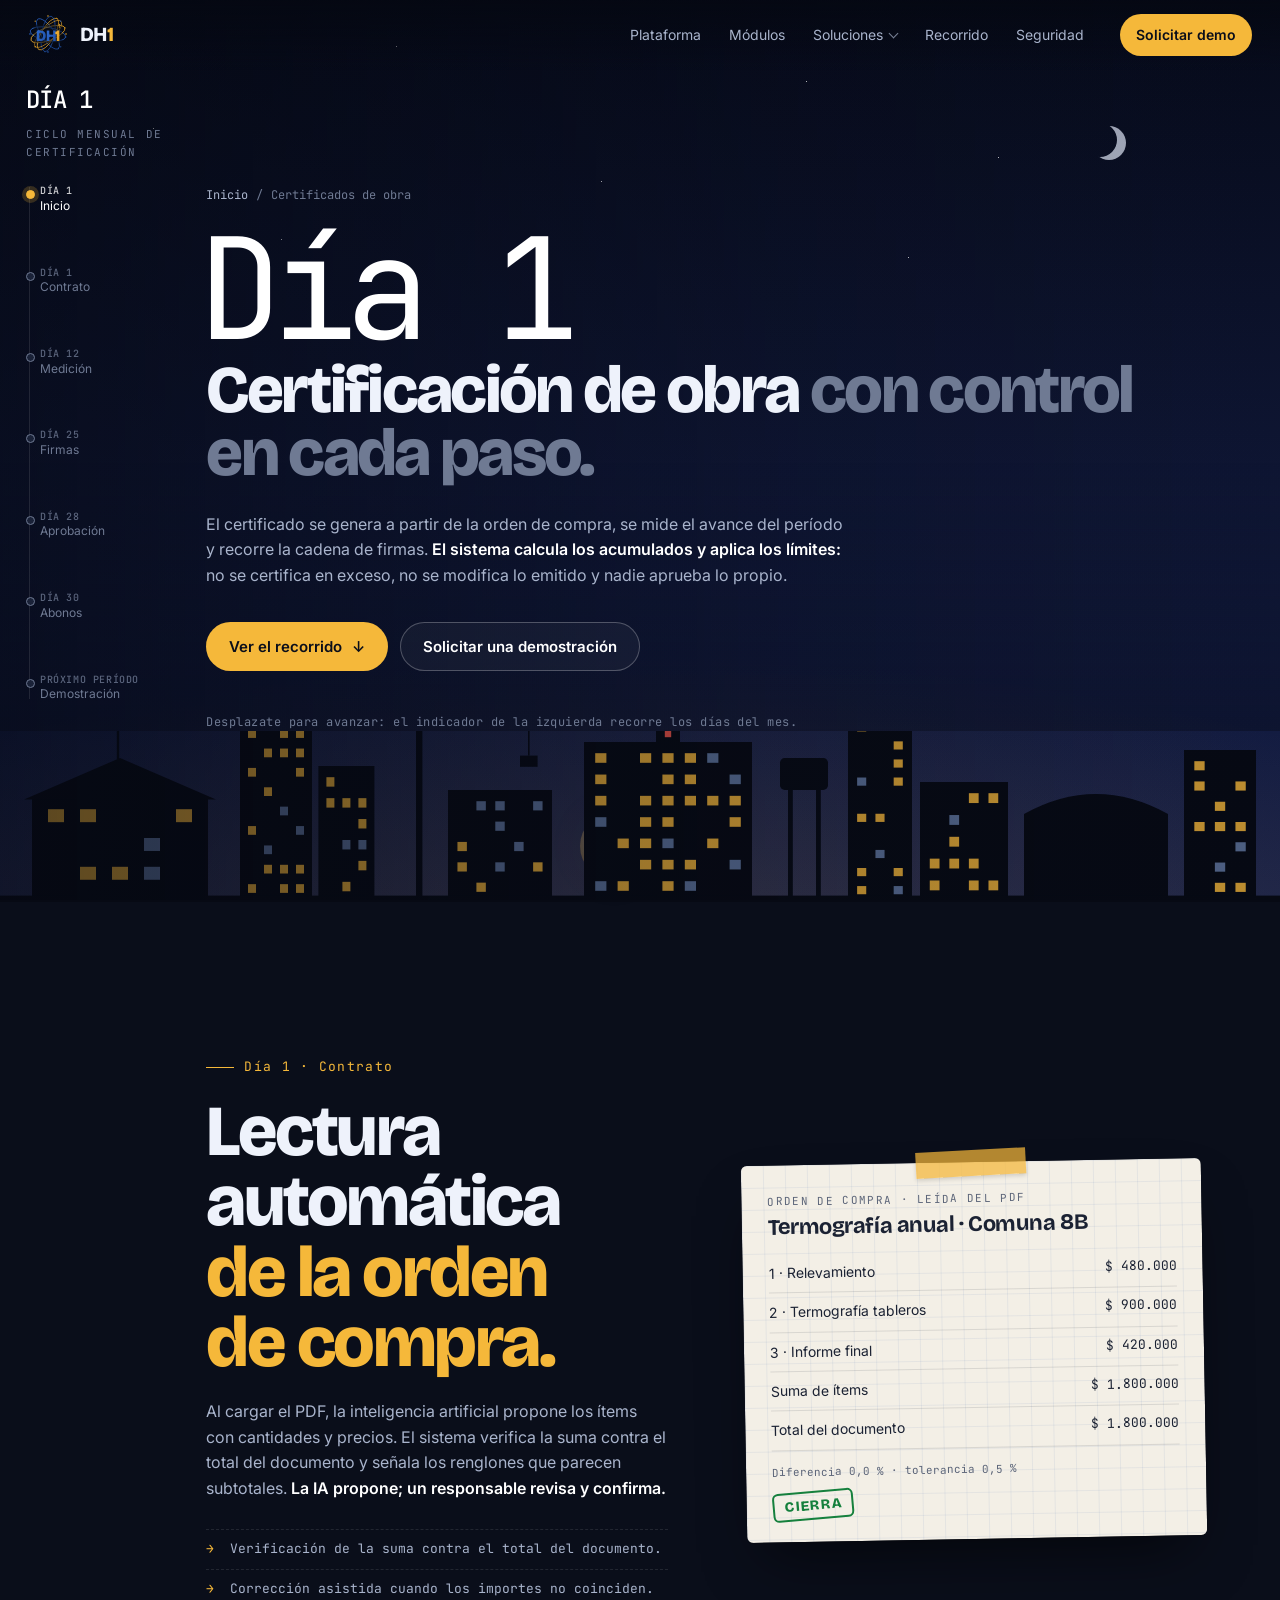
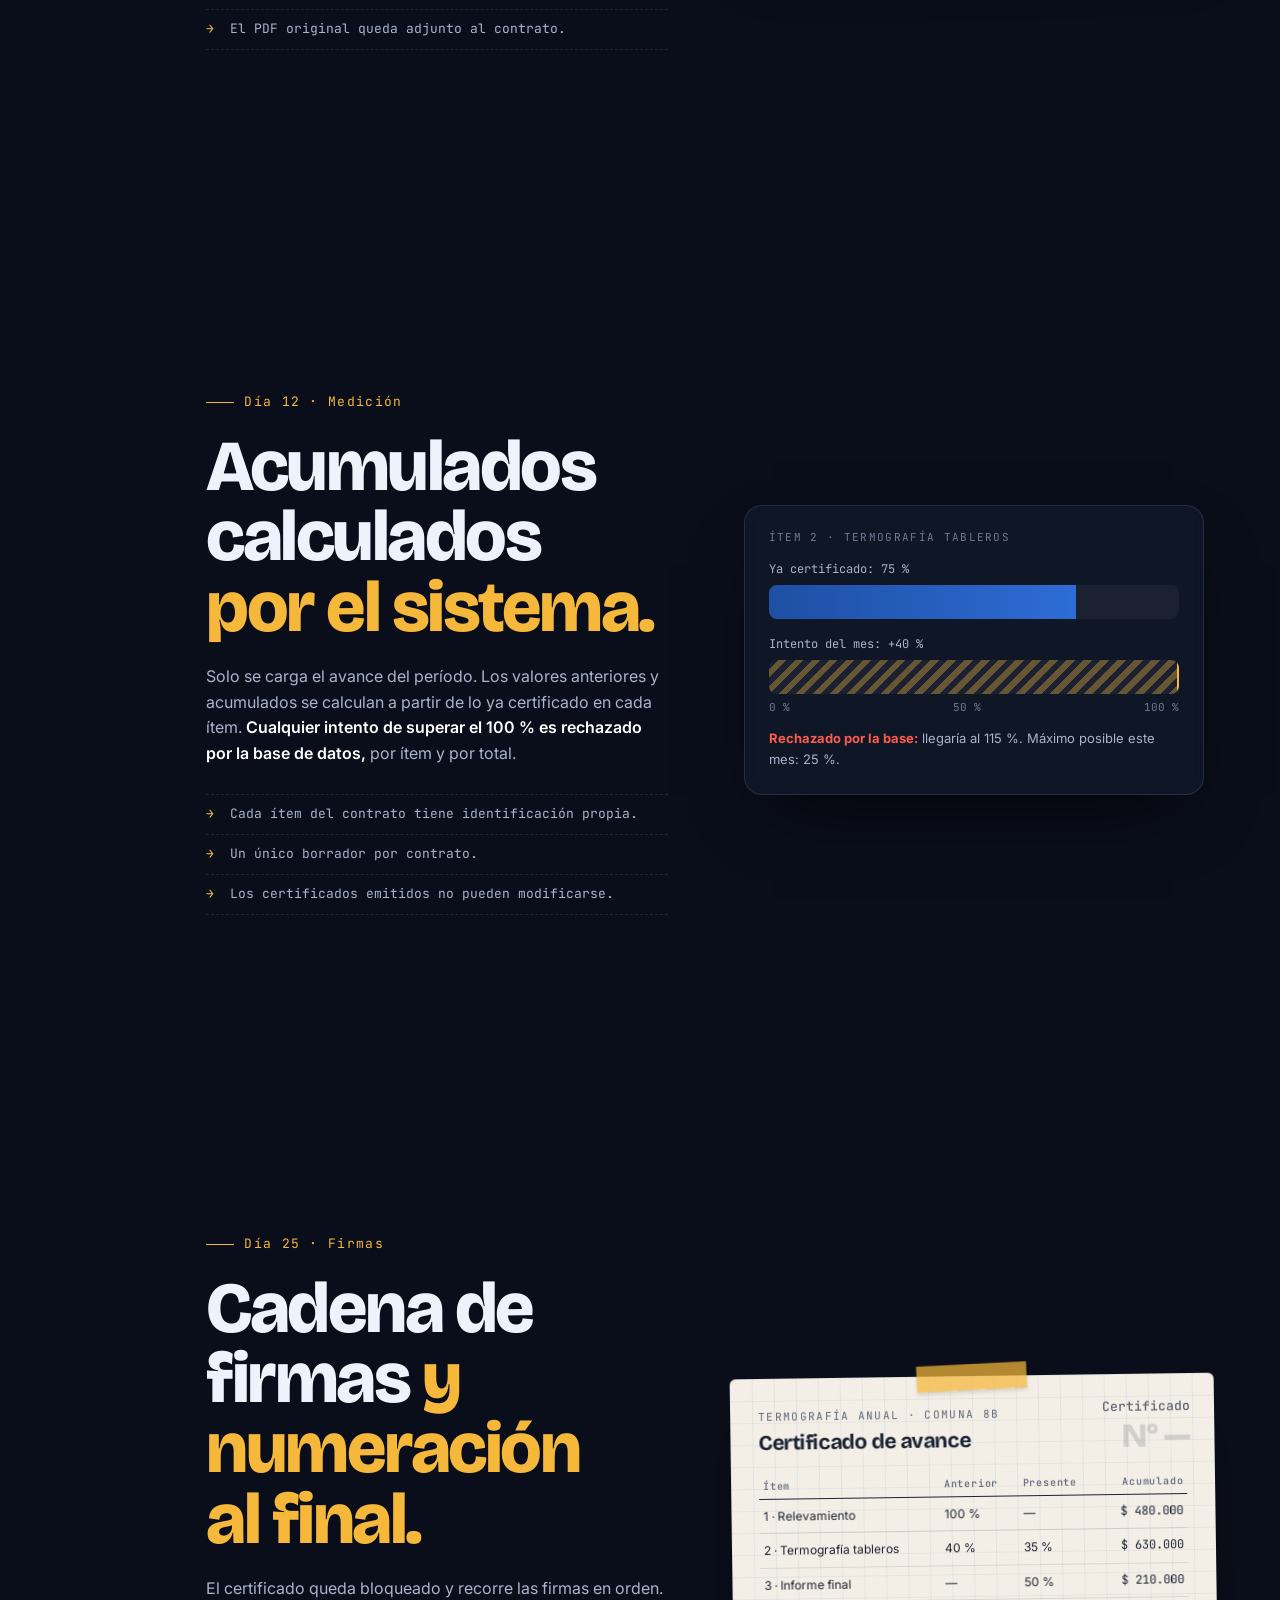
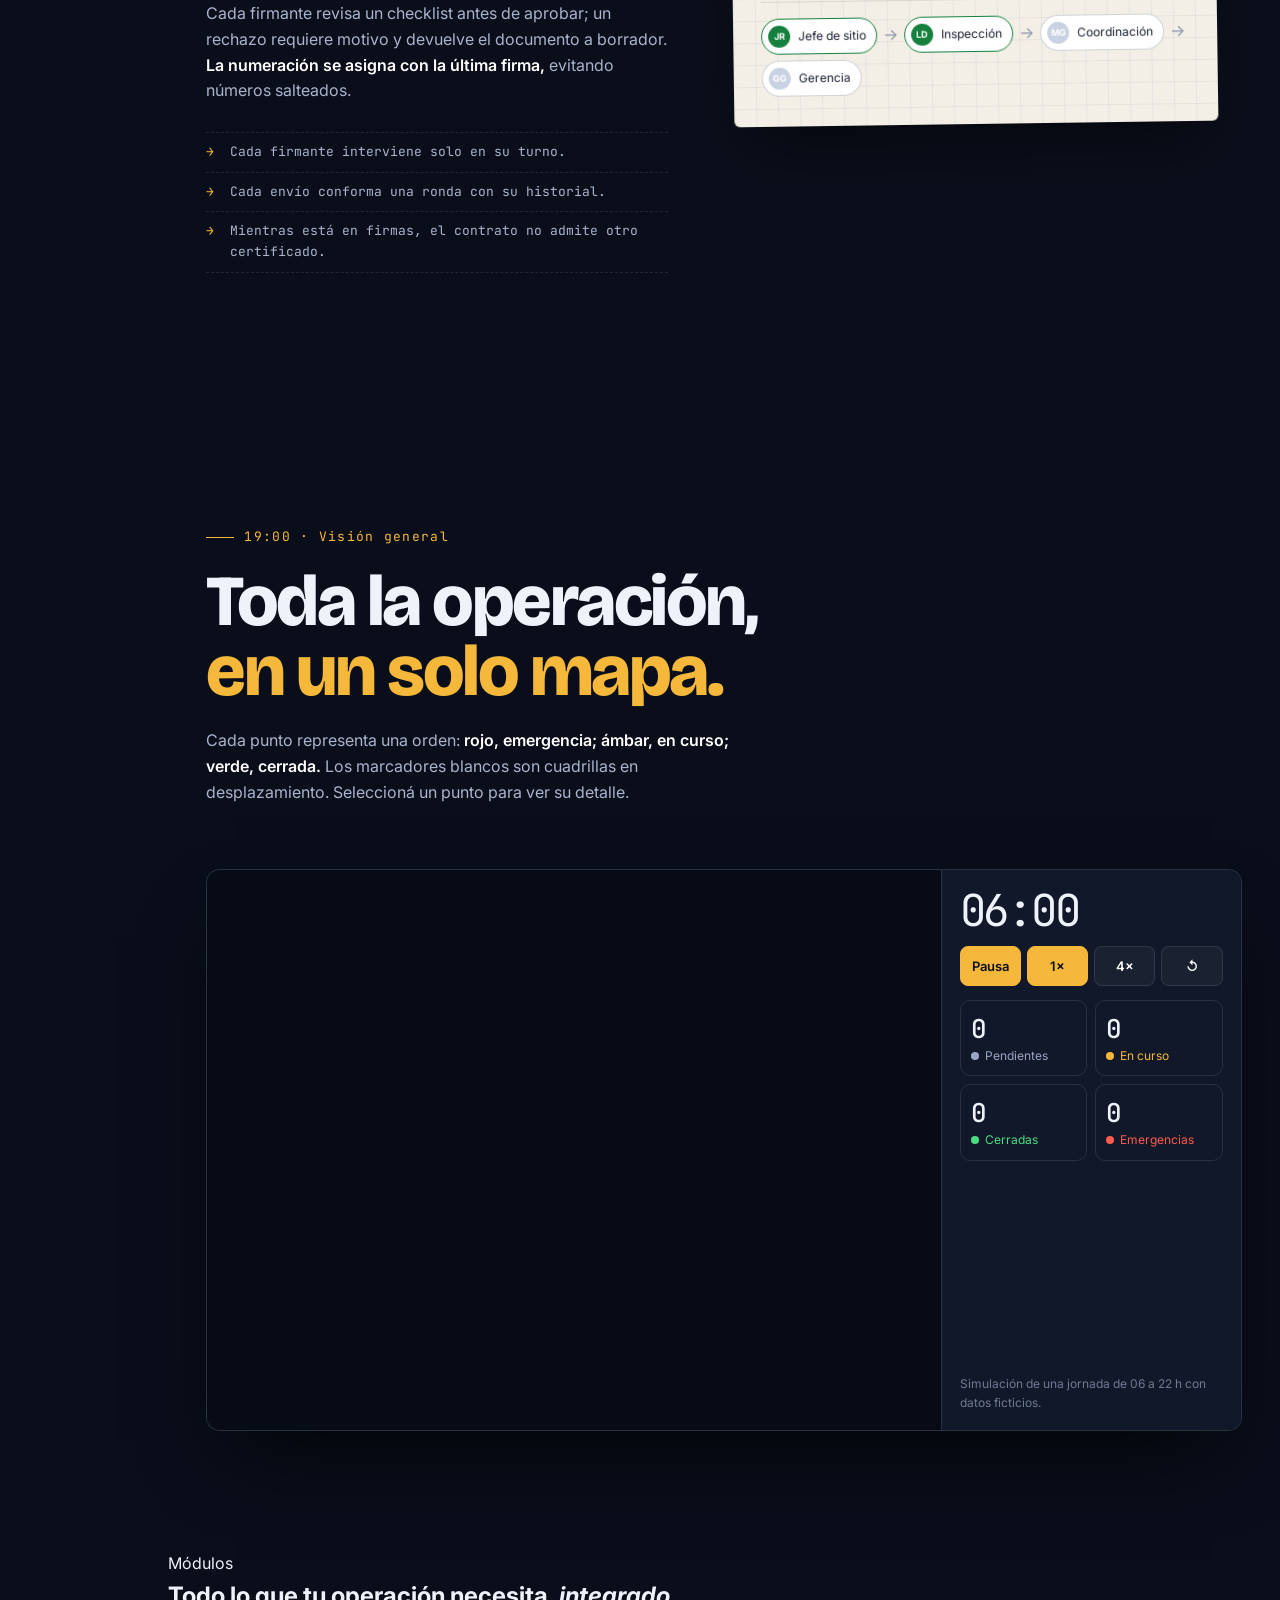
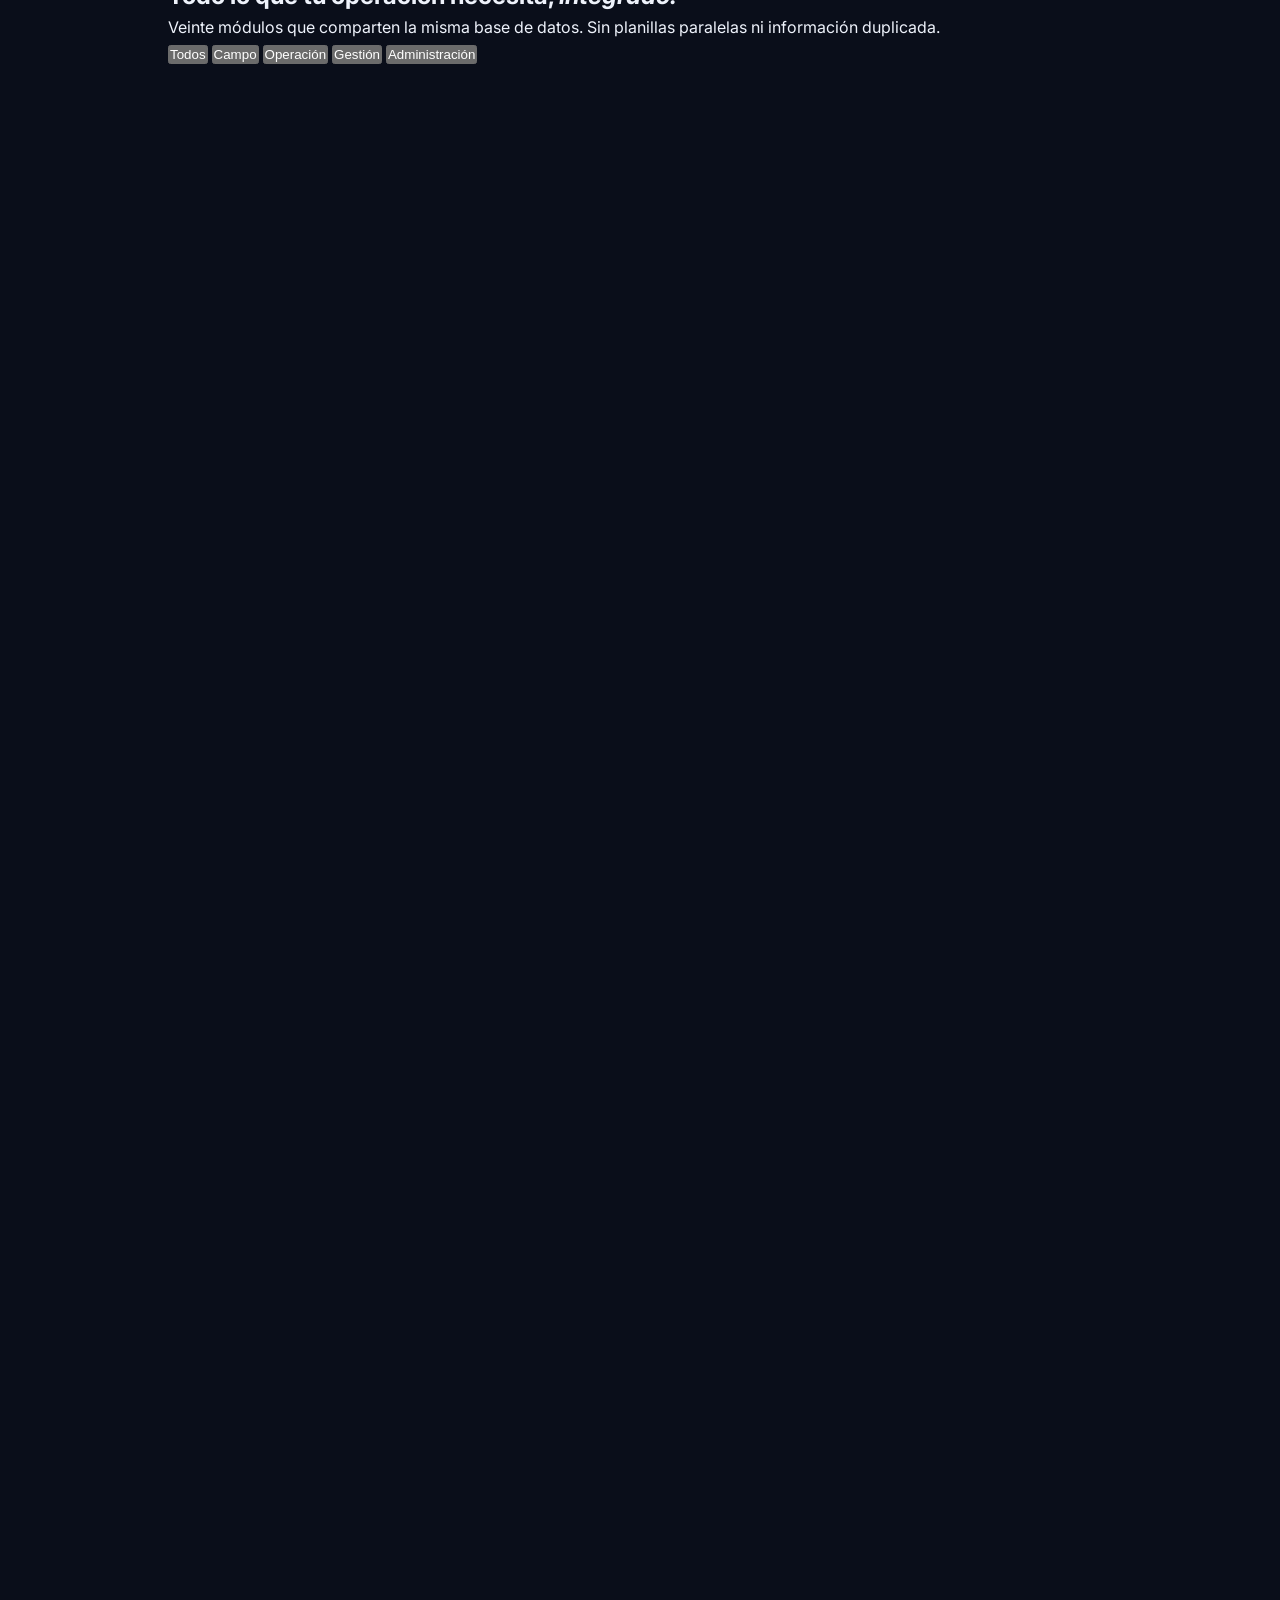
<file: certificados-de-obra/index.html>
<!DOCTYPE html>
<html lang="es">
<head>
<meta charset="UTF-8">
<meta name="viewport" content="width=device-width, initial-scale=1.0">
<title>Certificados de obra con cadena de firmas | DH1 Software</title>
<meta name="description" content="Certificados de avance de obra armados desde la orden de compra: la base calcula lo anterior y lo acumulado, no deja certificar de más, pasa por la cadena de firmas y recién al final toma número.">
<link rel="canonical" href="https://dh1software.com/certificados-de-obra/">
<meta name="robots" content="index, follow, max-image-preview:large">
<meta name="theme-color" content="#0a0e1a">
<meta name="color-scheme" content="dark">
<link rel="icon" href="/favicon.svg" type="image/svg+xml">
<link rel="icon" href="/favicon-32.png" type="image/png" sizes="32x32">
<link rel="apple-touch-icon" href="/apple-touch-icon.png">
<meta property="og:type" content="website">
<meta property="og:site_name" content="DH1 Software">
<meta property="og:locale" content="es_AR">
<meta property="og:url" content="https://dh1software.com/certificados-de-obra/">
<meta property="og:title" content="Certificados de obra con cadena de firmas | DH1 Software">
<meta property="og:description" content="Certificados de avance de obra armados desde la orden de compra: la base calcula lo anterior y lo acumulado, no deja certificar de más, pasa por la cadena de firmas y recién al final toma número.">
<meta property="og:image" content="https://dh1software.com/og-image.png">
<meta property="og:image:width" content="1200">
<meta property="og:image:height" content="630">
<meta name="twitter:card" content="summary_large_image">
<meta name="twitter:title" content="Certificados de obra con cadena de firmas | DH1 Software">
<meta name="twitter:description" content="Certificados de avance de obra armados desde la orden de compra: la base calcula lo anterior y lo acumulado, no deja certificar de más, pasa por la cadena de firmas y recién al final toma número.">
<meta name="twitter:image" content="https://dh1software.com/og-image.png">
<script type="application/ld+json">
{
  "@context": "https://schema.org",
  "@graph": [
    {
      "@type": "WebPage",
      "@id": "https://dh1software.com/certificados-de-obra/#pagina",
      "url": "https://dh1software.com/certificados-de-obra/",
      "name": "Certificados de obra con cadena de firmas | DH1 Software",
      "description": "Certificados de avance de obra armados desde la orden de compra: la base calcula lo anterior y lo acumulado, no deja certificar de más, pasa por la cadena de firmas y recién al final toma número.",
      "inLanguage": "es-AR",
      "isPartOf": {
        "@id": "https://dh1software.com/#web"
      },
      "publisher": {
        "@id": "https://dh1software.com/#org"
      }
    },
    {
      "@type": "BreadcrumbList",
      "itemListElement": [
        {
          "@type": "ListItem",
          "position": 1,
          "name": "Inicio",
          "item": "https://dh1software.com/"
        },
        {
          "@type": "ListItem",
          "position": 2,
          "name": "Certificados de obra",
          "item": "https://dh1software.com/certificados-de-obra/"
        }
      ]
    },
    {
      "@type": "FAQPage",
      "mainEntity": [
        {
          "@type": "Question",
          "name": "¿DH1 factura o cobra?",
          "acceptedAnswer": {
            "@type": "Answer",
            "text": "No. DH1 certifica el avance y controla la certificación. La facturación y el cobro los hace tu sistema contable."
          }
        },
        {
          "@type": "Question",
          "name": "¿Se puede certificar más de lo que dice el contrato?",
          "acceptedAnswer": {
            "@type": "Answer",
            "text": "No. La base de datos rechaza cualquier certificado que pase el 100 % de un ítem o del total del contrato."
          }
        },
        {
          "@type": "Question",
          "name": "¿Hay que cargar los ítems a mano?",
          "acceptedAnswer": {
            "@type": "Answer",
            "text": "No es necesario: al subir el PDF de la orden de compra, la IA propone los ítems y el sistema verifica que la suma coincida con el total. Un responsable revisa antes de guardar."
          }
        },
        {
          "@type": "Question",
          "name": "¿Qué pasa si alguien de la cadena rechaza?",
          "acceptedAnswer": {
            "@type": "Answer",
            "text": "Debe indicar el motivo. El certificado vuelve a borrador, se corrige y se reenvía como una nueva ronda; la anterior queda registrada."
          }
        },
        {
          "@type": "Question",
          "name": "¿Quién aprueba el certificado?",
          "acceptedAnswer": {
            "@type": "Answer",
            "text": "Una persona distinta de quien lo emitió y de quienes firmaron en la cadena."
          }
        }
      ]
    }
  ]
}
</script>
<link rel="preconnect" href="https://fonts.googleapis.com">
<link rel="preconnect" href="https://fonts.gstatic.com" crossorigin>
<link href="https://fonts.googleapis.com/css2?family=Bricolage+Grotesque:opsz,wght@12..96,300;12..96,400;12..96,500;12..96,600;12..96,700;12..96,800&family=Inter:wght@400;500;600&family=JetBrains+Mono:wght@400;500&display=swap" rel="stylesheet">
<link rel="stylesheet" href="/assets/dia.css">
</head>
<body>
<!-- Generado por herramientas/armar-paginas.cjs a partir de index.html. Editá el script, no este archivo. -->
<div class="cielo" aria-hidden="true"></div>
<div class="estrellas" aria-hidden="true"></div>
<div class="astro" aria-hidden="true"></div>
<div class="luna" aria-hidden="true"></div>
<div class="ciudad" aria-hidden="true">
  <svg viewBox="0 0 1600 300" preserveAspectRatio="xMidYMax slice" id="skyline">
    <g fill="currentColor">
      <!-- escuela con mástil -->
      <rect data-v="5x3" x="40" y="170" width="220" height="130"/><polygon points="30,172 150,120 270,172"/>
      <rect x="146" y="60" width="3" height="62"/><rect x="149" y="62" width="30" height="18" fill="#74ACDF" opacity=".55"/>
      <!-- edificios -->
      <rect data-v="4x9" x="300" y="70" width="90" height="230"/>
      <rect data-v="3x6" x="398" y="130" width="70" height="170"/>
      <!-- grúa -->
      <rect x="520" y="40" width="8" height="260"/><rect x="470" y="40" width="200" height="7"/><rect x="660" y="47" width="2" height="70"/><rect x="650" y="117" width="22" height="14"/>
      <circle class="grua-luz" cx="672" cy="40" r="4"/>
      <rect data-v="5x5" x="560" y="160" width="130" height="140"/>
      <!-- hospital -->
      <rect data-v="7x7" x="730" y="100" width="210" height="200"/><rect x="820" y="62" width="30" height="40"/>
      <rect x="831" y="70" width="8" height="24" fill="#ff5a4e" opacity=".75"/><rect x="823" y="78" width="24" height="8" fill="#ff5a4e" opacity=".75"/>
      <!-- tanque de agua y torre -->
      <rect x="975" y="120" width="60" height="40" rx="6"/><rect x="985" y="160" width="6" height="140"/><rect x="1020" y="160" width="6" height="140"/>
      <rect data-v="3x11" x="1060" y="40" width="80" height="260"/>
      <rect data-v="4x5" x="1150" y="150" width="110" height="150"/>
      <!-- galpón -->
      <path d="M1280 300 V190 Q1370 140 1460 190 V300 Z"/>
      <rect data-v="3x7" x="1480" y="110" width="90" height="190"/>
      <rect x="0" y="292" width="1600" height="8"/>
    </g>
    <g id="ventanas"></g>
  </svg>
</div>
<div class="velo" aria-hidden="true"></div>

<header class="nav">
  <a href="/" class="marca" aria-label="DH1 Software, inicio"><svg class="brand-svg-mark" viewBox="0 0 200 200" xmlns="http://www.w3.org/2000/svg" aria-hidden="true">
  <defs>
    <linearGradient id="nmB" x1="0" y1="0" x2="1" y2="1"><stop offset="0%" stop-color="#2e6cd6"/><stop offset="100%" stop-color="#1e4fa3"/></linearGradient>
    <linearGradient id="nmG" x1="0" y1="0" x2="1" y2="1"><stop offset="0%" stop-color="#f5b83a"/><stop offset="100%" stop-color="#d89215"/></linearGradient>
  </defs>
  <!-- Dense tangle: 6 ellipses at many angles (alternating blue/gold) -->
  <g fill="none" stroke-width="3.5" stroke-linecap="round">
    <ellipse cx="100" cy="100" rx="82" ry="30" stroke="url(#nmB)" transform="rotate(10 100 100)"/>
    <ellipse cx="100" cy="100" rx="82" ry="30" stroke="url(#nmG)" transform="rotate(-20 100 100)"/>
    <ellipse cx="100" cy="100" rx="82" ry="30" stroke="url(#nmB)" transform="rotate(55 100 100)" opacity="0.9"/>
    <ellipse cx="100" cy="100" rx="82" ry="30" stroke="url(#nmG)" transform="rotate(-60 100 100)" opacity="0.9"/>
    <ellipse cx="100" cy="100" rx="82" ry="30" stroke="url(#nmB)" transform="rotate(100 100 100)" opacity="0.75"/>
    <ellipse cx="100" cy="100" rx="82" ry="30" stroke="url(#nmG)" transform="rotate(135 100 100)" opacity="0.75"/>
  </g>
  <!-- Scattered connection nodes like original -->
  <g>
    <circle cx="100" cy="18" r="3.5" fill="url(#nmG)"/>
    <circle cx="100" cy="182" r="3.5" fill="url(#nmB)"/>
    <circle cx="18" cy="100" r="3.5" fill="url(#nmB)"/>
    <circle cx="182" cy="100" r="3.5" fill="url(#nmG)"/>
    <circle cx="42" cy="42" r="2.8" fill="url(#nmG)"/>
    <circle cx="158" cy="158" r="2.8" fill="url(#nmB)"/>
    <circle cx="158" cy="42" r="2.8" fill="url(#nmB)"/>
    <circle cx="42" cy="158" r="2.8" fill="url(#nmG)"/>
  </g>
  <!-- Solid backing so letters stand out clearly from the tangle (subtle, ink-colored) -->
  <rect x="38" y="58" width="124" height="84" fill="#0a0e1a" opacity="0.55" rx="4"/>
  <!-- BIG BOLD DH1 — the heart of the logo -->
  <g font-family="'Bricolage Grotesque', 'Inter', sans-serif" font-weight="800" letter-spacing="-0.06em">
    <text x="46" y="134" font-size="72" fill="url(#nmB)">D</text>
    <text x="90" y="134" font-size="72" fill="url(#nmB)">H</text>
    <text x="134" y="134" font-size="72" fill="url(#nmG)">1</text>
  </g>
  <!-- Growth arrow above the 1 -->
  <path d="M 152 72 L 152 56 L 145 63 M 152 56 L 159 63" stroke="url(#nmG)" stroke-width="3" fill="none" stroke-linecap="round" stroke-linejoin="round"/>
</svg><span>DH<b>1</b></span></a>
  <ul id="menu">
    <li><a href="/#plataforma">Plataforma</a></li>
    <li><a href="/#modulos">Módulos</a></li>
    <li class="sub"><a href="/#soluciones">Soluciones</a>
      <ul>
        <li><a href="/ordenes-de-trabajo-digitales/">Órdenes de trabajo digitales</a></li>
        <li><a href="/software-mantenimiento-preventivo/">Mantenimiento preventivo</a></li>
        <li><a href="/certificados-de-obra/" aria-current="page">Certificados de obra</a></li>
        <li><a href="/trabajo-sin-senal/">Operación sin conexión</a></li>
        <li><a href="/erp-constructoras/">Gestión de obras de mantenimiento</a></li>
      </ul>
    </li>
    <li><a href="/#recorrido">Recorrido</a></li>
    <li><a href="/#seguridad">Seguridad</a></li>
  </ul>
  <a href="#demo" class="pedir">Solicitar demo</a>
  <button class="menu-btn" id="menuBtn" aria-label="Abrir menú" aria-expanded="false" aria-controls="menu">
    <svg width="20" height="20" viewBox="0 0 24 24" fill="none" stroke="currentColor" stroke-width="2.2"><path d="M4 7h16M4 12h16M4 17h16"/></svg>
  </button>
</header>

<aside class="riel" aria-label="Ciclo mensual de certificación">
  <div class="hora etq" id="hora" aria-live="off">Día 1</div>
  <div class="dia">Ciclo mensual de certificación</div>
  <ol id="indice">
    <li><a href="#inicio"><b>Día 1</b>Inicio</a></li>
    <li><a href="#contrato"><b>Día 1</b>Contrato</a></li>
    <li><a href="#medicion"><b>Día 12</b>Medición</a></li>
    <li><a href="#certificado"><b>Día 25</b>Firmas</a></li>
    <li><a href="#aprobado"><b>Día 28</b>Aprobación</a></li>
    <li><a href="#abonos"><b>Día 30</b>Abonos</a></li>
    <li><a href="#demo"><b>Próximo período</b>Demostración</a></li>
    <li class="avance" aria-hidden="true"></li>
  </ol>
</aside>

<main>
  <section class="cap portada modulo" id="inicio" data-etq="Día 1">
    <div class="texto">
      <nav class="miga aparece" aria-label="Estás en"><a href="/">Inicio</a><span>/</span><span>Certificados de obra</span></nav>
      <div class="reloj-gigante aparece" aria-hidden="true">Día<span> </span>1</div>
      <h1 class="aparece">Certificación de obra <em>con control en cada paso.</em></h1>
      <p class="bajada aparece">El certificado se genera a partir de la orden de compra, se mide el avance del período y recorre la cadena de firmas. <strong>El sistema calcula los acumulados y aplica los límites:</strong> no se certifica en exceso, no se modifica lo emitido y nadie aprueba lo propio.</p>
      <div class="botones aparece">
        <a href="#contrato" class="btn prim">Ver el recorrido <span class="bajar">↓</span></a>
        <a href="#demo" class="btn sec">Solicitar una demostración</a>
      </div>
      <p class="nota aparece">Desplazate para avanzar: el indicador de la izquierda recorre los días del mes.</p>
    </div>
  </section>

  <section class="cap" id="contrato" data-etq="Día 1">
    <div class="texto aparece">
      <div class="marca-hora">Día 1 · Contrato</div>
      <h2>Lectura automática <em>de la orden de compra.</em></h2>
      <p class="bajada">Al cargar el PDF, la inteligencia artificial propone los ítems con cantidades y precios. El sistema verifica la suma contra el total del documento y señala los renglones que parecen subtotales. <strong>La IA propone; un responsable revisa y confirma.</strong></p>
      <ul class="libro">
        <li>Verificación de la suma contra el total del documento.</li>
        <li>Corrección asistida cuando los importes no coinciden.</li>
        <li>El PDF original queda adjunto al contrato.</li>
      </ul>
    </div>
    <div class="objeto aparece">
      <div class="hoja ficha gira-i">
        <span class="cinta" aria-hidden="true"></span>
        <div class="etq">Orden de compra · leída del PDF</div>
        <h3>Termografía anual · Comuna 8B</h3>
        <ul class="filas"><li class="escalon"><span>1 · Relevamiento</span><span>$ 480.000</span></li><li class="escalon"><span>2 · Termografía tableros</span><span>$ 900.000</span></li><li class="escalon"><span>3 · Informe final</span><span>$ 420.000</span></li><li class="escalon"><span>Suma de ítems</span><span>$ 1.800.000</span></li><li class="escalon"><span>Total del documento</span><span>$ 1.800.000</span></li></ul>
        <div class="pie-ficha">Diferencia 0,0 % · tolerancia 0,5 %</div>
        <span class="marca-tinta tinta-verde escalon">CIERRA</span>
      </div>
    </div>
  </section>

  <section class="cap" id="medicion" data-etq="Día 12">
    <div class="texto aparece">
      <div class="marca-hora">Día 12 · Medición</div>
      <h2>Acumulados calculados <em>por el sistema.</em></h2>
      <p class="bajada">Solo se carga el avance del período. Los valores anteriores y acumulados se calculan a partir de lo ya certificado en cada ítem. <strong>Cualquier intento de superar el 100 % es rechazado por la base de datos,</strong> por ítem y por total.</p>
      <ul class="libro">
        <li>Cada ítem del contrato tiene identificación propia.</li>
        <li>Un único borrador por contrato.</li>
        <li>Los certificados emitidos no pueden modificarse.</li>
      </ul>
    </div>
    <div class="objeto aparece">
      <div class="panel medidor">
        <div class="etq-panel">Ítem 2 · Termografía tableros</div>
        <p>Ya certificado: 75 %</p><div class="pista"><i class="real" style="--v:75%"></i></div><p>Intento del mes: +40 %</p><div class="pista"><i class="esperado" style="--v:100%"></i></div>
        <div class="eje"><span>0 %</span><span>50 %</span><span>100 %</span></div>
        <p class="escalon" style="margin-top:14px"><b style="color:var(--rojo)">Rechazado por la base:</b> llegaría al 115 %. Máximo posible este mes: 25 %.</p>
      </div>
    </div>
  </section>

  <section class="cap" id="certificado" data-etq="Día 25">
    <div class="texto aparece">
      <div class="marca-hora">Día 25 · Firmas</div>
      <h2>Cadena de firmas <em>y numeración al final.</em></h2>
      <p class="bajada">El certificado queda bloqueado y recorre las firmas en orden. Cada firmante revisa un checklist antes de aprobar; un rechazo requiere motivo y devuelve el documento a borrador. <strong>La numeración se asigna con la última firma,</strong> evitando números salteados.</p>
      <ul class="libro">
        <li>Cada firmante interviene solo en su turno.</li>
        <li>Cada envío conforma una ronda con su historial.</li>
        <li>Mientras está en firmas, el contrato no admite otro certificado.</li>
      </ul>
    </div>
    <div class="objeto aparece">
      <div class="hoja certificado" id="certObj">
        <span class="cinta" aria-hidden="true"></span>
        <div class="numero-cert" id="numCert">Certificado<b>N° —</b></div>
        <div class="etq">Termografía anual · Comuna 8B</div>
        <h3>Certificado de avance</h3>
        <table>
          <thead><tr><th>Ítem</th><th>Anterior</th><th>Presente</th><th>Acumulado</th></tr></thead>
          <tbody>
            <tr><td>1 · Relevamiento</td><td>100 %</td><td>—</td><td>$ 480.000</td></tr>
            <tr><td>2 · Termografía tableros</td><td>40 %</td><td>35 %</td><td>$ 630.000</td></tr>
            <tr><td>3 · Informe final</td><td>—</td><td>50 %</td><td>$ 210.000</td></tr>
          </tbody>
        </table>
        <div class="cadena" id="cadena">
          <span class="paso"><i>JR</i>Jefe de sitio</span><span class="flecha">→</span>
          <span class="paso"><i>LD</i>Inspección</span><span class="flecha">→</span>
          <span class="paso"><i>MG</i>Coordinación</span><span class="flecha">→</span>
          <span class="paso"><i>GG</i>Gerencia</span>
        </div>
      </div>
    </div>
  </section>

  <!-- 19:00 el día -->
  <section class="cap mapa-cap" id="el-dia" data-hora="19:00">
    <div class="texto aparece" style="max-width:900px">
      <div class="marca-hora">19:00 · Visión general</div>
      <h2>Toda la operación, <em>en un solo mapa.</em></h2>
      <p class="bajada">Cada punto representa una orden: <strong>rojo, emergencia; ámbar, en curso; verde, cerrada.</strong> Los marcadores blancos son cuadrillas en desplazamiento. Seleccioná un punto para ver su detalle.</p>
    </div>
    <div class="objeto aparece">
      <div class="pantalla mapa-marco">
        <div class="mapa-lienzo" id="mapa"><div class="mapa-ficha" id="mapaFicha"></div></div>
        <div class="mapa-panel">
          <div class="mapa-reloj" id="mapaReloj">06:00</div>
          <div class="mapa-ctrl">
            <button type="button" id="mapaPlay" aria-pressed="true">Pausa</button>
            <button type="button" data-vel="1" aria-pressed="true">1×</button>
            <button type="button" data-vel="4" aria-pressed="false">4×</button>
            <button type="button" id="mapaReiniciar">↺</button>
          </div>
          <div class="contadores">
            <div class="k-pend"><b id="kPend">0</b><span>Pendientes</span></div>
            <div class="k-curso"><b id="kCurso">0</b><span>En curso</span></div>
            <div class="k-cerr"><b id="kCerr">0</b><span>Cerradas</span></div>
            <div class="k-urg"><b id="kUrg">0</b><span>Emergencias</span></div>
          </div>
          <div class="mapa-log" id="mapaLog" aria-live="off"></div>
          <div class="mapa-leyenda">Simulación de una jornada de 06 a 22 h con datos ficticios.</div>
        </div>
      </div>
    </div>
  </section>
  </div>

  <!-- módulos -->
  <section class="bloque" id="modulos" aria-labelledby="tit-modulos">
    <div class="envoltura">
      <div class="cabecera aparece">
        <p class="sobre">Módulos</p>
        <h2 id="tit-modulos">Todo lo que tu operación necesita, <em>integrado.</em></h2>
        <p class="intro">Veinte módulos que comparten la misma base de datos. Sin planillas paralelas ni información duplicada.</p>
      </div>
      <div class="filtros aparece" role="group" aria-label="Filtrar módulos">
        <button type="button" data-f="todos" aria-pressed="true">Todos</button>
        <button type="button" data-f="campo" aria-pressed="false">Campo</button>
        <button type="button" data-f="operacion" aria-pressed="false">Operación</button>
        <button type="button" data-f="gestion" aria-pressed="false">Gestión</button>
        <button type="button" data-f="administracion" aria-pressed="false">Administración</button>
      </div>
      <div class="grilla-mod aparece" id="grillaMod">
        <article class="mod tilt" data-c="operacion" data-tilt="7"><div class="ico"><svg viewBox="0 0 24 24" aria-hidden="true"><rect x="5" y="4" width="14" height="17" rx="2"/><path d="M9 3h6v3H9zM9 13l2 2 4-4"/></svg></div><h3>Órdenes de trabajo</h3><p>Tablero por estado, plantillas, checklist, fotos, firma de conformidad y PDF de cada orden.</p><span class="cat">Operación</span></article>
        <article class="mod tilt" data-c="operacion" data-tilt="7"><div class="ico"><svg viewBox="0 0 24 24" aria-hidden="true"><rect x="3" y="5" width="18" height="16" rx="2"/><path d="M3 10h18M8 3v4M16 3v4M8 15h3M13 15h3"/></svg></div><h3>Mantenimiento preventivo</h3><p>Planes por equipo y frecuencia, rutinas estacionales y generación automática de órdenes.</p><span class="cat">Operación</span></article>
        <article class="mod tilt" data-c="operacion" data-tilt="7"><div class="ico"><svg viewBox="0 0 24 24" aria-hidden="true"><path d="M12 3 2 20h20L12 3z"/><path d="M12 10v4M12 17h.01"/></svg></div><h3>Emergencias</h3><p>Reporte inmediato, orden urgente automática y notificación en tiempo real a los responsables.</p><span class="cat">Operación</span></article>
        <article class="mod tilt" data-c="operacion" data-tilt="7"><div class="ico"><svg viewBox="0 0 24 24" aria-hidden="true"><path d="M12 21s7-6.2 7-11.5a7 7 0 1 0-14 0C5 14.8 12 21 12 21z"/><circle cx="12" cy="9.5" r="2.5"/></svg></div><h3>Mapa operativo</h3><p>Órdenes y establecimientos georreferenciados para planificar zonas y recorridos.</p><span class="cat">Operación</span></article>
        <article class="mod tilt" data-c="operacion" data-tilt="7"><div class="ico"><svg viewBox="0 0 24 24" aria-hidden="true"><circle cx="11" cy="11" r="6"/><path d="M20 20l-4.5-4.5M8.5 11h5"/></svg></div><h3>Inspecciones e informes</h3><p>Relevamientos con fotos, informes técnicos y planificación de intervenciones.</p><span class="cat">Operación</span></article>
        <article class="mod tilt" data-c="campo" data-tilt="7"><div class="ico"><svg viewBox="0 0 24 24" aria-hidden="true"><rect x="7" y="2" width="10" height="20" rx="2"/><path d="M11 18h2"/></svg></div><h3>Aplicación de campo</h3><p>Ejecución desde el teléfono con checklist, fotos comprimidas, firma y geolocalización.</p><span class="cat">Campo</span></article>
        <article class="mod tilt" data-c="campo" data-tilt="7"><div class="ico"><svg viewBox="0 0 24 24" aria-hidden="true"><path d="M2 8.5a15 15 0 0 1 20 0M5.5 12a10 10 0 0 1 13 0M9 15.5a5 5 0 0 1 6 0M12 19h.01M3 3l18 18"/></svg></div><h3>Operación sin conexión</h3><p>Cola local de cambios con sincronización automática, sin pérdidas ni duplicados.</p><span class="cat">Campo</span></article>
        <article class="mod tilt" data-c="campo" data-tilt="7"><div class="ico"><svg viewBox="0 0 24 24" aria-hidden="true"><circle cx="12" cy="12" r="9"/><path d="M12 7v5l3 2"/></svg></div><h3>Control de asistencia</h3><p>Fichaje por QR del establecimiento o tablet de cuadrilla, con hora y ubicación.</p><span class="cat">Campo</span></article>
        <article class="mod tilt" data-c="campo" data-tilt="7"><div class="ico"><svg viewBox="0 0 24 24" aria-hidden="true"><rect x="4" y="4" width="6" height="6"/><rect x="14" y="4" width="6" height="6"/><rect x="4" y="14" width="6" height="6"/><path d="M14 14h2v2h-2zM18 18h2v2h-2zM14 18h2M18 14h2"/></svg></div><h3>Portal por código QR</h3><p>Consulta y ejecución de órdenes desde el QR del lugar, sin necesidad de usuario.</p><span class="cat">Campo</span></article>
        <article class="mod tilt" data-c="gestion" data-tilt="7"><div class="ico"><svg viewBox="0 0 24 24" aria-hidden="true"><circle cx="12" cy="12" r="3"/><path d="M12 2v3M12 19v3M2 12h3M19 12h3M4.9 4.9l2.1 2.1M17 17l2.1 2.1M4.9 19.1 7 17M17 7l2.1-2.1"/></svg></div><h3>Activos y equipos</h3><p>Expediente técnico, QR por equipo, garantías y control de equipos fuera de servicio.</p><span class="cat">Gestión</span></article>
        <article class="mod tilt" data-c="gestion" data-tilt="7"><div class="ico"><svg viewBox="0 0 24 24" aria-hidden="true"><path d="M3 7l9-4 9 4-9 4-9-4z"/><path d="M3 7v10l9 4 9-4V7M12 11v10"/></svg></div><h3>Inventario y pañol</h3><p>Stock por depósito, mínimos, préstamo de herramientas y costo promedio ponderado.</p><span class="cat">Gestión</span></article>
        <article class="mod tilt" data-c="gestion" data-tilt="7"><div class="ico"><svg viewBox="0 0 24 24" aria-hidden="true"><path d="M3 4h2l2.5 11h11L21 7H7"/><circle cx="9" cy="19" r="1.5"/><circle cx="17" cy="19" r="1.5"/></svg></div><h3>Compras y aprobaciones</h3><p>Requerimientos, pedidos de compra automáticos y circuitos de aprobación por rol.</p><span class="cat">Gestión</span></article>
        <article class="mod tilt" data-c="gestion" data-tilt="7"><div class="ico"><svg viewBox="0 0 24 24" aria-hidden="true"><path d="M4 21V9l6-4 6 4v12M2 21h20M9 21v-5h2v5M16 11h4v10"/></svg></div><h3>Obras y proyectos</h3><p>Jefe de sitio, inspector y plazo por obra, con avance, materiales y alertas de atraso.</p><span class="cat">Gestión</span></article>
        <article class="mod tilt" data-c="gestion" data-tilt="7"><div class="ico"><svg viewBox="0 0 24 24" aria-hidden="true"><path d="M4 5h16v11H9l-5 4V5z"/><path d="M8 10h8"/></svg></div><h3>Comunicación interna</h3><p>Foro por categorías, menciones y notificaciones dentro de la plataforma.</p><span class="cat">Gestión</span></article>
        <article class="mod tilt" data-c="administracion" data-tilt="7"><div class="ico"><svg viewBox="0 0 24 24" aria-hidden="true"><rect x="5" y="3" width="14" height="18" rx="2"/><path d="M8 7h8M8 12h2M14 12h2M8 16h2M14 16h2"/></svg></div><h3>Presupuestos</h3><p>Presupuestos por rubro e importación directa desde planillas de cálculo.</p><span class="cat">Administración</span></article>
        <article class="mod tilt" data-c="administracion" data-tilt="7"><div class="ico"><svg viewBox="0 0 24 24" aria-hidden="true"><path d="M6 3h9l4 4v14H6z"/><path d="M14 3v5h5M9 13h6M9 17h4"/></svg></div><h3>Certificación de obra</h3><p>Certificados con cadena de firmas, control de saldos por ítem y abonos mensuales.</p><span class="cat">Administración</span></article>
        <article class="mod tilt" data-c="administracion" data-tilt="7"><div class="ico"><svg viewBox="0 0 24 24" aria-hidden="true"><path d="M4 20V10M10 20V4M16 20v-7M2 20h20"/></svg></div><h3>Facturación y finanzas</h3><p>Facturas, cobranzas y tablero financiero con montos a cobrar y certificados aprobados.</p><span class="cat">Administración</span></article>
        <article class="mod tilt" data-c="administracion" data-tilt="7"><div class="ico"><svg viewBox="0 0 24 24" aria-hidden="true"><circle cx="9" cy="8" r="3.5"/><path d="M2.5 20c.8-3.5 3.4-5 6.5-5s5.7 1.5 6.5 5"/><circle cx="17" cy="9" r="2.5"/><path d="M17 14c2.3 0 4 1.3 4.5 4"/></svg></div><h3>Recursos humanos</h3><p>Legajos digitales del personal, horas por orden y costo por persona.</p><span class="cat">Administración</span></article>
        <article class="mod tilt" data-c="administracion" data-tilt="7"><div class="ico"><svg viewBox="0 0 24 24" aria-hidden="true"><path d="M12 3l8 3v6c0 5-3.5 8-8 9-4.5-1-8-4-8-9V6l8-3z"/><path d="M9 12l2 2 4-4"/></svg></div><h3>Seguridad y auditoría</h3><p>Permisos por rol, registro de sesiones y control de cambios sensibles.</p><span class="cat">Administración</span></article>
        <article class="mod tilt" data-c="administracion" data-tilt="7"><div class="ico"><svg viewBox="0 0 24 24" aria-hidden="true"><path d="M12 15V3M7 8l5-5 5 5"/><path d="M4 15v4a2 2 0 0 0 2 2h12a2 2 0 0 0 2-2v-4"/></svg></div><h3>Importación de datos</h3><p>Carga inicial desde Excel y SAP de activos, obras, establecimientos y personal.</p><span class="cat">Administración</span></article>
      </div>
    </div>
  </section>

  <section class="cap" id="aprobado" data-etq="Día 28">
    <div class="texto aparece">
      <div class="marca-hora">Día 28 · Aprobación</div>
      <h2>Aprobación independiente <em>y auditada.</em></h2>
      <p class="bajada">Quien emitió el certificado o firmó en la cadena no puede aprobarlo. Una vez aprobado, se emite en PDF con todas las firmas y <strong>el registro de auditoría documenta quién intervino y cuándo.</strong></p>
      <ul class="libro">
        <li>Los rechazos requieren motivo y vuelven a borrador.</li>
        <li>PDF con todas las firmas de la cadena y de gerencia.</li>
        <li>Auditoría de firmas por certificado.</li>
      </ul>
    </div>
    <div class="objeto aparece">
      <div class="panel linea"><ol><li class="escalon ok"><code>Día 24 · 17:02</code><b>Enviado a firmas</b><span>M. Gómez · ronda 1</span></li><li class="escalon ok"><code>Día 25 · 09:15</code><b>Firmó jefe de sitio</b><span>Checklist 6 de 6</span></li><li class="escalon no"><code>Día 25 · 11:40</code><b>Rechazó inspección</b><span>"Falta el informe del ítem 3"</span></li><li class="escalon ok"><code>Día 26 · 10:05</code><b>Reenviado · ronda 2</b><span>Con el informe adjunto</span></li><li class="escalon ok"><code>Día 27 · 16:20</code><b>Última firma: N° 47</b><span>Emitido</span></li><li class="escalon ok"><code>Día 28 · 12:00</code><b>Aprobado por gerencia</b><span>Aprobación independiente</span></li></ol></div>
    </div>
  </section>

  <section class="cap" id="abonos" data-etq="Día 30">
    <div class="texto aparece">
      <div class="marca-hora">Día 30 · Abonos</div>
      <h2>Generación masiva <em>de abonos mensuales.</em></h2>
      <p class="bajada">Los contratos de abono vigentes certifican la cuota del mes en una sola operación: el total dividido por los meses de vigencia, y <strong>el último mes completa el saldo.</strong> Ningún período se certifica dos veces.</p>
      <ul class="libro">
        <li>Procesamiento independiente por contrato.</li>
        <li>Solicitudes de certificado con circuito propio.</li>
        <li>DH1 certifica y controla; la facturación queda en tu sistema contable.</li>
      </ul>
    </div>
    <div class="objeto aparece">
      <div class="hoja ficha gira-d">
        <span class="cinta" aria-hidden="true"></span>
        <div class="etq">Abonos del mes · octubre</div>
        <h3>Certificados generados</h3>
        <ul class="filas"><li class="escalon"><span>Limpieza de campanas · 8A</span><span>1/12 · N° 48</span></li><li class="escalon"><span>Mantenimiento ascensores · 10B</span><span>7/12 · N° 49</span></li><li class="escalon"><span>Termomecánica · 8B</span><span>12/12 · saldo · N° 50</span></li><li class="escalon"><span>Desinfección · 10A</span><span>ya certificado</span></li><li class="escalon"><span>Matafuegos · 8A</span><span>3/6 · N° 51</span></li></ul>
        <div class="pie-ficha">4 nuevos · 1 salteado porque ya estaba</div>
        <span class="marca-tinta tinta-verde escalon">SIN REPETIDOS</span>
      </div>
    </div>
  </section>

  <section class="preguntas" id="preguntas" aria-labelledby="tit-preguntas">
    <div class="marca-hora aparece" style="font:13px var(--mono);letter-spacing:.1em;color:var(--ambar);margin-bottom:18px">Consultas</div>
    <h2 id="tit-preguntas" class="aparece">Preguntas <em>frecuentes.</em></h2>
    <div class="lista">
      <details class="hoja aparece" open><summary>¿DH1 factura o cobra?</summary><p>No. DH1 certifica el avance y controla la certificación. La facturación y el cobro los hace tu sistema contable.</p></details>
      <details class="hoja aparece"><summary>¿Se puede certificar más de lo que dice el contrato?</summary><p>No. La base de datos rechaza cualquier certificado que pase el 100 % de un ítem o del total del contrato.</p></details>
      <details class="hoja aparece"><summary>¿Hay que cargar los ítems a mano?</summary><p>No es necesario: al subir el PDF de la orden de compra, la IA propone los ítems y el sistema verifica que la suma coincida con el total. Un responsable revisa antes de guardar.</p></details>
      <details class="hoja aparece"><summary>¿Qué pasa si alguien de la cadena rechaza?</summary><p>Debe indicar el motivo. El certificado vuelve a borrador, se corrige y se reenvía como una nueva ronda; la anterior queda registrada.</p></details>
      <details class="hoja aparece"><summary>¿Quién aprueba el certificado?</summary><p>Una persona distinta de quien lo emitió y de quienes firmaron en la cadena.</p></details>
    </div>
  </section>

  <section class="cap final" id="demo" data-etq="Próximo período">
    <div class="texto aparece">
      <div class="marca-hora">Próximo período · Demostración</div>
      <h2>Conocé DH1 aplicado <em>a tu operación.</em></h2>
      <p class="bajada">Te mostramos la plataforma configurada con un caso similar al tuyo: tus establecimientos, tus equipos y tus obras. <strong>Sin compromiso, en una reunión breve.</strong></p>
      <ul class="libro">
        <li>Web, Android e iOS, con operación de campo sin conexión.</li>
        <li>Información aislada por empresa desde la base de datos.</li>
        <li><a href="/#recorrido">Ver el recorrido de una jornada completa →</a></li>
      </ul>
      <div class="otras"><a href="/ordenes-de-trabajo-digitales/">Órdenes de trabajo →</a><a href="/software-mantenimiento-preventivo/">Mantenimiento →</a><a href="/trabajo-sin-senal/">Operación sin conexión →</a><a href="/erp-constructoras/">Obras →</a></div>
    </div>
    <div class="objeto aparece">
      <div class="hoja form">
        <span class="cinta" aria-hidden="true"></span>
        <h3>Solicitar una demostración</h3>
        <p>Respondemos dentro del mismo día hábil.</p>
        <form class="demo-form" data-subject="Solicitud de demo — Certificados de obra — DH1 Software" novalidate>     <div class="df-grid">       <label><span>Nombre *</span><input name="nombre" required autocomplete="name"></label>       <label><span>Empresa *</span><input name="empresa" required autocomplete="organization"></label>       <label><span>Email *</span><input type="email" name="email" required autocomplete="email"></label>       <label><span>Teléfono</span><input type="tel" name="telefono" autocomplete="tel"></label>       <label class="df-full"><span>Rubro</span><input name="rubro" placeholder="Construcción, mantenimiento, servicios…"></label>       <label class="df-full"><span>Comentarios</span><textarea name="comentarios" rows="4" placeholder="Contanos brevemente qué querés resolver"></textarea></label>     </div>     <input type="checkbox" name="botcheck" class="df-hp" tabindex="-1" autocomplete="off" aria-hidden="true">     <div class="df-actions">       <button type="submit" class="btn-primary">Solicitar demo<svg width="16" height="16" viewBox="0 0 24 24" fill="none" stroke="currentColor" stroke-width="2.5" aria-hidden="true"><path d="M5 12h14M13 5l7 7-7 7"/></svg></button>       <p class="df-status" role="status" aria-live="polite"></p>     </div>   </form>
      </div>
    </div>
  </section>
</main>

<footer class="pie">
  <div class="pie-grid">
    <div><svg class="brand-svg-footer" style="width:230px;height:auto" viewBox="0 0 460 140" xmlns="http://www.w3.org/2000/svg" aria-label="DH1 Software">
  <defs>
    <linearGradient id="flB" x1="0" y1="0" x2="1" y2="1"><stop offset="0%" stop-color="#2e6cd6"/><stop offset="100%" stop-color="#1e4fa3"/></linearGradient>
    <linearGradient id="flG" x1="0" y1="0" x2="1" y2="1"><stop offset="0%" stop-color="#f5b83a"/><stop offset="100%" stop-color="#d89215"/></linearGradient>
    <linearGradient id="flW" x1="0" y1="0" x2="0" y2="1"><stop offset="0%" stop-color="#ffffff"/><stop offset="100%" stop-color="#c9d6ef"/></linearGradient>
  </defs>
  <!-- Mark -->
  <g transform="translate(5, 10) scale(0.6)">
    <g fill="none" stroke-width="3.5" stroke-linecap="round">
      <ellipse cx="100" cy="100" rx="82" ry="30" stroke="url(#flB)" transform="rotate(10 100 100)"/>
      <ellipse cx="100" cy="100" rx="82" ry="30" stroke="url(#flG)" transform="rotate(-20 100 100)"/>
      <ellipse cx="100" cy="100" rx="82" ry="30" stroke="url(#flB)" transform="rotate(55 100 100)" opacity="0.9"/>
      <ellipse cx="100" cy="100" rx="82" ry="30" stroke="url(#flG)" transform="rotate(-60 100 100)" opacity="0.9"/>
      <ellipse cx="100" cy="100" rx="82" ry="30" stroke="url(#flB)" transform="rotate(100 100 100)" opacity="0.75"/>
      <ellipse cx="100" cy="100" rx="82" ry="30" stroke="url(#flG)" transform="rotate(135 100 100)" opacity="0.75"/>
    </g>
    <g>
      <circle cx="100" cy="18" r="3.5" fill="url(#flG)"/>
      <circle cx="100" cy="182" r="3.5" fill="url(#flB)"/>
      <circle cx="18" cy="100" r="3.5" fill="url(#flB)"/>
      <circle cx="182" cy="100" r="3.5" fill="url(#flG)"/>
      <circle cx="42" cy="42" r="2.8" fill="url(#flG)"/>
      <circle cx="158" cy="158" r="2.8" fill="url(#flB)"/>
      <circle cx="158" cy="42" r="2.8" fill="url(#flB)"/>
      <circle cx="42" cy="158" r="2.8" fill="url(#flG)"/>
    </g>
    <rect x="38" y="58" width="124" height="84" fill="#141a2e" opacity="0.7" rx="4"/>
    <g font-family="'Bricolage Grotesque', 'Inter', sans-serif" font-weight="800" letter-spacing="-0.06em">
      <text x="46" y="134" font-size="72" fill="url(#flB)">D</text>
      <text x="90" y="134" font-size="72" fill="url(#flB)">H</text>
      <text x="134" y="134" font-size="72" fill="url(#flG)">1</text>
    </g>
    <path d="M 152 72 L 152 56 L 145 63 M 152 56 L 159 63" stroke="url(#flG)" stroke-width="3" fill="none" stroke-linecap="round" stroke-linejoin="round"/>
  </g>
  <!-- Wordmark -->
  <g font-family="'Bricolage Grotesque', 'Inter', sans-serif" transform="translate(135, 0)">
    <text x="0" y="78" font-size="66" font-weight="800" letter-spacing="-0.04em">
      <tspan fill="url(#flB)">DH</tspan><tspan fill="url(#flG)">1</tspan>
    </text>
    <text x="3" y="108" font-size="16" font-weight="500" letter-spacing="0.4em" fill="#8896b4">SOFTWARE</text>
  </g>
</svg><p>Plataforma de gestión de mantenimiento y obras: órdenes de trabajo, mantenimiento preventivo, inventario, compras y certificación, en la oficina y en el campo.</p></div>
    <div><h5>Plataforma</h5><ul><li><a href="/#plataforma">Niveles de control</a></li><li><a href="/#modulos">Módulos</a></li><li><a href="/#recorrido">Recorrido de una jornada</a></li><li><a href="/#seguridad">Seguridad</a></li><li><a href="/#preguntas">Preguntas frecuentes</a></li></ul></div>
    <div><h5>Soluciones</h5><ul><li><a href="/ordenes-de-trabajo-digitales/">Órdenes de trabajo digitales</a></li><li><a href="/software-mantenimiento-preventivo/">Mantenimiento preventivo</a></li><li><a href="/certificados-de-obra/">Certificados de obra</a></li><li><a href="/trabajo-sin-senal/">Operación sin conexión</a></li><li><a href="/erp-constructoras/">Gestión de obras de mantenimiento</a></li></ul></div>
    <div><h5>Contacto</h5><ul><li><a href="#demo">Solicitar una demostración</a></li><li><span style="color:var(--texto-3);font-size:14px">Buenos Aires, Argentina</span></li></ul></div>
  </div>
  <div class="abajo">
    <span>© 2026 DH1 Software</span>
    <span class="presencia">Presencia en
      <svg viewBox="0 0 60 40" role="img" aria-label="Argentina"><rect width="60" height="13.333" fill="#74ACDF"/><rect width="60" height="13.333" y="13.333" fill="#FFFFFF"/><rect width="60" height="13.333" y="26.666" fill="#74ACDF"/><circle cx="30" cy="20" r="3.2" fill="#F6B40E"/></svg>
      <svg viewBox="0 0 60 30" role="img" aria-label="Canadá"><rect width="15" height="30" fill="#D52B1E"/><rect width="30" height="30" x="15" fill="#FFFFFF"/><rect width="15" height="30" x="45" fill="#D52B1E"/><path d="M30 8 L31.5 11.5 L35 10 L33 13.5 L36 15 L32 16 L32.8 18.5 L30 17 L27.2 18.5 L28 16 L24 15 L27 13.5 L25 10 L28.5 11.5 Z" fill="#D52B1E"/></svg>
    </span>
    <span>v2.4</span>
  </div>
</footer>

<script src="/assets/demo-form.js" defer></script>
<script src="/assets/dia.js" defer></script>
</body>
</html>
</file>
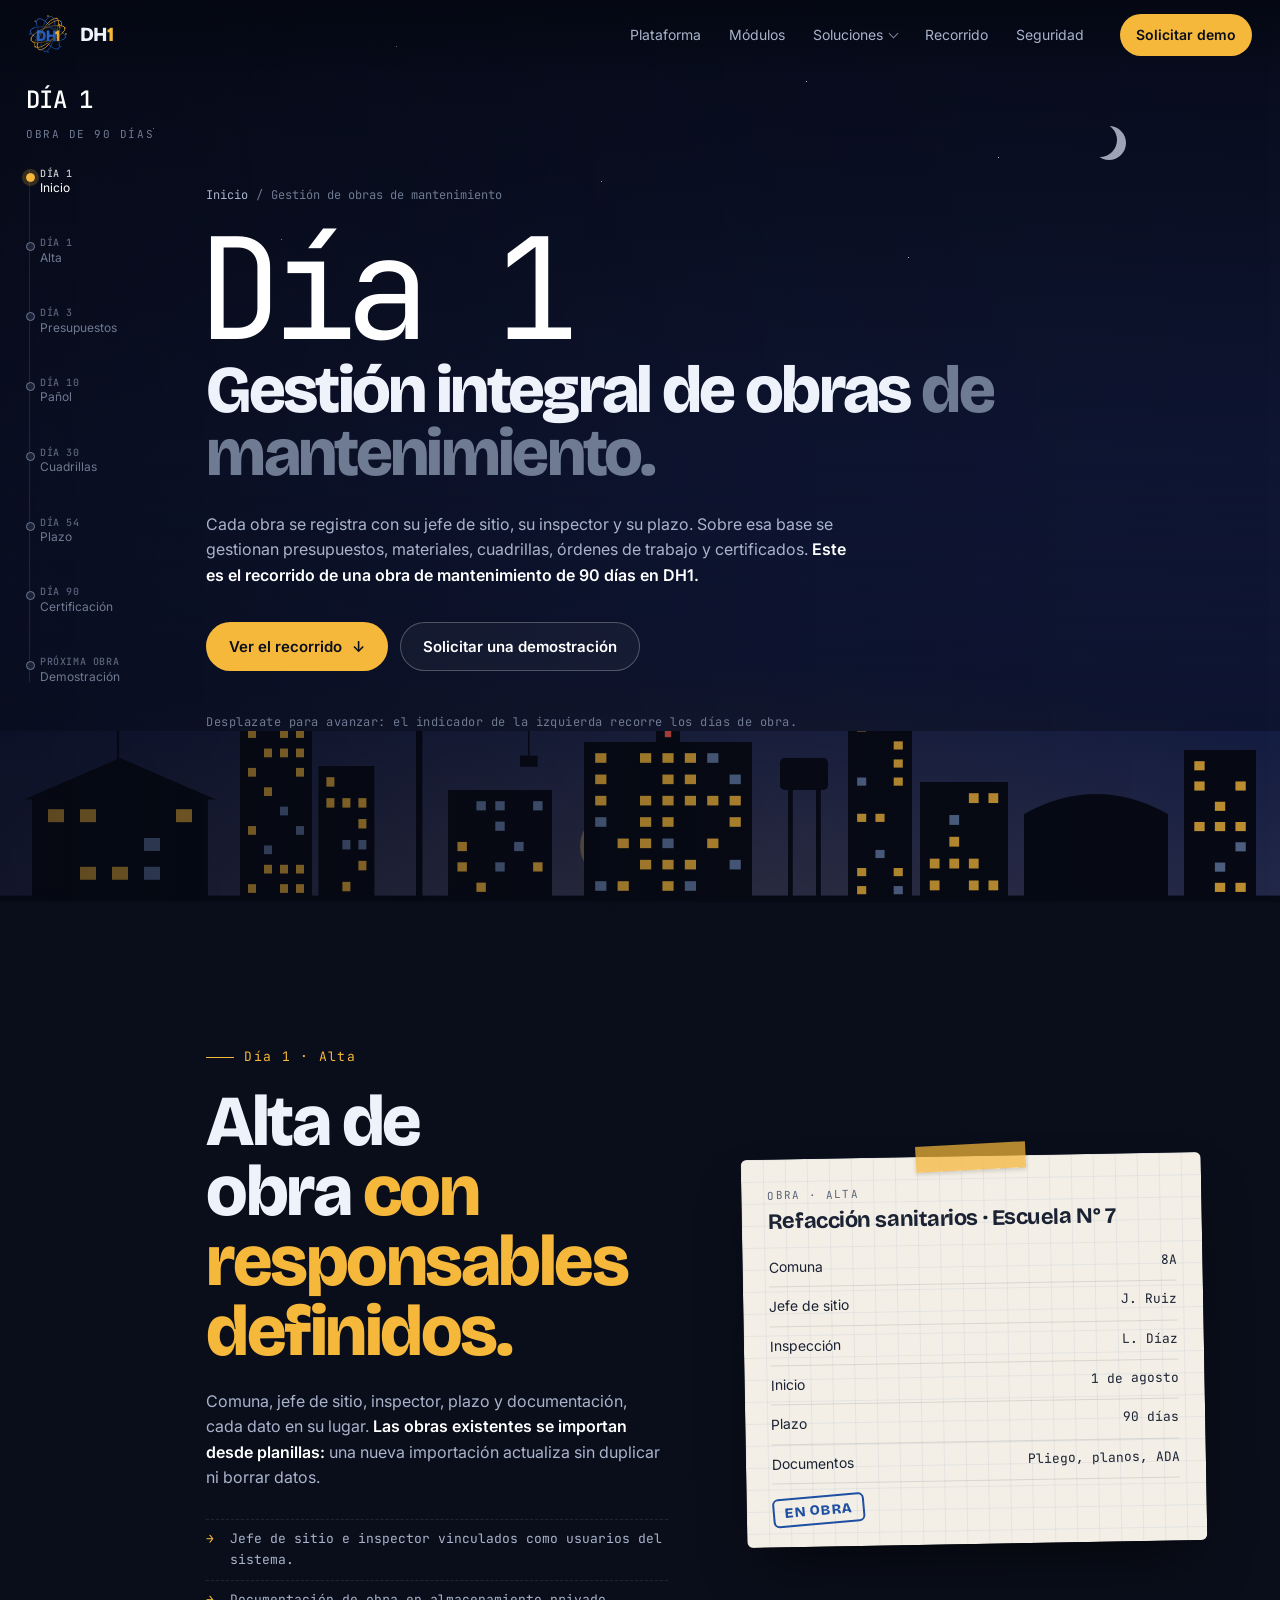
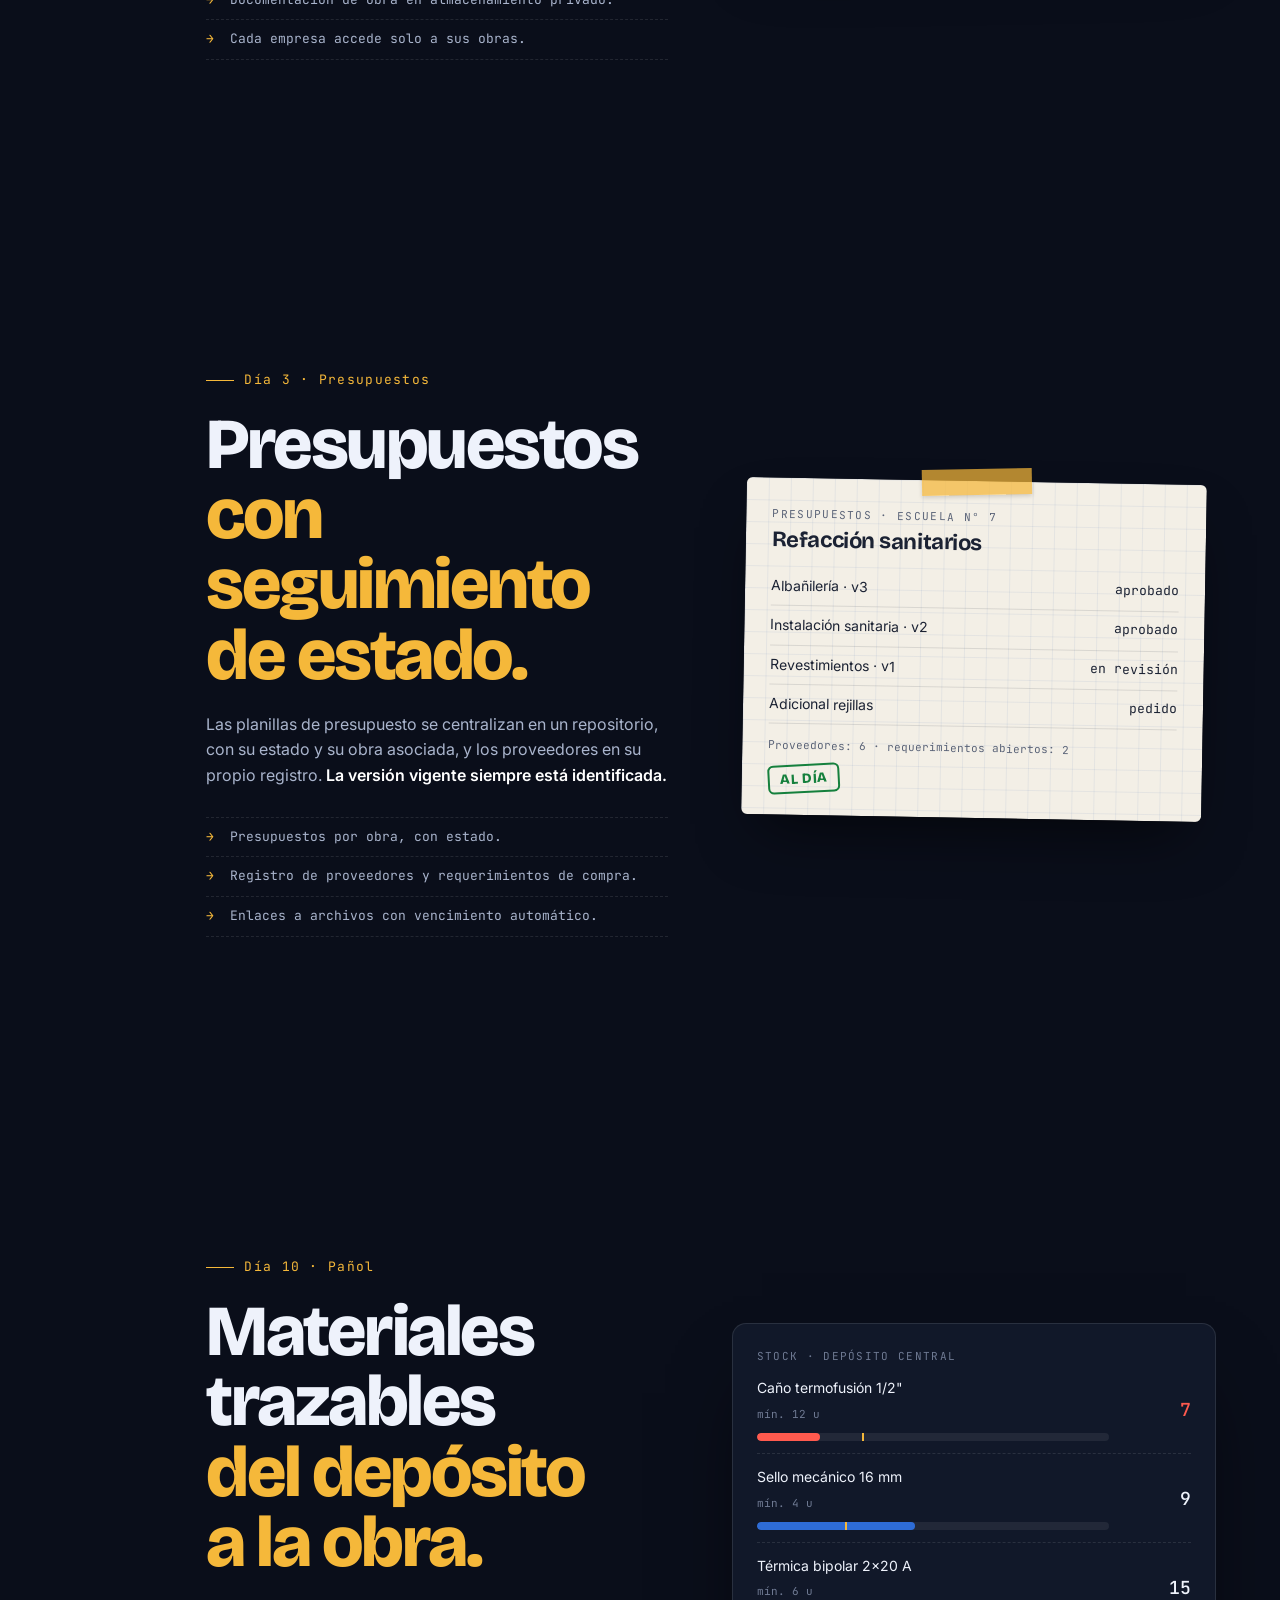
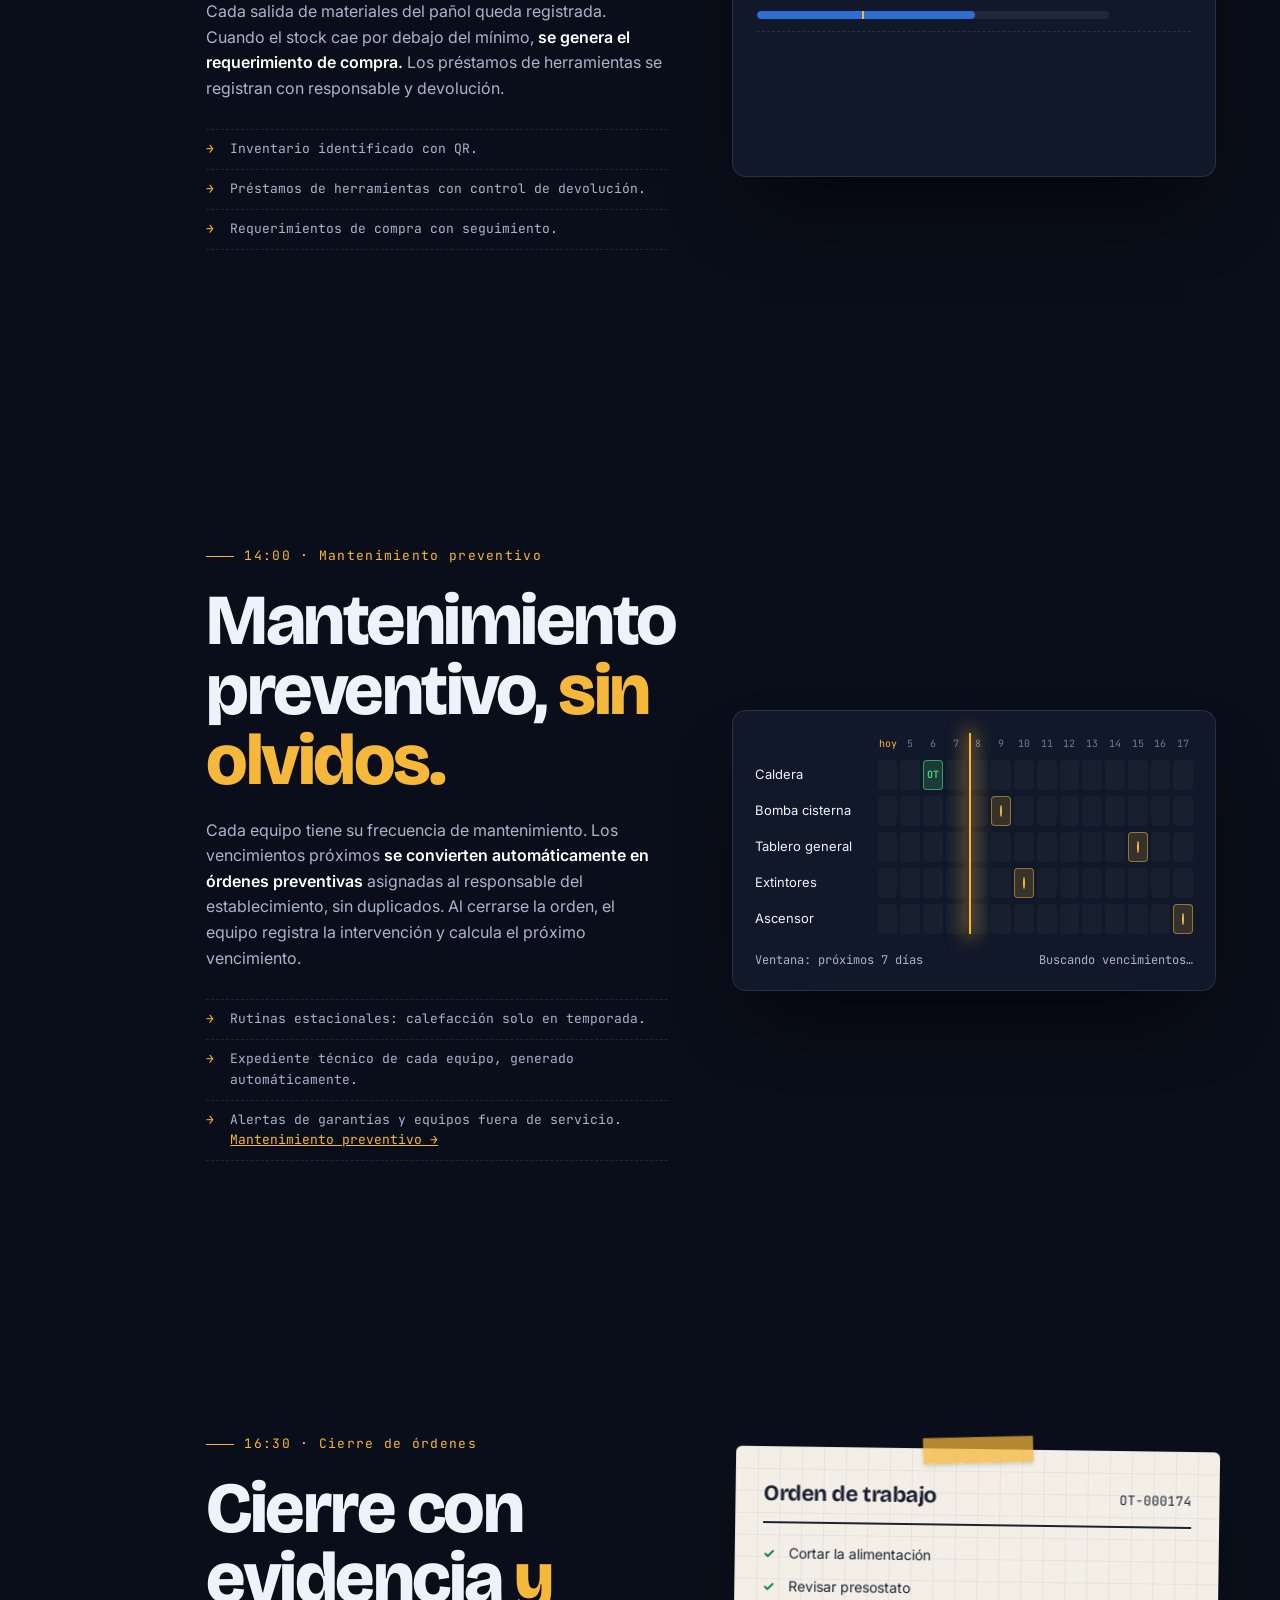
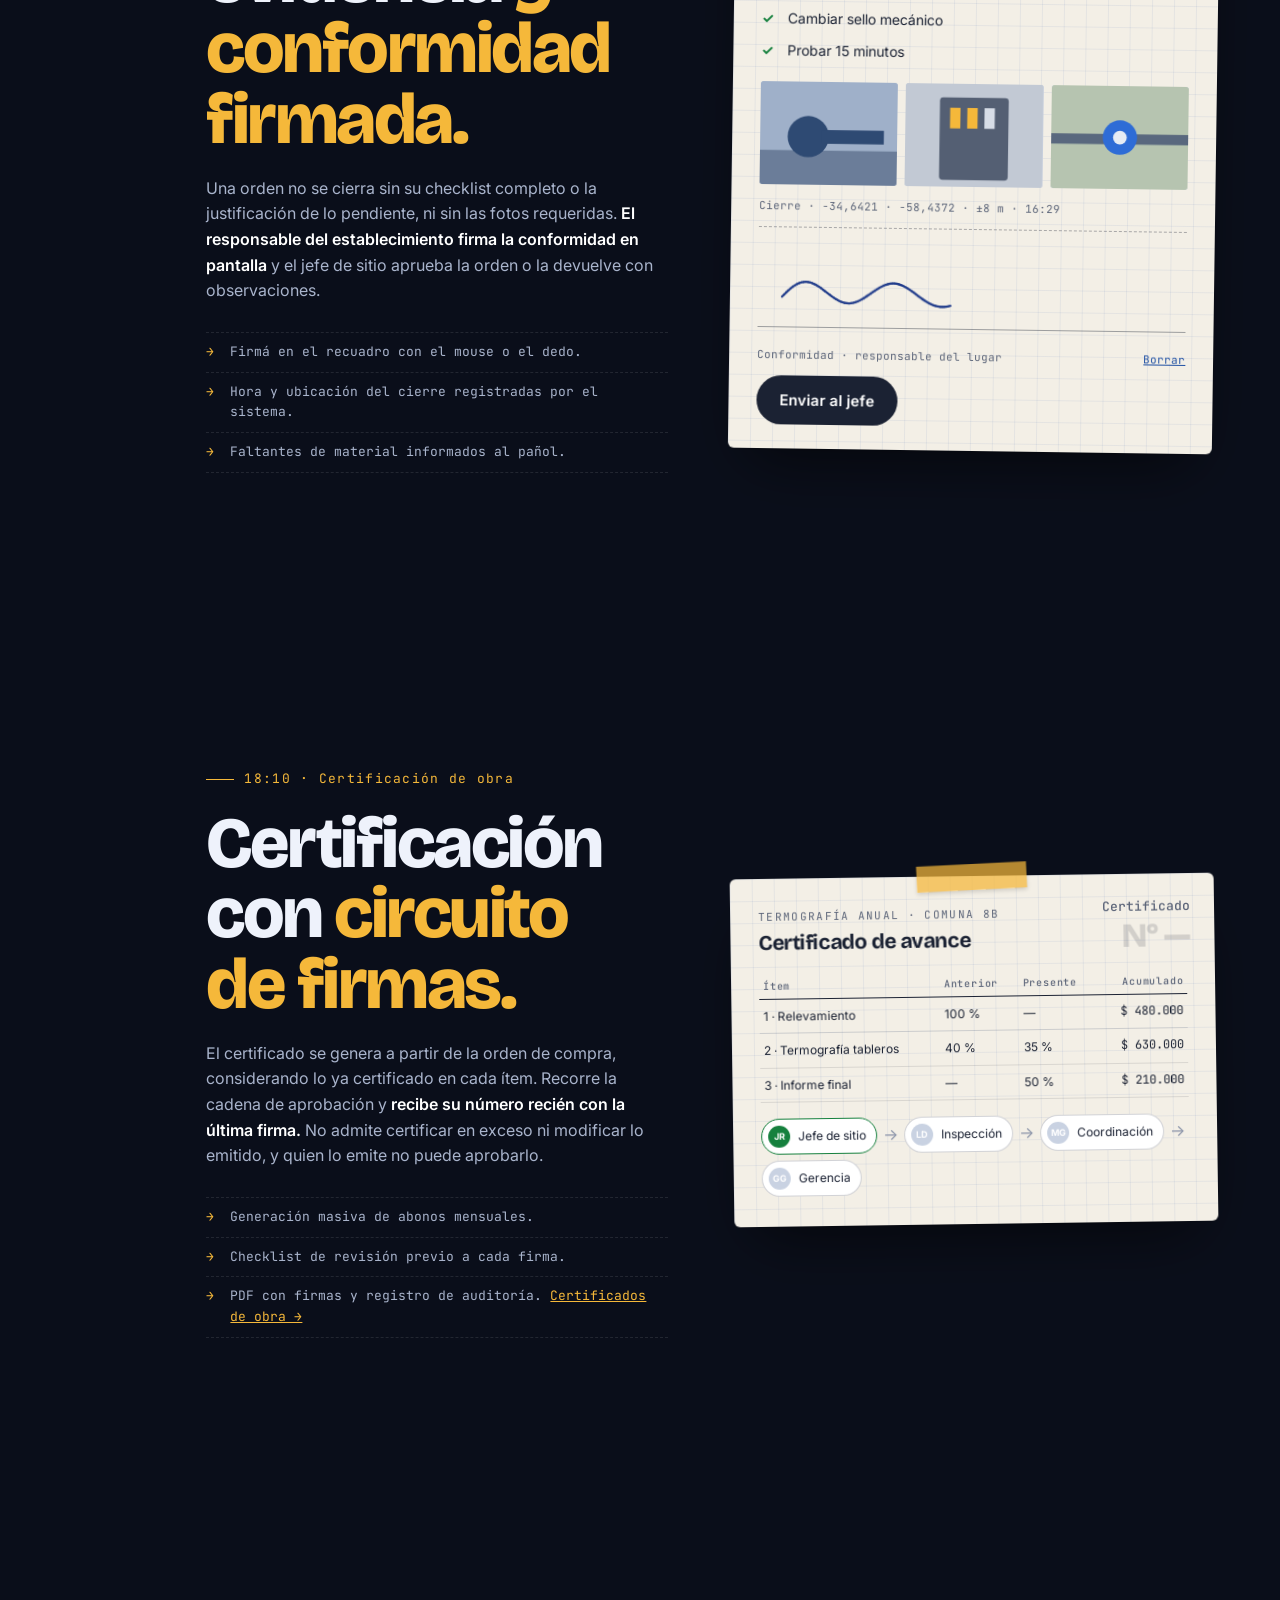
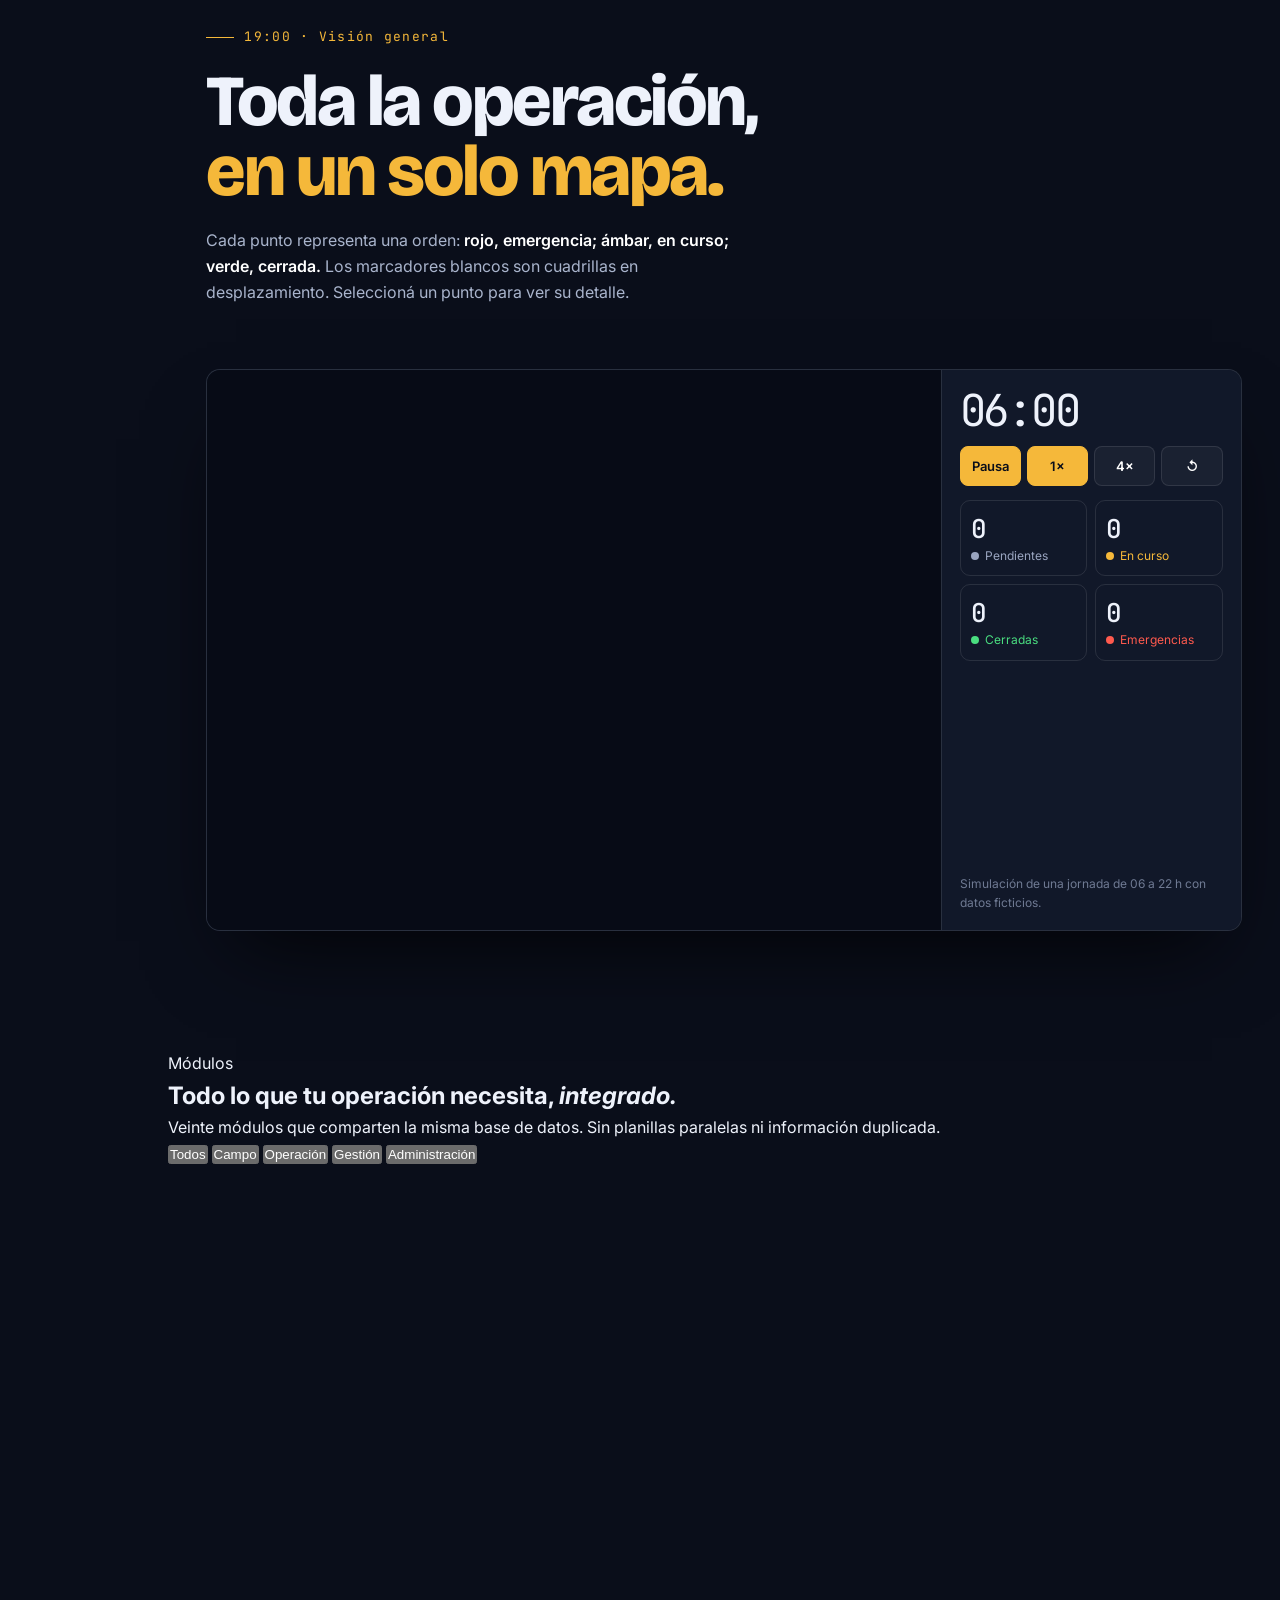
<file: erp-constructoras/index.html>
<!DOCTYPE html>
<html lang="es">
<head>
<meta charset="UTF-8">
<meta name="viewport" content="width=device-width, initial-scale=1.0">
<title>Gestión de obras de mantenimiento | DH1 Software</title>
<meta name="description" content="Software de gestión de obras de mantenimiento: obras con jefe de sitio, inspector y plazo, alerta de atraso, presupuestos, proveedores, pañol con QR del depósito a la obra, cuadrillas y certificación. Desarrollado en Argentina.">
<link rel="canonical" href="https://dh1software.com/erp-constructoras/">
<meta name="robots" content="index, follow, max-image-preview:large">
<meta name="theme-color" content="#0a0e1a">
<meta name="color-scheme" content="dark">
<link rel="icon" href="/favicon.svg" type="image/svg+xml">
<link rel="icon" href="/favicon-32.png" type="image/png" sizes="32x32">
<link rel="apple-touch-icon" href="/apple-touch-icon.png">
<meta property="og:type" content="website">
<meta property="og:site_name" content="DH1 Software">
<meta property="og:locale" content="es_AR">
<meta property="og:url" content="https://dh1software.com/erp-constructoras/">
<meta property="og:title" content="Gestión de obras de mantenimiento | DH1 Software">
<meta property="og:description" content="Software de gestión de obras de mantenimiento: obras con jefe de sitio, inspector y plazo, alerta de atraso, presupuestos, proveedores, pañol con QR del depósito a la obra, cuadrillas y certificación. Desarrollado en Argentina.">
<meta property="og:image" content="https://dh1software.com/og-image.png">
<meta property="og:image:width" content="1200">
<meta property="og:image:height" content="630">
<meta name="twitter:card" content="summary_large_image">
<meta name="twitter:title" content="Gestión de obras de mantenimiento | DH1 Software">
<meta name="twitter:description" content="Software de gestión de obras de mantenimiento: obras con jefe de sitio, inspector y plazo, alerta de atraso, presupuestos, proveedores, pañol con QR del depósito a la obra, cuadrillas y certificación. Desarrollado en Argentina.">
<meta name="twitter:image" content="https://dh1software.com/og-image.png">
<script type="application/ld+json">
{
  "@context": "https://schema.org",
  "@graph": [
    {
      "@type": "WebPage",
      "@id": "https://dh1software.com/erp-constructoras/#pagina",
      "url": "https://dh1software.com/erp-constructoras/",
      "name": "Gestión de obras de mantenimiento | DH1 Software",
      "description": "Software de gestión de obras de mantenimiento: obras con jefe de sitio, inspector y plazo, alerta de atraso, presupuestos, proveedores, pañol con QR del depósito a la obra, cuadrillas y certificación. Desarrollado en Argentina.",
      "inLanguage": "es-AR",
      "isPartOf": {
        "@id": "https://dh1software.com/#web"
      },
      "publisher": {
        "@id": "https://dh1software.com/#org"
      }
    },
    {
      "@type": "BreadcrumbList",
      "itemListElement": [
        {
          "@type": "ListItem",
          "position": 1,
          "name": "Inicio",
          "item": "https://dh1software.com/"
        },
        {
          "@type": "ListItem",
          "position": 2,
          "name": "Gestión de obras de mantenimiento",
          "item": "https://dh1software.com/erp-constructoras/"
        }
      ]
    },
    {
      "@type": "FAQPage",
      "mainEntity": [
        {
          "@type": "Question",
          "name": "¿DH1 sirve para una empresa pequeña?",
          "acceptedAnswer": {
            "@type": "Answer",
            "text": "Sí. Está pensado para empresas que gestionan varias obras en simultáneo con equipos reducidos. La implementación comienza por los módulos de mayor impacto y luego se incorporan los demás."
          }
        },
        {
          "@type": "Question",
          "name": "¿Se puede usar desde el teléfono en la obra?",
          "acceptedAnswer": {
            "@type": "Answer",
            "text": "Sí. DH1 funciona en teléfonos y tablets, de modo que capataces y encargados registran avances, movimientos de materiales y órdenes de trabajo desde el lugar."
          }
        },
        {
          "@type": "Question",
          "name": "¿Cuánto tarda la implementación?",
          "acceptedAnswer": {
            "@type": "Answer",
            "text": "Días, no meses. El proceso tiene cuatro etapas: diagnóstico, configuración según la operación, capacitación por rol y puesta en marcha asistida durante la primera quincena."
          }
        },
        {
          "@type": "Question",
          "name": "¿Cuánto cuesta?",
          "acceptedAnswer": {
            "@type": "Answer",
            "text": "Depende de los módulos y de la cantidad de usuarios. Solicitá una demostración y preparamos una propuesta para tu caso."
          }
        }
      ]
    }
  ]
}
</script>
<link rel="preconnect" href="https://fonts.googleapis.com">
<link rel="preconnect" href="https://fonts.gstatic.com" crossorigin>
<link href="https://fonts.googleapis.com/css2?family=Bricolage+Grotesque:opsz,wght@12..96,300;12..96,400;12..96,500;12..96,600;12..96,700;12..96,800&family=Inter:wght@400;500;600&family=JetBrains+Mono:wght@400;500&display=swap" rel="stylesheet">
<link rel="stylesheet" href="/assets/dia.css">
</head>
<body>
<!-- Generado por herramientas/armar-paginas.cjs a partir de index.html. Editá el script, no este archivo. -->
<div class="cielo" aria-hidden="true"></div>
<div class="estrellas" aria-hidden="true"></div>
<div class="astro" aria-hidden="true"></div>
<div class="luna" aria-hidden="true"></div>
<div class="ciudad" aria-hidden="true">
  <svg viewBox="0 0 1600 300" preserveAspectRatio="xMidYMax slice" id="skyline">
    <g fill="currentColor">
      <!-- escuela con mástil -->
      <rect data-v="5x3" x="40" y="170" width="220" height="130"/><polygon points="30,172 150,120 270,172"/>
      <rect x="146" y="60" width="3" height="62"/><rect x="149" y="62" width="30" height="18" fill="#74ACDF" opacity=".55"/>
      <!-- edificios -->
      <rect data-v="4x9" x="300" y="70" width="90" height="230"/>
      <rect data-v="3x6" x="398" y="130" width="70" height="170"/>
      <!-- grúa -->
      <rect x="520" y="40" width="8" height="260"/><rect x="470" y="40" width="200" height="7"/><rect x="660" y="47" width="2" height="70"/><rect x="650" y="117" width="22" height="14"/>
      <circle class="grua-luz" cx="672" cy="40" r="4"/>
      <rect data-v="5x5" x="560" y="160" width="130" height="140"/>
      <!-- hospital -->
      <rect data-v="7x7" x="730" y="100" width="210" height="200"/><rect x="820" y="62" width="30" height="40"/>
      <rect x="831" y="70" width="8" height="24" fill="#ff5a4e" opacity=".75"/><rect x="823" y="78" width="24" height="8" fill="#ff5a4e" opacity=".75"/>
      <!-- tanque de agua y torre -->
      <rect x="975" y="120" width="60" height="40" rx="6"/><rect x="985" y="160" width="6" height="140"/><rect x="1020" y="160" width="6" height="140"/>
      <rect data-v="3x11" x="1060" y="40" width="80" height="260"/>
      <rect data-v="4x5" x="1150" y="150" width="110" height="150"/>
      <!-- galpón -->
      <path d="M1280 300 V190 Q1370 140 1460 190 V300 Z"/>
      <rect data-v="3x7" x="1480" y="110" width="90" height="190"/>
      <rect x="0" y="292" width="1600" height="8"/>
    </g>
    <g id="ventanas"></g>
  </svg>
</div>
<div class="velo" aria-hidden="true"></div>

<header class="nav">
  <a href="/" class="marca" aria-label="DH1 Software, inicio"><svg class="brand-svg-mark" viewBox="0 0 200 200" xmlns="http://www.w3.org/2000/svg" aria-hidden="true">
  <defs>
    <linearGradient id="nmB" x1="0" y1="0" x2="1" y2="1"><stop offset="0%" stop-color="#2e6cd6"/><stop offset="100%" stop-color="#1e4fa3"/></linearGradient>
    <linearGradient id="nmG" x1="0" y1="0" x2="1" y2="1"><stop offset="0%" stop-color="#f5b83a"/><stop offset="100%" stop-color="#d89215"/></linearGradient>
  </defs>
  <!-- Dense tangle: 6 ellipses at many angles (alternating blue/gold) -->
  <g fill="none" stroke-width="3.5" stroke-linecap="round">
    <ellipse cx="100" cy="100" rx="82" ry="30" stroke="url(#nmB)" transform="rotate(10 100 100)"/>
    <ellipse cx="100" cy="100" rx="82" ry="30" stroke="url(#nmG)" transform="rotate(-20 100 100)"/>
    <ellipse cx="100" cy="100" rx="82" ry="30" stroke="url(#nmB)" transform="rotate(55 100 100)" opacity="0.9"/>
    <ellipse cx="100" cy="100" rx="82" ry="30" stroke="url(#nmG)" transform="rotate(-60 100 100)" opacity="0.9"/>
    <ellipse cx="100" cy="100" rx="82" ry="30" stroke="url(#nmB)" transform="rotate(100 100 100)" opacity="0.75"/>
    <ellipse cx="100" cy="100" rx="82" ry="30" stroke="url(#nmG)" transform="rotate(135 100 100)" opacity="0.75"/>
  </g>
  <!-- Scattered connection nodes like original -->
  <g>
    <circle cx="100" cy="18" r="3.5" fill="url(#nmG)"/>
    <circle cx="100" cy="182" r="3.5" fill="url(#nmB)"/>
    <circle cx="18" cy="100" r="3.5" fill="url(#nmB)"/>
    <circle cx="182" cy="100" r="3.5" fill="url(#nmG)"/>
    <circle cx="42" cy="42" r="2.8" fill="url(#nmG)"/>
    <circle cx="158" cy="158" r="2.8" fill="url(#nmB)"/>
    <circle cx="158" cy="42" r="2.8" fill="url(#nmB)"/>
    <circle cx="42" cy="158" r="2.8" fill="url(#nmG)"/>
  </g>
  <!-- Solid backing so letters stand out clearly from the tangle (subtle, ink-colored) -->
  <rect x="38" y="58" width="124" height="84" fill="#0a0e1a" opacity="0.55" rx="4"/>
  <!-- BIG BOLD DH1 — the heart of the logo -->
  <g font-family="'Bricolage Grotesque', 'Inter', sans-serif" font-weight="800" letter-spacing="-0.06em">
    <text x="46" y="134" font-size="72" fill="url(#nmB)">D</text>
    <text x="90" y="134" font-size="72" fill="url(#nmB)">H</text>
    <text x="134" y="134" font-size="72" fill="url(#nmG)">1</text>
  </g>
  <!-- Growth arrow above the 1 -->
  <path d="M 152 72 L 152 56 L 145 63 M 152 56 L 159 63" stroke="url(#nmG)" stroke-width="3" fill="none" stroke-linecap="round" stroke-linejoin="round"/>
</svg><span>DH<b>1</b></span></a>
  <ul id="menu">
    <li><a href="/#plataforma">Plataforma</a></li>
    <li><a href="/#modulos">Módulos</a></li>
    <li class="sub"><a href="/#soluciones">Soluciones</a>
      <ul>
        <li><a href="/ordenes-de-trabajo-digitales/">Órdenes de trabajo digitales</a></li>
        <li><a href="/software-mantenimiento-preventivo/">Mantenimiento preventivo</a></li>
        <li><a href="/certificados-de-obra/">Certificados de obra</a></li>
        <li><a href="/trabajo-sin-senal/">Operación sin conexión</a></li>
        <li><a href="/erp-constructoras/" aria-current="page">Gestión de obras de mantenimiento</a></li>
      </ul>
    </li>
    <li><a href="/#recorrido">Recorrido</a></li>
    <li><a href="/#seguridad">Seguridad</a></li>
  </ul>
  <a href="#demo" class="pedir">Solicitar demo</a>
  <button class="menu-btn" id="menuBtn" aria-label="Abrir menú" aria-expanded="false" aria-controls="menu">
    <svg width="20" height="20" viewBox="0 0 24 24" fill="none" stroke="currentColor" stroke-width="2.2"><path d="M4 7h16M4 12h16M4 17h16"/></svg>
  </button>
</header>

<aside class="riel" aria-label="Obra de 90 días">
  <div class="hora etq" id="hora" aria-live="off">Día 1</div>
  <div class="dia">Obra de 90 días</div>
  <ol id="indice">
    <li><a href="#inicio"><b>Día 1</b>Inicio</a></li>
    <li><a href="#alta"><b>Día 1</b>Alta</a></li>
    <li><a href="#presupuestos"><b>Día 3</b>Presupuestos</a></li>
    <li><a href="#panol"><b>Día 10</b>Pañol</a></li>
    <li><a href="#cuadrillas"><b>Día 30</b>Cuadrillas</a></li>
    <li><a href="#plazo"><b>Día 54</b>Plazo</a></li>
    <li><a href="#certificacion"><b>Día 90</b>Certificación</a></li>
    <li><a href="#demo"><b>Próxima obra</b>Demostración</a></li>
    <li class="avance" aria-hidden="true"></li>
  </ol>
</aside>

<main>
  <section class="cap portada modulo" id="inicio" data-etq="Día 1">
    <div class="texto">
      <nav class="miga aparece" aria-label="Estás en"><a href="/">Inicio</a><span>/</span><span>Gestión de obras de mantenimiento</span></nav>
      <div class="reloj-gigante aparece" aria-hidden="true">Día<span> </span>1</div>
      <h1 class="aparece">Gestión integral de obras <em>de mantenimiento.</em></h1>
      <p class="bajada aparece">Cada obra se registra con su jefe de sitio, su inspector y su plazo. Sobre esa base se gestionan presupuestos, materiales, cuadrillas, órdenes de trabajo y certificados. <strong>Este es el recorrido de una obra de mantenimiento de 90 días en DH1.</strong></p>
      <div class="botones aparece">
        <a href="#alta" class="btn prim">Ver el recorrido <span class="bajar">↓</span></a>
        <a href="#demo" class="btn sec">Solicitar una demostración</a>
      </div>
      <p class="nota aparece">Desplazate para avanzar: el indicador de la izquierda recorre los días de obra.</p>
    </div>
  </section>

  <section class="cap" id="alta" data-etq="Día 1">
    <div class="texto aparece">
      <div class="marca-hora">Día 1 · Alta</div>
      <h2>Alta de obra <em>con responsables definidos.</em></h2>
      <p class="bajada">Comuna, jefe de sitio, inspector, plazo y documentación, cada dato en su lugar. <strong>Las obras existentes se importan desde planillas:</strong> una nueva importación actualiza sin duplicar ni borrar datos.</p>
      <ul class="libro">
        <li>Jefe de sitio e inspector vinculados como usuarios del sistema.</li>
        <li>Documentación de obra en almacenamiento privado.</li>
        <li>Cada empresa accede solo a sus obras.</li>
      </ul>
    </div>
    <div class="objeto aparece">
      <div class="hoja ficha gira-i">
        <span class="cinta" aria-hidden="true"></span>
        <div class="etq">Obra · alta</div>
        <h3>Refacción sanitarios · Escuela N° 7</h3>
        <ul class="filas"><li class="escalon"><span>Comuna</span><span>8A</span></li><li class="escalon"><span>Jefe de sitio</span><span>J. Ruiz</span></li><li class="escalon"><span>Inspección</span><span>L. Díaz</span></li><li class="escalon"><span>Inicio</span><span>1 de agosto</span></li><li class="escalon"><span>Plazo</span><span>90 días</span></li><li class="escalon"><span>Documentos</span><span>Pliego, planos, ADA</span></li></ul>
        
        <span class="marca-tinta tinta-azul escalon">EN OBRA</span>
      </div>
    </div>
  </section>

  <section class="cap" id="presupuestos" data-etq="Día 3">
    <div class="texto aparece">
      <div class="marca-hora">Día 3 · Presupuestos</div>
      <h2>Presupuestos <em>con seguimiento de estado.</em></h2>
      <p class="bajada">Las planillas de presupuesto se centralizan en un repositorio, con su estado y su obra asociada, y los proveedores en su propio registro. <strong>La versión vigente siempre está identificada.</strong></p>
      <ul class="libro">
        <li>Presupuestos por obra, con estado.</li>
        <li>Registro de proveedores y requerimientos de compra.</li>
        <li>Enlaces a archivos con vencimiento automático.</li>
      </ul>
    </div>
    <div class="objeto aparece">
      <div class="hoja ficha gira-d">
        <span class="cinta" aria-hidden="true"></span>
        <div class="etq">Presupuestos · Escuela N° 7</div>
        <h3>Refacción sanitarios</h3>
        <ul class="filas"><li class="escalon"><span>Albañilería · v3</span><span>aprobado</span></li><li class="escalon"><span>Instalación sanitaria · v2</span><span>aprobado</span></li><li class="escalon"><span>Revestimientos · v1</span><span>en revisión</span></li><li class="escalon"><span>Adicional rejillas</span><span>pedido</span></li></ul>
        <div class="pie-ficha">Proveedores: 6 · requerimientos abiertos: 2</div>
        <span class="marca-tinta tinta-verde escalon">AL DÍA</span>
      </div>
    </div>
  </section>

  <section class="cap" id="panol" data-etq="Día 10">
    <div class="texto aparece">
      <div class="marca-hora">Día 10 · Pañol</div>
      <h2>Materiales trazables <em>del depósito a la obra.</em></h2>
      <p class="bajada">Cada salida de materiales del pañol queda registrada. Cuando el stock cae por debajo del mínimo, <strong>se genera el requerimiento de compra.</strong> Los préstamos de herramientas se registran con responsable y devolución.</p>
      <ul class="libro">
        <li>Inventario identificado con QR.</li>
        <li>Préstamos de herramientas con control de devolución.</li>
        <li>Requerimientos de compra con seguimiento.</li>
      </ul>
    </div>
    <div class="objeto aparece">
      <div class="pantalla panol" id="panolObj">
        <div class="etq" style="color:var(--texto-3)">Stock · depósito central</div>
        <div class="mat"><div><p>Caño termofusión 1/2"</p><small>mín. 12 u</small><div class="barra"><i style="width:80%" data-fin="18%"></i><span class="min" style="left:30%"></span></div></div><div class="num" data-fin="7">32</div></div>
        <div class="mat"><div><p>Sello mecánico 16 mm</p><small>mín. 4 u</small><div class="barra"><i style="width:60%" data-fin="45%"></i><span class="min" style="left:25%"></span></div></div><div class="num" data-fin="9">12</div></div>
        <div class="mat"><div><p>Térmica bipolar 2x20 A</p><small>mín. 6 u</small><div class="barra"><i style="width:70%" data-fin="62%"></i><span class="min" style="left:30%"></span></div></div><div class="num" data-fin="15">17</div></div>
        <div class="hoja pedido" id="pedido"><b>REQ-0042 · pedido de compra</b><p>Caño termofusión 1/2" · 24 u · generado automáticamente · pendiente de aprobación</p></div>
      </div>
    </div>
  </section>

  <!-- 14:00 preventivo -->
  <section class="cap" id="preventivo" data-hora="14:00">
    <div class="texto aparece">
      <div class="marca-hora">14:00 · Mantenimiento preventivo</div>
      <h2>Mantenimiento preventivo, <em>sin olvidos.</em></h2>
      <p class="bajada">Cada equipo tiene su frecuencia de mantenimiento. Los vencimientos próximos <strong>se convierten automáticamente en órdenes preventivas</strong> asignadas al responsable del establecimiento, sin duplicados. Al cerrarse la orden, el equipo registra la intervención y calcula el próximo vencimiento.</p>
      <ul class="libro">
        <li>Rutinas estacionales: calefacción solo en temporada.</li>
        <li>Expediente técnico de cada equipo, generado automáticamente.</li>
        <li>Alertas de garantías y equipos fuera de servicio. <a href="/software-mantenimiento-preventivo/">Mantenimiento preventivo →</a></li>
      </ul>
    </div>
    <div class="objeto aparece">
      <div class="pantalla calendario" id="calendario">
        <div class="escaner">
          <div class="dias" id="diasCal"></div>
          <div class="equipo" data-vence="2"><span>Caldera</span></div>
          <div class="equipo" data-vence="5"><span>Bomba cisterna</span></div>
          <div class="equipo" data-vence="11"><span>Tablero general</span></div>
          <div class="equipo" data-vence="6"><span>Extintores</span></div>
          <div class="equipo" data-vence="13"><span>Ascensor</span></div>
          <span class="linea-esc" id="lineaEsc"></span>
        </div>
        <footer><span>Ventana: próximos 7 días</span><span id="resCal">Buscando vencimientos…</span></footer>
      </div>
    </div>
  </section>

  <!-- 16:30 cierre -->
  <section class="cap" id="cierre" data-hora="16:30">
    <div class="texto aparece">
      <div class="marca-hora">16:30 · Cierre de órdenes</div>
      <h2>Cierre con evidencia <em>y conformidad firmada.</em></h2>
      <p class="bajada">Una orden no se cierra sin su checklist completo o la justificación de lo pendiente, ni sin las fotos requeridas. <strong>El responsable del establecimiento firma la conformidad en pantalla</strong> y el jefe de sitio aprueba la orden o la devuelve con observaciones.</p>
      <ul class="libro">
        <li>Firmá en el recuadro con el mouse o el dedo.</li>
        <li>Hora y ubicación del cierre registradas por el sistema.</li>
        <li>Faltantes de material informados al pañol.</li>
      </ul>
    </div>
    <div class="objeto aparece">
      <div class="hoja orden">
        <span class="cinta" aria-hidden="true"></span>
        <div class="enc"><b>Orden de trabajo</b><code>OT-000174</code></div>
        <ul class="checks">
          <li>Cortar la alimentación</li><li>Revisar presostato</li><li>Cambiar sello mecánico</li><li>Probar 15 minutos</li>
        </ul>
        <div class="fotos" aria-hidden="true">
          <svg viewBox="0 0 40 30"><rect width="40" height="30" fill="#9fb0c9"/><rect x="0" y="20" width="40" height="10" fill="#6b7d99"/><circle cx="14" cy="16" r="6" fill="#2e4a73"/><rect x="18" y="14" width="18" height="4" fill="#2e4a73"/></svg>
          <svg viewBox="0 0 40 30"><rect width="40" height="30" fill="#c2c9d4"/><rect x="10" y="4" width="20" height="24" rx="1" fill="#545f73"/><rect x="13" y="7" width="3" height="6" fill="#f5b83a"/><rect x="18" y="7" width="3" height="6" fill="#f5b83a"/><rect x="23" y="7" width="3" height="6" fill="#d7dde7"/></svg>
          <svg viewBox="0 0 40 30"><rect width="40" height="30" fill="#b6c4b0"/><rect x="0" y="14" width="40" height="3" fill="#59687e"/><circle cx="20" cy="15" r="5" fill="#2e6cd6"/><circle cx="20" cy="15" r="2" fill="#e7ecf4"/></svg>
        </div>
        <div class="gps">Cierre · -34,6421 · -58,4372 · ±8 m · 16:29</div>
        <div class="firma-zona">
          <canvas id="firma" aria-label="Firmá con el mouse o el dedo"></canvas>
          <span class="linea-f" aria-hidden="true"></span>
          <p><span>Conformidad · responsable del lugar</span><button type="button" id="borrarFirma">Borrar</button></p>
        </div>
        <div class="sello" id="sello">APROBADA<small>jefe de sitio · 16:41</small></div>
        <div class="botones" style="margin-top:14px"><button type="button" class="btn prim" id="aprobar" style="background:#1b2233;color:#fff">Enviar al jefe</button></div>
      </div>
    </div>
  </section>

  <!-- 18:10 certificado -->
  <section class="cap" id="certificado" data-hora="18:10">
    <div class="texto aparece">
      <div class="marca-hora">18:10 · Certificación de obra</div>
      <h2>Certificación con <em>circuito de firmas.</em></h2>
      <p class="bajada">El certificado se genera a partir de la orden de compra, considerando lo ya certificado en cada ítem. Recorre la cadena de aprobación y <strong>recibe su número recién con la última firma.</strong> No admite certificar en exceso ni modificar lo emitido, y quien lo emite no puede aprobarlo.</p>
      <ul class="libro">
        <li>Generación masiva de abonos mensuales.</li>
        <li>Checklist de revisión previo a cada firma.</li>
        <li>PDF con firmas y registro de auditoría. <a href="/certificados-de-obra/">Certificados de obra →</a></li>
      </ul>
    </div>
    <div class="objeto aparece">
      <div class="hoja certificado" id="certObj">
        <span class="cinta" aria-hidden="true"></span>
        <div class="numero-cert" id="numCert">Certificado<b>N° —</b></div>
        <div class="etq">Termografía anual · Comuna 8B</div>
        <h3>Certificado de avance</h3>
        <table>
          <thead><tr><th>Ítem</th><th>Anterior</th><th>Presente</th><th>Acumulado</th></tr></thead>
          <tbody>
            <tr><td>1 · Relevamiento</td><td>100 %</td><td>—</td><td>$ 480.000</td></tr>
            <tr><td>2 · Termografía tableros</td><td>40 %</td><td>35 %</td><td>$ 630.000</td></tr>
            <tr><td>3 · Informe final</td><td>—</td><td>50 %</td><td>$ 210.000</td></tr>
          </tbody>
        </table>
        <div class="cadena" id="cadena">
          <span class="paso"><i>JR</i>Jefe de sitio</span><span class="flecha">→</span>
          <span class="paso"><i>LD</i>Inspección</span><span class="flecha">→</span>
          <span class="paso"><i>MG</i>Coordinación</span><span class="flecha">→</span>
          <span class="paso"><i>GG</i>Gerencia</span>
        </div>
      </div>
    </div>
  </section>

  <!-- 19:00 el día -->
  <section class="cap mapa-cap" id="el-dia" data-hora="19:00">
    <div class="texto aparece" style="max-width:900px">
      <div class="marca-hora">19:00 · Visión general</div>
      <h2>Toda la operación, <em>en un solo mapa.</em></h2>
      <p class="bajada">Cada punto representa una orden: <strong>rojo, emergencia; ámbar, en curso; verde, cerrada.</strong> Los marcadores blancos son cuadrillas en desplazamiento. Seleccioná un punto para ver su detalle.</p>
    </div>
    <div class="objeto aparece">
      <div class="pantalla mapa-marco">
        <div class="mapa-lienzo" id="mapa"><div class="mapa-ficha" id="mapaFicha"></div></div>
        <div class="mapa-panel">
          <div class="mapa-reloj" id="mapaReloj">06:00</div>
          <div class="mapa-ctrl">
            <button type="button" id="mapaPlay" aria-pressed="true">Pausa</button>
            <button type="button" data-vel="1" aria-pressed="true">1×</button>
            <button type="button" data-vel="4" aria-pressed="false">4×</button>
            <button type="button" id="mapaReiniciar">↺</button>
          </div>
          <div class="contadores">
            <div class="k-pend"><b id="kPend">0</b><span>Pendientes</span></div>
            <div class="k-curso"><b id="kCurso">0</b><span>En curso</span></div>
            <div class="k-cerr"><b id="kCerr">0</b><span>Cerradas</span></div>
            <div class="k-urg"><b id="kUrg">0</b><span>Emergencias</span></div>
          </div>
          <div class="mapa-log" id="mapaLog" aria-live="off"></div>
          <div class="mapa-leyenda">Simulación de una jornada de 06 a 22 h con datos ficticios.</div>
        </div>
      </div>
    </div>
  </section>
  </div>

  <!-- módulos -->
  <section class="bloque" id="modulos" aria-labelledby="tit-modulos">
    <div class="envoltura">
      <div class="cabecera aparece">
        <p class="sobre">Módulos</p>
        <h2 id="tit-modulos">Todo lo que tu operación necesita, <em>integrado.</em></h2>
        <p class="intro">Veinte módulos que comparten la misma base de datos. Sin planillas paralelas ni información duplicada.</p>
      </div>
      <div class="filtros aparece" role="group" aria-label="Filtrar módulos">
        <button type="button" data-f="todos" aria-pressed="true">Todos</button>
        <button type="button" data-f="campo" aria-pressed="false">Campo</button>
        <button type="button" data-f="operacion" aria-pressed="false">Operación</button>
        <button type="button" data-f="gestion" aria-pressed="false">Gestión</button>
        <button type="button" data-f="administracion" aria-pressed="false">Administración</button>
      </div>
      <div class="grilla-mod aparece" id="grillaMod">
        <article class="mod tilt" data-c="operacion" data-tilt="7"><div class="ico"><svg viewBox="0 0 24 24" aria-hidden="true"><rect x="5" y="4" width="14" height="17" rx="2"/><path d="M9 3h6v3H9zM9 13l2 2 4-4"/></svg></div><h3>Órdenes de trabajo</h3><p>Tablero por estado, plantillas, checklist, fotos, firma de conformidad y PDF de cada orden.</p><span class="cat">Operación</span></article>
        <article class="mod tilt" data-c="operacion" data-tilt="7"><div class="ico"><svg viewBox="0 0 24 24" aria-hidden="true"><rect x="3" y="5" width="18" height="16" rx="2"/><path d="M3 10h18M8 3v4M16 3v4M8 15h3M13 15h3"/></svg></div><h3>Mantenimiento preventivo</h3><p>Planes por equipo y frecuencia, rutinas estacionales y generación automática de órdenes.</p><span class="cat">Operación</span></article>
        <article class="mod tilt" data-c="operacion" data-tilt="7"><div class="ico"><svg viewBox="0 0 24 24" aria-hidden="true"><path d="M12 3 2 20h20L12 3z"/><path d="M12 10v4M12 17h.01"/></svg></div><h3>Emergencias</h3><p>Reporte inmediato, orden urgente automática y notificación en tiempo real a los responsables.</p><span class="cat">Operación</span></article>
        <article class="mod tilt" data-c="operacion" data-tilt="7"><div class="ico"><svg viewBox="0 0 24 24" aria-hidden="true"><path d="M12 21s7-6.2 7-11.5a7 7 0 1 0-14 0C5 14.8 12 21 12 21z"/><circle cx="12" cy="9.5" r="2.5"/></svg></div><h3>Mapa operativo</h3><p>Órdenes y establecimientos georreferenciados para planificar zonas y recorridos.</p><span class="cat">Operación</span></article>
        <article class="mod tilt" data-c="operacion" data-tilt="7"><div class="ico"><svg viewBox="0 0 24 24" aria-hidden="true"><circle cx="11" cy="11" r="6"/><path d="M20 20l-4.5-4.5M8.5 11h5"/></svg></div><h3>Inspecciones e informes</h3><p>Relevamientos con fotos, informes técnicos y planificación de intervenciones.</p><span class="cat">Operación</span></article>
        <article class="mod tilt" data-c="campo" data-tilt="7"><div class="ico"><svg viewBox="0 0 24 24" aria-hidden="true"><rect x="7" y="2" width="10" height="20" rx="2"/><path d="M11 18h2"/></svg></div><h3>Aplicación de campo</h3><p>Ejecución desde el teléfono con checklist, fotos comprimidas, firma y geolocalización.</p><span class="cat">Campo</span></article>
        <article class="mod tilt" data-c="campo" data-tilt="7"><div class="ico"><svg viewBox="0 0 24 24" aria-hidden="true"><path d="M2 8.5a15 15 0 0 1 20 0M5.5 12a10 10 0 0 1 13 0M9 15.5a5 5 0 0 1 6 0M12 19h.01M3 3l18 18"/></svg></div><h3>Operación sin conexión</h3><p>Cola local de cambios con sincronización automática, sin pérdidas ni duplicados.</p><span class="cat">Campo</span></article>
        <article class="mod tilt" data-c="campo" data-tilt="7"><div class="ico"><svg viewBox="0 0 24 24" aria-hidden="true"><circle cx="12" cy="12" r="9"/><path d="M12 7v5l3 2"/></svg></div><h3>Control de asistencia</h3><p>Fichaje por QR del establecimiento o tablet de cuadrilla, con hora y ubicación.</p><span class="cat">Campo</span></article>
        <article class="mod tilt" data-c="campo" data-tilt="7"><div class="ico"><svg viewBox="0 0 24 24" aria-hidden="true"><rect x="4" y="4" width="6" height="6"/><rect x="14" y="4" width="6" height="6"/><rect x="4" y="14" width="6" height="6"/><path d="M14 14h2v2h-2zM18 18h2v2h-2zM14 18h2M18 14h2"/></svg></div><h3>Portal por código QR</h3><p>Consulta y ejecución de órdenes desde el QR del lugar, sin necesidad de usuario.</p><span class="cat">Campo</span></article>
        <article class="mod tilt" data-c="gestion" data-tilt="7"><div class="ico"><svg viewBox="0 0 24 24" aria-hidden="true"><circle cx="12" cy="12" r="3"/><path d="M12 2v3M12 19v3M2 12h3M19 12h3M4.9 4.9l2.1 2.1M17 17l2.1 2.1M4.9 19.1 7 17M17 7l2.1-2.1"/></svg></div><h3>Activos y equipos</h3><p>Expediente técnico, QR por equipo, garantías y control de equipos fuera de servicio.</p><span class="cat">Gestión</span></article>
        <article class="mod tilt" data-c="gestion" data-tilt="7"><div class="ico"><svg viewBox="0 0 24 24" aria-hidden="true"><path d="M3 7l9-4 9 4-9 4-9-4z"/><path d="M3 7v10l9 4 9-4V7M12 11v10"/></svg></div><h3>Inventario y pañol</h3><p>Stock por depósito, mínimos, préstamo de herramientas y costo promedio ponderado.</p><span class="cat">Gestión</span></article>
        <article class="mod tilt" data-c="gestion" data-tilt="7"><div class="ico"><svg viewBox="0 0 24 24" aria-hidden="true"><path d="M3 4h2l2.5 11h11L21 7H7"/><circle cx="9" cy="19" r="1.5"/><circle cx="17" cy="19" r="1.5"/></svg></div><h3>Compras y aprobaciones</h3><p>Requerimientos, pedidos de compra automáticos y circuitos de aprobación por rol.</p><span class="cat">Gestión</span></article>
        <article class="mod tilt" data-c="gestion" data-tilt="7"><div class="ico"><svg viewBox="0 0 24 24" aria-hidden="true"><path d="M4 21V9l6-4 6 4v12M2 21h20M9 21v-5h2v5M16 11h4v10"/></svg></div><h3>Obras y proyectos</h3><p>Jefe de sitio, inspector y plazo por obra, con avance, materiales y alertas de atraso.</p><span class="cat">Gestión</span></article>
        <article class="mod tilt" data-c="gestion" data-tilt="7"><div class="ico"><svg viewBox="0 0 24 24" aria-hidden="true"><path d="M4 5h16v11H9l-5 4V5z"/><path d="M8 10h8"/></svg></div><h3>Comunicación interna</h3><p>Foro por categorías, menciones y notificaciones dentro de la plataforma.</p><span class="cat">Gestión</span></article>
        <article class="mod tilt" data-c="administracion" data-tilt="7"><div class="ico"><svg viewBox="0 0 24 24" aria-hidden="true"><rect x="5" y="3" width="14" height="18" rx="2"/><path d="M8 7h8M8 12h2M14 12h2M8 16h2M14 16h2"/></svg></div><h3>Presupuestos</h3><p>Presupuestos por rubro e importación directa desde planillas de cálculo.</p><span class="cat">Administración</span></article>
        <article class="mod tilt" data-c="administracion" data-tilt="7"><div class="ico"><svg viewBox="0 0 24 24" aria-hidden="true"><path d="M6 3h9l4 4v14H6z"/><path d="M14 3v5h5M9 13h6M9 17h4"/></svg></div><h3>Certificación de obra</h3><p>Certificados con cadena de firmas, control de saldos por ítem y abonos mensuales.</p><span class="cat">Administración</span></article>
        <article class="mod tilt" data-c="administracion" data-tilt="7"><div class="ico"><svg viewBox="0 0 24 24" aria-hidden="true"><path d="M4 20V10M10 20V4M16 20v-7M2 20h20"/></svg></div><h3>Facturación y finanzas</h3><p>Facturas, cobranzas y tablero financiero con montos a cobrar y certificados aprobados.</p><span class="cat">Administración</span></article>
        <article class="mod tilt" data-c="administracion" data-tilt="7"><div class="ico"><svg viewBox="0 0 24 24" aria-hidden="true"><circle cx="9" cy="8" r="3.5"/><path d="M2.5 20c.8-3.5 3.4-5 6.5-5s5.7 1.5 6.5 5"/><circle cx="17" cy="9" r="2.5"/><path d="M17 14c2.3 0 4 1.3 4.5 4"/></svg></div><h3>Recursos humanos</h3><p>Legajos digitales del personal, horas por orden y costo por persona.</p><span class="cat">Administración</span></article>
        <article class="mod tilt" data-c="administracion" data-tilt="7"><div class="ico"><svg viewBox="0 0 24 24" aria-hidden="true"><path d="M12 3l8 3v6c0 5-3.5 8-8 9-4.5-1-8-4-8-9V6l8-3z"/><path d="M9 12l2 2 4-4"/></svg></div><h3>Seguridad y auditoría</h3><p>Permisos por rol, registro de sesiones y control de cambios sensibles.</p><span class="cat">Administración</span></article>
        <article class="mod tilt" data-c="administracion" data-tilt="7"><div class="ico"><svg viewBox="0 0 24 24" aria-hidden="true"><path d="M12 15V3M7 8l5-5 5 5"/><path d="M4 15v4a2 2 0 0 0 2 2h12a2 2 0 0 0 2-2v-4"/></svg></div><h3>Importación de datos</h3><p>Carga inicial desde Excel y SAP de activos, obras, establecimientos y personal.</p><span class="cat">Administración</span></article>
      </div>
    </div>
  </section>

  <section class="cap" id="cuadrillas" data-etq="Día 30">
    <div class="texto aparece">
      <div class="marca-hora">Día 30 · Cuadrillas</div>
      <h2>Cuadrillas y horas <em>por orden de trabajo.</em></h2>
      <p class="bajada">La cuadrilla registra su asistencia con el QR de la obra; las órdenes de trabajo llegan a sus teléfonos y se cierran con fotos y firma. <strong>Las horas quedan imputadas por orden y por persona.</strong></p>
      <ul class="libro">
        <li>Asistencia por QR o desde la tablet de la cuadrilla.</li>
        <li>Órdenes vinculadas a la obra.</li>
        <li>Operación sin conexión en el campo. <a href="/trabajo-sin-senal/">Operación sin conexión →</a></li>
      </ul>
    </div>
    <div class="objeto aparece">
      <div class="panel linea"><ol><li class="escalon ok"><code>07:02</code><b>Fichó la cuadrilla 3</b><span>4 personas · QR de la obra</span></li><li class="escalon ok"><code>07:40</code><b>OT-000203 · Demolición revestimiento</b><span>en curso</span></li><li class="escalon ok"><code>12:15</code><b>OT-000203 cerrada</b><span>6 fotos · firma del director</span></li><li class="escalon ya"><code>13:30</code><b>OT-000204 · Montantes</b><span>esperando material</span></li><li class="escalon ok"><code>16:00</code><b>Salida de la cuadrilla</b><span>8,9 h por persona</span></li></ol></div>
    </div>
  </section>

  <section class="cap" id="plazo" data-etq="Día 54">
    <div class="texto aparece">
      <div class="marca-hora">Día 54 · Plazo</div>
      <h2>Alertas tempranas <em>de atraso.</em></h2>
      <p class="bajada">A partir de los días transcurridos, el sistema calcula el avance esperado. <strong>Si el avance real queda por debajo, la obra se marca con plazo en riesgo</strong> en el tablero de gerencia.</p>
      <ul class="libro">
        <li>Avance esperado frente a avance real.</li>
        <li>Obras en riesgo, emergencias y compras demoradas en un mismo tablero.</li>
        <li>Alertas anticipadas para la toma de decisiones.</li>
      </ul>
    </div>
    <div class="objeto aparece">
      <div class="panel medidor">
        <div class="etq-panel">Escuela N° 7 · día 54 de 90</div>
        <p>Avance esperado · 60 %</p><div class="pista"><i class="esperado" style="--v:60%"></i></div><p>Avance real · 38 %</p><div class="pista"><i class="real" style="--v:38%"></i></div>
        <div class="eje"><span>0 %</span><span>50 %</span><span>100 %</span></div>
        <p class="escalon" style="margin-top:14px"><b style="color:var(--ambar)">Plazo en riesgo:</b> 22 puntos atrás. Aparece en el tablero de gerencia.</p>
      </div>
    </div>
  </section>

  <section class="cap" id="certificacion" data-etq="Día 90">
    <div class="texto aparece">
      <div class="marca-hora">Día 90 · Certificación</div>
      <h2>Certificación <em>y seguimiento de cobro.</em></h2>
      <p class="bajada">Los certificados de avance se generan desde la orden de compra, con cadena de firmas y sin exceder el contrato. El tablero de cobro por ciclo muestra el estado de cada obra; <strong>toda observación requiere motivo.</strong></p>
      <ul class="libro">
        <li>Certificados con cadena de firmas. <a href="/certificados-de-obra/">Certificados de obra →</a></li>
        <li>Al cerrar el ciclo, lo pendiente pasa al siguiente.</li>
        <li>DH1 certifica y controla; la facturación queda en tu sistema contable.</li>
      </ul>
    </div>
    <div class="objeto aparece">
      <div class="hoja ficha gira-d">
        <span class="cinta" aria-hidden="true"></span>
        <div class="etq">Cobro · ciclo de octubre</div>
        <h3>Comuna 8A</h3>
        <ul class="filas"><li class="escalon"><span>Escuela N° 7 · sanitarios</span><span>certificada 100 %</span></li><li class="escalon"><span>Jardín 904 · cubierta</span><span>presentada</span></li><li class="escalon"><span>Escuela N° 12 · gas</span><span>observada · falta plano</span></li><li class="escalon"><span>Escuela N° 3 · eléctrica</span><span>en curso → noviembre</span></li></ul>
        <div class="pie-ficha">Hoja por comuna lista para imprimir</div>
        <span class="marca-tinta tinta-verde escalon">CICLO CERRADO</span>
      </div>
    </div>
  </section>

  <section class="preguntas" id="preguntas" aria-labelledby="tit-preguntas">
    <div class="marca-hora aparece" style="font:13px var(--mono);letter-spacing:.1em;color:var(--ambar);margin-bottom:18px">Consultas</div>
    <h2 id="tit-preguntas" class="aparece">Preguntas <em>frecuentes.</em></h2>
    <div class="lista">
      <details class="hoja aparece" open><summary>¿DH1 sirve para una empresa pequeña?</summary><p>Sí. Está pensado para empresas que gestionan varias obras en simultáneo con equipos reducidos. La implementación comienza por los módulos de mayor impacto y luego se incorporan los demás.</p></details>
      <details class="hoja aparece"><summary>¿Se puede usar desde el teléfono en la obra?</summary><p>Sí. DH1 funciona en teléfonos y tablets, de modo que capataces y encargados registran avances, movimientos de materiales y órdenes de trabajo desde el lugar.</p></details>
      <details class="hoja aparece"><summary>¿Cuánto tarda la implementación?</summary><p>Días, no meses. El proceso tiene cuatro etapas: diagnóstico, configuración según la operación, capacitación por rol y puesta en marcha asistida durante la primera quincena.</p></details>
      <details class="hoja aparece"><summary>¿Cuánto cuesta?</summary><p>Depende de los módulos y de la cantidad de usuarios. Solicitá una demostración y preparamos una propuesta para tu caso.</p></details>
    </div>
  </section>

  <section class="cap final" id="demo" data-etq="Próxima obra">
    <div class="texto aparece">
      <div class="marca-hora">Próxima obra · Demostración</div>
      <h2>Conocé DH1 aplicado <em>a tu operación.</em></h2>
      <p class="bajada">Te mostramos la plataforma configurada con un caso similar al tuyo: tus establecimientos, tus equipos y tus obras. <strong>Sin compromiso, en una reunión breve.</strong></p>
      <ul class="libro">
        <li>Web, Android e iOS, con operación de campo sin conexión.</li>
        <li>Información aislada por empresa desde la base de datos.</li>
        <li><a href="/#recorrido">Ver el recorrido de una jornada completa →</a></li>
      </ul>
      <div class="otras"><a href="/ordenes-de-trabajo-digitales/">Órdenes de trabajo →</a><a href="/software-mantenimiento-preventivo/">Mantenimiento →</a><a href="/certificados-de-obra/">Certificados →</a><a href="/trabajo-sin-senal/">Operación sin conexión →</a></div>
    </div>
    <div class="objeto aparece">
      <div class="hoja form">
        <span class="cinta" aria-hidden="true"></span>
        <h3>Solicitar una demostración</h3>
        <p>Respondemos dentro del mismo día hábil.</p>
        <form class="demo-form" data-subject="Solicitud de demo — Gestión de obras de mantenimiento — DH1 Software" novalidate>     <div class="df-grid">       <label><span>Nombre *</span><input name="nombre" required autocomplete="name"></label>       <label><span>Empresa *</span><input name="empresa" required autocomplete="organization"></label>       <label><span>Email *</span><input type="email" name="email" required autocomplete="email"></label>       <label><span>Teléfono</span><input type="tel" name="telefono" autocomplete="tel"></label>       <label class="df-full"><span>Rubro</span><input name="rubro" placeholder="Construcción, mantenimiento, servicios…"></label>       <label class="df-full"><span>Comentarios</span><textarea name="comentarios" rows="4" placeholder="Contanos brevemente qué querés resolver"></textarea></label>     </div>     <input type="checkbox" name="botcheck" class="df-hp" tabindex="-1" autocomplete="off" aria-hidden="true">     <div class="df-actions">       <button type="submit" class="btn-primary">Solicitar demo<svg width="16" height="16" viewBox="0 0 24 24" fill="none" stroke="currentColor" stroke-width="2.5" aria-hidden="true"><path d="M5 12h14M13 5l7 7-7 7"/></svg></button>       <p class="df-status" role="status" aria-live="polite"></p>     </div>   </form>
      </div>
    </div>
  </section>
</main>

<footer class="pie">
  <div class="pie-grid">
    <div><svg class="brand-svg-footer" style="width:230px;height:auto" viewBox="0 0 460 140" xmlns="http://www.w3.org/2000/svg" aria-label="DH1 Software">
  <defs>
    <linearGradient id="flB" x1="0" y1="0" x2="1" y2="1"><stop offset="0%" stop-color="#2e6cd6"/><stop offset="100%" stop-color="#1e4fa3"/></linearGradient>
    <linearGradient id="flG" x1="0" y1="0" x2="1" y2="1"><stop offset="0%" stop-color="#f5b83a"/><stop offset="100%" stop-color="#d89215"/></linearGradient>
    <linearGradient id="flW" x1="0" y1="0" x2="0" y2="1"><stop offset="0%" stop-color="#ffffff"/><stop offset="100%" stop-color="#c9d6ef"/></linearGradient>
  </defs>
  <!-- Mark -->
  <g transform="translate(5, 10) scale(0.6)">
    <g fill="none" stroke-width="3.5" stroke-linecap="round">
      <ellipse cx="100" cy="100" rx="82" ry="30" stroke="url(#flB)" transform="rotate(10 100 100)"/>
      <ellipse cx="100" cy="100" rx="82" ry="30" stroke="url(#flG)" transform="rotate(-20 100 100)"/>
      <ellipse cx="100" cy="100" rx="82" ry="30" stroke="url(#flB)" transform="rotate(55 100 100)" opacity="0.9"/>
      <ellipse cx="100" cy="100" rx="82" ry="30" stroke="url(#flG)" transform="rotate(-60 100 100)" opacity="0.9"/>
      <ellipse cx="100" cy="100" rx="82" ry="30" stroke="url(#flB)" transform="rotate(100 100 100)" opacity="0.75"/>
      <ellipse cx="100" cy="100" rx="82" ry="30" stroke="url(#flG)" transform="rotate(135 100 100)" opacity="0.75"/>
    </g>
    <g>
      <circle cx="100" cy="18" r="3.5" fill="url(#flG)"/>
      <circle cx="100" cy="182" r="3.5" fill="url(#flB)"/>
      <circle cx="18" cy="100" r="3.5" fill="url(#flB)"/>
      <circle cx="182" cy="100" r="3.5" fill="url(#flG)"/>
      <circle cx="42" cy="42" r="2.8" fill="url(#flG)"/>
      <circle cx="158" cy="158" r="2.8" fill="url(#flB)"/>
      <circle cx="158" cy="42" r="2.8" fill="url(#flB)"/>
      <circle cx="42" cy="158" r="2.8" fill="url(#flG)"/>
    </g>
    <rect x="38" y="58" width="124" height="84" fill="#141a2e" opacity="0.7" rx="4"/>
    <g font-family="'Bricolage Grotesque', 'Inter', sans-serif" font-weight="800" letter-spacing="-0.06em">
      <text x="46" y="134" font-size="72" fill="url(#flB)">D</text>
      <text x="90" y="134" font-size="72" fill="url(#flB)">H</text>
      <text x="134" y="134" font-size="72" fill="url(#flG)">1</text>
    </g>
    <path d="M 152 72 L 152 56 L 145 63 M 152 56 L 159 63" stroke="url(#flG)" stroke-width="3" fill="none" stroke-linecap="round" stroke-linejoin="round"/>
  </g>
  <!-- Wordmark -->
  <g font-family="'Bricolage Grotesque', 'Inter', sans-serif" transform="translate(135, 0)">
    <text x="0" y="78" font-size="66" font-weight="800" letter-spacing="-0.04em">
      <tspan fill="url(#flB)">DH</tspan><tspan fill="url(#flG)">1</tspan>
    </text>
    <text x="3" y="108" font-size="16" font-weight="500" letter-spacing="0.4em" fill="#8896b4">SOFTWARE</text>
  </g>
</svg><p>Plataforma de gestión de mantenimiento y obras: órdenes de trabajo, mantenimiento preventivo, inventario, compras y certificación, en la oficina y en el campo.</p></div>
    <div><h5>Plataforma</h5><ul><li><a href="/#plataforma">Niveles de control</a></li><li><a href="/#modulos">Módulos</a></li><li><a href="/#recorrido">Recorrido de una jornada</a></li><li><a href="/#seguridad">Seguridad</a></li><li><a href="/#preguntas">Preguntas frecuentes</a></li></ul></div>
    <div><h5>Soluciones</h5><ul><li><a href="/ordenes-de-trabajo-digitales/">Órdenes de trabajo digitales</a></li><li><a href="/software-mantenimiento-preventivo/">Mantenimiento preventivo</a></li><li><a href="/certificados-de-obra/">Certificados de obra</a></li><li><a href="/trabajo-sin-senal/">Operación sin conexión</a></li><li><a href="/erp-constructoras/">Gestión de obras de mantenimiento</a></li></ul></div>
    <div><h5>Contacto</h5><ul><li><a href="#demo">Solicitar una demostración</a></li><li><span style="color:var(--texto-3);font-size:14px">Buenos Aires, Argentina</span></li></ul></div>
  </div>
  <div class="abajo">
    <span>© 2026 DH1 Software</span>
    <span class="presencia">Presencia en
      <svg viewBox="0 0 60 40" role="img" aria-label="Argentina"><rect width="60" height="13.333" fill="#74ACDF"/><rect width="60" height="13.333" y="13.333" fill="#FFFFFF"/><rect width="60" height="13.333" y="26.666" fill="#74ACDF"/><circle cx="30" cy="20" r="3.2" fill="#F6B40E"/></svg>
      <svg viewBox="0 0 60 30" role="img" aria-label="Canadá"><rect width="15" height="30" fill="#D52B1E"/><rect width="30" height="30" x="15" fill="#FFFFFF"/><rect width="15" height="30" x="45" fill="#D52B1E"/><path d="M30 8 L31.5 11.5 L35 10 L33 13.5 L36 15 L32 16 L32.8 18.5 L30 17 L27.2 18.5 L28 16 L24 15 L27 13.5 L25 10 L28.5 11.5 Z" fill="#D52B1E"/></svg>
    </span>
    <span>v2.4</span>
  </div>
</footer>

<script src="/assets/demo-form.js" defer></script>
<script src="/assets/dia.js" defer></script>
</body>
</html>
</file>
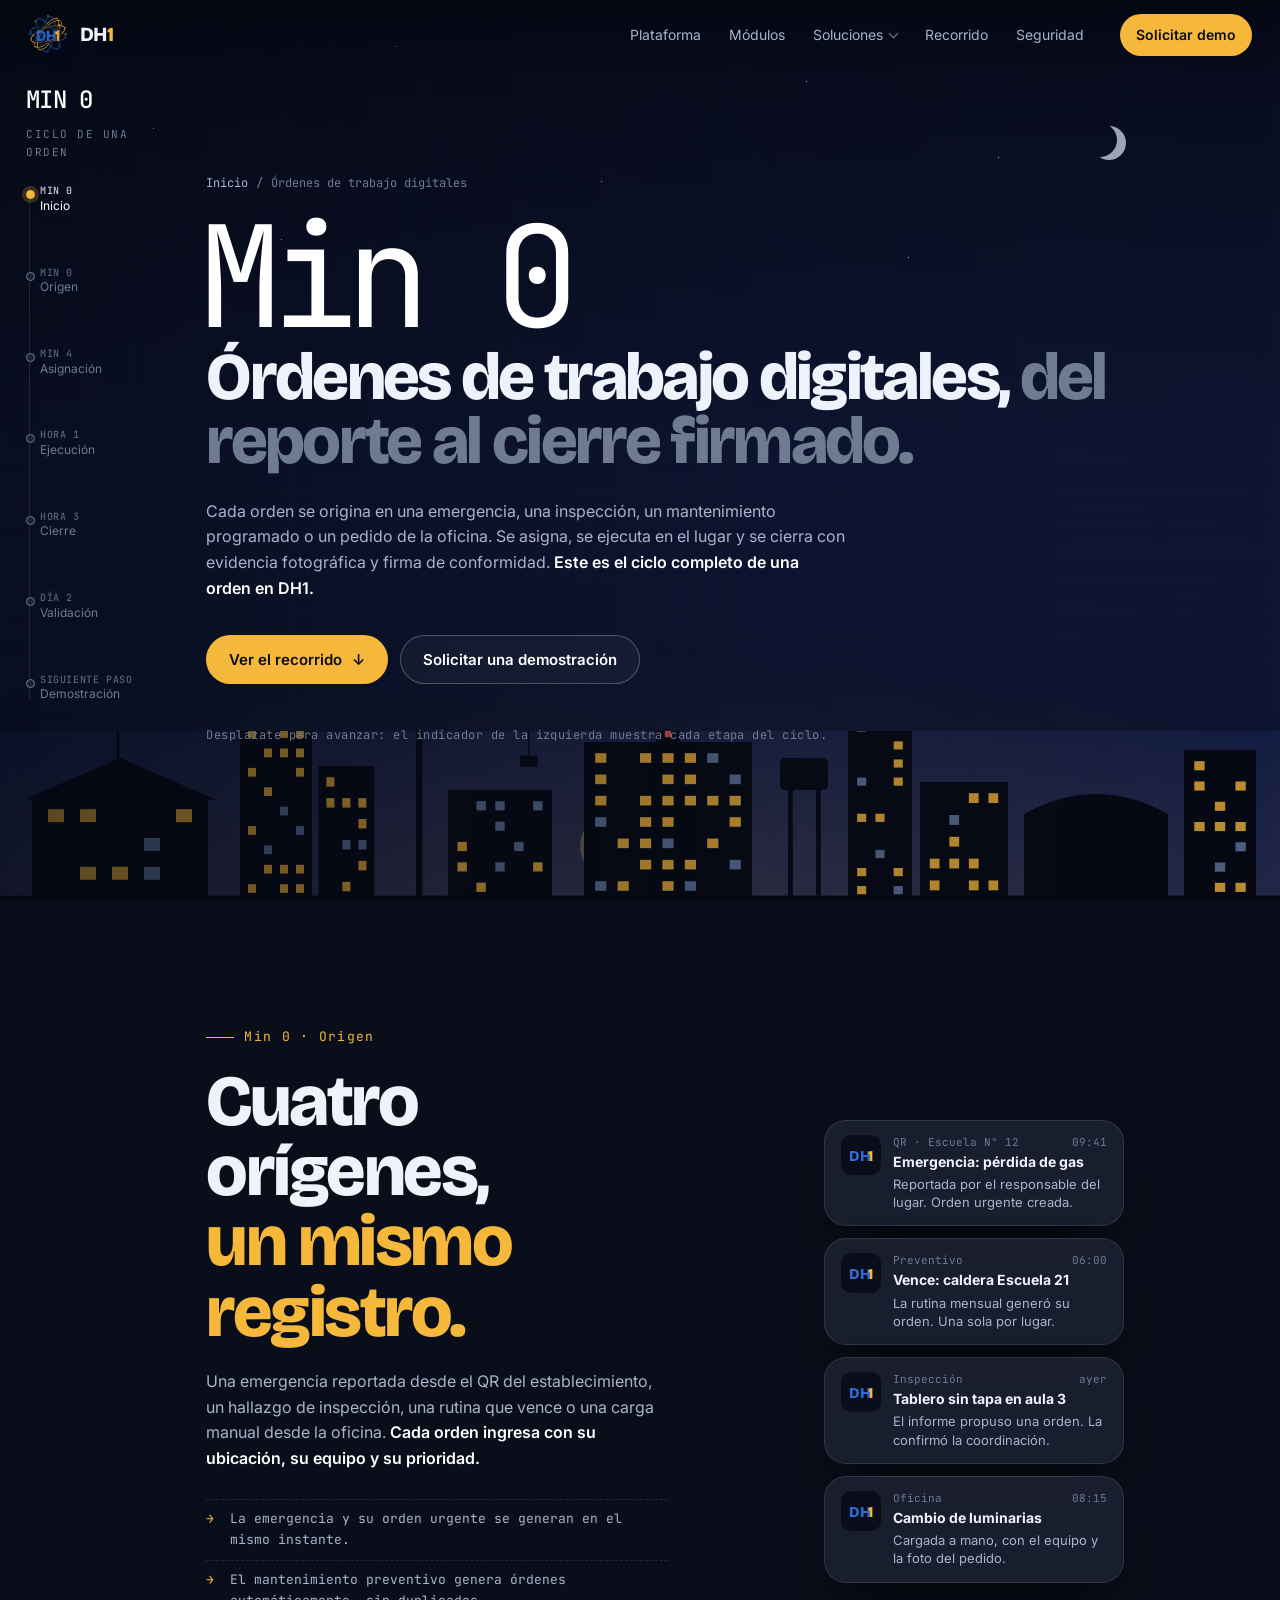
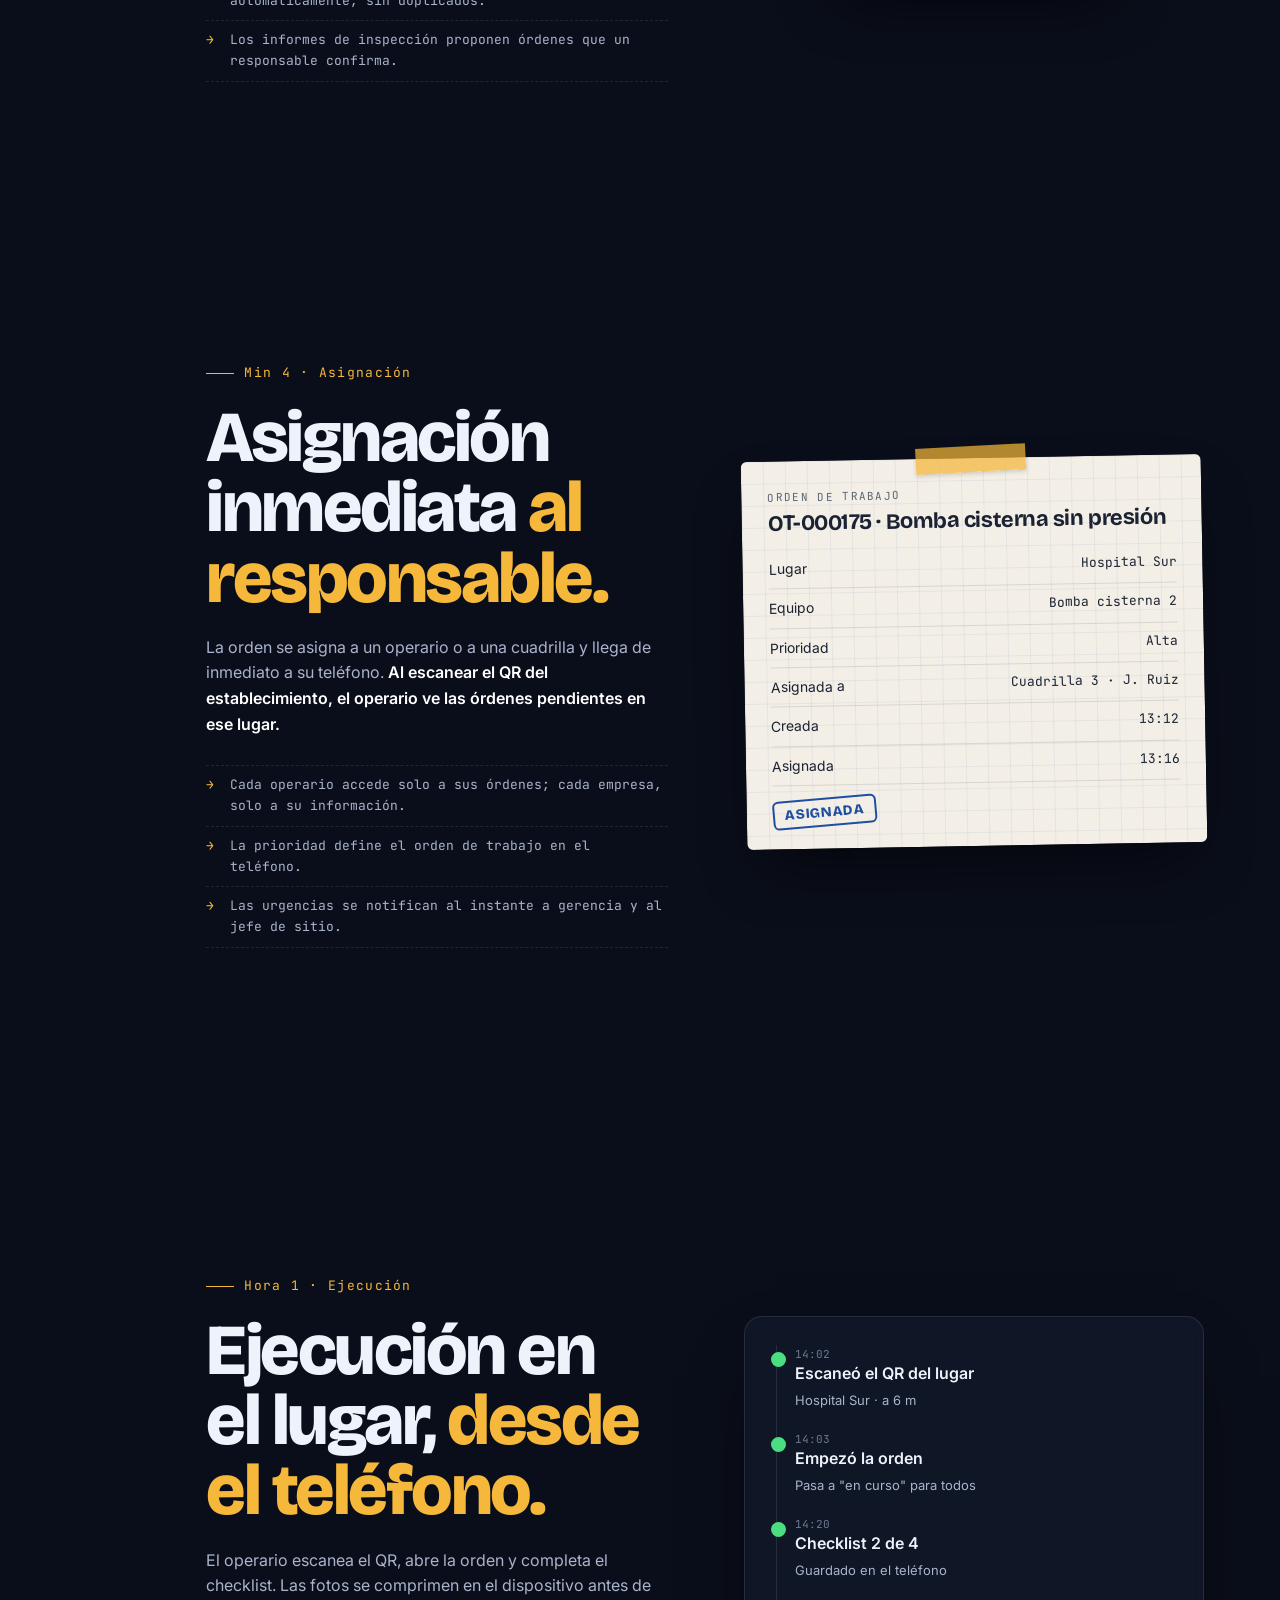
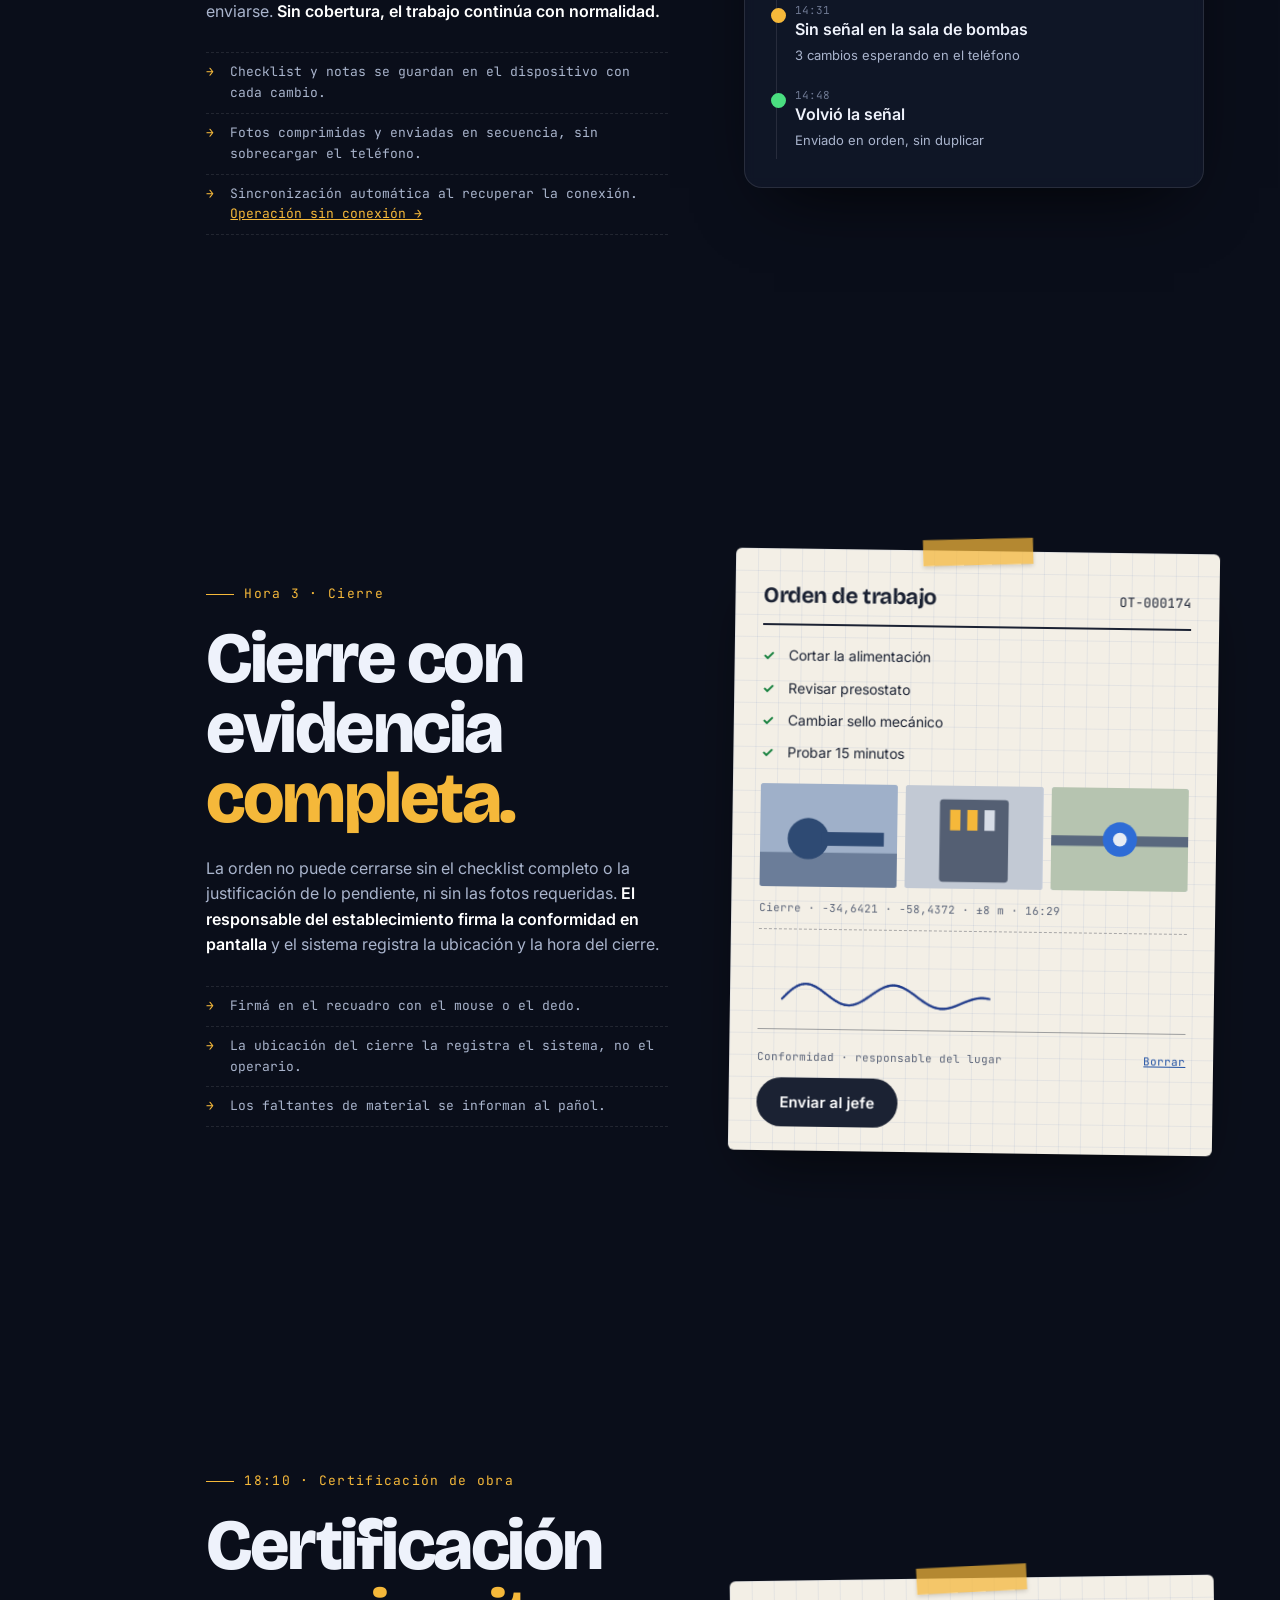
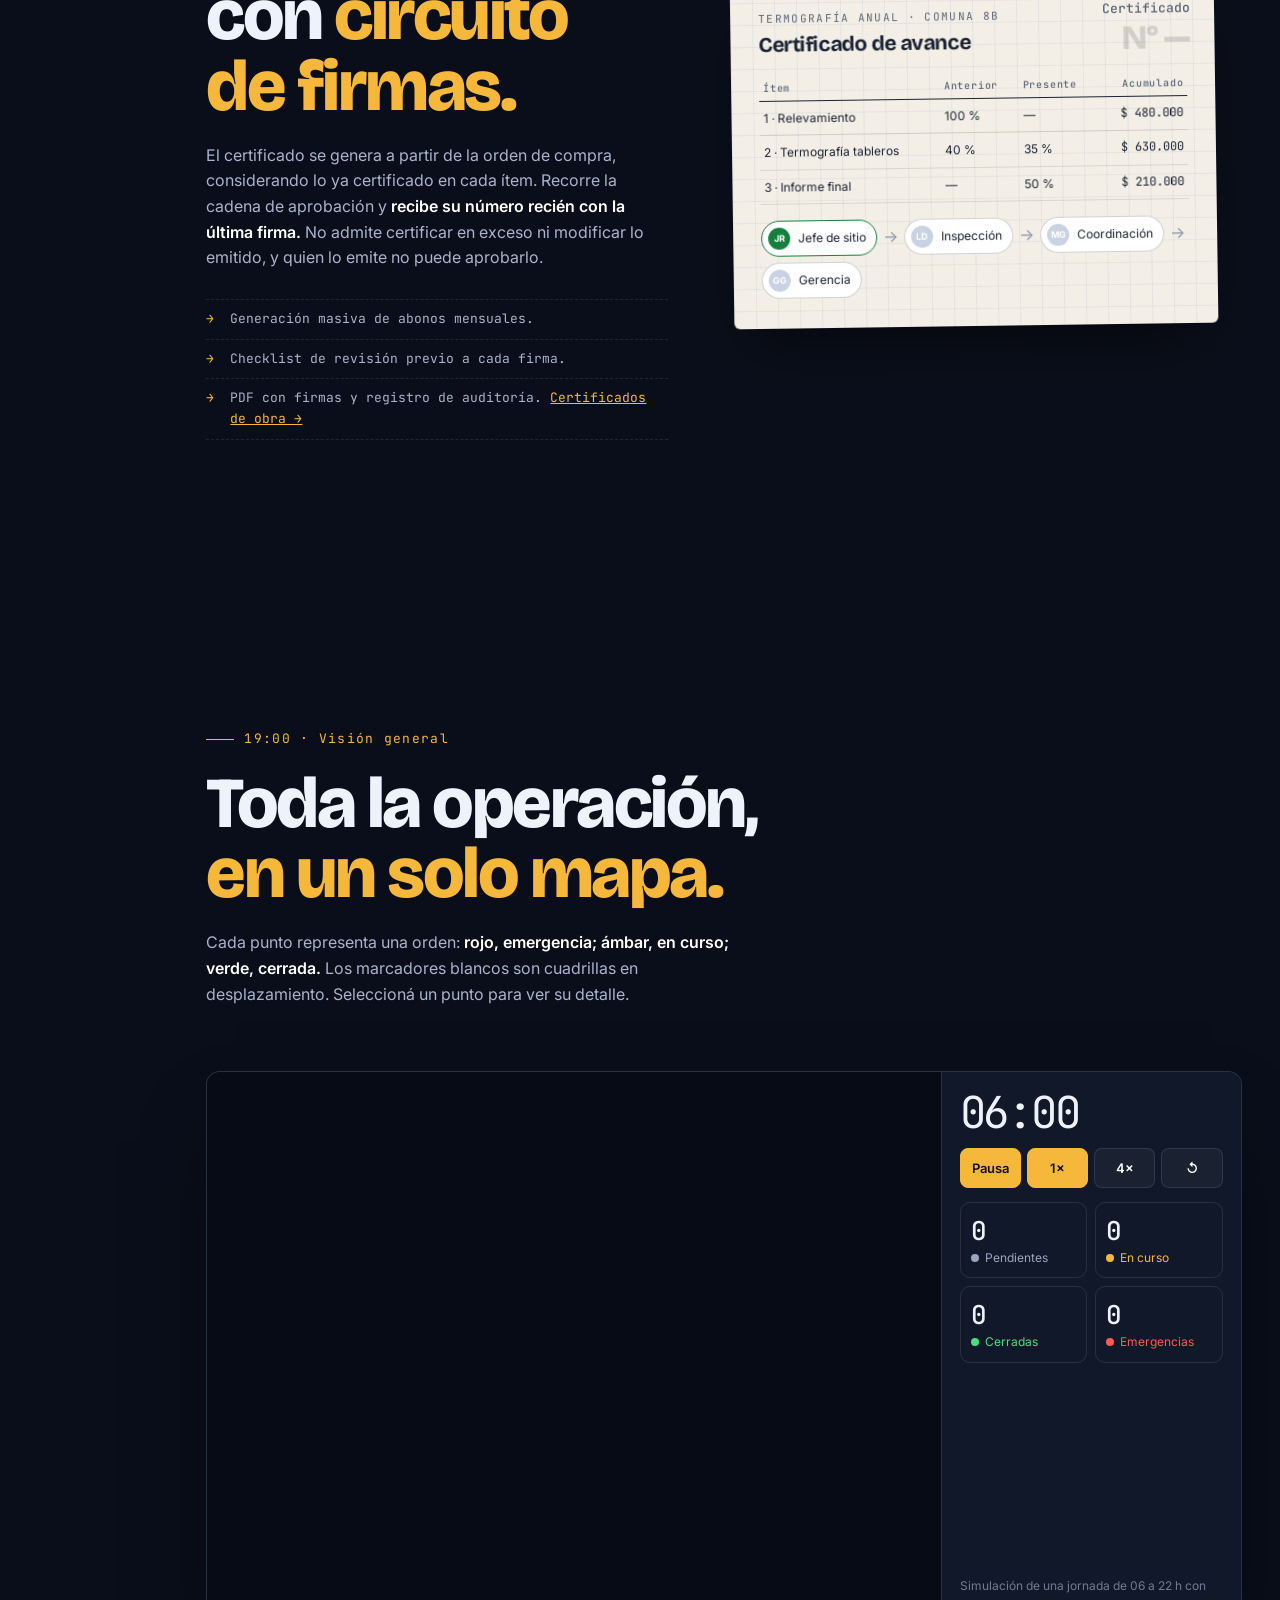
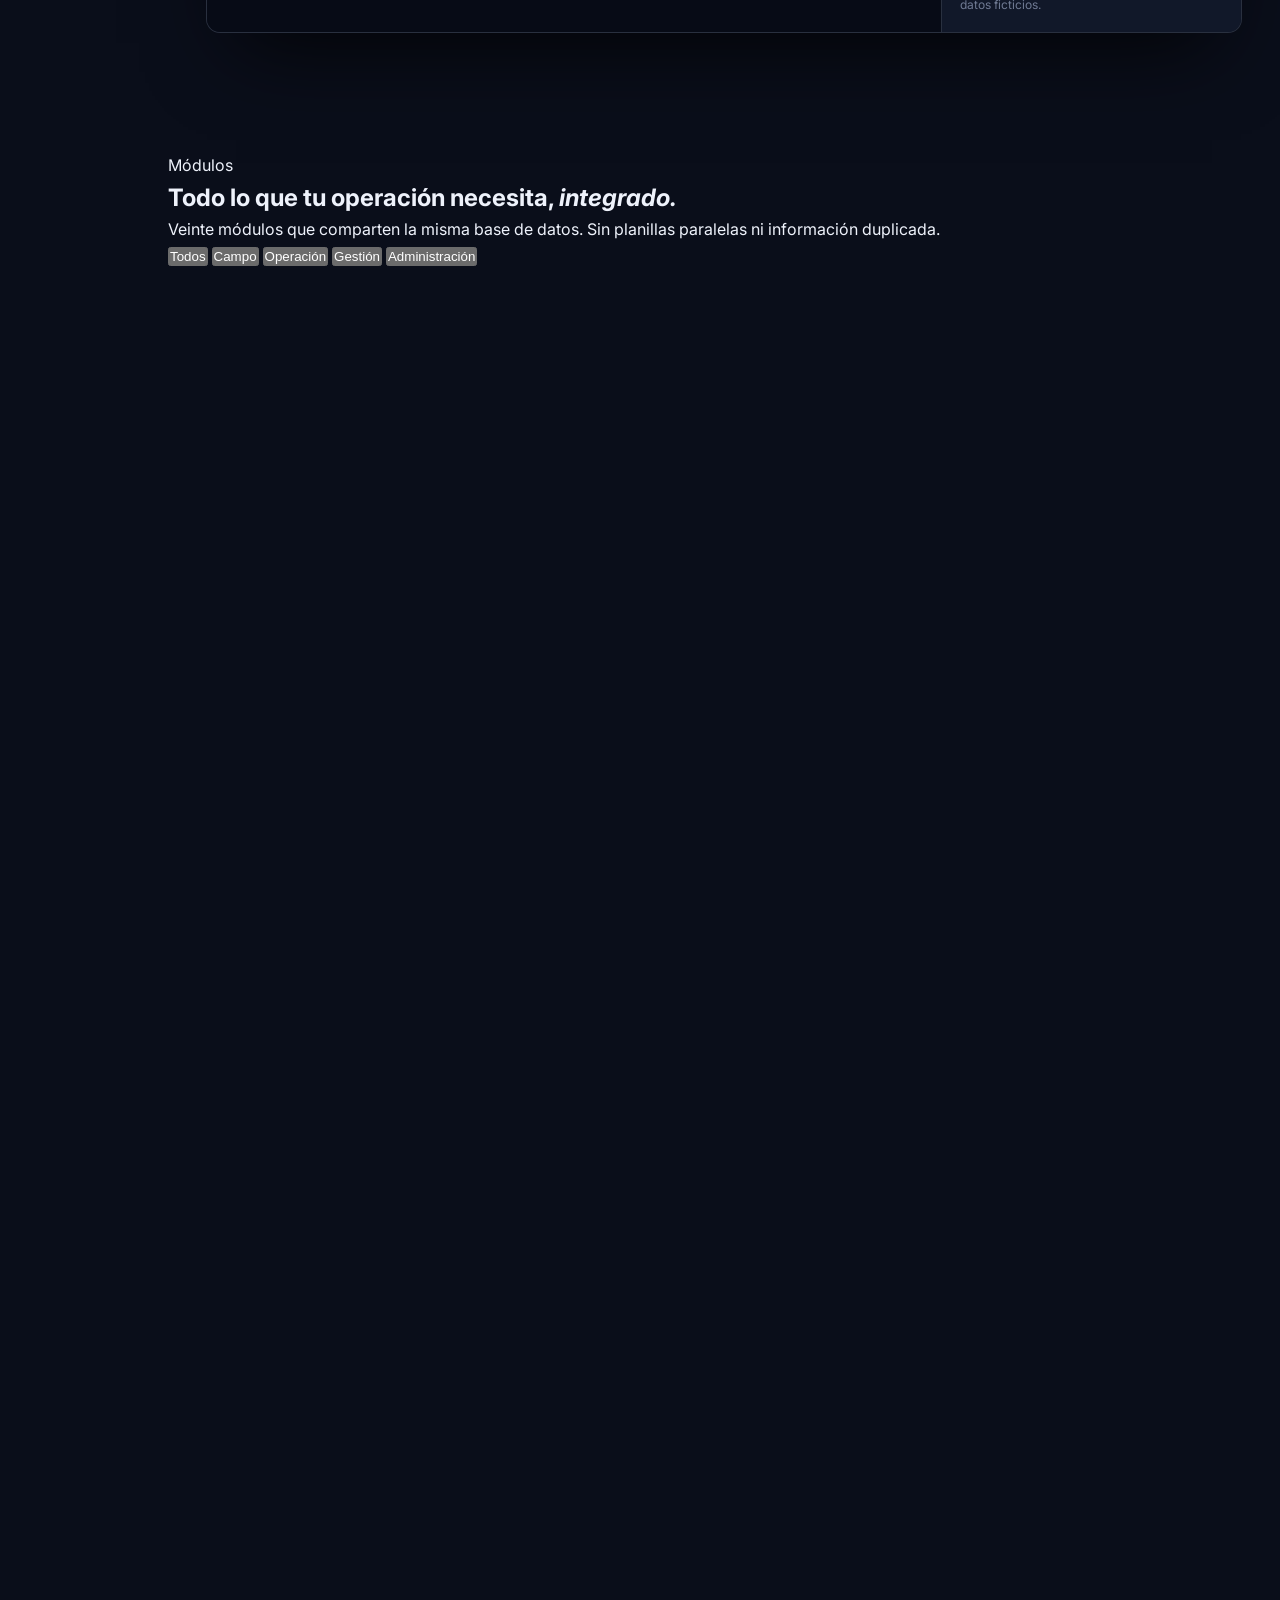
<file: ordenes-de-trabajo-digitales/index.html>
<!DOCTYPE html>
<html lang="es">
<head>
<meta charset="UTF-8">
<meta name="viewport" content="width=device-width, initial-scale=1.0">
<title>Órdenes de trabajo digitales con firma y GPS | DH1 Software</title>
<meta name="description" content="Generá, asigná y cerrá órdenes de trabajo desde el celular, con firma digital, geolocalización GPS del cierre y fotos de evidencia. Todo vinculado a la obra o al equipo correspondiente.">
<link rel="canonical" href="https://dh1software.com/ordenes-de-trabajo-digitales/">
<meta name="robots" content="index, follow, max-image-preview:large">
<meta name="theme-color" content="#0a0e1a">
<meta name="color-scheme" content="dark">
<link rel="icon" href="/favicon.svg" type="image/svg+xml">
<link rel="icon" href="/favicon-32.png" type="image/png" sizes="32x32">
<link rel="apple-touch-icon" href="/apple-touch-icon.png">
<meta property="og:type" content="website">
<meta property="og:site_name" content="DH1 Software">
<meta property="og:locale" content="es_AR">
<meta property="og:url" content="https://dh1software.com/ordenes-de-trabajo-digitales/">
<meta property="og:title" content="Órdenes de trabajo digitales con firma y GPS | DH1 Software">
<meta property="og:description" content="Generá, asigná y cerrá órdenes de trabajo desde el celular, con firma digital, geolocalización GPS del cierre y fotos de evidencia. Todo vinculado a la obra o al equipo correspondiente.">
<meta property="og:image" content="https://dh1software.com/og-image.png">
<meta property="og:image:width" content="1200">
<meta property="og:image:height" content="630">
<meta name="twitter:card" content="summary_large_image">
<meta name="twitter:title" content="Órdenes de trabajo digitales con firma y GPS | DH1 Software">
<meta name="twitter:description" content="Generá, asigná y cerrá órdenes de trabajo desde el celular, con firma digital, geolocalización GPS del cierre y fotos de evidencia. Todo vinculado a la obra o al equipo correspondiente.">
<meta name="twitter:image" content="https://dh1software.com/og-image.png">
<script type="application/ld+json">
{
  "@context": "https://schema.org",
  "@graph": [
    {
      "@type": "WebPage",
      "@id": "https://dh1software.com/ordenes-de-trabajo-digitales/#pagina",
      "url": "https://dh1software.com/ordenes-de-trabajo-digitales/",
      "name": "Órdenes de trabajo digitales con firma y GPS | DH1 Software",
      "description": "Generá, asigná y cerrá órdenes de trabajo desde el celular, con firma digital, geolocalización GPS del cierre y fotos de evidencia. Todo vinculado a la obra o al equipo correspondiente.",
      "inLanguage": "es-AR",
      "isPartOf": {
        "@id": "https://dh1software.com/#web"
      },
      "publisher": {
        "@id": "https://dh1software.com/#org"
      }
    },
    {
      "@type": "BreadcrumbList",
      "itemListElement": [
        {
          "@type": "ListItem",
          "position": 1,
          "name": "Inicio",
          "item": "https://dh1software.com/"
        },
        {
          "@type": "ListItem",
          "position": 2,
          "name": "Órdenes de trabajo digitales",
          "item": "https://dh1software.com/ordenes-de-trabajo-digitales/"
        }
      ]
    },
    {
      "@type": "FAQPage",
      "mainEntity": [
        {
          "@type": "Question",
          "name": "¿Qué es una orden de trabajo digital?",
          "acceptedAnswer": {
            "@type": "Answer",
            "text": "Es la versión digital de la OT en papel: un registro de qué hay que hacer, quién lo hace, dónde y cuándo, que se completa desde el celular y queda guardado con firma, fotos y ubicación."
          }
        },
        {
          "@type": "Question",
          "name": "¿La firma digital tiene validez?",
          "acceptedAnswer": {
            "@type": "Answer",
            "text": "La firma en pantalla funciona como constancia de conformidad del trabajo realizado dentro de tu operación. Para usos con requisitos legales específicos, consultá con tu asesor."
          }
        },
        {
          "@type": "Question",
          "name": "¿Hace falta instalar algo?",
          "acceptedAnswer": {
            "@type": "Answer",
            "text": "No. Las órdenes se abren desde el navegador del teléfono o la tablet, y DH1 puede agregarse a la pantalla de inicio como una aplicación."
          }
        },
        {
          "@type": "Question",
          "name": "¿Puedo ver el historial de órdenes de un equipo?",
          "acceptedAnswer": {
            "@type": "Answer",
            "text": "Sí. Cada OT queda vinculada a su obra o equipo, así que ves todas las intervenciones anteriores en un solo lugar."
          }
        },
        {
          "@type": "Question",
          "name": "¿Qué pasa si en el lugar no hay señal?",
          "acceptedAnswer": {
            "@type": "Answer",
            "text": "El operario continúa trabajando: los cambios se guardan en el dispositivo y se sincronizan al recuperar la conexión, en orden y sin duplicados."
          }
        }
      ]
    }
  ]
}
</script>
<link rel="preconnect" href="https://fonts.googleapis.com">
<link rel="preconnect" href="https://fonts.gstatic.com" crossorigin>
<link href="https://fonts.googleapis.com/css2?family=Bricolage+Grotesque:opsz,wght@12..96,300;12..96,400;12..96,500;12..96,600;12..96,700;12..96,800&family=Inter:wght@400;500;600&family=JetBrains+Mono:wght@400;500&display=swap" rel="stylesheet">
<link rel="stylesheet" href="/assets/dia.css">
</head>
<body>
<!-- Generado por herramientas/armar-paginas.cjs a partir de index.html. Editá el script, no este archivo. -->
<div class="cielo" aria-hidden="true"></div>
<div class="estrellas" aria-hidden="true"></div>
<div class="astro" aria-hidden="true"></div>
<div class="luna" aria-hidden="true"></div>
<div class="ciudad" aria-hidden="true">
  <svg viewBox="0 0 1600 300" preserveAspectRatio="xMidYMax slice" id="skyline">
    <g fill="currentColor">
      <!-- escuela con mástil -->
      <rect data-v="5x3" x="40" y="170" width="220" height="130"/><polygon points="30,172 150,120 270,172"/>
      <rect x="146" y="60" width="3" height="62"/><rect x="149" y="62" width="30" height="18" fill="#74ACDF" opacity=".55"/>
      <!-- edificios -->
      <rect data-v="4x9" x="300" y="70" width="90" height="230"/>
      <rect data-v="3x6" x="398" y="130" width="70" height="170"/>
      <!-- grúa -->
      <rect x="520" y="40" width="8" height="260"/><rect x="470" y="40" width="200" height="7"/><rect x="660" y="47" width="2" height="70"/><rect x="650" y="117" width="22" height="14"/>
      <circle class="grua-luz" cx="672" cy="40" r="4"/>
      <rect data-v="5x5" x="560" y="160" width="130" height="140"/>
      <!-- hospital -->
      <rect data-v="7x7" x="730" y="100" width="210" height="200"/><rect x="820" y="62" width="30" height="40"/>
      <rect x="831" y="70" width="8" height="24" fill="#ff5a4e" opacity=".75"/><rect x="823" y="78" width="24" height="8" fill="#ff5a4e" opacity=".75"/>
      <!-- tanque de agua y torre -->
      <rect x="975" y="120" width="60" height="40" rx="6"/><rect x="985" y="160" width="6" height="140"/><rect x="1020" y="160" width="6" height="140"/>
      <rect data-v="3x11" x="1060" y="40" width="80" height="260"/>
      <rect data-v="4x5" x="1150" y="150" width="110" height="150"/>
      <!-- galpón -->
      <path d="M1280 300 V190 Q1370 140 1460 190 V300 Z"/>
      <rect data-v="3x7" x="1480" y="110" width="90" height="190"/>
      <rect x="0" y="292" width="1600" height="8"/>
    </g>
    <g id="ventanas"></g>
  </svg>
</div>
<div class="velo" aria-hidden="true"></div>

<header class="nav">
  <a href="/" class="marca" aria-label="DH1 Software, inicio"><svg class="brand-svg-mark" viewBox="0 0 200 200" xmlns="http://www.w3.org/2000/svg" aria-hidden="true">
  <defs>
    <linearGradient id="nmB" x1="0" y1="0" x2="1" y2="1"><stop offset="0%" stop-color="#2e6cd6"/><stop offset="100%" stop-color="#1e4fa3"/></linearGradient>
    <linearGradient id="nmG" x1="0" y1="0" x2="1" y2="1"><stop offset="0%" stop-color="#f5b83a"/><stop offset="100%" stop-color="#d89215"/></linearGradient>
  </defs>
  <!-- Dense tangle: 6 ellipses at many angles (alternating blue/gold) -->
  <g fill="none" stroke-width="3.5" stroke-linecap="round">
    <ellipse cx="100" cy="100" rx="82" ry="30" stroke="url(#nmB)" transform="rotate(10 100 100)"/>
    <ellipse cx="100" cy="100" rx="82" ry="30" stroke="url(#nmG)" transform="rotate(-20 100 100)"/>
    <ellipse cx="100" cy="100" rx="82" ry="30" stroke="url(#nmB)" transform="rotate(55 100 100)" opacity="0.9"/>
    <ellipse cx="100" cy="100" rx="82" ry="30" stroke="url(#nmG)" transform="rotate(-60 100 100)" opacity="0.9"/>
    <ellipse cx="100" cy="100" rx="82" ry="30" stroke="url(#nmB)" transform="rotate(100 100 100)" opacity="0.75"/>
    <ellipse cx="100" cy="100" rx="82" ry="30" stroke="url(#nmG)" transform="rotate(135 100 100)" opacity="0.75"/>
  </g>
  <!-- Scattered connection nodes like original -->
  <g>
    <circle cx="100" cy="18" r="3.5" fill="url(#nmG)"/>
    <circle cx="100" cy="182" r="3.5" fill="url(#nmB)"/>
    <circle cx="18" cy="100" r="3.5" fill="url(#nmB)"/>
    <circle cx="182" cy="100" r="3.5" fill="url(#nmG)"/>
    <circle cx="42" cy="42" r="2.8" fill="url(#nmG)"/>
    <circle cx="158" cy="158" r="2.8" fill="url(#nmB)"/>
    <circle cx="158" cy="42" r="2.8" fill="url(#nmB)"/>
    <circle cx="42" cy="158" r="2.8" fill="url(#nmG)"/>
  </g>
  <!-- Solid backing so letters stand out clearly from the tangle (subtle, ink-colored) -->
  <rect x="38" y="58" width="124" height="84" fill="#0a0e1a" opacity="0.55" rx="4"/>
  <!-- BIG BOLD DH1 — the heart of the logo -->
  <g font-family="'Bricolage Grotesque', 'Inter', sans-serif" font-weight="800" letter-spacing="-0.06em">
    <text x="46" y="134" font-size="72" fill="url(#nmB)">D</text>
    <text x="90" y="134" font-size="72" fill="url(#nmB)">H</text>
    <text x="134" y="134" font-size="72" fill="url(#nmG)">1</text>
  </g>
  <!-- Growth arrow above the 1 -->
  <path d="M 152 72 L 152 56 L 145 63 M 152 56 L 159 63" stroke="url(#nmG)" stroke-width="3" fill="none" stroke-linecap="round" stroke-linejoin="round"/>
</svg><span>DH<b>1</b></span></a>
  <ul id="menu">
    <li><a href="/#plataforma">Plataforma</a></li>
    <li><a href="/#modulos">Módulos</a></li>
    <li class="sub"><a href="/#soluciones">Soluciones</a>
      <ul>
        <li><a href="/ordenes-de-trabajo-digitales/" aria-current="page">Órdenes de trabajo digitales</a></li>
        <li><a href="/software-mantenimiento-preventivo/">Mantenimiento preventivo</a></li>
        <li><a href="/certificados-de-obra/">Certificados de obra</a></li>
        <li><a href="/trabajo-sin-senal/">Operación sin conexión</a></li>
        <li><a href="/erp-constructoras/">Gestión de obras de mantenimiento</a></li>
      </ul>
    </li>
    <li><a href="/#recorrido">Recorrido</a></li>
    <li><a href="/#seguridad">Seguridad</a></li>
  </ul>
  <a href="#demo" class="pedir">Solicitar demo</a>
  <button class="menu-btn" id="menuBtn" aria-label="Abrir menú" aria-expanded="false" aria-controls="menu">
    <svg width="20" height="20" viewBox="0 0 24 24" fill="none" stroke="currentColor" stroke-width="2.2"><path d="M4 7h16M4 12h16M4 17h16"/></svg>
  </button>
</header>

<aside class="riel" aria-label="Ciclo de una orden">
  <div class="hora etq" id="hora" aria-live="off">Min 0</div>
  <div class="dia">Ciclo de una orden</div>
  <ol id="indice">
    <li><a href="#inicio"><b>Min 0</b>Inicio</a></li>
    <li><a href="#nace"><b>Min 0</b>Origen</a></li>
    <li><a href="#asignada"><b>Min 4</b>Asignación</a></li>
    <li><a href="#en-curso"><b>Hora 1</b>Ejecución</a></li>
    <li><a href="#cierre"><b>Hora 3</b>Cierre</a></li>
    <li><a href="#validada"><b>Día 2</b>Validación</a></li>
    <li><a href="#demo"><b>Siguiente paso</b>Demostración</a></li>
    <li class="avance" aria-hidden="true"></li>
  </ol>
</aside>

<main>
  <section class="cap portada modulo" id="inicio" data-etq="Min 0">
    <div class="texto">
      <nav class="miga aparece" aria-label="Estás en"><a href="/">Inicio</a><span>/</span><span>Órdenes de trabajo digitales</span></nav>
      <div class="reloj-gigante aparece" aria-hidden="true">Min<span> </span>0</div>
      <h1 class="aparece">Órdenes de trabajo digitales, <em>del reporte al cierre firmado.</em></h1>
      <p class="bajada aparece">Cada orden se origina en una emergencia, una inspección, un mantenimiento programado o un pedido de la oficina. Se asigna, se ejecuta en el lugar y se cierra con evidencia fotográfica y firma de conformidad. <strong>Este es el ciclo completo de una orden en DH1.</strong></p>
      <div class="botones aparece">
        <a href="#nace" class="btn prim">Ver el recorrido <span class="bajar">↓</span></a>
        <a href="#demo" class="btn sec">Solicitar una demostración</a>
      </div>
      <p class="nota aparece">Desplazate para avanzar: el indicador de la izquierda muestra cada etapa del ciclo.</p>
    </div>
  </section>

  <section class="cap" id="nace" data-etq="Min 0">
    <div class="texto aparece">
      <div class="marca-hora">Min 0 · Origen</div>
      <h2>Cuatro orígenes, <em>un mismo registro.</em></h2>
      <p class="bajada">Una emergencia reportada desde el QR del establecimiento, un hallazgo de inspección, una rutina que vence o una carga manual desde la oficina. <strong>Cada orden ingresa con su ubicación, su equipo y su prioridad.</strong></p>
      <ul class="libro">
        <li>La emergencia y su orden urgente se generan en el mismo instante.</li>
        <li>El mantenimiento preventivo genera órdenes automáticamente, sin duplicados.</li>
        <li>Los informes de inspección proponen órdenes que un responsable confirma.</li>
      </ul>
    </div>
    <div class="objeto aparece">
      <div class="pila-avisos">
        <div class="aviso-tel escalon"><span class="app"><svg viewBox="0 0 30 30" aria-hidden="true"><text x="3" y="21" font-family="Bricolage Grotesque, Inter, sans-serif" font-weight="800" font-size="15" fill="#2e6cd6">DH</text><text x="22" y="21" font-family="Bricolage Grotesque, Inter, sans-serif" font-weight="800" font-size="15" fill="#f5b83a">1</text></svg></span><div><small><span>QR · Escuela N° 12</span><span>09:41</span></small><b>Emergencia: pérdida de gas</b><p>Reportada por el responsable del lugar. Orden urgente creada.</p></div></div>
        <div class="aviso-tel escalon"><span class="app"><svg viewBox="0 0 30 30" aria-hidden="true"><text x="3" y="21" font-family="Bricolage Grotesque, Inter, sans-serif" font-weight="800" font-size="15" fill="#2e6cd6">DH</text><text x="22" y="21" font-family="Bricolage Grotesque, Inter, sans-serif" font-weight="800" font-size="15" fill="#f5b83a">1</text></svg></span><div><small><span>Preventivo</span><span>06:00</span></small><b>Vence: caldera Escuela 21</b><p>La rutina mensual generó su orden. Una sola por lugar.</p></div></div>
        <div class="aviso-tel escalon"><span class="app"><svg viewBox="0 0 30 30" aria-hidden="true"><text x="3" y="21" font-family="Bricolage Grotesque, Inter, sans-serif" font-weight="800" font-size="15" fill="#2e6cd6">DH</text><text x="22" y="21" font-family="Bricolage Grotesque, Inter, sans-serif" font-weight="800" font-size="15" fill="#f5b83a">1</text></svg></span><div><small><span>Inspección</span><span>ayer</span></small><b>Tablero sin tapa en aula 3</b><p>El informe propuso una orden. La confirmó la coordinación.</p></div></div>
        <div class="aviso-tel escalon"><span class="app"><svg viewBox="0 0 30 30" aria-hidden="true"><text x="3" y="21" font-family="Bricolage Grotesque, Inter, sans-serif" font-weight="800" font-size="15" fill="#2e6cd6">DH</text><text x="22" y="21" font-family="Bricolage Grotesque, Inter, sans-serif" font-weight="800" font-size="15" fill="#f5b83a">1</text></svg></span><div><small><span>Oficina</span><span>08:15</span></small><b>Cambio de luminarias</b><p>Cargada a mano, con el equipo y la foto del pedido.</p></div></div>
      </div>
    </div>
  </section>

  <section class="cap" id="asignada" data-etq="Min 4">
    <div class="texto aparece">
      <div class="marca-hora">Min 4 · Asignación</div>
      <h2>Asignación inmediata <em>al responsable.</em></h2>
      <p class="bajada">La orden se asigna a un operario o a una cuadrilla y llega de inmediato a su teléfono. <strong>Al escanear el QR del establecimiento, el operario ve las órdenes pendientes en ese lugar.</strong></p>
      <ul class="libro">
        <li>Cada operario accede solo a sus órdenes; cada empresa, solo a su información.</li>
        <li>La prioridad define el orden de trabajo en el teléfono.</li>
        <li>Las urgencias se notifican al instante a gerencia y al jefe de sitio.</li>
      </ul>
    </div>
    <div class="objeto aparece">
      <div class="hoja ficha gira-i">
        <span class="cinta" aria-hidden="true"></span>
        <div class="etq">Orden de trabajo</div>
        <h3>OT-000175 · Bomba cisterna sin presión</h3>
        <ul class="filas"><li class="escalon"><span>Lugar</span><span>Hospital Sur</span></li><li class="escalon"><span>Equipo</span><span>Bomba cisterna 2</span></li><li class="escalon"><span>Prioridad</span><span>Alta</span></li><li class="escalon"><span>Asignada a</span><span>Cuadrilla 3 · J. Ruiz</span></li><li class="escalon"><span>Creada</span><span>13:12</span></li><li class="escalon"><span>Asignada</span><span>13:16</span></li></ul>
        
        <span class="marca-tinta tinta-azul escalon">ASIGNADA</span>
      </div>
    </div>
  </section>

  <section class="cap" id="en-curso" data-etq="Hora 1">
    <div class="texto aparece">
      <div class="marca-hora">Hora 1 · Ejecución</div>
      <h2>Ejecución en el lugar, <em>desde el teléfono.</em></h2>
      <p class="bajada">El operario escanea el QR, abre la orden y completa el checklist. Las fotos se comprimen en el dispositivo antes de enviarse. <strong>Sin cobertura, el trabajo continúa con normalidad.</strong></p>
      <ul class="libro">
        <li>Checklist y notas se guardan en el dispositivo con cada cambio.</li>
        <li>Fotos comprimidas y enviadas en secuencia, sin sobrecargar el teléfono.</li>
        <li>Sincronización automática al recuperar la conexión. <a href="/trabajo-sin-senal/">Operación sin conexión →</a></li>
      </ul>
    </div>
    <div class="objeto aparece">
      <div class="panel linea"><ol><li class="escalon ok"><code>14:02</code><b>Escaneó el QR del lugar</b><span>Hospital Sur · a 6 m</span></li><li class="escalon ok"><code>14:03</code><b>Empezó la orden</b><span>Pasa a "en curso" para todos</span></li><li class="escalon ok"><code>14:20</code><b>Checklist 2 de 4</b><span>Guardado en el teléfono</span></li><li class="escalon ya"><code>14:31</code><b>Sin señal en la sala de bombas</b><span>3 cambios esperando en el teléfono</span></li><li class="escalon ok"><code>14:48</code><b>Volvió la señal</b><span>Enviado en orden, sin duplicar</span></li></ol></div>
    </div>
  </section>

  <section class="cap" id="cierre" data-etq="Hora 3">
    <div class="texto aparece">
      <div class="marca-hora">Hora 3 · Cierre</div>
      <h2>Cierre con evidencia <em>completa.</em></h2>
      <p class="bajada">La orden no puede cerrarse sin el checklist completo o la justificación de lo pendiente, ni sin las fotos requeridas. <strong>El responsable del establecimiento firma la conformidad en pantalla</strong> y el sistema registra la ubicación y la hora del cierre.</p>
      <ul class="libro">
        <li>Firmá en el recuadro con el mouse o el dedo.</li>
        <li>La ubicación del cierre la registra el sistema, no el operario.</li>
        <li>Los faltantes de material se informan al pañol.</li>
      </ul>
    </div>
    <div class="objeto aparece">
      <div class="hoja orden">
        <span class="cinta" aria-hidden="true"></span>
        <div class="enc"><b>Orden de trabajo</b><code>OT-000174</code></div>
        <ul class="checks">
          <li>Cortar la alimentación</li><li>Revisar presostato</li><li>Cambiar sello mecánico</li><li>Probar 15 minutos</li>
        </ul>
        <div class="fotos" aria-hidden="true">
          <svg viewBox="0 0 40 30"><rect width="40" height="30" fill="#9fb0c9"/><rect x="0" y="20" width="40" height="10" fill="#6b7d99"/><circle cx="14" cy="16" r="6" fill="#2e4a73"/><rect x="18" y="14" width="18" height="4" fill="#2e4a73"/></svg>
          <svg viewBox="0 0 40 30"><rect width="40" height="30" fill="#c2c9d4"/><rect x="10" y="4" width="20" height="24" rx="1" fill="#545f73"/><rect x="13" y="7" width="3" height="6" fill="#f5b83a"/><rect x="18" y="7" width="3" height="6" fill="#f5b83a"/><rect x="23" y="7" width="3" height="6" fill="#d7dde7"/></svg>
          <svg viewBox="0 0 40 30"><rect width="40" height="30" fill="#b6c4b0"/><rect x="0" y="14" width="40" height="3" fill="#59687e"/><circle cx="20" cy="15" r="5" fill="#2e6cd6"/><circle cx="20" cy="15" r="2" fill="#e7ecf4"/></svg>
        </div>
        <div class="gps">Cierre · -34,6421 · -58,4372 · ±8 m · 16:29</div>
        <div class="firma-zona">
          <canvas id="firma" aria-label="Firmá con el mouse o el dedo"></canvas>
          <span class="linea-f" aria-hidden="true"></span>
          <p><span>Conformidad · responsable del lugar</span><button type="button" id="borrarFirma">Borrar</button></p>
        </div>
        <div class="sello" id="sello">APROBADA<small>jefe de sitio · 16:41</small></div>
        <div class="botones" style="margin-top:14px"><button type="button" class="btn prim" id="aprobar" style="background:#1b2233;color:#fff">Enviar al jefe</button></div>
      </div>
    </div>
  </section>

  <!-- 18:10 certificado -->
  <section class="cap" id="certificado" data-hora="18:10">
    <div class="texto aparece">
      <div class="marca-hora">18:10 · Certificación de obra</div>
      <h2>Certificación con <em>circuito de firmas.</em></h2>
      <p class="bajada">El certificado se genera a partir de la orden de compra, considerando lo ya certificado en cada ítem. Recorre la cadena de aprobación y <strong>recibe su número recién con la última firma.</strong> No admite certificar en exceso ni modificar lo emitido, y quien lo emite no puede aprobarlo.</p>
      <ul class="libro">
        <li>Generación masiva de abonos mensuales.</li>
        <li>Checklist de revisión previo a cada firma.</li>
        <li>PDF con firmas y registro de auditoría. <a href="/certificados-de-obra/">Certificados de obra →</a></li>
      </ul>
    </div>
    <div class="objeto aparece">
      <div class="hoja certificado" id="certObj">
        <span class="cinta" aria-hidden="true"></span>
        <div class="numero-cert" id="numCert">Certificado<b>N° —</b></div>
        <div class="etq">Termografía anual · Comuna 8B</div>
        <h3>Certificado de avance</h3>
        <table>
          <thead><tr><th>Ítem</th><th>Anterior</th><th>Presente</th><th>Acumulado</th></tr></thead>
          <tbody>
            <tr><td>1 · Relevamiento</td><td>100 %</td><td>—</td><td>$ 480.000</td></tr>
            <tr><td>2 · Termografía tableros</td><td>40 %</td><td>35 %</td><td>$ 630.000</td></tr>
            <tr><td>3 · Informe final</td><td>—</td><td>50 %</td><td>$ 210.000</td></tr>
          </tbody>
        </table>
        <div class="cadena" id="cadena">
          <span class="paso"><i>JR</i>Jefe de sitio</span><span class="flecha">→</span>
          <span class="paso"><i>LD</i>Inspección</span><span class="flecha">→</span>
          <span class="paso"><i>MG</i>Coordinación</span><span class="flecha">→</span>
          <span class="paso"><i>GG</i>Gerencia</span>
        </div>
      </div>
    </div>
  </section>

  <!-- 19:00 el día -->
  <section class="cap mapa-cap" id="el-dia" data-hora="19:00">
    <div class="texto aparece" style="max-width:900px">
      <div class="marca-hora">19:00 · Visión general</div>
      <h2>Toda la operación, <em>en un solo mapa.</em></h2>
      <p class="bajada">Cada punto representa una orden: <strong>rojo, emergencia; ámbar, en curso; verde, cerrada.</strong> Los marcadores blancos son cuadrillas en desplazamiento. Seleccioná un punto para ver su detalle.</p>
    </div>
    <div class="objeto aparece">
      <div class="pantalla mapa-marco">
        <div class="mapa-lienzo" id="mapa"><div class="mapa-ficha" id="mapaFicha"></div></div>
        <div class="mapa-panel">
          <div class="mapa-reloj" id="mapaReloj">06:00</div>
          <div class="mapa-ctrl">
            <button type="button" id="mapaPlay" aria-pressed="true">Pausa</button>
            <button type="button" data-vel="1" aria-pressed="true">1×</button>
            <button type="button" data-vel="4" aria-pressed="false">4×</button>
            <button type="button" id="mapaReiniciar">↺</button>
          </div>
          <div class="contadores">
            <div class="k-pend"><b id="kPend">0</b><span>Pendientes</span></div>
            <div class="k-curso"><b id="kCurso">0</b><span>En curso</span></div>
            <div class="k-cerr"><b id="kCerr">0</b><span>Cerradas</span></div>
            <div class="k-urg"><b id="kUrg">0</b><span>Emergencias</span></div>
          </div>
          <div class="mapa-log" id="mapaLog" aria-live="off"></div>
          <div class="mapa-leyenda">Simulación de una jornada de 06 a 22 h con datos ficticios.</div>
        </div>
      </div>
    </div>
  </section>
  </div>

  <!-- módulos -->
  <section class="bloque" id="modulos" aria-labelledby="tit-modulos">
    <div class="envoltura">
      <div class="cabecera aparece">
        <p class="sobre">Módulos</p>
        <h2 id="tit-modulos">Todo lo que tu operación necesita, <em>integrado.</em></h2>
        <p class="intro">Veinte módulos que comparten la misma base de datos. Sin planillas paralelas ni información duplicada.</p>
      </div>
      <div class="filtros aparece" role="group" aria-label="Filtrar módulos">
        <button type="button" data-f="todos" aria-pressed="true">Todos</button>
        <button type="button" data-f="campo" aria-pressed="false">Campo</button>
        <button type="button" data-f="operacion" aria-pressed="false">Operación</button>
        <button type="button" data-f="gestion" aria-pressed="false">Gestión</button>
        <button type="button" data-f="administracion" aria-pressed="false">Administración</button>
      </div>
      <div class="grilla-mod aparece" id="grillaMod">
        <article class="mod tilt" data-c="operacion" data-tilt="7"><div class="ico"><svg viewBox="0 0 24 24" aria-hidden="true"><rect x="5" y="4" width="14" height="17" rx="2"/><path d="M9 3h6v3H9zM9 13l2 2 4-4"/></svg></div><h3>Órdenes de trabajo</h3><p>Tablero por estado, plantillas, checklist, fotos, firma de conformidad y PDF de cada orden.</p><span class="cat">Operación</span></article>
        <article class="mod tilt" data-c="operacion" data-tilt="7"><div class="ico"><svg viewBox="0 0 24 24" aria-hidden="true"><rect x="3" y="5" width="18" height="16" rx="2"/><path d="M3 10h18M8 3v4M16 3v4M8 15h3M13 15h3"/></svg></div><h3>Mantenimiento preventivo</h3><p>Planes por equipo y frecuencia, rutinas estacionales y generación automática de órdenes.</p><span class="cat">Operación</span></article>
        <article class="mod tilt" data-c="operacion" data-tilt="7"><div class="ico"><svg viewBox="0 0 24 24" aria-hidden="true"><path d="M12 3 2 20h20L12 3z"/><path d="M12 10v4M12 17h.01"/></svg></div><h3>Emergencias</h3><p>Reporte inmediato, orden urgente automática y notificación en tiempo real a los responsables.</p><span class="cat">Operación</span></article>
        <article class="mod tilt" data-c="operacion" data-tilt="7"><div class="ico"><svg viewBox="0 0 24 24" aria-hidden="true"><path d="M12 21s7-6.2 7-11.5a7 7 0 1 0-14 0C5 14.8 12 21 12 21z"/><circle cx="12" cy="9.5" r="2.5"/></svg></div><h3>Mapa operativo</h3><p>Órdenes y establecimientos georreferenciados para planificar zonas y recorridos.</p><span class="cat">Operación</span></article>
        <article class="mod tilt" data-c="operacion" data-tilt="7"><div class="ico"><svg viewBox="0 0 24 24" aria-hidden="true"><circle cx="11" cy="11" r="6"/><path d="M20 20l-4.5-4.5M8.5 11h5"/></svg></div><h3>Inspecciones e informes</h3><p>Relevamientos con fotos, informes técnicos y planificación de intervenciones.</p><span class="cat">Operación</span></article>
        <article class="mod tilt" data-c="campo" data-tilt="7"><div class="ico"><svg viewBox="0 0 24 24" aria-hidden="true"><rect x="7" y="2" width="10" height="20" rx="2"/><path d="M11 18h2"/></svg></div><h3>Aplicación de campo</h3><p>Ejecución desde el teléfono con checklist, fotos comprimidas, firma y geolocalización.</p><span class="cat">Campo</span></article>
        <article class="mod tilt" data-c="campo" data-tilt="7"><div class="ico"><svg viewBox="0 0 24 24" aria-hidden="true"><path d="M2 8.5a15 15 0 0 1 20 0M5.5 12a10 10 0 0 1 13 0M9 15.5a5 5 0 0 1 6 0M12 19h.01M3 3l18 18"/></svg></div><h3>Operación sin conexión</h3><p>Cola local de cambios con sincronización automática, sin pérdidas ni duplicados.</p><span class="cat">Campo</span></article>
        <article class="mod tilt" data-c="campo" data-tilt="7"><div class="ico"><svg viewBox="0 0 24 24" aria-hidden="true"><circle cx="12" cy="12" r="9"/><path d="M12 7v5l3 2"/></svg></div><h3>Control de asistencia</h3><p>Fichaje por QR del establecimiento o tablet de cuadrilla, con hora y ubicación.</p><span class="cat">Campo</span></article>
        <article class="mod tilt" data-c="campo" data-tilt="7"><div class="ico"><svg viewBox="0 0 24 24" aria-hidden="true"><rect x="4" y="4" width="6" height="6"/><rect x="14" y="4" width="6" height="6"/><rect x="4" y="14" width="6" height="6"/><path d="M14 14h2v2h-2zM18 18h2v2h-2zM14 18h2M18 14h2"/></svg></div><h3>Portal por código QR</h3><p>Consulta y ejecución de órdenes desde el QR del lugar, sin necesidad de usuario.</p><span class="cat">Campo</span></article>
        <article class="mod tilt" data-c="gestion" data-tilt="7"><div class="ico"><svg viewBox="0 0 24 24" aria-hidden="true"><circle cx="12" cy="12" r="3"/><path d="M12 2v3M12 19v3M2 12h3M19 12h3M4.9 4.9l2.1 2.1M17 17l2.1 2.1M4.9 19.1 7 17M17 7l2.1-2.1"/></svg></div><h3>Activos y equipos</h3><p>Expediente técnico, QR por equipo, garantías y control de equipos fuera de servicio.</p><span class="cat">Gestión</span></article>
        <article class="mod tilt" data-c="gestion" data-tilt="7"><div class="ico"><svg viewBox="0 0 24 24" aria-hidden="true"><path d="M3 7l9-4 9 4-9 4-9-4z"/><path d="M3 7v10l9 4 9-4V7M12 11v10"/></svg></div><h3>Inventario y pañol</h3><p>Stock por depósito, mínimos, préstamo de herramientas y costo promedio ponderado.</p><span class="cat">Gestión</span></article>
        <article class="mod tilt" data-c="gestion" data-tilt="7"><div class="ico"><svg viewBox="0 0 24 24" aria-hidden="true"><path d="M3 4h2l2.5 11h11L21 7H7"/><circle cx="9" cy="19" r="1.5"/><circle cx="17" cy="19" r="1.5"/></svg></div><h3>Compras y aprobaciones</h3><p>Requerimientos, pedidos de compra automáticos y circuitos de aprobación por rol.</p><span class="cat">Gestión</span></article>
        <article class="mod tilt" data-c="gestion" data-tilt="7"><div class="ico"><svg viewBox="0 0 24 24" aria-hidden="true"><path d="M4 21V9l6-4 6 4v12M2 21h20M9 21v-5h2v5M16 11h4v10"/></svg></div><h3>Obras y proyectos</h3><p>Jefe de sitio, inspector y plazo por obra, con avance, materiales y alertas de atraso.</p><span class="cat">Gestión</span></article>
        <article class="mod tilt" data-c="gestion" data-tilt="7"><div class="ico"><svg viewBox="0 0 24 24" aria-hidden="true"><path d="M4 5h16v11H9l-5 4V5z"/><path d="M8 10h8"/></svg></div><h3>Comunicación interna</h3><p>Foro por categorías, menciones y notificaciones dentro de la plataforma.</p><span class="cat">Gestión</span></article>
        <article class="mod tilt" data-c="administracion" data-tilt="7"><div class="ico"><svg viewBox="0 0 24 24" aria-hidden="true"><rect x="5" y="3" width="14" height="18" rx="2"/><path d="M8 7h8M8 12h2M14 12h2M8 16h2M14 16h2"/></svg></div><h3>Presupuestos</h3><p>Presupuestos por rubro e importación directa desde planillas de cálculo.</p><span class="cat">Administración</span></article>
        <article class="mod tilt" data-c="administracion" data-tilt="7"><div class="ico"><svg viewBox="0 0 24 24" aria-hidden="true"><path d="M6 3h9l4 4v14H6z"/><path d="M14 3v5h5M9 13h6M9 17h4"/></svg></div><h3>Certificación de obra</h3><p>Certificados con cadena de firmas, control de saldos por ítem y abonos mensuales.</p><span class="cat">Administración</span></article>
        <article class="mod tilt" data-c="administracion" data-tilt="7"><div class="ico"><svg viewBox="0 0 24 24" aria-hidden="true"><path d="M4 20V10M10 20V4M16 20v-7M2 20h20"/></svg></div><h3>Facturación y finanzas</h3><p>Facturas, cobranzas y tablero financiero con montos a cobrar y certificados aprobados.</p><span class="cat">Administración</span></article>
        <article class="mod tilt" data-c="administracion" data-tilt="7"><div class="ico"><svg viewBox="0 0 24 24" aria-hidden="true"><circle cx="9" cy="8" r="3.5"/><path d="M2.5 20c.8-3.5 3.4-5 6.5-5s5.7 1.5 6.5 5"/><circle cx="17" cy="9" r="2.5"/><path d="M17 14c2.3 0 4 1.3 4.5 4"/></svg></div><h3>Recursos humanos</h3><p>Legajos digitales del personal, horas por orden y costo por persona.</p><span class="cat">Administración</span></article>
        <article class="mod tilt" data-c="administracion" data-tilt="7"><div class="ico"><svg viewBox="0 0 24 24" aria-hidden="true"><path d="M12 3l8 3v6c0 5-3.5 8-8 9-4.5-1-8-4-8-9V6l8-3z"/><path d="M9 12l2 2 4-4"/></svg></div><h3>Seguridad y auditoría</h3><p>Permisos por rol, registro de sesiones y control de cambios sensibles.</p><span class="cat">Administración</span></article>
        <article class="mod tilt" data-c="administracion" data-tilt="7"><div class="ico"><svg viewBox="0 0 24 24" aria-hidden="true"><path d="M12 15V3M7 8l5-5 5 5"/><path d="M4 15v4a2 2 0 0 0 2 2h12a2 2 0 0 0 2-2v-4"/></svg></div><h3>Importación de datos</h3><p>Carga inicial desde Excel y SAP de activos, obras, establecimientos y personal.</p><span class="cat">Administración</span></article>
      </div>
    </div>
  </section>

  <section class="cap" id="validada" data-etq="Día 2">
    <div class="texto aparece">
      <div class="marca-hora">Día 2 · Validación</div>
      <h2>Historial técnico <em>actualizado.</em></h2>
      <p class="bajada">El jefe de sitio aprueba la orden o la devuelve con observaciones. Una vez aprobada, se emite en PDF con fotos y firma y <strong>se incorpora automáticamente al historial del equipo,</strong> disponible para cualquiera que escanee su QR.</p>
      <ul class="libro">
        <li>Historial generado por el sistema, sin carga manual.</li>
        <li>Las devoluciones requieren motivo y llegan al teléfono del operario.</li>
        <li>Registro de auditoría: quién, qué y cuándo.</li>
      </ul>
    </div>
    <div class="objeto aparece">
      <div class="hoja ficha gira-d">
        <span class="cinta" aria-hidden="true"></span>
        <div class="etq">Historial · Bomba cisterna 2</div>
        <h3>Hospital Sur, sala de bombas</h3>
        <ul class="filas"><li class="escalon"><span>OT-000175 · Sello mecánico</span><span>hoy</span></li><li class="escalon"><span>OT-000131 · Preventivo trimestral</span><span>hace 41 días</span></li><li class="escalon"><span>OT-000098 · Presostato</span><span>hace 3 meses</span></li><li class="escalon"><span>Movida desde el pañol</span><span>hace 8 meses</span></li><li class="escalon"><span>Alta con QR</span><span>hace 1 año</span></li></ul>
        
        <span class="marca-tinta tinta-verde escalon">APROBADA · PDF</span>
      </div>
    </div>
  </section>

  <section class="preguntas" id="preguntas" aria-labelledby="tit-preguntas">
    <div class="marca-hora aparece" style="font:13px var(--mono);letter-spacing:.1em;color:var(--ambar);margin-bottom:18px">Consultas</div>
    <h2 id="tit-preguntas" class="aparece">Preguntas <em>frecuentes.</em></h2>
    <div class="lista">
      <details class="hoja aparece" open><summary>¿Qué es una orden de trabajo digital?</summary><p>Es la versión digital de la OT en papel: un registro de qué hay que hacer, quién lo hace, dónde y cuándo, que se completa desde el celular y queda guardado con firma, fotos y ubicación.</p></details>
      <details class="hoja aparece"><summary>¿La firma digital tiene validez?</summary><p>La firma en pantalla funciona como constancia de conformidad del trabajo realizado dentro de tu operación. Para usos con requisitos legales específicos, consultá con tu asesor.</p></details>
      <details class="hoja aparece"><summary>¿Hace falta instalar algo?</summary><p>No. Las órdenes se abren desde el navegador del teléfono o la tablet, y DH1 puede agregarse a la pantalla de inicio como una aplicación.</p></details>
      <details class="hoja aparece"><summary>¿Puedo ver el historial de órdenes de un equipo?</summary><p>Sí. Cada OT queda vinculada a su obra o equipo, así que ves todas las intervenciones anteriores en un solo lugar.</p></details>
      <details class="hoja aparece"><summary>¿Qué pasa si en el lugar no hay señal?</summary><p>El operario continúa trabajando: los cambios se guardan en el dispositivo y se sincronizan al recuperar la conexión, en orden y sin duplicados.</p></details>
    </div>
  </section>

  <section class="cap final" id="demo" data-etq="Siguiente paso">
    <div class="texto aparece">
      <div class="marca-hora">Siguiente paso · Demostración</div>
      <h2>Conocé DH1 aplicado <em>a tu operación.</em></h2>
      <p class="bajada">Te mostramos la plataforma configurada con un caso similar al tuyo: tus establecimientos, tus equipos y tus obras. <strong>Sin compromiso, en una reunión breve.</strong></p>
      <ul class="libro">
        <li>Web, Android e iOS, con operación de campo sin conexión.</li>
        <li>Información aislada por empresa desde la base de datos.</li>
        <li><a href="/#recorrido">Ver el recorrido de una jornada completa →</a></li>
      </ul>
      <div class="otras"><a href="/software-mantenimiento-preventivo/">Mantenimiento →</a><a href="/certificados-de-obra/">Certificados →</a><a href="/trabajo-sin-senal/">Operación sin conexión →</a><a href="/erp-constructoras/">Obras →</a></div>
    </div>
    <div class="objeto aparece">
      <div class="hoja form">
        <span class="cinta" aria-hidden="true"></span>
        <h3>Solicitar una demostración</h3>
        <p>Respondemos dentro del mismo día hábil.</p>
        <form class="demo-form" data-subject="Solicitud de demo — Órdenes de trabajo digitales — DH1 Software" novalidate>     <div class="df-grid">       <label><span>Nombre *</span><input name="nombre" required autocomplete="name"></label>       <label><span>Empresa *</span><input name="empresa" required autocomplete="organization"></label>       <label><span>Email *</span><input type="email" name="email" required autocomplete="email"></label>       <label><span>Teléfono</span><input type="tel" name="telefono" autocomplete="tel"></label>       <label class="df-full"><span>Rubro</span><input name="rubro" placeholder="Construcción, mantenimiento, servicios…"></label>       <label class="df-full"><span>Comentarios</span><textarea name="comentarios" rows="4" placeholder="Contanos brevemente qué querés resolver"></textarea></label>     </div>     <input type="checkbox" name="botcheck" class="df-hp" tabindex="-1" autocomplete="off" aria-hidden="true">     <div class="df-actions">       <button type="submit" class="btn-primary">Solicitar demo<svg width="16" height="16" viewBox="0 0 24 24" fill="none" stroke="currentColor" stroke-width="2.5" aria-hidden="true"><path d="M5 12h14M13 5l7 7-7 7"/></svg></button>       <p class="df-status" role="status" aria-live="polite"></p>     </div>   </form>
      </div>
    </div>
  </section>
</main>

<footer class="pie">
  <div class="pie-grid">
    <div><svg class="brand-svg-footer" style="width:230px;height:auto" viewBox="0 0 460 140" xmlns="http://www.w3.org/2000/svg" aria-label="DH1 Software">
  <defs>
    <linearGradient id="flB" x1="0" y1="0" x2="1" y2="1"><stop offset="0%" stop-color="#2e6cd6"/><stop offset="100%" stop-color="#1e4fa3"/></linearGradient>
    <linearGradient id="flG" x1="0" y1="0" x2="1" y2="1"><stop offset="0%" stop-color="#f5b83a"/><stop offset="100%" stop-color="#d89215"/></linearGradient>
    <linearGradient id="flW" x1="0" y1="0" x2="0" y2="1"><stop offset="0%" stop-color="#ffffff"/><stop offset="100%" stop-color="#c9d6ef"/></linearGradient>
  </defs>
  <!-- Mark -->
  <g transform="translate(5, 10) scale(0.6)">
    <g fill="none" stroke-width="3.5" stroke-linecap="round">
      <ellipse cx="100" cy="100" rx="82" ry="30" stroke="url(#flB)" transform="rotate(10 100 100)"/>
      <ellipse cx="100" cy="100" rx="82" ry="30" stroke="url(#flG)" transform="rotate(-20 100 100)"/>
      <ellipse cx="100" cy="100" rx="82" ry="30" stroke="url(#flB)" transform="rotate(55 100 100)" opacity="0.9"/>
      <ellipse cx="100" cy="100" rx="82" ry="30" stroke="url(#flG)" transform="rotate(-60 100 100)" opacity="0.9"/>
      <ellipse cx="100" cy="100" rx="82" ry="30" stroke="url(#flB)" transform="rotate(100 100 100)" opacity="0.75"/>
      <ellipse cx="100" cy="100" rx="82" ry="30" stroke="url(#flG)" transform="rotate(135 100 100)" opacity="0.75"/>
    </g>
    <g>
      <circle cx="100" cy="18" r="3.5" fill="url(#flG)"/>
      <circle cx="100" cy="182" r="3.5" fill="url(#flB)"/>
      <circle cx="18" cy="100" r="3.5" fill="url(#flB)"/>
      <circle cx="182" cy="100" r="3.5" fill="url(#flG)"/>
      <circle cx="42" cy="42" r="2.8" fill="url(#flG)"/>
      <circle cx="158" cy="158" r="2.8" fill="url(#flB)"/>
      <circle cx="158" cy="42" r="2.8" fill="url(#flB)"/>
      <circle cx="42" cy="158" r="2.8" fill="url(#flG)"/>
    </g>
    <rect x="38" y="58" width="124" height="84" fill="#141a2e" opacity="0.7" rx="4"/>
    <g font-family="'Bricolage Grotesque', 'Inter', sans-serif" font-weight="800" letter-spacing="-0.06em">
      <text x="46" y="134" font-size="72" fill="url(#flB)">D</text>
      <text x="90" y="134" font-size="72" fill="url(#flB)">H</text>
      <text x="134" y="134" font-size="72" fill="url(#flG)">1</text>
    </g>
    <path d="M 152 72 L 152 56 L 145 63 M 152 56 L 159 63" stroke="url(#flG)" stroke-width="3" fill="none" stroke-linecap="round" stroke-linejoin="round"/>
  </g>
  <!-- Wordmark -->
  <g font-family="'Bricolage Grotesque', 'Inter', sans-serif" transform="translate(135, 0)">
    <text x="0" y="78" font-size="66" font-weight="800" letter-spacing="-0.04em">
      <tspan fill="url(#flB)">DH</tspan><tspan fill="url(#flG)">1</tspan>
    </text>
    <text x="3" y="108" font-size="16" font-weight="500" letter-spacing="0.4em" fill="#8896b4">SOFTWARE</text>
  </g>
</svg><p>Plataforma de gestión de mantenimiento y obras: órdenes de trabajo, mantenimiento preventivo, inventario, compras y certificación, en la oficina y en el campo.</p></div>
    <div><h5>Plataforma</h5><ul><li><a href="/#plataforma">Niveles de control</a></li><li><a href="/#modulos">Módulos</a></li><li><a href="/#recorrido">Recorrido de una jornada</a></li><li><a href="/#seguridad">Seguridad</a></li><li><a href="/#preguntas">Preguntas frecuentes</a></li></ul></div>
    <div><h5>Soluciones</h5><ul><li><a href="/ordenes-de-trabajo-digitales/">Órdenes de trabajo digitales</a></li><li><a href="/software-mantenimiento-preventivo/">Mantenimiento preventivo</a></li><li><a href="/certificados-de-obra/">Certificados de obra</a></li><li><a href="/trabajo-sin-senal/">Operación sin conexión</a></li><li><a href="/erp-constructoras/">Gestión de obras de mantenimiento</a></li></ul></div>
    <div><h5>Contacto</h5><ul><li><a href="#demo">Solicitar una demostración</a></li><li><span style="color:var(--texto-3);font-size:14px">Buenos Aires, Argentina</span></li></ul></div>
  </div>
  <div class="abajo">
    <span>© 2026 DH1 Software</span>
    <span class="presencia">Presencia en
      <svg viewBox="0 0 60 40" role="img" aria-label="Argentina"><rect width="60" height="13.333" fill="#74ACDF"/><rect width="60" height="13.333" y="13.333" fill="#FFFFFF"/><rect width="60" height="13.333" y="26.666" fill="#74ACDF"/><circle cx="30" cy="20" r="3.2" fill="#F6B40E"/></svg>
      <svg viewBox="0 0 60 30" role="img" aria-label="Canadá"><rect width="15" height="30" fill="#D52B1E"/><rect width="30" height="30" x="15" fill="#FFFFFF"/><rect width="15" height="30" x="45" fill="#D52B1E"/><path d="M30 8 L31.5 11.5 L35 10 L33 13.5 L36 15 L32 16 L32.8 18.5 L30 17 L27.2 18.5 L28 16 L24 15 L27 13.5 L25 10 L28.5 11.5 Z" fill="#D52B1E"/></svg>
    </span>
    <span>v2.4</span>
  </div>
</footer>

<script src="/assets/demo-form.js" defer></script>
<script src="/assets/dia.js" defer></script>
</body>
</html>
</file>
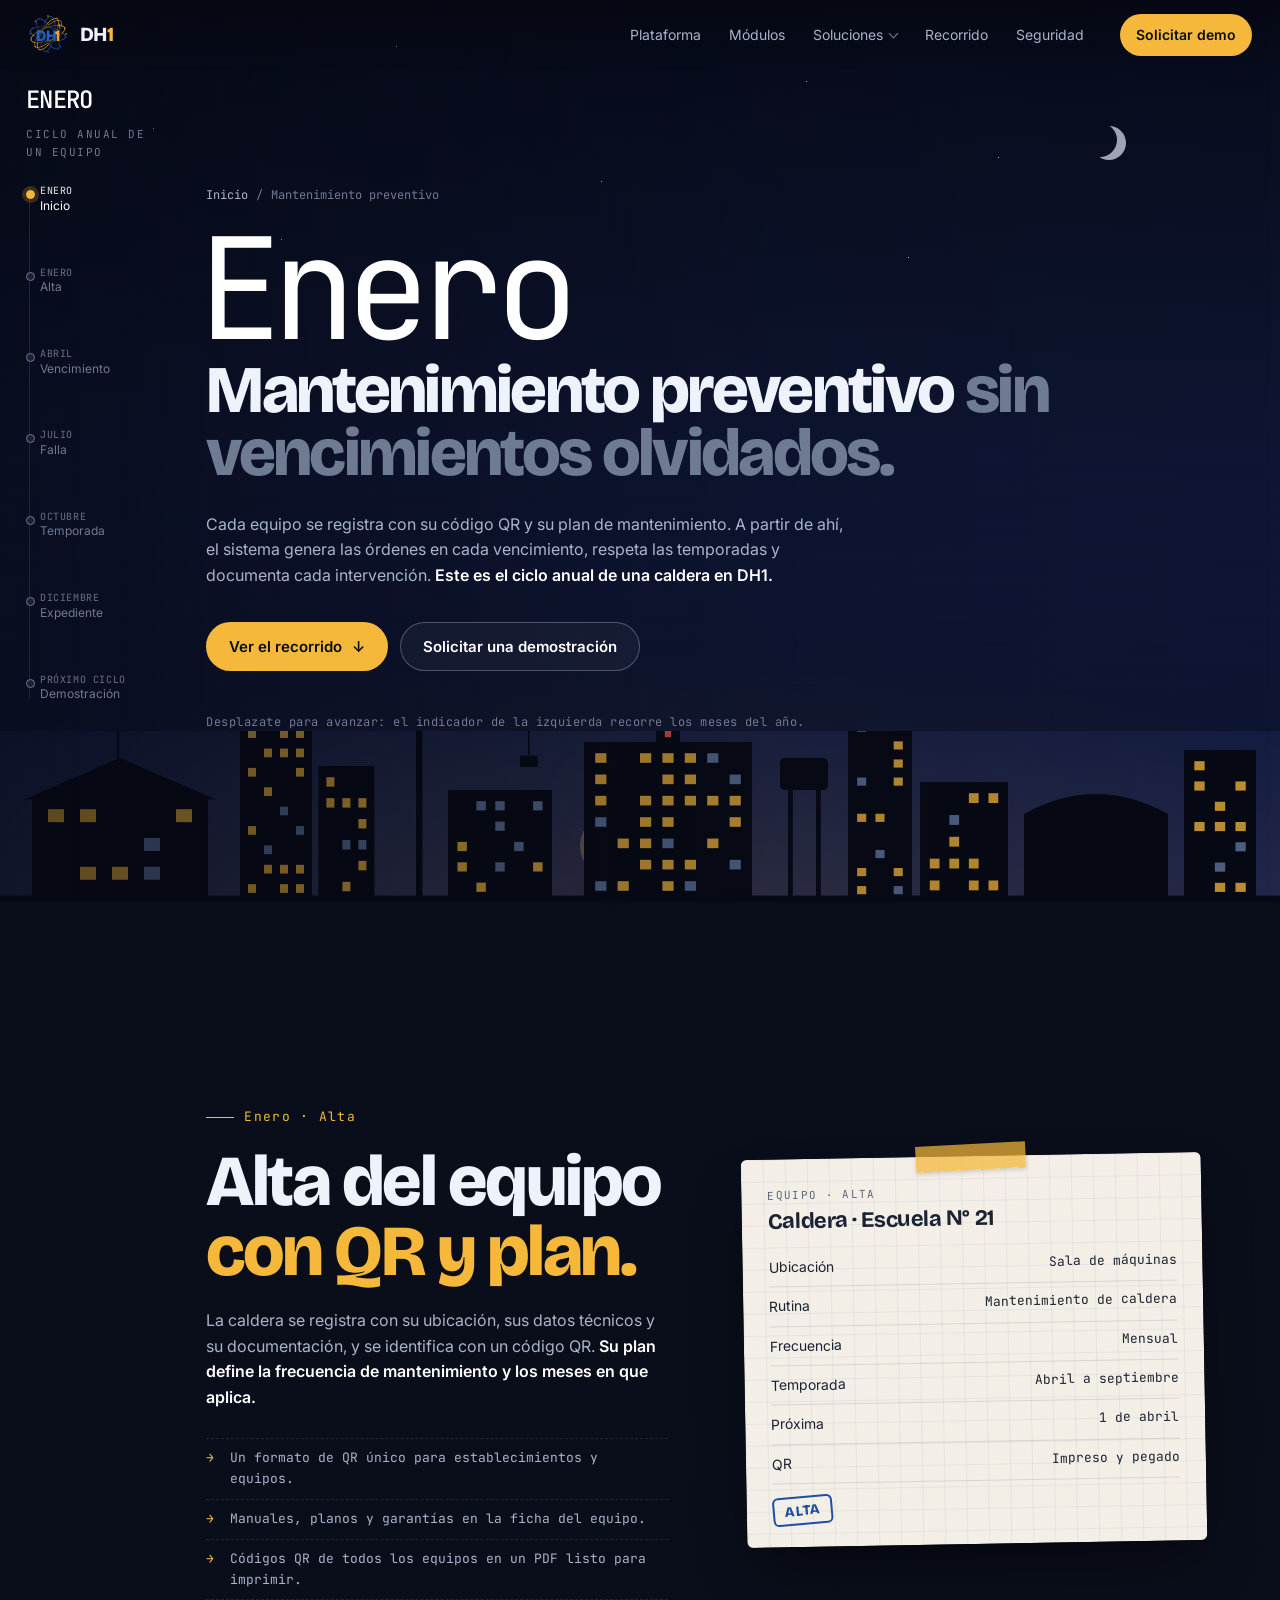
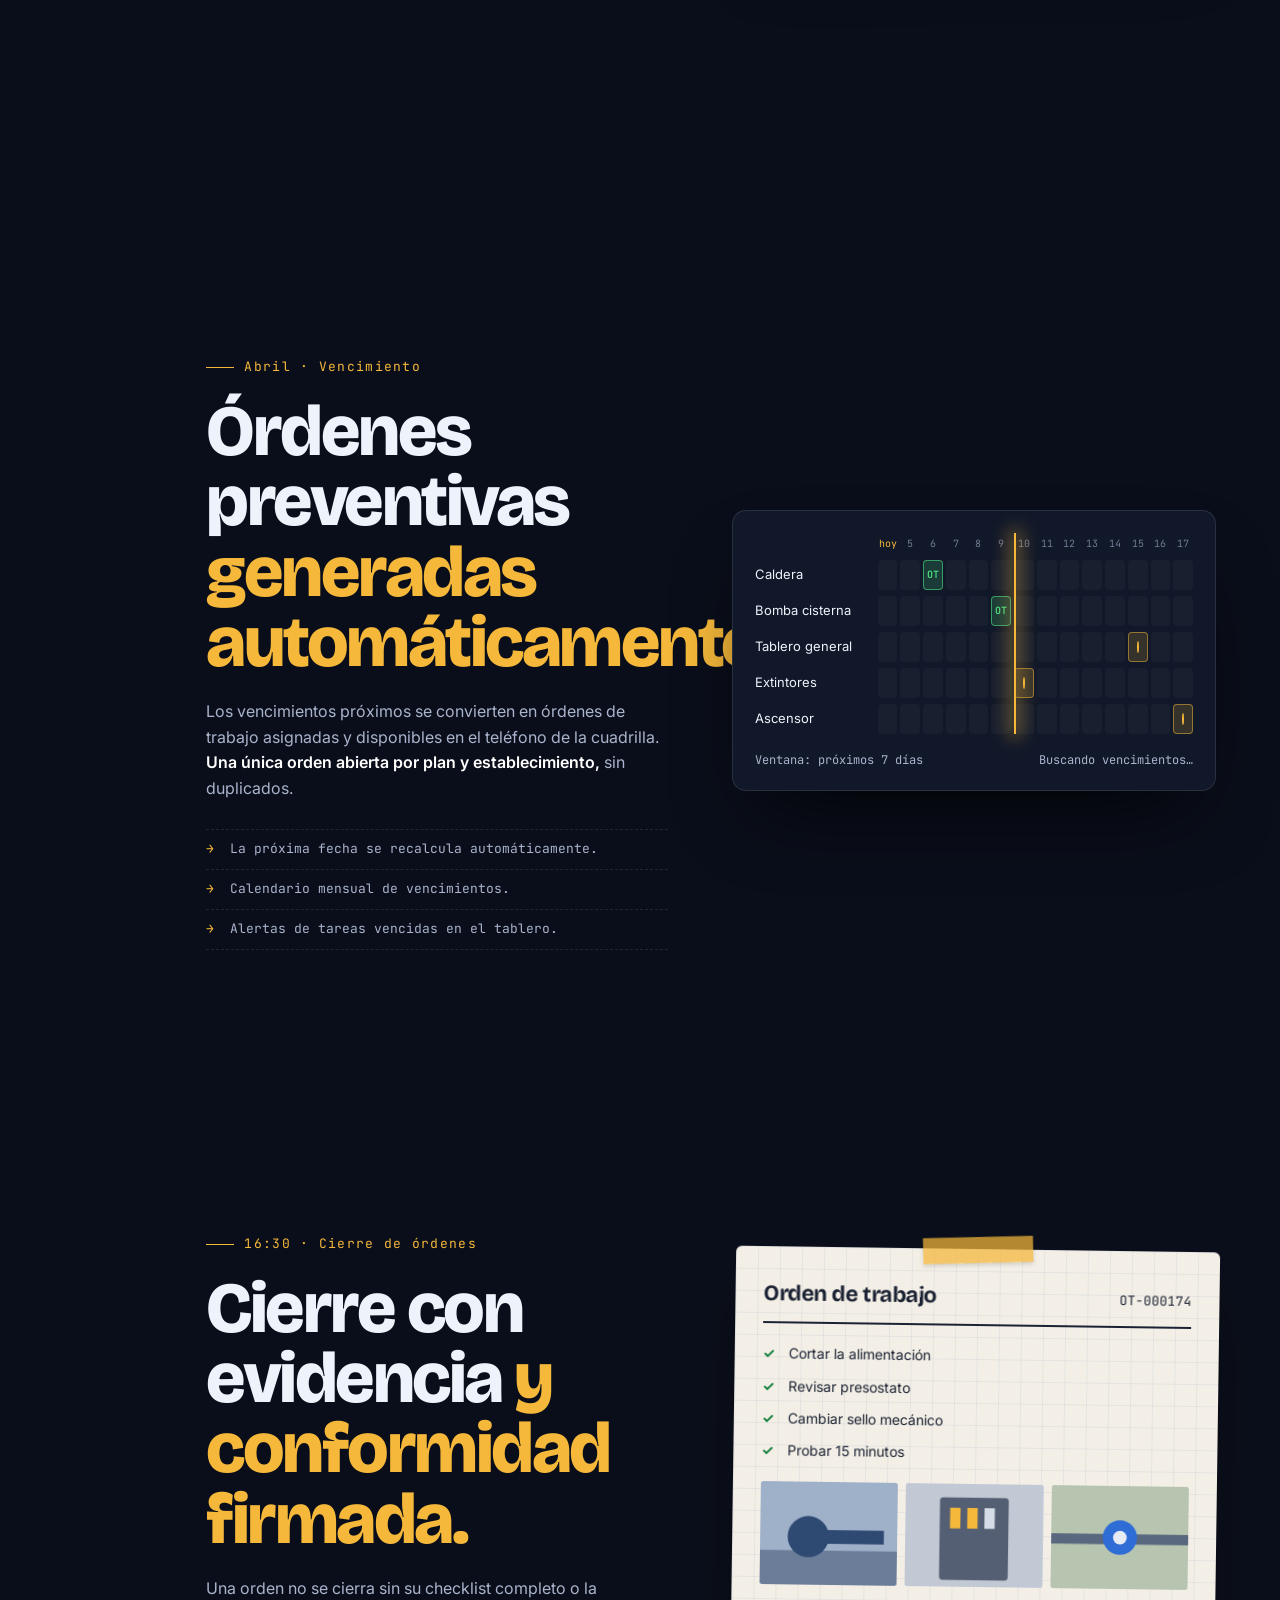
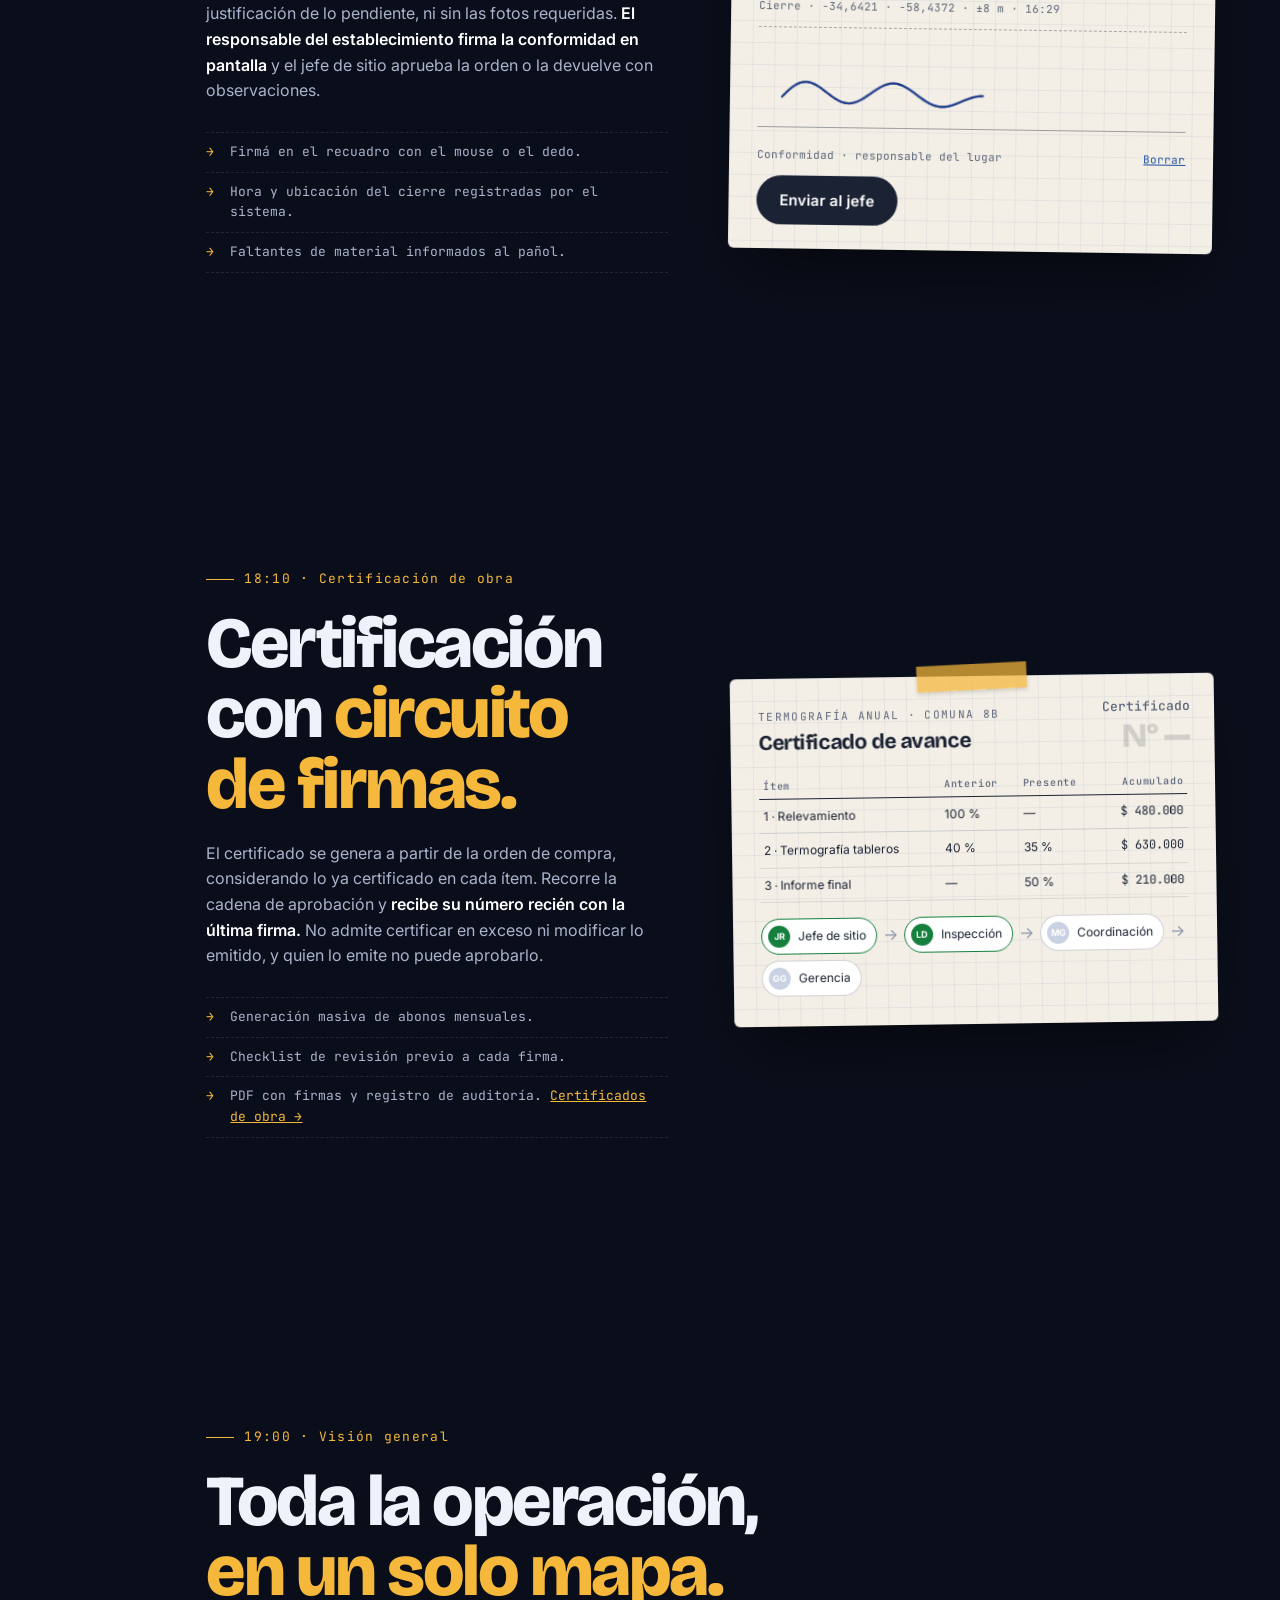
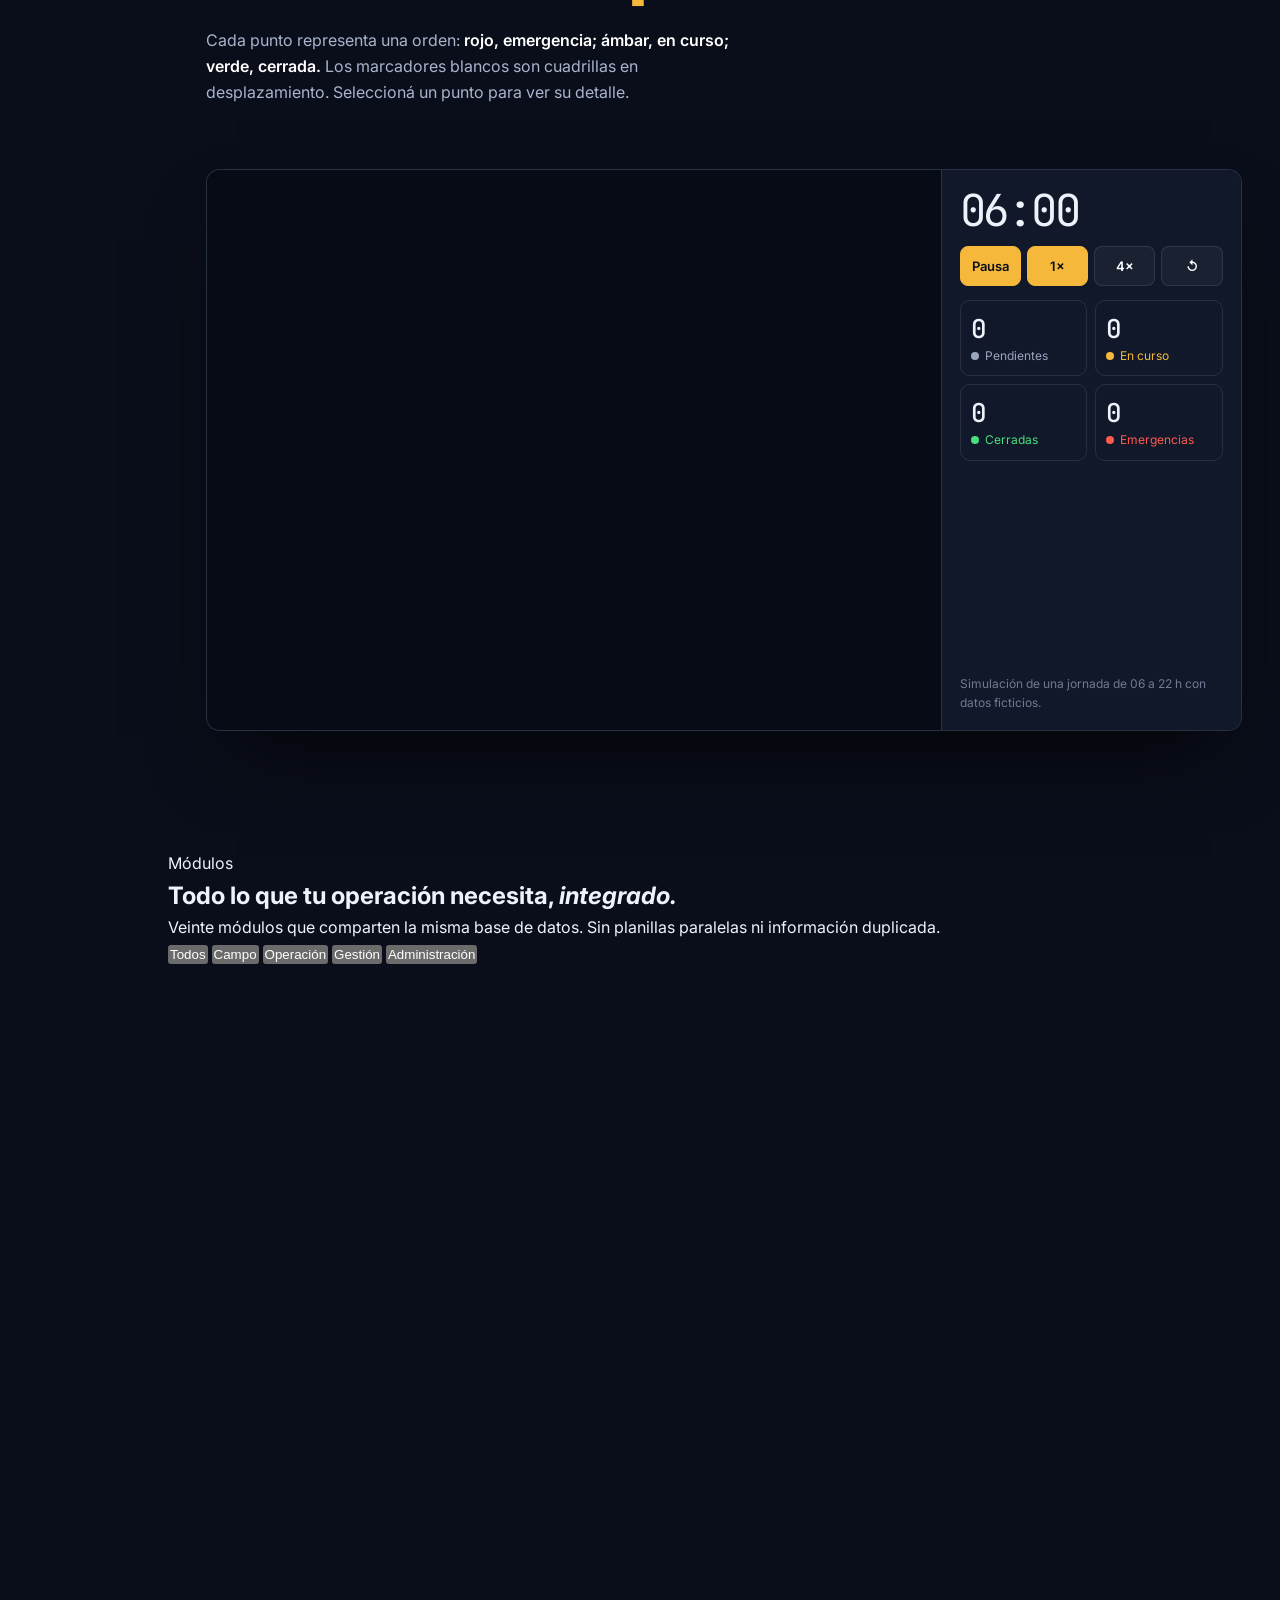
<file: software-mantenimiento-preventivo/index.html>
<!DOCTYPE html>
<html lang="es">
<head>
<meta charset="UTF-8">
<meta name="viewport" content="width=device-width, initial-scale=1.0">
<title>Software de mantenimiento preventivo (CMMS) | DH1 Software</title>
<meta name="description" content="Software de mantenimiento preventivo y correctivo: planes recurrentes por equipo, alertas de vencimiento, órdenes de trabajo con firma digital y GPS, e historial completo por activo.">
<link rel="canonical" href="https://dh1software.com/software-mantenimiento-preventivo/">
<meta name="robots" content="index, follow, max-image-preview:large">
<meta name="theme-color" content="#0a0e1a">
<meta name="color-scheme" content="dark">
<link rel="icon" href="/favicon.svg" type="image/svg+xml">
<link rel="icon" href="/favicon-32.png" type="image/png" sizes="32x32">
<link rel="apple-touch-icon" href="/apple-touch-icon.png">
<meta property="og:type" content="website">
<meta property="og:site_name" content="DH1 Software">
<meta property="og:locale" content="es_AR">
<meta property="og:url" content="https://dh1software.com/software-mantenimiento-preventivo/">
<meta property="og:title" content="Software de mantenimiento preventivo (CMMS) | DH1 Software">
<meta property="og:description" content="Software de mantenimiento preventivo y correctivo: planes recurrentes por equipo, alertas de vencimiento, órdenes de trabajo con firma digital y GPS, e historial completo por activo.">
<meta property="og:image" content="https://dh1software.com/og-image.png">
<meta property="og:image:width" content="1200">
<meta property="og:image:height" content="630">
<meta name="twitter:card" content="summary_large_image">
<meta name="twitter:title" content="Software de mantenimiento preventivo (CMMS) | DH1 Software">
<meta name="twitter:description" content="Software de mantenimiento preventivo y correctivo: planes recurrentes por equipo, alertas de vencimiento, órdenes de trabajo con firma digital y GPS, e historial completo por activo.">
<meta name="twitter:image" content="https://dh1software.com/og-image.png">
<script type="application/ld+json">
{
  "@context": "https://schema.org",
  "@graph": [
    {
      "@type": "WebPage",
      "@id": "https://dh1software.com/software-mantenimiento-preventivo/#pagina",
      "url": "https://dh1software.com/software-mantenimiento-preventivo/",
      "name": "Software de mantenimiento preventivo (CMMS) | DH1 Software",
      "description": "Software de mantenimiento preventivo y correctivo: planes recurrentes por equipo, alertas de vencimiento, órdenes de trabajo con firma digital y GPS, e historial completo por activo.",
      "inLanguage": "es-AR",
      "isPartOf": {
        "@id": "https://dh1software.com/#web"
      },
      "publisher": {
        "@id": "https://dh1software.com/#org"
      }
    },
    {
      "@type": "BreadcrumbList",
      "itemListElement": [
        {
          "@type": "ListItem",
          "position": 1,
          "name": "Inicio",
          "item": "https://dh1software.com/"
        },
        {
          "@type": "ListItem",
          "position": 2,
          "name": "Mantenimiento preventivo",
          "item": "https://dh1software.com/software-mantenimiento-preventivo/"
        }
      ]
    },
    {
      "@type": "FAQPage",
      "mainEntity": [
        {
          "@type": "Question",
          "name": "¿Qué diferencia hay entre mantenimiento preventivo y correctivo?",
          "acceptedAnswer": {
            "@type": "Answer",
            "text": "El preventivo se planifica con anticipación (inspecciones, cambios de filtros, calibraciones) para evitar fallas. El correctivo se hace cuando el equipo ya falló. DH1 maneja los dos y guarda ambos en el historial del activo."
          }
        },
        {
          "@type": "Question",
          "name": "¿Sirve para edificios, hospitales o plantas industriales?",
          "acceptedAnswer": {
            "@type": "Answer",
            "text": "Sí. DH1 se usa para mantenimiento industrial y de edificios: equipos, instalaciones y servicios con planes recurrentes y órdenes de trabajo."
          }
        },
        {
          "@type": "Question",
          "name": "¿Los técnicos necesitan una aplicación aparte?",
          "acceptedAnswer": {
            "@type": "Answer",
            "text": "No. DH1 funciona desde el navegador del teléfono o la tablet: el técnico abre la orden, la ejecuta y la cierra desde allí."
          }
        },
        {
          "@type": "Question",
          "name": "¿Se puede migrar el plan que hoy está en Excel?",
          "acceptedAnswer": {
            "@type": "Answer",
            "text": "Sí. Durante la configuración se importan el inventario de equipos y los planes actuales, para comenzar con la información existente."
          }
        }
      ]
    }
  ]
}
</script>
<link rel="preconnect" href="https://fonts.googleapis.com">
<link rel="preconnect" href="https://fonts.gstatic.com" crossorigin>
<link href="https://fonts.googleapis.com/css2?family=Bricolage+Grotesque:opsz,wght@12..96,300;12..96,400;12..96,500;12..96,600;12..96,700;12..96,800&family=Inter:wght@400;500;600&family=JetBrains+Mono:wght@400;500&display=swap" rel="stylesheet">
<link rel="stylesheet" href="/assets/dia.css">
</head>
<body>
<!-- Generado por herramientas/armar-paginas.cjs a partir de index.html. Editá el script, no este archivo. -->
<div class="cielo" aria-hidden="true"></div>
<div class="estrellas" aria-hidden="true"></div>
<div class="astro" aria-hidden="true"></div>
<div class="luna" aria-hidden="true"></div>
<div class="ciudad" aria-hidden="true">
  <svg viewBox="0 0 1600 300" preserveAspectRatio="xMidYMax slice" id="skyline">
    <g fill="currentColor">
      <!-- escuela con mástil -->
      <rect data-v="5x3" x="40" y="170" width="220" height="130"/><polygon points="30,172 150,120 270,172"/>
      <rect x="146" y="60" width="3" height="62"/><rect x="149" y="62" width="30" height="18" fill="#74ACDF" opacity=".55"/>
      <!-- edificios -->
      <rect data-v="4x9" x="300" y="70" width="90" height="230"/>
      <rect data-v="3x6" x="398" y="130" width="70" height="170"/>
      <!-- grúa -->
      <rect x="520" y="40" width="8" height="260"/><rect x="470" y="40" width="200" height="7"/><rect x="660" y="47" width="2" height="70"/><rect x="650" y="117" width="22" height="14"/>
      <circle class="grua-luz" cx="672" cy="40" r="4"/>
      <rect data-v="5x5" x="560" y="160" width="130" height="140"/>
      <!-- hospital -->
      <rect data-v="7x7" x="730" y="100" width="210" height="200"/><rect x="820" y="62" width="30" height="40"/>
      <rect x="831" y="70" width="8" height="24" fill="#ff5a4e" opacity=".75"/><rect x="823" y="78" width="24" height="8" fill="#ff5a4e" opacity=".75"/>
      <!-- tanque de agua y torre -->
      <rect x="975" y="120" width="60" height="40" rx="6"/><rect x="985" y="160" width="6" height="140"/><rect x="1020" y="160" width="6" height="140"/>
      <rect data-v="3x11" x="1060" y="40" width="80" height="260"/>
      <rect data-v="4x5" x="1150" y="150" width="110" height="150"/>
      <!-- galpón -->
      <path d="M1280 300 V190 Q1370 140 1460 190 V300 Z"/>
      <rect data-v="3x7" x="1480" y="110" width="90" height="190"/>
      <rect x="0" y="292" width="1600" height="8"/>
    </g>
    <g id="ventanas"></g>
  </svg>
</div>
<div class="velo" aria-hidden="true"></div>

<header class="nav">
  <a href="/" class="marca" aria-label="DH1 Software, inicio"><svg class="brand-svg-mark" viewBox="0 0 200 200" xmlns="http://www.w3.org/2000/svg" aria-hidden="true">
  <defs>
    <linearGradient id="nmB" x1="0" y1="0" x2="1" y2="1"><stop offset="0%" stop-color="#2e6cd6"/><stop offset="100%" stop-color="#1e4fa3"/></linearGradient>
    <linearGradient id="nmG" x1="0" y1="0" x2="1" y2="1"><stop offset="0%" stop-color="#f5b83a"/><stop offset="100%" stop-color="#d89215"/></linearGradient>
  </defs>
  <!-- Dense tangle: 6 ellipses at many angles (alternating blue/gold) -->
  <g fill="none" stroke-width="3.5" stroke-linecap="round">
    <ellipse cx="100" cy="100" rx="82" ry="30" stroke="url(#nmB)" transform="rotate(10 100 100)"/>
    <ellipse cx="100" cy="100" rx="82" ry="30" stroke="url(#nmG)" transform="rotate(-20 100 100)"/>
    <ellipse cx="100" cy="100" rx="82" ry="30" stroke="url(#nmB)" transform="rotate(55 100 100)" opacity="0.9"/>
    <ellipse cx="100" cy="100" rx="82" ry="30" stroke="url(#nmG)" transform="rotate(-60 100 100)" opacity="0.9"/>
    <ellipse cx="100" cy="100" rx="82" ry="30" stroke="url(#nmB)" transform="rotate(100 100 100)" opacity="0.75"/>
    <ellipse cx="100" cy="100" rx="82" ry="30" stroke="url(#nmG)" transform="rotate(135 100 100)" opacity="0.75"/>
  </g>
  <!-- Scattered connection nodes like original -->
  <g>
    <circle cx="100" cy="18" r="3.5" fill="url(#nmG)"/>
    <circle cx="100" cy="182" r="3.5" fill="url(#nmB)"/>
    <circle cx="18" cy="100" r="3.5" fill="url(#nmB)"/>
    <circle cx="182" cy="100" r="3.5" fill="url(#nmG)"/>
    <circle cx="42" cy="42" r="2.8" fill="url(#nmG)"/>
    <circle cx="158" cy="158" r="2.8" fill="url(#nmB)"/>
    <circle cx="158" cy="42" r="2.8" fill="url(#nmB)"/>
    <circle cx="42" cy="158" r="2.8" fill="url(#nmG)"/>
  </g>
  <!-- Solid backing so letters stand out clearly from the tangle (subtle, ink-colored) -->
  <rect x="38" y="58" width="124" height="84" fill="#0a0e1a" opacity="0.55" rx="4"/>
  <!-- BIG BOLD DH1 — the heart of the logo -->
  <g font-family="'Bricolage Grotesque', 'Inter', sans-serif" font-weight="800" letter-spacing="-0.06em">
    <text x="46" y="134" font-size="72" fill="url(#nmB)">D</text>
    <text x="90" y="134" font-size="72" fill="url(#nmB)">H</text>
    <text x="134" y="134" font-size="72" fill="url(#nmG)">1</text>
  </g>
  <!-- Growth arrow above the 1 -->
  <path d="M 152 72 L 152 56 L 145 63 M 152 56 L 159 63" stroke="url(#nmG)" stroke-width="3" fill="none" stroke-linecap="round" stroke-linejoin="round"/>
</svg><span>DH<b>1</b></span></a>
  <ul id="menu">
    <li><a href="/#plataforma">Plataforma</a></li>
    <li><a href="/#modulos">Módulos</a></li>
    <li class="sub"><a href="/#soluciones">Soluciones</a>
      <ul>
        <li><a href="/ordenes-de-trabajo-digitales/">Órdenes de trabajo digitales</a></li>
        <li><a href="/software-mantenimiento-preventivo/" aria-current="page">Mantenimiento preventivo</a></li>
        <li><a href="/certificados-de-obra/">Certificados de obra</a></li>
        <li><a href="/trabajo-sin-senal/">Operación sin conexión</a></li>
        <li><a href="/erp-constructoras/">Gestión de obras de mantenimiento</a></li>
      </ul>
    </li>
    <li><a href="/#recorrido">Recorrido</a></li>
    <li><a href="/#seguridad">Seguridad</a></li>
  </ul>
  <a href="#demo" class="pedir">Solicitar demo</a>
  <button class="menu-btn" id="menuBtn" aria-label="Abrir menú" aria-expanded="false" aria-controls="menu">
    <svg width="20" height="20" viewBox="0 0 24 24" fill="none" stroke="currentColor" stroke-width="2.2"><path d="M4 7h16M4 12h16M4 17h16"/></svg>
  </button>
</header>

<aside class="riel" aria-label="Ciclo anual de un equipo">
  <div class="hora etq" id="hora" aria-live="off">Enero</div>
  <div class="dia">Ciclo anual de un equipo</div>
  <ol id="indice">
    <li><a href="#inicio"><b>Enero</b>Inicio</a></li>
    <li><a href="#alta"><b>Enero</b>Alta</a></li>
    <li><a href="#preventivo"><b>Abril</b>Vencimiento</a></li>
    <li><a href="#correctiva"><b>Julio</b>Falla</a></li>
    <li><a href="#temporada"><b>Octubre</b>Temporada</a></li>
    <li><a href="#expediente"><b>Diciembre</b>Expediente</a></li>
    <li><a href="#demo"><b>Próximo ciclo</b>Demostración</a></li>
    <li class="avance" aria-hidden="true"></li>
  </ol>
</aside>

<main>
  <section class="cap portada modulo" id="inicio" data-etq="Enero">
    <div class="texto">
      <nav class="miga aparece" aria-label="Estás en"><a href="/">Inicio</a><span>/</span><span>Mantenimiento preventivo</span></nav>
      <div class="reloj-gigante aparece" aria-hidden="true">Enero</div>
      <h1 class="aparece">Mantenimiento preventivo <em>sin vencimientos olvidados.</em></h1>
      <p class="bajada aparece">Cada equipo se registra con su código QR y su plan de mantenimiento. A partir de ahí, el sistema genera las órdenes en cada vencimiento, respeta las temporadas y documenta cada intervención. <strong>Este es el ciclo anual de una caldera en DH1.</strong></p>
      <div class="botones aparece">
        <a href="#alta" class="btn prim">Ver el recorrido <span class="bajar">↓</span></a>
        <a href="#demo" class="btn sec">Solicitar una demostración</a>
      </div>
      <p class="nota aparece">Desplazate para avanzar: el indicador de la izquierda recorre los meses del año.</p>
    </div>
  </section>

  <section class="cap" id="alta" data-etq="Enero">
    <div class="texto aparece">
      <div class="marca-hora">Enero · Alta</div>
      <h2>Alta del equipo <em>con QR y plan.</em></h2>
      <p class="bajada">La caldera se registra con su ubicación, sus datos técnicos y su documentación, y se identifica con un código QR. <strong>Su plan define la frecuencia de mantenimiento y los meses en que aplica.</strong></p>
      <ul class="libro">
        <li>Un formato de QR único para establecimientos y equipos.</li>
        <li>Manuales, planos y garantías en la ficha del equipo.</li>
        <li>Códigos QR de todos los equipos en un PDF listo para imprimir.</li>
      </ul>
    </div>
    <div class="objeto aparece">
      <div class="hoja ficha gira-i">
        <span class="cinta" aria-hidden="true"></span>
        <div class="etq">Equipo · alta</div>
        <h3>Caldera · Escuela N° 21</h3>
        <ul class="filas"><li class="escalon"><span>Ubicación</span><span>Sala de máquinas</span></li><li class="escalon"><span>Rutina</span><span>Mantenimiento de caldera</span></li><li class="escalon"><span>Frecuencia</span><span>Mensual</span></li><li class="escalon"><span>Temporada</span><span>Abril a septiembre</span></li><li class="escalon"><span>Próxima</span><span>1 de abril</span></li><li class="escalon"><span>QR</span><span>Impreso y pegado</span></li></ul>
        
        <span class="marca-tinta tinta-azul escalon">ALTA</span>
      </div>
    </div>
  </section>

  <section class="cap" id="preventivo" data-etq="Abril">
    <div class="texto aparece">
      <div class="marca-hora">Abril · Vencimiento</div>
      <h2>Órdenes preventivas <em>generadas automáticamente.</em></h2>
      <p class="bajada">Los vencimientos próximos se convierten en órdenes de trabajo asignadas y disponibles en el teléfono de la cuadrilla. <strong>Una única orden abierta por plan y establecimiento,</strong> sin duplicados.</p>
      <ul class="libro">
        <li>La próxima fecha se recalcula automáticamente.</li>
        <li>Calendario mensual de vencimientos.</li>
        <li>Alertas de tareas vencidas en el tablero.</li>
      </ul>
    </div>
    <div class="objeto aparece">
      <div class="pantalla calendario" id="calendario">
        <div class="escaner">
          <div class="dias" id="diasCal"></div>
          <div class="equipo" data-vence="2"><span>Caldera</span></div>
          <div class="equipo" data-vence="5"><span>Bomba cisterna</span></div>
          <div class="equipo" data-vence="11"><span>Tablero general</span></div>
          <div class="equipo" data-vence="6"><span>Extintores</span></div>
          <div class="equipo" data-vence="13"><span>Ascensor</span></div>
          <span class="linea-esc" id="lineaEsc"></span>
        </div>
        <footer><span>Ventana: próximos 7 días</span><span id="resCal">Buscando vencimientos…</span></footer>
      </div>
    </div>
  </section>

  <!-- 16:30 cierre -->
  <section class="cap" id="cierre" data-hora="16:30">
    <div class="texto aparece">
      <div class="marca-hora">16:30 · Cierre de órdenes</div>
      <h2>Cierre con evidencia <em>y conformidad firmada.</em></h2>
      <p class="bajada">Una orden no se cierra sin su checklist completo o la justificación de lo pendiente, ni sin las fotos requeridas. <strong>El responsable del establecimiento firma la conformidad en pantalla</strong> y el jefe de sitio aprueba la orden o la devuelve con observaciones.</p>
      <ul class="libro">
        <li>Firmá en el recuadro con el mouse o el dedo.</li>
        <li>Hora y ubicación del cierre registradas por el sistema.</li>
        <li>Faltantes de material informados al pañol.</li>
      </ul>
    </div>
    <div class="objeto aparece">
      <div class="hoja orden">
        <span class="cinta" aria-hidden="true"></span>
        <div class="enc"><b>Orden de trabajo</b><code>OT-000174</code></div>
        <ul class="checks">
          <li>Cortar la alimentación</li><li>Revisar presostato</li><li>Cambiar sello mecánico</li><li>Probar 15 minutos</li>
        </ul>
        <div class="fotos" aria-hidden="true">
          <svg viewBox="0 0 40 30"><rect width="40" height="30" fill="#9fb0c9"/><rect x="0" y="20" width="40" height="10" fill="#6b7d99"/><circle cx="14" cy="16" r="6" fill="#2e4a73"/><rect x="18" y="14" width="18" height="4" fill="#2e4a73"/></svg>
          <svg viewBox="0 0 40 30"><rect width="40" height="30" fill="#c2c9d4"/><rect x="10" y="4" width="20" height="24" rx="1" fill="#545f73"/><rect x="13" y="7" width="3" height="6" fill="#f5b83a"/><rect x="18" y="7" width="3" height="6" fill="#f5b83a"/><rect x="23" y="7" width="3" height="6" fill="#d7dde7"/></svg>
          <svg viewBox="0 0 40 30"><rect width="40" height="30" fill="#b6c4b0"/><rect x="0" y="14" width="40" height="3" fill="#59687e"/><circle cx="20" cy="15" r="5" fill="#2e6cd6"/><circle cx="20" cy="15" r="2" fill="#e7ecf4"/></svg>
        </div>
        <div class="gps">Cierre · -34,6421 · -58,4372 · ±8 m · 16:29</div>
        <div class="firma-zona">
          <canvas id="firma" aria-label="Firmá con el mouse o el dedo"></canvas>
          <span class="linea-f" aria-hidden="true"></span>
          <p><span>Conformidad · responsable del lugar</span><button type="button" id="borrarFirma">Borrar</button></p>
        </div>
        <div class="sello" id="sello">APROBADA<small>jefe de sitio · 16:41</small></div>
        <div class="botones" style="margin-top:14px"><button type="button" class="btn prim" id="aprobar" style="background:#1b2233;color:#fff">Enviar al jefe</button></div>
      </div>
    </div>
  </section>

  <!-- 18:10 certificado -->
  <section class="cap" id="certificado" data-hora="18:10">
    <div class="texto aparece">
      <div class="marca-hora">18:10 · Certificación de obra</div>
      <h2>Certificación con <em>circuito de firmas.</em></h2>
      <p class="bajada">El certificado se genera a partir de la orden de compra, considerando lo ya certificado en cada ítem. Recorre la cadena de aprobación y <strong>recibe su número recién con la última firma.</strong> No admite certificar en exceso ni modificar lo emitido, y quien lo emite no puede aprobarlo.</p>
      <ul class="libro">
        <li>Generación masiva de abonos mensuales.</li>
        <li>Checklist de revisión previo a cada firma.</li>
        <li>PDF con firmas y registro de auditoría. <a href="/certificados-de-obra/">Certificados de obra →</a></li>
      </ul>
    </div>
    <div class="objeto aparece">
      <div class="hoja certificado" id="certObj">
        <span class="cinta" aria-hidden="true"></span>
        <div class="numero-cert" id="numCert">Certificado<b>N° —</b></div>
        <div class="etq">Termografía anual · Comuna 8B</div>
        <h3>Certificado de avance</h3>
        <table>
          <thead><tr><th>Ítem</th><th>Anterior</th><th>Presente</th><th>Acumulado</th></tr></thead>
          <tbody>
            <tr><td>1 · Relevamiento</td><td>100 %</td><td>—</td><td>$ 480.000</td></tr>
            <tr><td>2 · Termografía tableros</td><td>40 %</td><td>35 %</td><td>$ 630.000</td></tr>
            <tr><td>3 · Informe final</td><td>—</td><td>50 %</td><td>$ 210.000</td></tr>
          </tbody>
        </table>
        <div class="cadena" id="cadena">
          <span class="paso"><i>JR</i>Jefe de sitio</span><span class="flecha">→</span>
          <span class="paso"><i>LD</i>Inspección</span><span class="flecha">→</span>
          <span class="paso"><i>MG</i>Coordinación</span><span class="flecha">→</span>
          <span class="paso"><i>GG</i>Gerencia</span>
        </div>
      </div>
    </div>
  </section>

  <!-- 19:00 el día -->
  <section class="cap mapa-cap" id="el-dia" data-hora="19:00">
    <div class="texto aparece" style="max-width:900px">
      <div class="marca-hora">19:00 · Visión general</div>
      <h2>Toda la operación, <em>en un solo mapa.</em></h2>
      <p class="bajada">Cada punto representa una orden: <strong>rojo, emergencia; ámbar, en curso; verde, cerrada.</strong> Los marcadores blancos son cuadrillas en desplazamiento. Seleccioná un punto para ver su detalle.</p>
    </div>
    <div class="objeto aparece">
      <div class="pantalla mapa-marco">
        <div class="mapa-lienzo" id="mapa"><div class="mapa-ficha" id="mapaFicha"></div></div>
        <div class="mapa-panel">
          <div class="mapa-reloj" id="mapaReloj">06:00</div>
          <div class="mapa-ctrl">
            <button type="button" id="mapaPlay" aria-pressed="true">Pausa</button>
            <button type="button" data-vel="1" aria-pressed="true">1×</button>
            <button type="button" data-vel="4" aria-pressed="false">4×</button>
            <button type="button" id="mapaReiniciar">↺</button>
          </div>
          <div class="contadores">
            <div class="k-pend"><b id="kPend">0</b><span>Pendientes</span></div>
            <div class="k-curso"><b id="kCurso">0</b><span>En curso</span></div>
            <div class="k-cerr"><b id="kCerr">0</b><span>Cerradas</span></div>
            <div class="k-urg"><b id="kUrg">0</b><span>Emergencias</span></div>
          </div>
          <div class="mapa-log" id="mapaLog" aria-live="off"></div>
          <div class="mapa-leyenda">Simulación de una jornada de 06 a 22 h con datos ficticios.</div>
        </div>
      </div>
    </div>
  </section>
  </div>

  <!-- módulos -->
  <section class="bloque" id="modulos" aria-labelledby="tit-modulos">
    <div class="envoltura">
      <div class="cabecera aparece">
        <p class="sobre">Módulos</p>
        <h2 id="tit-modulos">Todo lo que tu operación necesita, <em>integrado.</em></h2>
        <p class="intro">Veinte módulos que comparten la misma base de datos. Sin planillas paralelas ni información duplicada.</p>
      </div>
      <div class="filtros aparece" role="group" aria-label="Filtrar módulos">
        <button type="button" data-f="todos" aria-pressed="true">Todos</button>
        <button type="button" data-f="campo" aria-pressed="false">Campo</button>
        <button type="button" data-f="operacion" aria-pressed="false">Operación</button>
        <button type="button" data-f="gestion" aria-pressed="false">Gestión</button>
        <button type="button" data-f="administracion" aria-pressed="false">Administración</button>
      </div>
      <div class="grilla-mod aparece" id="grillaMod">
        <article class="mod tilt" data-c="operacion" data-tilt="7"><div class="ico"><svg viewBox="0 0 24 24" aria-hidden="true"><rect x="5" y="4" width="14" height="17" rx="2"/><path d="M9 3h6v3H9zM9 13l2 2 4-4"/></svg></div><h3>Órdenes de trabajo</h3><p>Tablero por estado, plantillas, checklist, fotos, firma de conformidad y PDF de cada orden.</p><span class="cat">Operación</span></article>
        <article class="mod tilt" data-c="operacion" data-tilt="7"><div class="ico"><svg viewBox="0 0 24 24" aria-hidden="true"><rect x="3" y="5" width="18" height="16" rx="2"/><path d="M3 10h18M8 3v4M16 3v4M8 15h3M13 15h3"/></svg></div><h3>Mantenimiento preventivo</h3><p>Planes por equipo y frecuencia, rutinas estacionales y generación automática de órdenes.</p><span class="cat">Operación</span></article>
        <article class="mod tilt" data-c="operacion" data-tilt="7"><div class="ico"><svg viewBox="0 0 24 24" aria-hidden="true"><path d="M12 3 2 20h20L12 3z"/><path d="M12 10v4M12 17h.01"/></svg></div><h3>Emergencias</h3><p>Reporte inmediato, orden urgente automática y notificación en tiempo real a los responsables.</p><span class="cat">Operación</span></article>
        <article class="mod tilt" data-c="operacion" data-tilt="7"><div class="ico"><svg viewBox="0 0 24 24" aria-hidden="true"><path d="M12 21s7-6.2 7-11.5a7 7 0 1 0-14 0C5 14.8 12 21 12 21z"/><circle cx="12" cy="9.5" r="2.5"/></svg></div><h3>Mapa operativo</h3><p>Órdenes y establecimientos georreferenciados para planificar zonas y recorridos.</p><span class="cat">Operación</span></article>
        <article class="mod tilt" data-c="operacion" data-tilt="7"><div class="ico"><svg viewBox="0 0 24 24" aria-hidden="true"><circle cx="11" cy="11" r="6"/><path d="M20 20l-4.5-4.5M8.5 11h5"/></svg></div><h3>Inspecciones e informes</h3><p>Relevamientos con fotos, informes técnicos y planificación de intervenciones.</p><span class="cat">Operación</span></article>
        <article class="mod tilt" data-c="campo" data-tilt="7"><div class="ico"><svg viewBox="0 0 24 24" aria-hidden="true"><rect x="7" y="2" width="10" height="20" rx="2"/><path d="M11 18h2"/></svg></div><h3>Aplicación de campo</h3><p>Ejecución desde el teléfono con checklist, fotos comprimidas, firma y geolocalización.</p><span class="cat">Campo</span></article>
        <article class="mod tilt" data-c="campo" data-tilt="7"><div class="ico"><svg viewBox="0 0 24 24" aria-hidden="true"><path d="M2 8.5a15 15 0 0 1 20 0M5.5 12a10 10 0 0 1 13 0M9 15.5a5 5 0 0 1 6 0M12 19h.01M3 3l18 18"/></svg></div><h3>Operación sin conexión</h3><p>Cola local de cambios con sincronización automática, sin pérdidas ni duplicados.</p><span class="cat">Campo</span></article>
        <article class="mod tilt" data-c="campo" data-tilt="7"><div class="ico"><svg viewBox="0 0 24 24" aria-hidden="true"><circle cx="12" cy="12" r="9"/><path d="M12 7v5l3 2"/></svg></div><h3>Control de asistencia</h3><p>Fichaje por QR del establecimiento o tablet de cuadrilla, con hora y ubicación.</p><span class="cat">Campo</span></article>
        <article class="mod tilt" data-c="campo" data-tilt="7"><div class="ico"><svg viewBox="0 0 24 24" aria-hidden="true"><rect x="4" y="4" width="6" height="6"/><rect x="14" y="4" width="6" height="6"/><rect x="4" y="14" width="6" height="6"/><path d="M14 14h2v2h-2zM18 18h2v2h-2zM14 18h2M18 14h2"/></svg></div><h3>Portal por código QR</h3><p>Consulta y ejecución de órdenes desde el QR del lugar, sin necesidad de usuario.</p><span class="cat">Campo</span></article>
        <article class="mod tilt" data-c="gestion" data-tilt="7"><div class="ico"><svg viewBox="0 0 24 24" aria-hidden="true"><circle cx="12" cy="12" r="3"/><path d="M12 2v3M12 19v3M2 12h3M19 12h3M4.9 4.9l2.1 2.1M17 17l2.1 2.1M4.9 19.1 7 17M17 7l2.1-2.1"/></svg></div><h3>Activos y equipos</h3><p>Expediente técnico, QR por equipo, garantías y control de equipos fuera de servicio.</p><span class="cat">Gestión</span></article>
        <article class="mod tilt" data-c="gestion" data-tilt="7"><div class="ico"><svg viewBox="0 0 24 24" aria-hidden="true"><path d="M3 7l9-4 9 4-9 4-9-4z"/><path d="M3 7v10l9 4 9-4V7M12 11v10"/></svg></div><h3>Inventario y pañol</h3><p>Stock por depósito, mínimos, préstamo de herramientas y costo promedio ponderado.</p><span class="cat">Gestión</span></article>
        <article class="mod tilt" data-c="gestion" data-tilt="7"><div class="ico"><svg viewBox="0 0 24 24" aria-hidden="true"><path d="M3 4h2l2.5 11h11L21 7H7"/><circle cx="9" cy="19" r="1.5"/><circle cx="17" cy="19" r="1.5"/></svg></div><h3>Compras y aprobaciones</h3><p>Requerimientos, pedidos de compra automáticos y circuitos de aprobación por rol.</p><span class="cat">Gestión</span></article>
        <article class="mod tilt" data-c="gestion" data-tilt="7"><div class="ico"><svg viewBox="0 0 24 24" aria-hidden="true"><path d="M4 21V9l6-4 6 4v12M2 21h20M9 21v-5h2v5M16 11h4v10"/></svg></div><h3>Obras y proyectos</h3><p>Jefe de sitio, inspector y plazo por obra, con avance, materiales y alertas de atraso.</p><span class="cat">Gestión</span></article>
        <article class="mod tilt" data-c="gestion" data-tilt="7"><div class="ico"><svg viewBox="0 0 24 24" aria-hidden="true"><path d="M4 5h16v11H9l-5 4V5z"/><path d="M8 10h8"/></svg></div><h3>Comunicación interna</h3><p>Foro por categorías, menciones y notificaciones dentro de la plataforma.</p><span class="cat">Gestión</span></article>
        <article class="mod tilt" data-c="administracion" data-tilt="7"><div class="ico"><svg viewBox="0 0 24 24" aria-hidden="true"><rect x="5" y="3" width="14" height="18" rx="2"/><path d="M8 7h8M8 12h2M14 12h2M8 16h2M14 16h2"/></svg></div><h3>Presupuestos</h3><p>Presupuestos por rubro e importación directa desde planillas de cálculo.</p><span class="cat">Administración</span></article>
        <article class="mod tilt" data-c="administracion" data-tilt="7"><div class="ico"><svg viewBox="0 0 24 24" aria-hidden="true"><path d="M6 3h9l4 4v14H6z"/><path d="M14 3v5h5M9 13h6M9 17h4"/></svg></div><h3>Certificación de obra</h3><p>Certificados con cadena de firmas, control de saldos por ítem y abonos mensuales.</p><span class="cat">Administración</span></article>
        <article class="mod tilt" data-c="administracion" data-tilt="7"><div class="ico"><svg viewBox="0 0 24 24" aria-hidden="true"><path d="M4 20V10M10 20V4M16 20v-7M2 20h20"/></svg></div><h3>Facturación y finanzas</h3><p>Facturas, cobranzas y tablero financiero con montos a cobrar y certificados aprobados.</p><span class="cat">Administración</span></article>
        <article class="mod tilt" data-c="administracion" data-tilt="7"><div class="ico"><svg viewBox="0 0 24 24" aria-hidden="true"><circle cx="9" cy="8" r="3.5"/><path d="M2.5 20c.8-3.5 3.4-5 6.5-5s5.7 1.5 6.5 5"/><circle cx="17" cy="9" r="2.5"/><path d="M17 14c2.3 0 4 1.3 4.5 4"/></svg></div><h3>Recursos humanos</h3><p>Legajos digitales del personal, horas por orden y costo por persona.</p><span class="cat">Administración</span></article>
        <article class="mod tilt" data-c="administracion" data-tilt="7"><div class="ico"><svg viewBox="0 0 24 24" aria-hidden="true"><path d="M12 3l8 3v6c0 5-3.5 8-8 9-4.5-1-8-4-8-9V6l8-3z"/><path d="M9 12l2 2 4-4"/></svg></div><h3>Seguridad y auditoría</h3><p>Permisos por rol, registro de sesiones y control de cambios sensibles.</p><span class="cat">Administración</span></article>
        <article class="mod tilt" data-c="administracion" data-tilt="7"><div class="ico"><svg viewBox="0 0 24 24" aria-hidden="true"><path d="M12 15V3M7 8l5-5 5 5"/><path d="M4 15v4a2 2 0 0 0 2 2h12a2 2 0 0 0 2-2v-4"/></svg></div><h3>Importación de datos</h3><p>Carga inicial desde Excel y SAP de activos, obras, establecimientos y personal.</p><span class="cat">Administración</span></article>
      </div>
    </div>
  </section>

  <section class="cap" id="correctiva" data-etq="Julio">
    <div class="texto aparece">
      <div class="marca-hora">Julio · Falla</div>
      <h2>Correctivo y preventivo <em>en el mismo historial.</em></h2>
      <p class="bajada">Ante una falla, el responsable del establecimiento la reporta desde el QR, sin necesidad de usuario. Se genera la emergencia con su orden urgente y <strong>al resolverse, la orden se cierra automáticamente.</strong> Ambas intervenciones quedan en el historial del equipo.</p>
      <ul class="libro">
        <li>Emergencia y orden urgente se generan en el mismo instante.</li>
        <li>Las fallas reiteradas en un mismo lugar se señalan en el tablero.</li>
        <li>Notificación inmediata al jefe de sitio.</li>
      </ul>
    </div>
    <div class="objeto aparece">
      <div class="pila-avisos">
        <div class="aviso-tel escalon"><span class="app"><svg viewBox="0 0 30 30" aria-hidden="true"><text x="3" y="21" font-family="Bricolage Grotesque, Inter, sans-serif" font-weight="800" font-size="15" fill="#2e6cd6">DH</text><text x="22" y="21" font-family="Bricolage Grotesque, Inter, sans-serif" font-weight="800" font-size="15" fill="#f5b83a">1</text></svg></span><div><small><span>QR · Escuela N° 21</span><span>07:52</span></small><b>La caldera no enciende</b><p>Reportado desde el portal, sin usuario.</p></div></div>
        <div class="aviso-tel escalon"><span class="app"><svg viewBox="0 0 30 30" aria-hidden="true"><text x="3" y="21" font-family="Bricolage Grotesque, Inter, sans-serif" font-weight="800" font-size="15" fill="#2e6cd6">DH</text><text x="22" y="21" font-family="Bricolage Grotesque, Inter, sans-serif" font-weight="800" font-size="15" fill="#f5b83a">1</text></svg></span><div><small><span>DH1</span><span>07:52</span></small><b>Orden urgente OT-000188</b><p>Asignada a la cuadrilla de calefacción.</p></div></div>
        <div class="aviso-tel escalon"><span class="app"><svg viewBox="0 0 30 30" aria-hidden="true"><text x="3" y="21" font-family="Bricolage Grotesque, Inter, sans-serif" font-weight="800" font-size="15" fill="#2e6cd6">DH</text><text x="22" y="21" font-family="Bricolage Grotesque, Inter, sans-serif" font-weight="800" font-size="15" fill="#f5b83a">1</text></svg></span><div><small><span>Cuadrilla 2</span><span>09:30</span></small><b>Resuelto: termocupla cambiada</b><p>Fotos y firma del responsable.</p></div></div>
        <div class="aviso-tel escalon"><span class="app"><svg viewBox="0 0 30 30" aria-hidden="true"><text x="3" y="21" font-family="Bricolage Grotesque, Inter, sans-serif" font-weight="800" font-size="15" fill="#2e6cd6">DH</text><text x="22" y="21" font-family="Bricolage Grotesque, Inter, sans-serif" font-weight="800" font-size="15" fill="#f5b83a">1</text></svg></span><div><small><span>DH1</span><span>09:31</span></small><b>Emergencia cerrada</b><p>Sumada al historial de la caldera.</p></div></div>
      </div>
    </div>
  </section>

  <section class="cap" id="temporada" data-etq="Octubre">
    <div class="texto aparece">
      <div class="marca-hora">Octubre · Temporada</div>
      <h2>Planes estacionales, <em>sin órdenes innecesarias.</em></h2>
      <p class="bajada">Fuera de temporada, el plan queda en espera hasta el siguiente mes habilitado. <strong>No se generan órdenes que no corresponden</strong> ni se reprograma automáticamente sin criterio.</p>
      <ul class="libro">
        <li>Planes por establecimiento, con su ciclo y sus meses.</li>
        <li>Las tareas no realizadas quedan pendientes.</li>
        <li>Relevamientos de calefacción por período.</li>
      </ul>
    </div>
    <div class="objeto aparece">
      <div class="panel linea"><ol><li class="escalon ok"><code>Abril</code><b>Preventiva generada y cerrada</b><span>OT-000142</span></li><li class="escalon ok"><code>Mayo</code><b>Preventiva generada y cerrada</b><span>OT-000157</span></li><li class="escalon ok"><code>Junio</code><b>Preventiva generada y cerrada</b><span>OT-000169</span></li><li class="escalon no"><code>Julio</code><b>Correctiva urgente</b><span>OT-000188 · termocupla</span></li><li class="escalon ok"><code>Agosto · Septiembre</code><b>Preventivas cerradas</b><span>OT-000196 · OT-000214</span></li><li class="escalon ya"><code>Octubre</code><b>Fuera de temporada</b><span>Espera hasta abril</span></li></ol></div>
    </div>
  </section>

  <section class="cap" id="expediente" data-etq="Diciembre">
    <div class="texto aparece">
      <div class="marca-hora">Diciembre · Expediente</div>
      <h2>Expediente técnico <em>completo.</em></h2>
      <p class="bajada">Cada orden cerrada, cada cambio de estado y cada movimiento quedan en el historial del equipo, <strong>registrados por el sistema y no a mano.</strong> Toda la información está disponible al escanear su QR.</p>
      <ul class="libro">
        <li>Historial automático por equipo.</li>
        <li>Documentos y fotos centralizados.</li>
        <li>Informes listos para presentar.</li>
      </ul>
    </div>
    <div class="objeto aparece">
      <div class="hoja ficha gira-d">
        <span class="cinta" aria-hidden="true"></span>
        <div class="etq">Expediente · Caldera Escuela N° 21</div>
        <h3>Este año</h3>
        <ul class="filas"><li class="escalon"><span>Preventivas hechas</span><span>6 de 6</span></li><li class="escalon"><span>Correctivas</span><span>1</span></li><li class="escalon"><span>Horas de trabajo</span><span>23 h</span></li><li class="escalon"><span>Fotos</span><span>41</span></li><li class="escalon"><span>Documentos</span><span>3</span></li><li class="escalon"><span>Próxima</span><span>1 de abril</span></li></ul>
        
        <span class="marca-tinta tinta-verde escalon">AL DÍA</span>
      </div>
    </div>
  </section>

  <section class="preguntas" id="preguntas" aria-labelledby="tit-preguntas">
    <div class="marca-hora aparece" style="font:13px var(--mono);letter-spacing:.1em;color:var(--ambar);margin-bottom:18px">Consultas</div>
    <h2 id="tit-preguntas" class="aparece">Preguntas <em>frecuentes.</em></h2>
    <div class="lista">
      <details class="hoja aparece" open><summary>¿Qué diferencia hay entre mantenimiento preventivo y correctivo?</summary><p>El preventivo se planifica con anticipación (inspecciones, cambios de filtros, calibraciones) para evitar fallas. El correctivo se hace cuando el equipo ya falló. DH1 maneja los dos y guarda ambos en el historial del activo.</p></details>
      <details class="hoja aparece"><summary>¿Sirve para edificios, hospitales o plantas industriales?</summary><p>Sí. DH1 se usa para mantenimiento industrial y de edificios: equipos, instalaciones y servicios con planes recurrentes y órdenes de trabajo.</p></details>
      <details class="hoja aparece"><summary>¿Los técnicos necesitan una aplicación aparte?</summary><p>No. DH1 funciona desde el navegador del teléfono o la tablet: el técnico abre la orden, la ejecuta y la cierra desde allí.</p></details>
      <details class="hoja aparece"><summary>¿Se puede migrar el plan que hoy está en Excel?</summary><p>Sí. Durante la configuración se importan el inventario de equipos y los planes actuales, para comenzar con la información existente.</p></details>
    </div>
  </section>

  <section class="cap final" id="demo" data-etq="Próximo ciclo">
    <div class="texto aparece">
      <div class="marca-hora">Próximo ciclo · Demostración</div>
      <h2>Conocé DH1 aplicado <em>a tu operación.</em></h2>
      <p class="bajada">Te mostramos la plataforma configurada con un caso similar al tuyo: tus establecimientos, tus equipos y tus obras. <strong>Sin compromiso, en una reunión breve.</strong></p>
      <ul class="libro">
        <li>Web, Android e iOS, con operación de campo sin conexión.</li>
        <li>Información aislada por empresa desde la base de datos.</li>
        <li><a href="/#recorrido">Ver el recorrido de una jornada completa →</a></li>
      </ul>
      <div class="otras"><a href="/ordenes-de-trabajo-digitales/">Órdenes de trabajo →</a><a href="/certificados-de-obra/">Certificados →</a><a href="/trabajo-sin-senal/">Operación sin conexión →</a><a href="/erp-constructoras/">Obras →</a></div>
    </div>
    <div class="objeto aparece">
      <div class="hoja form">
        <span class="cinta" aria-hidden="true"></span>
        <h3>Solicitar una demostración</h3>
        <p>Respondemos dentro del mismo día hábil.</p>
        <form class="demo-form" data-subject="Solicitud de demo — Mantenimiento preventivo — DH1 Software" novalidate>     <div class="df-grid">       <label><span>Nombre *</span><input name="nombre" required autocomplete="name"></label>       <label><span>Empresa *</span><input name="empresa" required autocomplete="organization"></label>       <label><span>Email *</span><input type="email" name="email" required autocomplete="email"></label>       <label><span>Teléfono</span><input type="tel" name="telefono" autocomplete="tel"></label>       <label class="df-full"><span>Rubro</span><input name="rubro" placeholder="Construcción, mantenimiento, servicios…"></label>       <label class="df-full"><span>Comentarios</span><textarea name="comentarios" rows="4" placeholder="Contanos brevemente qué querés resolver"></textarea></label>     </div>     <input type="checkbox" name="botcheck" class="df-hp" tabindex="-1" autocomplete="off" aria-hidden="true">     <div class="df-actions">       <button type="submit" class="btn-primary">Solicitar demo<svg width="16" height="16" viewBox="0 0 24 24" fill="none" stroke="currentColor" stroke-width="2.5" aria-hidden="true"><path d="M5 12h14M13 5l7 7-7 7"/></svg></button>       <p class="df-status" role="status" aria-live="polite"></p>     </div>   </form>
      </div>
    </div>
  </section>
</main>

<footer class="pie">
  <div class="pie-grid">
    <div><svg class="brand-svg-footer" style="width:230px;height:auto" viewBox="0 0 460 140" xmlns="http://www.w3.org/2000/svg" aria-label="DH1 Software">
  <defs>
    <linearGradient id="flB" x1="0" y1="0" x2="1" y2="1"><stop offset="0%" stop-color="#2e6cd6"/><stop offset="100%" stop-color="#1e4fa3"/></linearGradient>
    <linearGradient id="flG" x1="0" y1="0" x2="1" y2="1"><stop offset="0%" stop-color="#f5b83a"/><stop offset="100%" stop-color="#d89215"/></linearGradient>
    <linearGradient id="flW" x1="0" y1="0" x2="0" y2="1"><stop offset="0%" stop-color="#ffffff"/><stop offset="100%" stop-color="#c9d6ef"/></linearGradient>
  </defs>
  <!-- Mark -->
  <g transform="translate(5, 10) scale(0.6)">
    <g fill="none" stroke-width="3.5" stroke-linecap="round">
      <ellipse cx="100" cy="100" rx="82" ry="30" stroke="url(#flB)" transform="rotate(10 100 100)"/>
      <ellipse cx="100" cy="100" rx="82" ry="30" stroke="url(#flG)" transform="rotate(-20 100 100)"/>
      <ellipse cx="100" cy="100" rx="82" ry="30" stroke="url(#flB)" transform="rotate(55 100 100)" opacity="0.9"/>
      <ellipse cx="100" cy="100" rx="82" ry="30" stroke="url(#flG)" transform="rotate(-60 100 100)" opacity="0.9"/>
      <ellipse cx="100" cy="100" rx="82" ry="30" stroke="url(#flB)" transform="rotate(100 100 100)" opacity="0.75"/>
      <ellipse cx="100" cy="100" rx="82" ry="30" stroke="url(#flG)" transform="rotate(135 100 100)" opacity="0.75"/>
    </g>
    <g>
      <circle cx="100" cy="18" r="3.5" fill="url(#flG)"/>
      <circle cx="100" cy="182" r="3.5" fill="url(#flB)"/>
      <circle cx="18" cy="100" r="3.5" fill="url(#flB)"/>
      <circle cx="182" cy="100" r="3.5" fill="url(#flG)"/>
      <circle cx="42" cy="42" r="2.8" fill="url(#flG)"/>
      <circle cx="158" cy="158" r="2.8" fill="url(#flB)"/>
      <circle cx="158" cy="42" r="2.8" fill="url(#flB)"/>
      <circle cx="42" cy="158" r="2.8" fill="url(#flG)"/>
    </g>
    <rect x="38" y="58" width="124" height="84" fill="#141a2e" opacity="0.7" rx="4"/>
    <g font-family="'Bricolage Grotesque', 'Inter', sans-serif" font-weight="800" letter-spacing="-0.06em">
      <text x="46" y="134" font-size="72" fill="url(#flB)">D</text>
      <text x="90" y="134" font-size="72" fill="url(#flB)">H</text>
      <text x="134" y="134" font-size="72" fill="url(#flG)">1</text>
    </g>
    <path d="M 152 72 L 152 56 L 145 63 M 152 56 L 159 63" stroke="url(#flG)" stroke-width="3" fill="none" stroke-linecap="round" stroke-linejoin="round"/>
  </g>
  <!-- Wordmark -->
  <g font-family="'Bricolage Grotesque', 'Inter', sans-serif" transform="translate(135, 0)">
    <text x="0" y="78" font-size="66" font-weight="800" letter-spacing="-0.04em">
      <tspan fill="url(#flB)">DH</tspan><tspan fill="url(#flG)">1</tspan>
    </text>
    <text x="3" y="108" font-size="16" font-weight="500" letter-spacing="0.4em" fill="#8896b4">SOFTWARE</text>
  </g>
</svg><p>Plataforma de gestión de mantenimiento y obras: órdenes de trabajo, mantenimiento preventivo, inventario, compras y certificación, en la oficina y en el campo.</p></div>
    <div><h5>Plataforma</h5><ul><li><a href="/#plataforma">Niveles de control</a></li><li><a href="/#modulos">Módulos</a></li><li><a href="/#recorrido">Recorrido de una jornada</a></li><li><a href="/#seguridad">Seguridad</a></li><li><a href="/#preguntas">Preguntas frecuentes</a></li></ul></div>
    <div><h5>Soluciones</h5><ul><li><a href="/ordenes-de-trabajo-digitales/">Órdenes de trabajo digitales</a></li><li><a href="/software-mantenimiento-preventivo/">Mantenimiento preventivo</a></li><li><a href="/certificados-de-obra/">Certificados de obra</a></li><li><a href="/trabajo-sin-senal/">Operación sin conexión</a></li><li><a href="/erp-constructoras/">Gestión de obras de mantenimiento</a></li></ul></div>
    <div><h5>Contacto</h5><ul><li><a href="#demo">Solicitar una demostración</a></li><li><span style="color:var(--texto-3);font-size:14px">Buenos Aires, Argentina</span></li></ul></div>
  </div>
  <div class="abajo">
    <span>© 2026 DH1 Software</span>
    <span class="presencia">Presencia en
      <svg viewBox="0 0 60 40" role="img" aria-label="Argentina"><rect width="60" height="13.333" fill="#74ACDF"/><rect width="60" height="13.333" y="13.333" fill="#FFFFFF"/><rect width="60" height="13.333" y="26.666" fill="#74ACDF"/><circle cx="30" cy="20" r="3.2" fill="#F6B40E"/></svg>
      <svg viewBox="0 0 60 30" role="img" aria-label="Canadá"><rect width="15" height="30" fill="#D52B1E"/><rect width="30" height="30" x="15" fill="#FFFFFF"/><rect width="15" height="30" x="45" fill="#D52B1E"/><path d="M30 8 L31.5 11.5 L35 10 L33 13.5 L36 15 L32 16 L32.8 18.5 L30 17 L27.2 18.5 L28 16 L24 15 L27 13.5 L25 10 L28.5 11.5 Z" fill="#D52B1E"/></svg>
    </span>
    <span>v2.4</span>
  </div>
</footer>

<script src="/assets/demo-form.js" defer></script>
<script src="/assets/dia.js" defer></script>
</body>
</html>
</file>
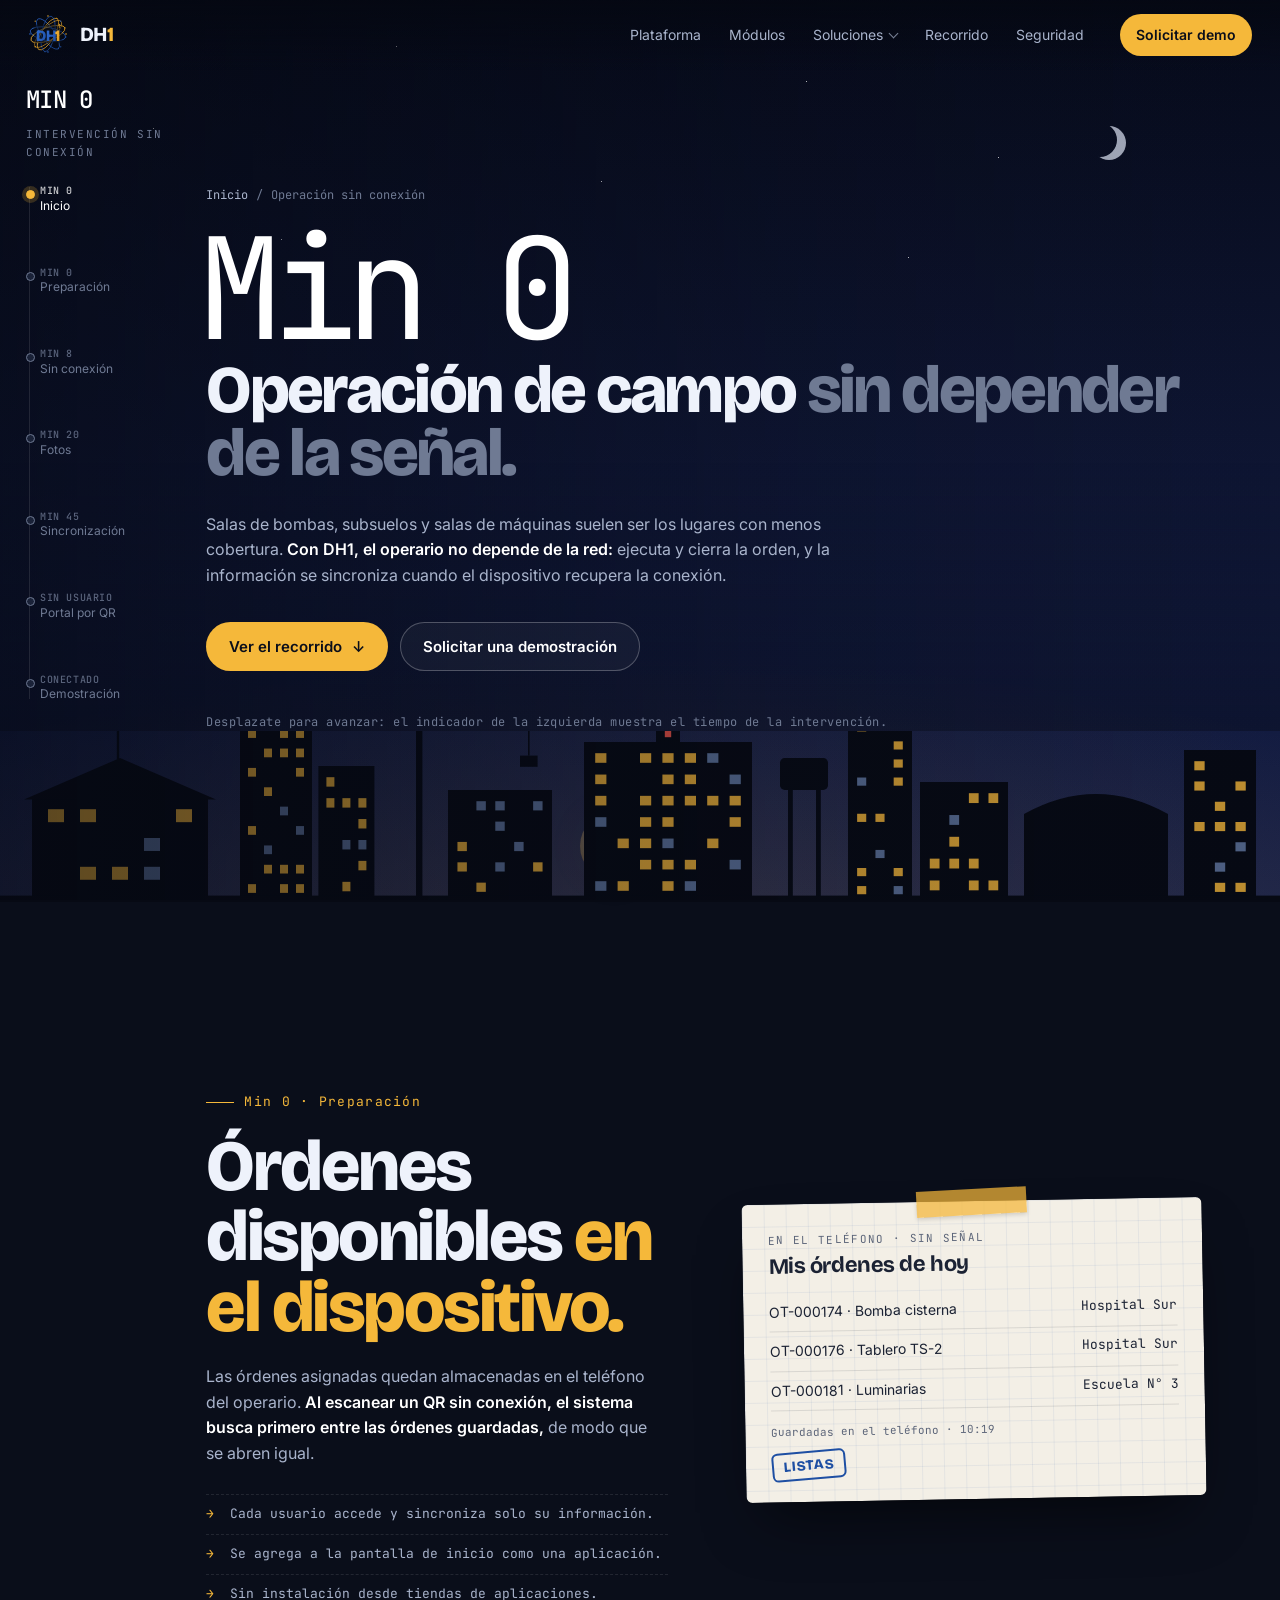
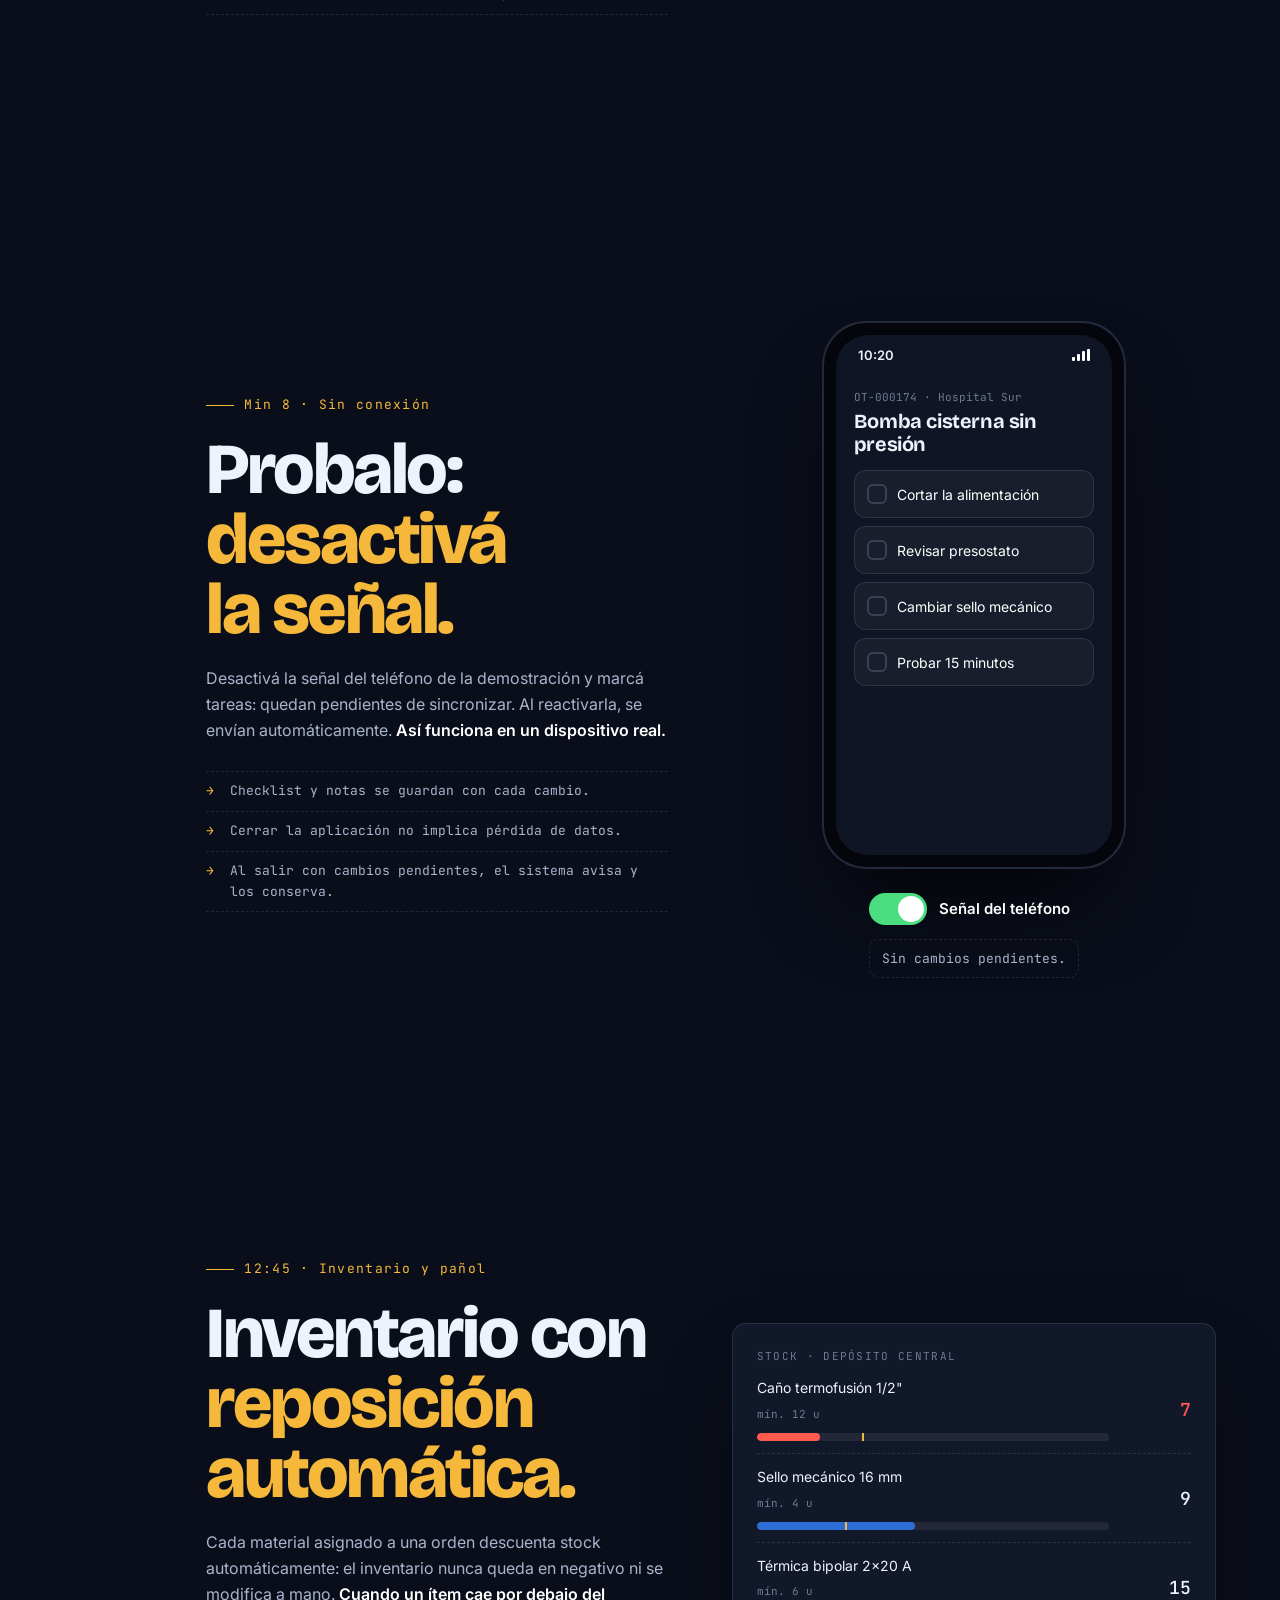
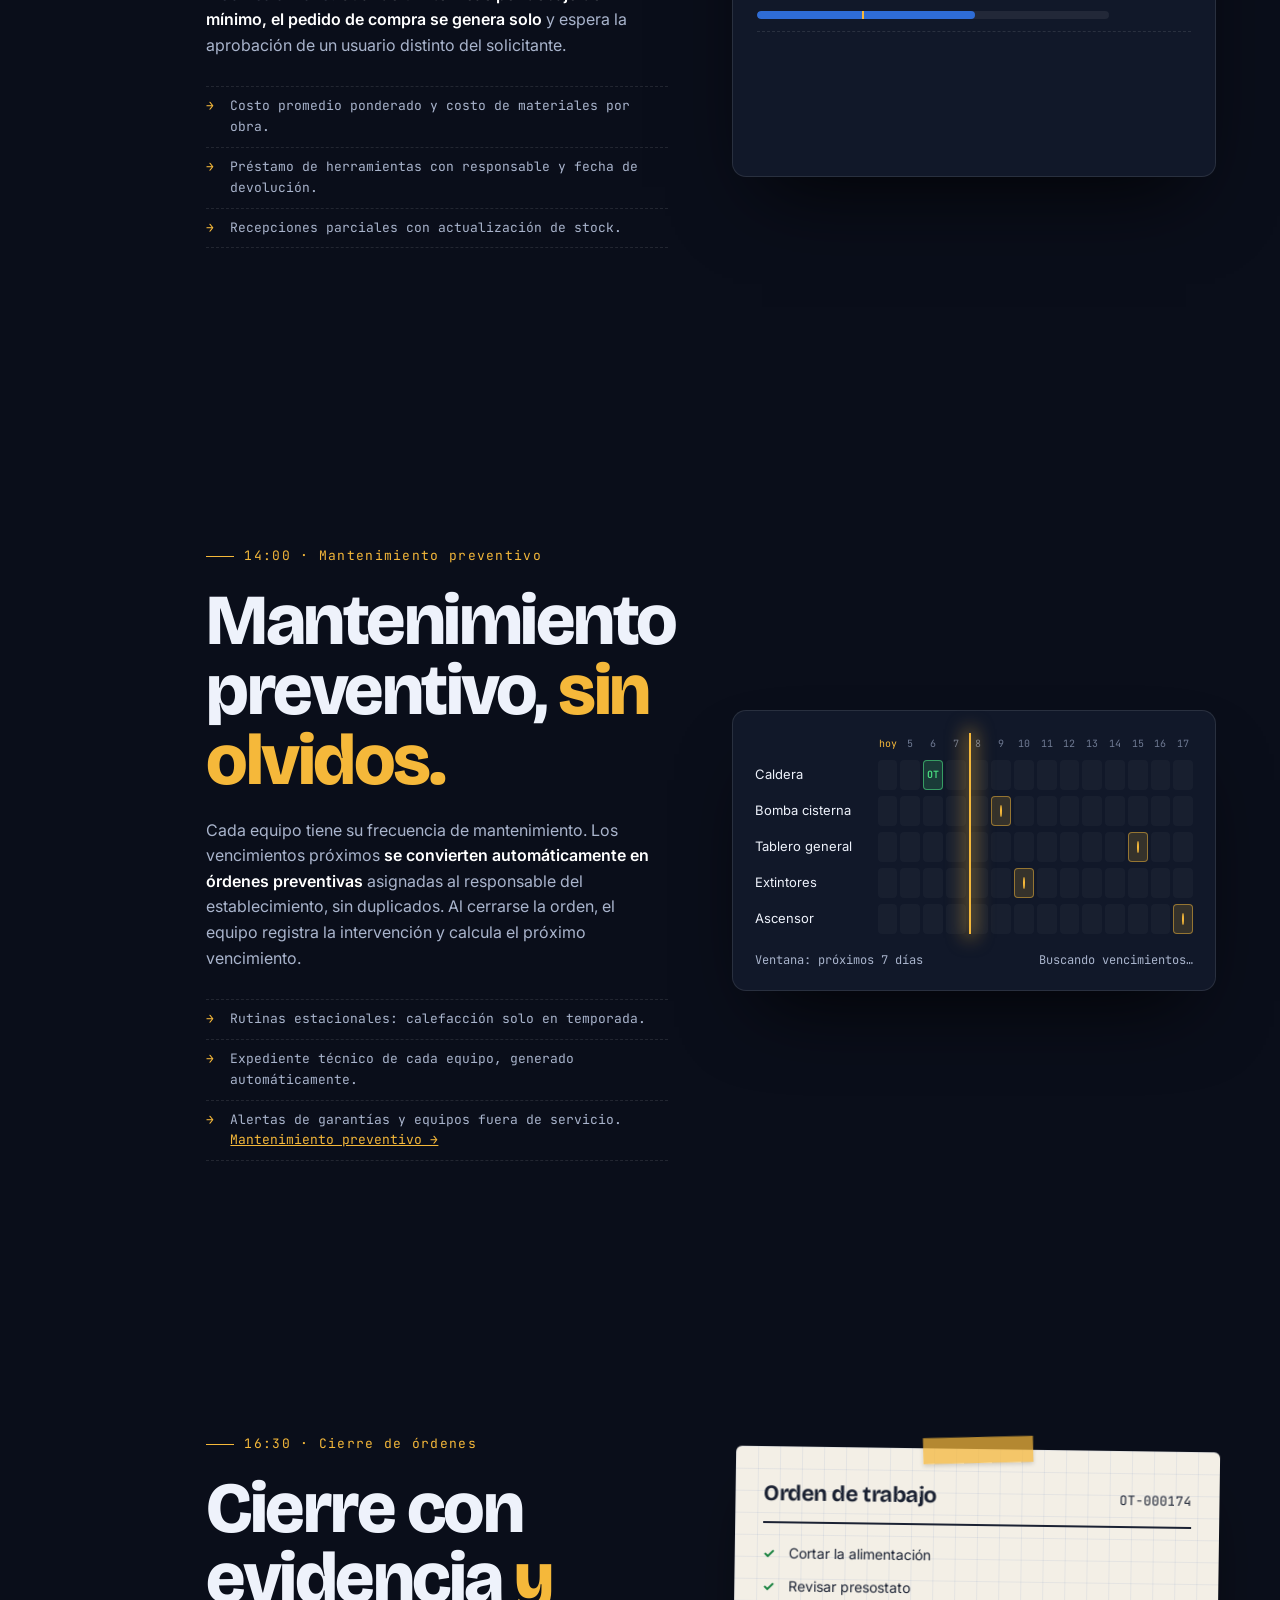
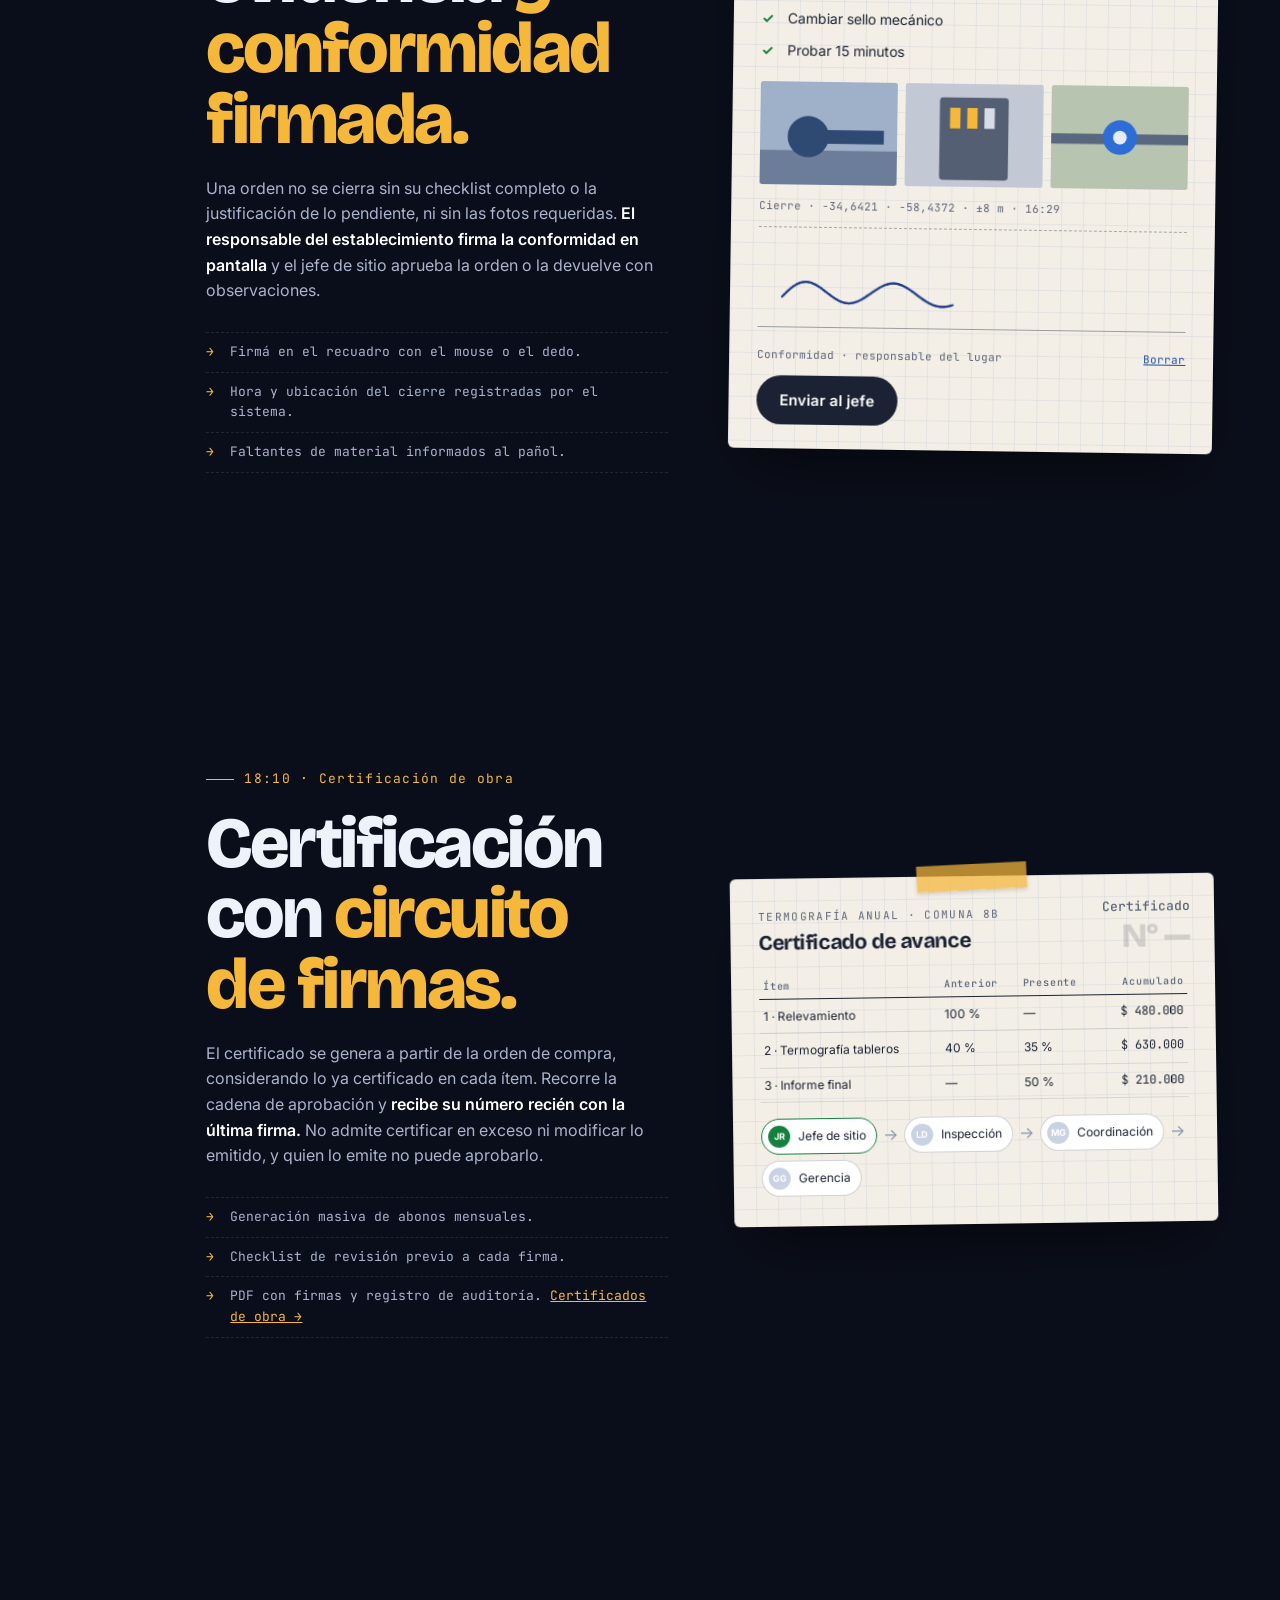
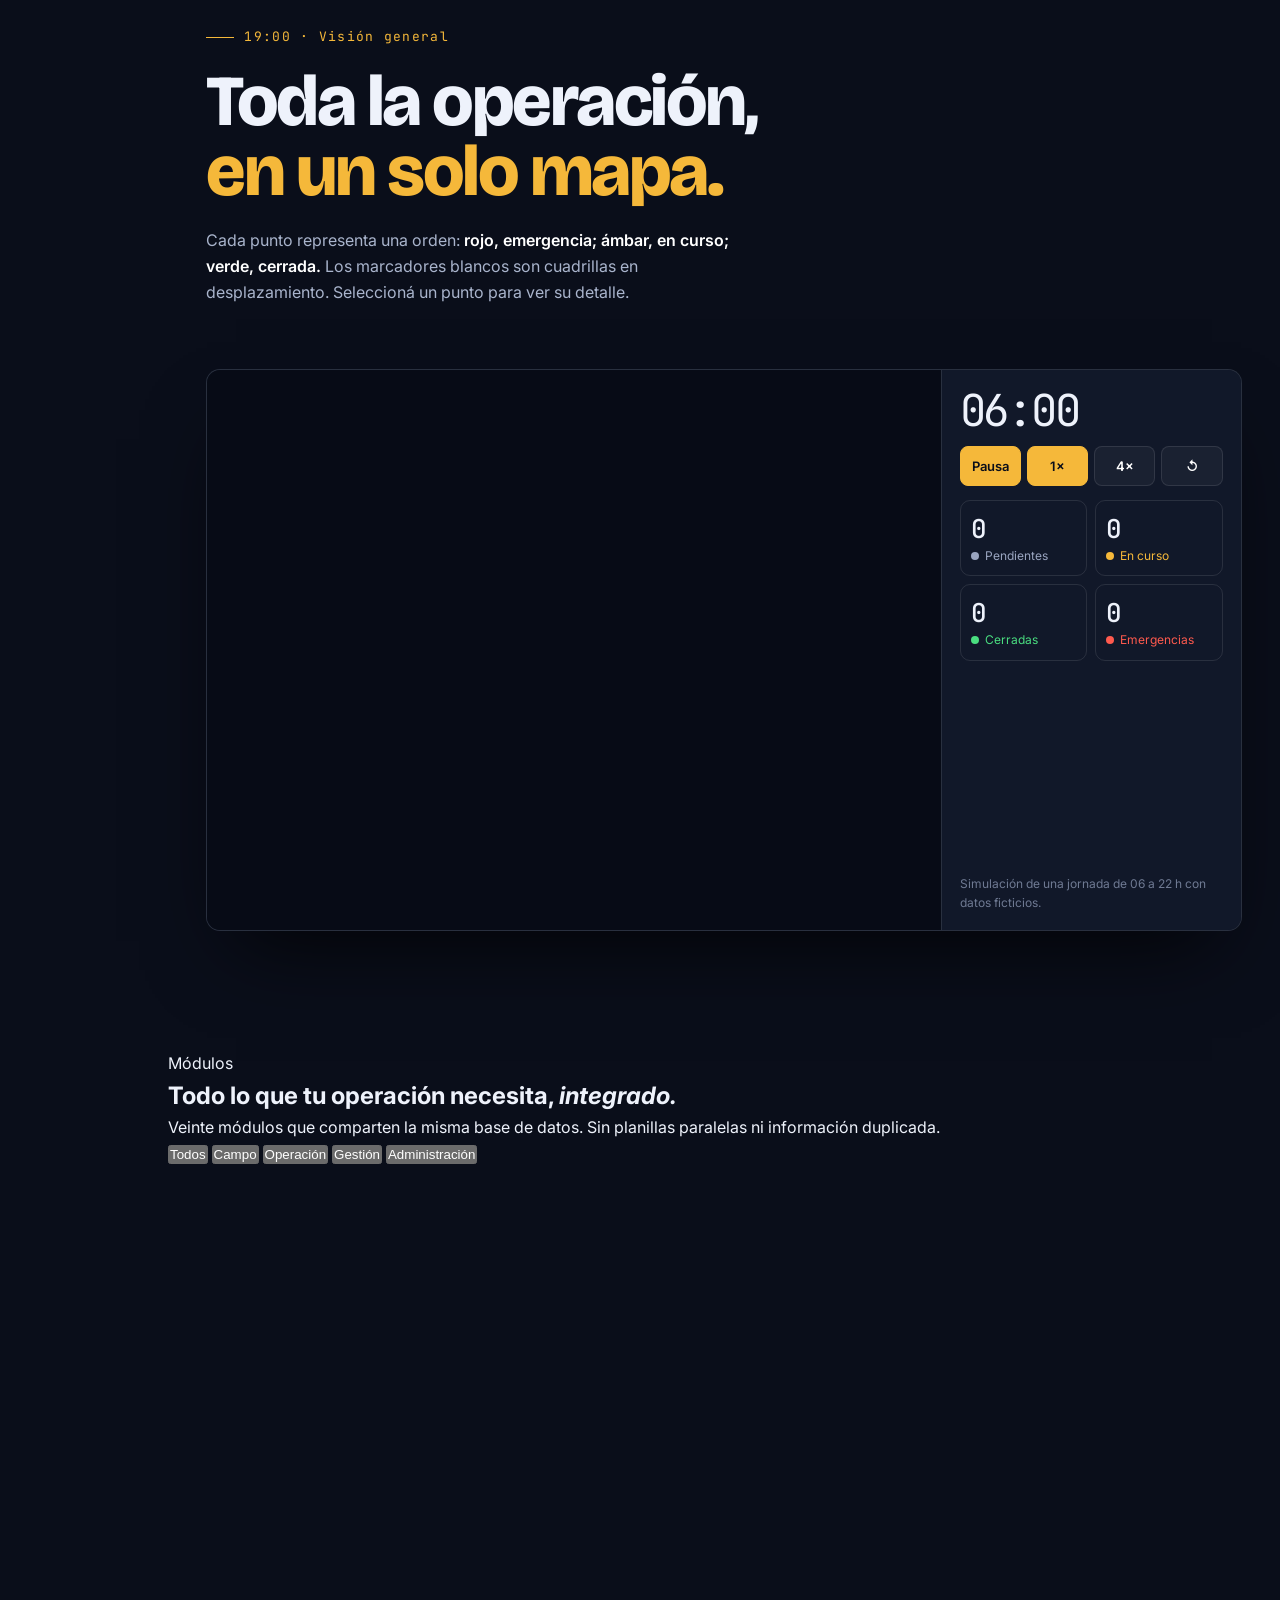
<file: trabajo-sin-senal/index.html>
<!DOCTYPE html>
<html lang="es">
<head>
<meta charset="UTF-8">
<meta name="viewport" content="width=device-width, initial-scale=1.0">
<title>Órdenes de trabajo sin señal: trabajo de campo offline | DH1 Software</title>
<meta name="description" content="Los operarios trabajan las órdenes sin señal: checklist, fotos y cierre quedan guardados en el teléfono y se envían solos cuando vuelve la conexión, en orden y sin duplicar.">
<link rel="canonical" href="https://dh1software.com/trabajo-sin-senal/">
<meta name="robots" content="index, follow, max-image-preview:large">
<meta name="theme-color" content="#0a0e1a">
<meta name="color-scheme" content="dark">
<link rel="icon" href="/favicon.svg" type="image/svg+xml">
<link rel="icon" href="/favicon-32.png" type="image/png" sizes="32x32">
<link rel="apple-touch-icon" href="/apple-touch-icon.png">
<meta property="og:type" content="website">
<meta property="og:site_name" content="DH1 Software">
<meta property="og:locale" content="es_AR">
<meta property="og:url" content="https://dh1software.com/trabajo-sin-senal/">
<meta property="og:title" content="Órdenes de trabajo sin señal: trabajo de campo offline | DH1 Software">
<meta property="og:description" content="Los operarios trabajan las órdenes sin señal: checklist, fotos y cierre quedan guardados en el teléfono y se envían solos cuando vuelve la conexión, en orden y sin duplicar.">
<meta property="og:image" content="https://dh1software.com/og-image.png">
<meta property="og:image:width" content="1200">
<meta property="og:image:height" content="630">
<meta name="twitter:card" content="summary_large_image">
<meta name="twitter:title" content="Órdenes de trabajo sin señal: trabajo de campo offline | DH1 Software">
<meta name="twitter:description" content="Los operarios trabajan las órdenes sin señal: checklist, fotos y cierre quedan guardados en el teléfono y se envían solos cuando vuelve la conexión, en orden y sin duplicar.">
<meta name="twitter:image" content="https://dh1software.com/og-image.png">
<script type="application/ld+json">
{
  "@context": "https://schema.org",
  "@graph": [
    {
      "@type": "WebPage",
      "@id": "https://dh1software.com/trabajo-sin-senal/#pagina",
      "url": "https://dh1software.com/trabajo-sin-senal/",
      "name": "Órdenes de trabajo sin señal: trabajo de campo offline | DH1 Software",
      "description": "Los operarios trabajan las órdenes sin señal: checklist, fotos y cierre quedan guardados en el teléfono y se envían solos cuando vuelve la conexión, en orden y sin duplicar.",
      "inLanguage": "es-AR",
      "isPartOf": {
        "@id": "https://dh1software.com/#web"
      },
      "publisher": {
        "@id": "https://dh1software.com/#org"
      }
    },
    {
      "@type": "BreadcrumbList",
      "itemListElement": [
        {
          "@type": "ListItem",
          "position": 1,
          "name": "Inicio",
          "item": "https://dh1software.com/"
        },
        {
          "@type": "ListItem",
          "position": 2,
          "name": "Operación sin conexión",
          "item": "https://dh1software.com/trabajo-sin-senal/"
        }
      ]
    },
    {
      "@type": "FAQPage",
      "mainEntity": [
        {
          "@type": "Question",
          "name": "¿Hace falta instalar una aplicación?",
          "acceptedAnswer": {
            "@type": "Answer",
            "text": "No desde una tienda. DH1 se abre en el navegador del teléfono y puede agregarse a la pantalla de inicio para usarlo como una aplicación."
          }
        },
        {
          "@type": "Question",
          "name": "¿Qué pasa si se cierra la aplicación sin señal?",
          "acceptedAnswer": {
            "@type": "Answer",
            "text": "No se pierde nada: los cambios quedan guardados en el teléfono y se envían la próxima vez que se abra la aplicación con conexión."
          }
        },
        {
          "@type": "Question",
          "name": "¿La sincronización es automática aunque la aplicación esté cerrada?",
          "acceptedAnswer": {
            "@type": "Answer",
            "text": "Con la aplicación abierta, sí: apenas vuelve la señal. Con la aplicación cerrada, los teléfonos no garantizan el envío en segundo plano (iPhone no lo permite y en Android no es confiable), por eso se sincroniza al volver a abrirla."
          }
        },
        {
          "@type": "Question",
          "name": "¿Se puede duplicar una orden o una foto?",
          "acceptedAnswer": {
            "@type": "Answer",
            "text": "No. Cada cambio se envía una sola vez, en el orden en que se hizo."
          }
        },
        {
          "@type": "Question",
          "name": "¿Qué pasa si la base rechaza un cambio hecho sin señal?",
          "acceptedAnswer": {
            "@type": "Answer",
            "text": "No se pierde: queda guardado en el teléfono con el motivo del rechazo, para corregirlo o descartarlo."
          }
        }
      ]
    }
  ]
}
</script>
<link rel="preconnect" href="https://fonts.googleapis.com">
<link rel="preconnect" href="https://fonts.gstatic.com" crossorigin>
<link href="https://fonts.googleapis.com/css2?family=Bricolage+Grotesque:opsz,wght@12..96,300;12..96,400;12..96,500;12..96,600;12..96,700;12..96,800&family=Inter:wght@400;500;600&family=JetBrains+Mono:wght@400;500&display=swap" rel="stylesheet">
<link rel="stylesheet" href="/assets/dia.css">
</head>
<body>
<!-- Generado por herramientas/armar-paginas.cjs a partir de index.html. Editá el script, no este archivo. -->
<div class="cielo" aria-hidden="true"></div>
<div class="estrellas" aria-hidden="true"></div>
<div class="astro" aria-hidden="true"></div>
<div class="luna" aria-hidden="true"></div>
<div class="ciudad" aria-hidden="true">
  <svg viewBox="0 0 1600 300" preserveAspectRatio="xMidYMax slice" id="skyline">
    <g fill="currentColor">
      <!-- escuela con mástil -->
      <rect data-v="5x3" x="40" y="170" width="220" height="130"/><polygon points="30,172 150,120 270,172"/>
      <rect x="146" y="60" width="3" height="62"/><rect x="149" y="62" width="30" height="18" fill="#74ACDF" opacity=".55"/>
      <!-- edificios -->
      <rect data-v="4x9" x="300" y="70" width="90" height="230"/>
      <rect data-v="3x6" x="398" y="130" width="70" height="170"/>
      <!-- grúa -->
      <rect x="520" y="40" width="8" height="260"/><rect x="470" y="40" width="200" height="7"/><rect x="660" y="47" width="2" height="70"/><rect x="650" y="117" width="22" height="14"/>
      <circle class="grua-luz" cx="672" cy="40" r="4"/>
      <rect data-v="5x5" x="560" y="160" width="130" height="140"/>
      <!-- hospital -->
      <rect data-v="7x7" x="730" y="100" width="210" height="200"/><rect x="820" y="62" width="30" height="40"/>
      <rect x="831" y="70" width="8" height="24" fill="#ff5a4e" opacity=".75"/><rect x="823" y="78" width="24" height="8" fill="#ff5a4e" opacity=".75"/>
      <!-- tanque de agua y torre -->
      <rect x="975" y="120" width="60" height="40" rx="6"/><rect x="985" y="160" width="6" height="140"/><rect x="1020" y="160" width="6" height="140"/>
      <rect data-v="3x11" x="1060" y="40" width="80" height="260"/>
      <rect data-v="4x5" x="1150" y="150" width="110" height="150"/>
      <!-- galpón -->
      <path d="M1280 300 V190 Q1370 140 1460 190 V300 Z"/>
      <rect data-v="3x7" x="1480" y="110" width="90" height="190"/>
      <rect x="0" y="292" width="1600" height="8"/>
    </g>
    <g id="ventanas"></g>
  </svg>
</div>
<div class="velo" aria-hidden="true"></div>

<header class="nav">
  <a href="/" class="marca" aria-label="DH1 Software, inicio"><svg class="brand-svg-mark" viewBox="0 0 200 200" xmlns="http://www.w3.org/2000/svg" aria-hidden="true">
  <defs>
    <linearGradient id="nmB" x1="0" y1="0" x2="1" y2="1"><stop offset="0%" stop-color="#2e6cd6"/><stop offset="100%" stop-color="#1e4fa3"/></linearGradient>
    <linearGradient id="nmG" x1="0" y1="0" x2="1" y2="1"><stop offset="0%" stop-color="#f5b83a"/><stop offset="100%" stop-color="#d89215"/></linearGradient>
  </defs>
  <!-- Dense tangle: 6 ellipses at many angles (alternating blue/gold) -->
  <g fill="none" stroke-width="3.5" stroke-linecap="round">
    <ellipse cx="100" cy="100" rx="82" ry="30" stroke="url(#nmB)" transform="rotate(10 100 100)"/>
    <ellipse cx="100" cy="100" rx="82" ry="30" stroke="url(#nmG)" transform="rotate(-20 100 100)"/>
    <ellipse cx="100" cy="100" rx="82" ry="30" stroke="url(#nmB)" transform="rotate(55 100 100)" opacity="0.9"/>
    <ellipse cx="100" cy="100" rx="82" ry="30" stroke="url(#nmG)" transform="rotate(-60 100 100)" opacity="0.9"/>
    <ellipse cx="100" cy="100" rx="82" ry="30" stroke="url(#nmB)" transform="rotate(100 100 100)" opacity="0.75"/>
    <ellipse cx="100" cy="100" rx="82" ry="30" stroke="url(#nmG)" transform="rotate(135 100 100)" opacity="0.75"/>
  </g>
  <!-- Scattered connection nodes like original -->
  <g>
    <circle cx="100" cy="18" r="3.5" fill="url(#nmG)"/>
    <circle cx="100" cy="182" r="3.5" fill="url(#nmB)"/>
    <circle cx="18" cy="100" r="3.5" fill="url(#nmB)"/>
    <circle cx="182" cy="100" r="3.5" fill="url(#nmG)"/>
    <circle cx="42" cy="42" r="2.8" fill="url(#nmG)"/>
    <circle cx="158" cy="158" r="2.8" fill="url(#nmB)"/>
    <circle cx="158" cy="42" r="2.8" fill="url(#nmB)"/>
    <circle cx="42" cy="158" r="2.8" fill="url(#nmG)"/>
  </g>
  <!-- Solid backing so letters stand out clearly from the tangle (subtle, ink-colored) -->
  <rect x="38" y="58" width="124" height="84" fill="#0a0e1a" opacity="0.55" rx="4"/>
  <!-- BIG BOLD DH1 — the heart of the logo -->
  <g font-family="'Bricolage Grotesque', 'Inter', sans-serif" font-weight="800" letter-spacing="-0.06em">
    <text x="46" y="134" font-size="72" fill="url(#nmB)">D</text>
    <text x="90" y="134" font-size="72" fill="url(#nmB)">H</text>
    <text x="134" y="134" font-size="72" fill="url(#nmG)">1</text>
  </g>
  <!-- Growth arrow above the 1 -->
  <path d="M 152 72 L 152 56 L 145 63 M 152 56 L 159 63" stroke="url(#nmG)" stroke-width="3" fill="none" stroke-linecap="round" stroke-linejoin="round"/>
</svg><span>DH<b>1</b></span></a>
  <ul id="menu">
    <li><a href="/#plataforma">Plataforma</a></li>
    <li><a href="/#modulos">Módulos</a></li>
    <li class="sub"><a href="/#soluciones">Soluciones</a>
      <ul>
        <li><a href="/ordenes-de-trabajo-digitales/">Órdenes de trabajo digitales</a></li>
        <li><a href="/software-mantenimiento-preventivo/">Mantenimiento preventivo</a></li>
        <li><a href="/certificados-de-obra/">Certificados de obra</a></li>
        <li><a href="/trabajo-sin-senal/" aria-current="page">Operación sin conexión</a></li>
        <li><a href="/erp-constructoras/">Gestión de obras de mantenimiento</a></li>
      </ul>
    </li>
    <li><a href="/#recorrido">Recorrido</a></li>
    <li><a href="/#seguridad">Seguridad</a></li>
  </ul>
  <a href="#demo" class="pedir">Solicitar demo</a>
  <button class="menu-btn" id="menuBtn" aria-label="Abrir menú" aria-expanded="false" aria-controls="menu">
    <svg width="20" height="20" viewBox="0 0 24 24" fill="none" stroke="currentColor" stroke-width="2.2"><path d="M4 7h16M4 12h16M4 17h16"/></svg>
  </button>
</header>

<aside class="riel" aria-label="Intervención sin conexión">
  <div class="hora etq" id="hora" aria-live="off">Min 0</div>
  <div class="dia">Intervención sin conexión</div>
  <ol id="indice">
    <li><a href="#inicio"><b>Min 0</b>Inicio</a></li>
    <li><a href="#antes"><b>Min 0</b>Preparación</a></li>
    <li><a href="#sotano"><b>Min 8</b>Sin conexión</a></li>
    <li><a href="#fotos"><b>Min 20</b>Fotos</a></li>
    <li><a href="#vuelve"><b>Min 45</b>Sincronización</a></li>
    <li><a href="#portal"><b>Sin usuario</b>Portal por QR</a></li>
    <li><a href="#demo"><b>Conectado</b>Demostración</a></li>
    <li class="avance" aria-hidden="true"></li>
  </ol>
</aside>

<main>
  <section class="cap portada modulo" id="inicio" data-etq="Min 0">
    <div class="texto">
      <nav class="miga aparece" aria-label="Estás en"><a href="/">Inicio</a><span>/</span><span>Operación sin conexión</span></nav>
      <div class="reloj-gigante aparece" aria-hidden="true">Min<span> </span>0</div>
      <h1 class="aparece">Operación de campo <em>sin depender de la señal.</em></h1>
      <p class="bajada aparece">Salas de bombas, subsuelos y salas de máquinas suelen ser los lugares con menos cobertura. <strong>Con DH1, el operario no depende de la red:</strong> ejecuta y cierra la orden, y la información se sincroniza cuando el dispositivo recupera la conexión.</p>
      <div class="botones aparece">
        <a href="#antes" class="btn prim">Ver el recorrido <span class="bajar">↓</span></a>
        <a href="#demo" class="btn sec">Solicitar una demostración</a>
      </div>
      <p class="nota aparece">Desplazate para avanzar: el indicador de la izquierda muestra el tiempo de la intervención.</p>
    </div>
  </section>

  <section class="cap" id="antes" data-etq="Min 0">
    <div class="texto aparece">
      <div class="marca-hora">Min 0 · Preparación</div>
      <h2>Órdenes disponibles <em>en el dispositivo.</em></h2>
      <p class="bajada">Las órdenes asignadas quedan almacenadas en el teléfono del operario. <strong>Al escanear un QR sin conexión, el sistema busca primero entre las órdenes guardadas,</strong> de modo que se abren igual.</p>
      <ul class="libro">
        <li>Cada usuario accede y sincroniza solo su información.</li>
        <li>Se agrega a la pantalla de inicio como una aplicación.</li>
        <li>Sin instalación desde tiendas de aplicaciones.</li>
      </ul>
    </div>
    <div class="objeto aparece">
      <div class="hoja ficha gira-i">
        <span class="cinta" aria-hidden="true"></span>
        <div class="etq">En el teléfono · sin señal</div>
        <h3>Mis órdenes de hoy</h3>
        <ul class="filas"><li class="escalon"><span>OT-000174 · Bomba cisterna</span><span>Hospital Sur</span></li><li class="escalon"><span>OT-000176 · Tablero TS-2</span><span>Hospital Sur</span></li><li class="escalon"><span>OT-000181 · Luminarias</span><span>Escuela N° 3</span></li></ul>
        <div class="pie-ficha">Guardadas en el teléfono · 10:19</div>
        <span class="marca-tinta tinta-azul escalon">LISTAS</span>
      </div>
    </div>
  </section>

  <section class="cap" id="sotano" data-etq="Min 8">
    <div class="texto aparece">
      <div class="marca-hora">Min 8 · Sin conexión</div>
      <h2>Probalo: <em>desactivá la señal.</em></h2>
      <p class="bajada">Desactivá la señal del teléfono de la demostración y marcá tareas: quedan pendientes de sincronizar. Al reactivarla, se envían automáticamente. <strong>Así funciona en un dispositivo real.</strong></p>
      <ul class="libro">
        <li>Checklist y notas se guardan con cada cambio.</li>
        <li>Cerrar la aplicación no implica pérdida de datos.</li>
        <li>Al salir con cambios pendientes, el sistema avisa y los conserva.</li>
      </ul>
    </div>
    <div class="objeto aparece">
      <div class="telefono-zona">
        <div class="telefono" id="telefono">
          <div class="pantalla-tel">
            <div class="tel-barra"><span>10:20</span><span class="senal" aria-hidden="true"><i></i><i></i><i></i><i></i></span></div>
            <div class="tel-aviso" id="telAviso">Sin conexión: los cambios se guardan en el dispositivo.</div>
            <div class="tel-ot">
              <code>OT-000174 · Hospital Sur</code>
              <h5>Bomba cisterna sin presión</h5>
              <button class="tarea" type="button"><span class="caja"></span><span>Cortar la alimentación</span></button>
              <button class="tarea" type="button"><span class="caja"></span><span>Revisar presostato</span></button>
              <button class="tarea" type="button"><span class="caja"></span><span>Cambiar sello mecánico</span></button>
              <button class="tarea" type="button"><span class="caja"></span><span>Probar 15 minutos</span></button>
            </div>
          </div>
        </div>
        <div class="interruptor">
          <button type="button" id="senal" aria-pressed="true"><span class="riel-int"></span><span>Señal del teléfono</span></button>
          <div class="cola" id="cola">Sin cambios pendientes.</div>
        </div>
      </div>
    </div>
  </section>

  <!-- 12:45 pañol -->
  <section class="cap" id="panol" data-hora="12:45">
    <div class="texto aparece">
      <div class="marca-hora">12:45 · Inventario y pañol</div>
      <h2>Inventario con <em>reposición automática.</em></h2>
      <p class="bajada">Cada material asignado a una orden descuenta stock automáticamente: el inventario nunca queda en negativo ni se modifica a mano. <strong>Cuando un ítem cae por debajo del mínimo, el pedido de compra se genera solo</strong> y espera la aprobación de un usuario distinto del solicitante.</p>
      <ul class="libro">
        <li>Costo promedio ponderado y costo de materiales por obra.</li>
        <li>Préstamo de herramientas con responsable y fecha de devolución.</li>
        <li>Recepciones parciales con actualización de stock.</li>
      </ul>
    </div>
    <div class="objeto aparece">
      <div class="pantalla panol" id="panolObj">
        <div class="etq" style="color:var(--texto-3)">Stock · depósito central</div>
        <div class="mat"><div><p>Caño termofusión 1/2"</p><small>mín. 12 u</small><div class="barra"><i style="width:80%" data-fin="18%"></i><span class="min" style="left:30%"></span></div></div><div class="num" data-fin="7">32</div></div>
        <div class="mat"><div><p>Sello mecánico 16 mm</p><small>mín. 4 u</small><div class="barra"><i style="width:60%" data-fin="45%"></i><span class="min" style="left:25%"></span></div></div><div class="num" data-fin="9">12</div></div>
        <div class="mat"><div><p>Térmica bipolar 2x20 A</p><small>mín. 6 u</small><div class="barra"><i style="width:70%" data-fin="62%"></i><span class="min" style="left:30%"></span></div></div><div class="num" data-fin="15">17</div></div>
        <div class="hoja pedido" id="pedido"><b>REQ-0042 · pedido de compra</b><p>Caño termofusión 1/2" · 24 u · generado automáticamente · pendiente de aprobación</p></div>
      </div>
    </div>
  </section>

  <!-- 14:00 preventivo -->
  <section class="cap" id="preventivo" data-hora="14:00">
    <div class="texto aparece">
      <div class="marca-hora">14:00 · Mantenimiento preventivo</div>
      <h2>Mantenimiento preventivo, <em>sin olvidos.</em></h2>
      <p class="bajada">Cada equipo tiene su frecuencia de mantenimiento. Los vencimientos próximos <strong>se convierten automáticamente en órdenes preventivas</strong> asignadas al responsable del establecimiento, sin duplicados. Al cerrarse la orden, el equipo registra la intervención y calcula el próximo vencimiento.</p>
      <ul class="libro">
        <li>Rutinas estacionales: calefacción solo en temporada.</li>
        <li>Expediente técnico de cada equipo, generado automáticamente.</li>
        <li>Alertas de garantías y equipos fuera de servicio. <a href="/software-mantenimiento-preventivo/">Mantenimiento preventivo →</a></li>
      </ul>
    </div>
    <div class="objeto aparece">
      <div class="pantalla calendario" id="calendario">
        <div class="escaner">
          <div class="dias" id="diasCal"></div>
          <div class="equipo" data-vence="2"><span>Caldera</span></div>
          <div class="equipo" data-vence="5"><span>Bomba cisterna</span></div>
          <div class="equipo" data-vence="11"><span>Tablero general</span></div>
          <div class="equipo" data-vence="6"><span>Extintores</span></div>
          <div class="equipo" data-vence="13"><span>Ascensor</span></div>
          <span class="linea-esc" id="lineaEsc"></span>
        </div>
        <footer><span>Ventana: próximos 7 días</span><span id="resCal">Buscando vencimientos…</span></footer>
      </div>
    </div>
  </section>

  <!-- 16:30 cierre -->
  <section class="cap" id="cierre" data-hora="16:30">
    <div class="texto aparece">
      <div class="marca-hora">16:30 · Cierre de órdenes</div>
      <h2>Cierre con evidencia <em>y conformidad firmada.</em></h2>
      <p class="bajada">Una orden no se cierra sin su checklist completo o la justificación de lo pendiente, ni sin las fotos requeridas. <strong>El responsable del establecimiento firma la conformidad en pantalla</strong> y el jefe de sitio aprueba la orden o la devuelve con observaciones.</p>
      <ul class="libro">
        <li>Firmá en el recuadro con el mouse o el dedo.</li>
        <li>Hora y ubicación del cierre registradas por el sistema.</li>
        <li>Faltantes de material informados al pañol.</li>
      </ul>
    </div>
    <div class="objeto aparece">
      <div class="hoja orden">
        <span class="cinta" aria-hidden="true"></span>
        <div class="enc"><b>Orden de trabajo</b><code>OT-000174</code></div>
        <ul class="checks">
          <li>Cortar la alimentación</li><li>Revisar presostato</li><li>Cambiar sello mecánico</li><li>Probar 15 minutos</li>
        </ul>
        <div class="fotos" aria-hidden="true">
          <svg viewBox="0 0 40 30"><rect width="40" height="30" fill="#9fb0c9"/><rect x="0" y="20" width="40" height="10" fill="#6b7d99"/><circle cx="14" cy="16" r="6" fill="#2e4a73"/><rect x="18" y="14" width="18" height="4" fill="#2e4a73"/></svg>
          <svg viewBox="0 0 40 30"><rect width="40" height="30" fill="#c2c9d4"/><rect x="10" y="4" width="20" height="24" rx="1" fill="#545f73"/><rect x="13" y="7" width="3" height="6" fill="#f5b83a"/><rect x="18" y="7" width="3" height="6" fill="#f5b83a"/><rect x="23" y="7" width="3" height="6" fill="#d7dde7"/></svg>
          <svg viewBox="0 0 40 30"><rect width="40" height="30" fill="#b6c4b0"/><rect x="0" y="14" width="40" height="3" fill="#59687e"/><circle cx="20" cy="15" r="5" fill="#2e6cd6"/><circle cx="20" cy="15" r="2" fill="#e7ecf4"/></svg>
        </div>
        <div class="gps">Cierre · -34,6421 · -58,4372 · ±8 m · 16:29</div>
        <div class="firma-zona">
          <canvas id="firma" aria-label="Firmá con el mouse o el dedo"></canvas>
          <span class="linea-f" aria-hidden="true"></span>
          <p><span>Conformidad · responsable del lugar</span><button type="button" id="borrarFirma">Borrar</button></p>
        </div>
        <div class="sello" id="sello">APROBADA<small>jefe de sitio · 16:41</small></div>
        <div class="botones" style="margin-top:14px"><button type="button" class="btn prim" id="aprobar" style="background:#1b2233;color:#fff">Enviar al jefe</button></div>
      </div>
    </div>
  </section>

  <!-- 18:10 certificado -->
  <section class="cap" id="certificado" data-hora="18:10">
    <div class="texto aparece">
      <div class="marca-hora">18:10 · Certificación de obra</div>
      <h2>Certificación con <em>circuito de firmas.</em></h2>
      <p class="bajada">El certificado se genera a partir de la orden de compra, considerando lo ya certificado en cada ítem. Recorre la cadena de aprobación y <strong>recibe su número recién con la última firma.</strong> No admite certificar en exceso ni modificar lo emitido, y quien lo emite no puede aprobarlo.</p>
      <ul class="libro">
        <li>Generación masiva de abonos mensuales.</li>
        <li>Checklist de revisión previo a cada firma.</li>
        <li>PDF con firmas y registro de auditoría. <a href="/certificados-de-obra/">Certificados de obra →</a></li>
      </ul>
    </div>
    <div class="objeto aparece">
      <div class="hoja certificado" id="certObj">
        <span class="cinta" aria-hidden="true"></span>
        <div class="numero-cert" id="numCert">Certificado<b>N° —</b></div>
        <div class="etq">Termografía anual · Comuna 8B</div>
        <h3>Certificado de avance</h3>
        <table>
          <thead><tr><th>Ítem</th><th>Anterior</th><th>Presente</th><th>Acumulado</th></tr></thead>
          <tbody>
            <tr><td>1 · Relevamiento</td><td>100 %</td><td>—</td><td>$ 480.000</td></tr>
            <tr><td>2 · Termografía tableros</td><td>40 %</td><td>35 %</td><td>$ 630.000</td></tr>
            <tr><td>3 · Informe final</td><td>—</td><td>50 %</td><td>$ 210.000</td></tr>
          </tbody>
        </table>
        <div class="cadena" id="cadena">
          <span class="paso"><i>JR</i>Jefe de sitio</span><span class="flecha">→</span>
          <span class="paso"><i>LD</i>Inspección</span><span class="flecha">→</span>
          <span class="paso"><i>MG</i>Coordinación</span><span class="flecha">→</span>
          <span class="paso"><i>GG</i>Gerencia</span>
        </div>
      </div>
    </div>
  </section>

  <!-- 19:00 el día -->
  <section class="cap mapa-cap" id="el-dia" data-hora="19:00">
    <div class="texto aparece" style="max-width:900px">
      <div class="marca-hora">19:00 · Visión general</div>
      <h2>Toda la operación, <em>en un solo mapa.</em></h2>
      <p class="bajada">Cada punto representa una orden: <strong>rojo, emergencia; ámbar, en curso; verde, cerrada.</strong> Los marcadores blancos son cuadrillas en desplazamiento. Seleccioná un punto para ver su detalle.</p>
    </div>
    <div class="objeto aparece">
      <div class="pantalla mapa-marco">
        <div class="mapa-lienzo" id="mapa"><div class="mapa-ficha" id="mapaFicha"></div></div>
        <div class="mapa-panel">
          <div class="mapa-reloj" id="mapaReloj">06:00</div>
          <div class="mapa-ctrl">
            <button type="button" id="mapaPlay" aria-pressed="true">Pausa</button>
            <button type="button" data-vel="1" aria-pressed="true">1×</button>
            <button type="button" data-vel="4" aria-pressed="false">4×</button>
            <button type="button" id="mapaReiniciar">↺</button>
          </div>
          <div class="contadores">
            <div class="k-pend"><b id="kPend">0</b><span>Pendientes</span></div>
            <div class="k-curso"><b id="kCurso">0</b><span>En curso</span></div>
            <div class="k-cerr"><b id="kCerr">0</b><span>Cerradas</span></div>
            <div class="k-urg"><b id="kUrg">0</b><span>Emergencias</span></div>
          </div>
          <div class="mapa-log" id="mapaLog" aria-live="off"></div>
          <div class="mapa-leyenda">Simulación de una jornada de 06 a 22 h con datos ficticios.</div>
        </div>
      </div>
    </div>
  </section>
  </div>

  <!-- módulos -->
  <section class="bloque" id="modulos" aria-labelledby="tit-modulos">
    <div class="envoltura">
      <div class="cabecera aparece">
        <p class="sobre">Módulos</p>
        <h2 id="tit-modulos">Todo lo que tu operación necesita, <em>integrado.</em></h2>
        <p class="intro">Veinte módulos que comparten la misma base de datos. Sin planillas paralelas ni información duplicada.</p>
      </div>
      <div class="filtros aparece" role="group" aria-label="Filtrar módulos">
        <button type="button" data-f="todos" aria-pressed="true">Todos</button>
        <button type="button" data-f="campo" aria-pressed="false">Campo</button>
        <button type="button" data-f="operacion" aria-pressed="false">Operación</button>
        <button type="button" data-f="gestion" aria-pressed="false">Gestión</button>
        <button type="button" data-f="administracion" aria-pressed="false">Administración</button>
      </div>
      <div class="grilla-mod aparece" id="grillaMod">
        <article class="mod tilt" data-c="operacion" data-tilt="7"><div class="ico"><svg viewBox="0 0 24 24" aria-hidden="true"><rect x="5" y="4" width="14" height="17" rx="2"/><path d="M9 3h6v3H9zM9 13l2 2 4-4"/></svg></div><h3>Órdenes de trabajo</h3><p>Tablero por estado, plantillas, checklist, fotos, firma de conformidad y PDF de cada orden.</p><span class="cat">Operación</span></article>
        <article class="mod tilt" data-c="operacion" data-tilt="7"><div class="ico"><svg viewBox="0 0 24 24" aria-hidden="true"><rect x="3" y="5" width="18" height="16" rx="2"/><path d="M3 10h18M8 3v4M16 3v4M8 15h3M13 15h3"/></svg></div><h3>Mantenimiento preventivo</h3><p>Planes por equipo y frecuencia, rutinas estacionales y generación automática de órdenes.</p><span class="cat">Operación</span></article>
        <article class="mod tilt" data-c="operacion" data-tilt="7"><div class="ico"><svg viewBox="0 0 24 24" aria-hidden="true"><path d="M12 3 2 20h20L12 3z"/><path d="M12 10v4M12 17h.01"/></svg></div><h3>Emergencias</h3><p>Reporte inmediato, orden urgente automática y notificación en tiempo real a los responsables.</p><span class="cat">Operación</span></article>
        <article class="mod tilt" data-c="operacion" data-tilt="7"><div class="ico"><svg viewBox="0 0 24 24" aria-hidden="true"><path d="M12 21s7-6.2 7-11.5a7 7 0 1 0-14 0C5 14.8 12 21 12 21z"/><circle cx="12" cy="9.5" r="2.5"/></svg></div><h3>Mapa operativo</h3><p>Órdenes y establecimientos georreferenciados para planificar zonas y recorridos.</p><span class="cat">Operación</span></article>
        <article class="mod tilt" data-c="operacion" data-tilt="7"><div class="ico"><svg viewBox="0 0 24 24" aria-hidden="true"><circle cx="11" cy="11" r="6"/><path d="M20 20l-4.5-4.5M8.5 11h5"/></svg></div><h3>Inspecciones e informes</h3><p>Relevamientos con fotos, informes técnicos y planificación de intervenciones.</p><span class="cat">Operación</span></article>
        <article class="mod tilt" data-c="campo" data-tilt="7"><div class="ico"><svg viewBox="0 0 24 24" aria-hidden="true"><rect x="7" y="2" width="10" height="20" rx="2"/><path d="M11 18h2"/></svg></div><h3>Aplicación de campo</h3><p>Ejecución desde el teléfono con checklist, fotos comprimidas, firma y geolocalización.</p><span class="cat">Campo</span></article>
        <article class="mod tilt" data-c="campo" data-tilt="7"><div class="ico"><svg viewBox="0 0 24 24" aria-hidden="true"><path d="M2 8.5a15 15 0 0 1 20 0M5.5 12a10 10 0 0 1 13 0M9 15.5a5 5 0 0 1 6 0M12 19h.01M3 3l18 18"/></svg></div><h3>Operación sin conexión</h3><p>Cola local de cambios con sincronización automática, sin pérdidas ni duplicados.</p><span class="cat">Campo</span></article>
        <article class="mod tilt" data-c="campo" data-tilt="7"><div class="ico"><svg viewBox="0 0 24 24" aria-hidden="true"><circle cx="12" cy="12" r="9"/><path d="M12 7v5l3 2"/></svg></div><h3>Control de asistencia</h3><p>Fichaje por QR del establecimiento o tablet de cuadrilla, con hora y ubicación.</p><span class="cat">Campo</span></article>
        <article class="mod tilt" data-c="campo" data-tilt="7"><div class="ico"><svg viewBox="0 0 24 24" aria-hidden="true"><rect x="4" y="4" width="6" height="6"/><rect x="14" y="4" width="6" height="6"/><rect x="4" y="14" width="6" height="6"/><path d="M14 14h2v2h-2zM18 18h2v2h-2zM14 18h2M18 14h2"/></svg></div><h3>Portal por código QR</h3><p>Consulta y ejecución de órdenes desde el QR del lugar, sin necesidad de usuario.</p><span class="cat">Campo</span></article>
        <article class="mod tilt" data-c="gestion" data-tilt="7"><div class="ico"><svg viewBox="0 0 24 24" aria-hidden="true"><circle cx="12" cy="12" r="3"/><path d="M12 2v3M12 19v3M2 12h3M19 12h3M4.9 4.9l2.1 2.1M17 17l2.1 2.1M4.9 19.1 7 17M17 7l2.1-2.1"/></svg></div><h3>Activos y equipos</h3><p>Expediente técnico, QR por equipo, garantías y control de equipos fuera de servicio.</p><span class="cat">Gestión</span></article>
        <article class="mod tilt" data-c="gestion" data-tilt="7"><div class="ico"><svg viewBox="0 0 24 24" aria-hidden="true"><path d="M3 7l9-4 9 4-9 4-9-4z"/><path d="M3 7v10l9 4 9-4V7M12 11v10"/></svg></div><h3>Inventario y pañol</h3><p>Stock por depósito, mínimos, préstamo de herramientas y costo promedio ponderado.</p><span class="cat">Gestión</span></article>
        <article class="mod tilt" data-c="gestion" data-tilt="7"><div class="ico"><svg viewBox="0 0 24 24" aria-hidden="true"><path d="M3 4h2l2.5 11h11L21 7H7"/><circle cx="9" cy="19" r="1.5"/><circle cx="17" cy="19" r="1.5"/></svg></div><h3>Compras y aprobaciones</h3><p>Requerimientos, pedidos de compra automáticos y circuitos de aprobación por rol.</p><span class="cat">Gestión</span></article>
        <article class="mod tilt" data-c="gestion" data-tilt="7"><div class="ico"><svg viewBox="0 0 24 24" aria-hidden="true"><path d="M4 21V9l6-4 6 4v12M2 21h20M9 21v-5h2v5M16 11h4v10"/></svg></div><h3>Obras y proyectos</h3><p>Jefe de sitio, inspector y plazo por obra, con avance, materiales y alertas de atraso.</p><span class="cat">Gestión</span></article>
        <article class="mod tilt" data-c="gestion" data-tilt="7"><div class="ico"><svg viewBox="0 0 24 24" aria-hidden="true"><path d="M4 5h16v11H9l-5 4V5z"/><path d="M8 10h8"/></svg></div><h3>Comunicación interna</h3><p>Foro por categorías, menciones y notificaciones dentro de la plataforma.</p><span class="cat">Gestión</span></article>
        <article class="mod tilt" data-c="administracion" data-tilt="7"><div class="ico"><svg viewBox="0 0 24 24" aria-hidden="true"><rect x="5" y="3" width="14" height="18" rx="2"/><path d="M8 7h8M8 12h2M14 12h2M8 16h2M14 16h2"/></svg></div><h3>Presupuestos</h3><p>Presupuestos por rubro e importación directa desde planillas de cálculo.</p><span class="cat">Administración</span></article>
        <article class="mod tilt" data-c="administracion" data-tilt="7"><div class="ico"><svg viewBox="0 0 24 24" aria-hidden="true"><path d="M6 3h9l4 4v14H6z"/><path d="M14 3v5h5M9 13h6M9 17h4"/></svg></div><h3>Certificación de obra</h3><p>Certificados con cadena de firmas, control de saldos por ítem y abonos mensuales.</p><span class="cat">Administración</span></article>
        <article class="mod tilt" data-c="administracion" data-tilt="7"><div class="ico"><svg viewBox="0 0 24 24" aria-hidden="true"><path d="M4 20V10M10 20V4M16 20v-7M2 20h20"/></svg></div><h3>Facturación y finanzas</h3><p>Facturas, cobranzas y tablero financiero con montos a cobrar y certificados aprobados.</p><span class="cat">Administración</span></article>
        <article class="mod tilt" data-c="administracion" data-tilt="7"><div class="ico"><svg viewBox="0 0 24 24" aria-hidden="true"><circle cx="9" cy="8" r="3.5"/><path d="M2.5 20c.8-3.5 3.4-5 6.5-5s5.7 1.5 6.5 5"/><circle cx="17" cy="9" r="2.5"/><path d="M17 14c2.3 0 4 1.3 4.5 4"/></svg></div><h3>Recursos humanos</h3><p>Legajos digitales del personal, horas por orden y costo por persona.</p><span class="cat">Administración</span></article>
        <article class="mod tilt" data-c="administracion" data-tilt="7"><div class="ico"><svg viewBox="0 0 24 24" aria-hidden="true"><path d="M12 3l8 3v6c0 5-3.5 8-8 9-4.5-1-8-4-8-9V6l8-3z"/><path d="M9 12l2 2 4-4"/></svg></div><h3>Seguridad y auditoría</h3><p>Permisos por rol, registro de sesiones y control de cambios sensibles.</p><span class="cat">Administración</span></article>
        <article class="mod tilt" data-c="administracion" data-tilt="7"><div class="ico"><svg viewBox="0 0 24 24" aria-hidden="true"><path d="M12 15V3M7 8l5-5 5 5"/><path d="M4 15v4a2 2 0 0 0 2 2h12a2 2 0 0 0 2-2v-4"/></svg></div><h3>Importación de datos</h3><p>Carga inicial desde Excel y SAP de activos, obras, establecimientos y personal.</p><span class="cat">Administración</span></article>
      </div>
    </div>
  </section>

  <section class="cap" id="fotos" data-etq="Min 20">
    <div class="texto aparece">
      <div class="marca-hora">Min 20 · Fotos</div>
      <h2>Imágenes optimizadas <em>en el dispositivo.</em></h2>
      <p class="bajada">Cada foto se comprime en el teléfono antes de guardarse (1600 px, calidad suficiente para documentar una orden). <strong>Las imágenes se envían en secuencia,</strong> lo que permite operar con teléfonos de gama baja y datos móviles.</p>
      <ul class="libro">
        <li>Compresión de imágenes en el dispositivo.</li>
        <li>Envío ordenado al recuperar la conexión.</li>
        <li>Si la orden exige fotos, no puede cerrarse sin ellas.</li>
      </ul>
    </div>
    <div class="objeto aparece">
      <div class="panel medidor">
        <div class="etq-panel">Una foto de la sala de bombas</div>
        <p>Como sale de la cámara · 4,8 MB</p><div class="pista"><i class="esperado" style="--v:100%"></i></div><p>Como se guarda · 0,4 MB</p><div class="pista"><i class="real" style="--v:9%"></i></div>
        <div class="eje"><span>0 %</span><span>50 %</span><span>100 %</span></div>
        <p class="escalon" style="margin-top:14px">Doce veces más liviana, con la misma legibilidad.</p>
      </div>
    </div>
  </section>

  <section class="cap" id="vuelve" data-etq="Min 45">
    <div class="texto aparece">
      <div class="marca-hora">Min 45 · Sincronización</div>
      <h2>Sincronización completa, <em>sin duplicados.</em></h2>
      <p class="bajada">Al recuperar la conexión, los cambios pendientes se envían <strong>en el mismo orden en que se realizaron,</strong> sin duplicados. Si la base de datos rechaza alguno, no se pierde: queda guardado con el motivo del rechazo.</p>
      <ul class="libro">
        <li>Sincronización al recuperar la señal y al reabrir la aplicación.</li>
        <li>La base de datos mantiene el control de las reglas.</li>
        <li>Las aprobaciones y devoluciones requieren conexión, por diseño.</li>
      </ul>
    </div>
    <div class="objeto aparece">
      <div class="panel linea"><ol><li class="escalon ok"><code>11:05:02</code><b>Tarea 1 marcada</b><span>enviada</span></li><li class="escalon ok"><code>11:05:03</code><b>Tarea 2 marcada</b><span>enviada</span></li><li class="escalon ok"><code>11:05:03</code><b>Nota: "sello gastado"</b><span>enviada</span></li><li class="escalon ok"><code>11:05:06</code><b>Foto 1 de 2</b><span>subida</span></li><li class="escalon ok"><code>11:05:09</code><b>Foto 2 de 2</b><span>subida</span></li><li class="escalon ok"><code>11:05:10</code><b>Orden cerrada con firma</b><span>enviada · sin duplicados</span></li></ol></div>
    </div>
  </section>

  <section class="cap" id="portal" data-etq="Sin usuario">
    <div class="texto aparece">
      <div class="marca-hora">Además · Portal por QR</div>
      <h2>También disponible <em>sin usuario.</em></h2>
      <p class="bajada">La tablet de la cuadrilla o cualquier teléfono accede al portal de operarios escaneando el QR del establecimiento, sin crear cuentas. <strong>El portal también conserva y sincroniza lo realizado sin conexión.</strong></p>
      <ul class="libro">
        <li>Un único QR por establecimiento.</li>
        <li>Acceso al portal protegido con una clave administrada por la empresa.</li>
        <li>Las emergencias reportadas desde el QR generan su orden urgente.</li>
      </ul>
    </div>
    <div class="objeto aparece">
      <div class="pila-avisos">
        <div class="aviso-tel escalon"><span class="app"><svg viewBox="0 0 30 30" aria-hidden="true"><text x="3" y="21" font-family="Bricolage Grotesque, Inter, sans-serif" font-weight="800" font-size="15" fill="#2e6cd6">DH</text><text x="22" y="21" font-family="Bricolage Grotesque, Inter, sans-serif" font-weight="800" font-size="15" fill="#f5b83a">1</text></svg></span><div><small><span>Portal · Escuela N° 3</span><span>15:10</span></small><b>Tablet de cuadrilla</b><p>Entró por el QR del lugar. Sin usuario.</p></div></div>
        <div class="aviso-tel escalon"><span class="app"><svg viewBox="0 0 30 30" aria-hidden="true"><text x="3" y="21" font-family="Bricolage Grotesque, Inter, sans-serif" font-weight="800" font-size="15" fill="#2e6cd6">DH</text><text x="22" y="21" font-family="Bricolage Grotesque, Inter, sans-serif" font-weight="800" font-size="15" fill="#f5b83a">1</text></svg></span><div><small><span>Portal</span><span>15:12</span></small><b>Sin señal</b><p>Cierre de OT-000181 guardado en la tablet.</p></div></div>
        <div class="aviso-tel escalon"><span class="app"><svg viewBox="0 0 30 30" aria-hidden="true"><text x="3" y="21" font-family="Bricolage Grotesque, Inter, sans-serif" font-weight="800" font-size="15" fill="#2e6cd6">DH</text><text x="22" y="21" font-family="Bricolage Grotesque, Inter, sans-serif" font-weight="800" font-size="15" fill="#f5b83a">1</text></svg></span><div><small><span>Portal</span><span>15:40</span></small><b>Enviado</b><p>Llegó a la base cuando volvió la señal.</p></div></div>
      </div>
    </div>
  </section>

  <section class="preguntas" id="preguntas" aria-labelledby="tit-preguntas">
    <div class="marca-hora aparece" style="font:13px var(--mono);letter-spacing:.1em;color:var(--ambar);margin-bottom:18px">Consultas</div>
    <h2 id="tit-preguntas" class="aparece">Preguntas <em>frecuentes.</em></h2>
    <div class="lista">
      <details class="hoja aparece" open><summary>¿Hace falta instalar una aplicación?</summary><p>No desde una tienda. DH1 se abre en el navegador del teléfono y puede agregarse a la pantalla de inicio para usarlo como una aplicación.</p></details>
      <details class="hoja aparece"><summary>¿Qué pasa si se cierra la aplicación sin señal?</summary><p>No se pierde nada: los cambios quedan guardados en el teléfono y se envían la próxima vez que se abra la aplicación con conexión.</p></details>
      <details class="hoja aparece"><summary>¿La sincronización es automática aunque la aplicación esté cerrada?</summary><p>Con la aplicación abierta, sí: apenas vuelve la señal. Con la aplicación cerrada, los teléfonos no garantizan el envío en segundo plano (iPhone no lo permite y en Android no es confiable), por eso se sincroniza al volver a abrirla.</p></details>
      <details class="hoja aparece"><summary>¿Se puede duplicar una orden o una foto?</summary><p>No. Cada cambio se envía una sola vez, en el orden en que se hizo.</p></details>
      <details class="hoja aparece"><summary>¿Qué pasa si la base rechaza un cambio hecho sin señal?</summary><p>No se pierde: queda guardado en el teléfono con el motivo del rechazo, para corregirlo o descartarlo.</p></details>
    </div>
  </section>

  <section class="cap final" id="demo" data-etq="Conectado">
    <div class="texto aparece">
      <div class="marca-hora">Conectado · Demostración</div>
      <h2>Conocé DH1 aplicado <em>a tu operación.</em></h2>
      <p class="bajada">Te mostramos la plataforma configurada con un caso similar al tuyo: tus establecimientos, tus equipos y tus obras. <strong>Sin compromiso, en una reunión breve.</strong></p>
      <ul class="libro">
        <li>Web, Android e iOS, con operación de campo sin conexión.</li>
        <li>Información aislada por empresa desde la base de datos.</li>
        <li><a href="/#recorrido">Ver el recorrido de una jornada completa →</a></li>
      </ul>
      <div class="otras"><a href="/ordenes-de-trabajo-digitales/">Órdenes de trabajo →</a><a href="/software-mantenimiento-preventivo/">Mantenimiento →</a><a href="/certificados-de-obra/">Certificados →</a><a href="/erp-constructoras/">Obras →</a></div>
    </div>
    <div class="objeto aparece">
      <div class="hoja form">
        <span class="cinta" aria-hidden="true"></span>
        <h3>Solicitar una demostración</h3>
        <p>Respondemos dentro del mismo día hábil.</p>
        <form class="demo-form" data-subject="Solicitud de demo — Operación sin conexión — DH1 Software" novalidate>     <div class="df-grid">       <label><span>Nombre *</span><input name="nombre" required autocomplete="name"></label>       <label><span>Empresa *</span><input name="empresa" required autocomplete="organization"></label>       <label><span>Email *</span><input type="email" name="email" required autocomplete="email"></label>       <label><span>Teléfono</span><input type="tel" name="telefono" autocomplete="tel"></label>       <label class="df-full"><span>Rubro</span><input name="rubro" placeholder="Construcción, mantenimiento, servicios…"></label>       <label class="df-full"><span>Comentarios</span><textarea name="comentarios" rows="4" placeholder="Contanos brevemente qué querés resolver"></textarea></label>     </div>     <input type="checkbox" name="botcheck" class="df-hp" tabindex="-1" autocomplete="off" aria-hidden="true">     <div class="df-actions">       <button type="submit" class="btn-primary">Solicitar demo<svg width="16" height="16" viewBox="0 0 24 24" fill="none" stroke="currentColor" stroke-width="2.5" aria-hidden="true"><path d="M5 12h14M13 5l7 7-7 7"/></svg></button>       <p class="df-status" role="status" aria-live="polite"></p>     </div>   </form>
      </div>
    </div>
  </section>
</main>

<footer class="pie">
  <div class="pie-grid">
    <div><svg class="brand-svg-footer" style="width:230px;height:auto" viewBox="0 0 460 140" xmlns="http://www.w3.org/2000/svg" aria-label="DH1 Software">
  <defs>
    <linearGradient id="flB" x1="0" y1="0" x2="1" y2="1"><stop offset="0%" stop-color="#2e6cd6"/><stop offset="100%" stop-color="#1e4fa3"/></linearGradient>
    <linearGradient id="flG" x1="0" y1="0" x2="1" y2="1"><stop offset="0%" stop-color="#f5b83a"/><stop offset="100%" stop-color="#d89215"/></linearGradient>
    <linearGradient id="flW" x1="0" y1="0" x2="0" y2="1"><stop offset="0%" stop-color="#ffffff"/><stop offset="100%" stop-color="#c9d6ef"/></linearGradient>
  </defs>
  <!-- Mark -->
  <g transform="translate(5, 10) scale(0.6)">
    <g fill="none" stroke-width="3.5" stroke-linecap="round">
      <ellipse cx="100" cy="100" rx="82" ry="30" stroke="url(#flB)" transform="rotate(10 100 100)"/>
      <ellipse cx="100" cy="100" rx="82" ry="30" stroke="url(#flG)" transform="rotate(-20 100 100)"/>
      <ellipse cx="100" cy="100" rx="82" ry="30" stroke="url(#flB)" transform="rotate(55 100 100)" opacity="0.9"/>
      <ellipse cx="100" cy="100" rx="82" ry="30" stroke="url(#flG)" transform="rotate(-60 100 100)" opacity="0.9"/>
      <ellipse cx="100" cy="100" rx="82" ry="30" stroke="url(#flB)" transform="rotate(100 100 100)" opacity="0.75"/>
      <ellipse cx="100" cy="100" rx="82" ry="30" stroke="url(#flG)" transform="rotate(135 100 100)" opacity="0.75"/>
    </g>
    <g>
      <circle cx="100" cy="18" r="3.5" fill="url(#flG)"/>
      <circle cx="100" cy="182" r="3.5" fill="url(#flB)"/>
      <circle cx="18" cy="100" r="3.5" fill="url(#flB)"/>
      <circle cx="182" cy="100" r="3.5" fill="url(#flG)"/>
      <circle cx="42" cy="42" r="2.8" fill="url(#flG)"/>
      <circle cx="158" cy="158" r="2.8" fill="url(#flB)"/>
      <circle cx="158" cy="42" r="2.8" fill="url(#flB)"/>
      <circle cx="42" cy="158" r="2.8" fill="url(#flG)"/>
    </g>
    <rect x="38" y="58" width="124" height="84" fill="#141a2e" opacity="0.7" rx="4"/>
    <g font-family="'Bricolage Grotesque', 'Inter', sans-serif" font-weight="800" letter-spacing="-0.06em">
      <text x="46" y="134" font-size="72" fill="url(#flB)">D</text>
      <text x="90" y="134" font-size="72" fill="url(#flB)">H</text>
      <text x="134" y="134" font-size="72" fill="url(#flG)">1</text>
    </g>
    <path d="M 152 72 L 152 56 L 145 63 M 152 56 L 159 63" stroke="url(#flG)" stroke-width="3" fill="none" stroke-linecap="round" stroke-linejoin="round"/>
  </g>
  <!-- Wordmark -->
  <g font-family="'Bricolage Grotesque', 'Inter', sans-serif" transform="translate(135, 0)">
    <text x="0" y="78" font-size="66" font-weight="800" letter-spacing="-0.04em">
      <tspan fill="url(#flB)">DH</tspan><tspan fill="url(#flG)">1</tspan>
    </text>
    <text x="3" y="108" font-size="16" font-weight="500" letter-spacing="0.4em" fill="#8896b4">SOFTWARE</text>
  </g>
</svg><p>Plataforma de gestión de mantenimiento y obras: órdenes de trabajo, mantenimiento preventivo, inventario, compras y certificación, en la oficina y en el campo.</p></div>
    <div><h5>Plataforma</h5><ul><li><a href="/#plataforma">Niveles de control</a></li><li><a href="/#modulos">Módulos</a></li><li><a href="/#recorrido">Recorrido de una jornada</a></li><li><a href="/#seguridad">Seguridad</a></li><li><a href="/#preguntas">Preguntas frecuentes</a></li></ul></div>
    <div><h5>Soluciones</h5><ul><li><a href="/ordenes-de-trabajo-digitales/">Órdenes de trabajo digitales</a></li><li><a href="/software-mantenimiento-preventivo/">Mantenimiento preventivo</a></li><li><a href="/certificados-de-obra/">Certificados de obra</a></li><li><a href="/trabajo-sin-senal/">Operación sin conexión</a></li><li><a href="/erp-constructoras/">Gestión de obras de mantenimiento</a></li></ul></div>
    <div><h5>Contacto</h5><ul><li><a href="#demo">Solicitar una demostración</a></li><li><span style="color:var(--texto-3);font-size:14px">Buenos Aires, Argentina</span></li></ul></div>
  </div>
  <div class="abajo">
    <span>© 2026 DH1 Software</span>
    <span class="presencia">Presencia en
      <svg viewBox="0 0 60 40" role="img" aria-label="Argentina"><rect width="60" height="13.333" fill="#74ACDF"/><rect width="60" height="13.333" y="13.333" fill="#FFFFFF"/><rect width="60" height="13.333" y="26.666" fill="#74ACDF"/><circle cx="30" cy="20" r="3.2" fill="#F6B40E"/></svg>
      <svg viewBox="0 0 60 30" role="img" aria-label="Canadá"><rect width="15" height="30" fill="#D52B1E"/><rect width="30" height="30" x="15" fill="#FFFFFF"/><rect width="15" height="30" x="45" fill="#D52B1E"/><path d="M30 8 L31.5 11.5 L35 10 L33 13.5 L36 15 L32 16 L32.8 18.5 L30 17 L27.2 18.5 L28 16 L24 15 L27 13.5 L25 10 L28.5 11.5 Z" fill="#D52B1E"/></svg>
    </span>
    <span>v2.4</span>
  </div>
</footer>

<script src="/assets/demo-form.js" defer></script>
<script src="/assets/dia.js" defer></script>
</body>
</html>
</file>
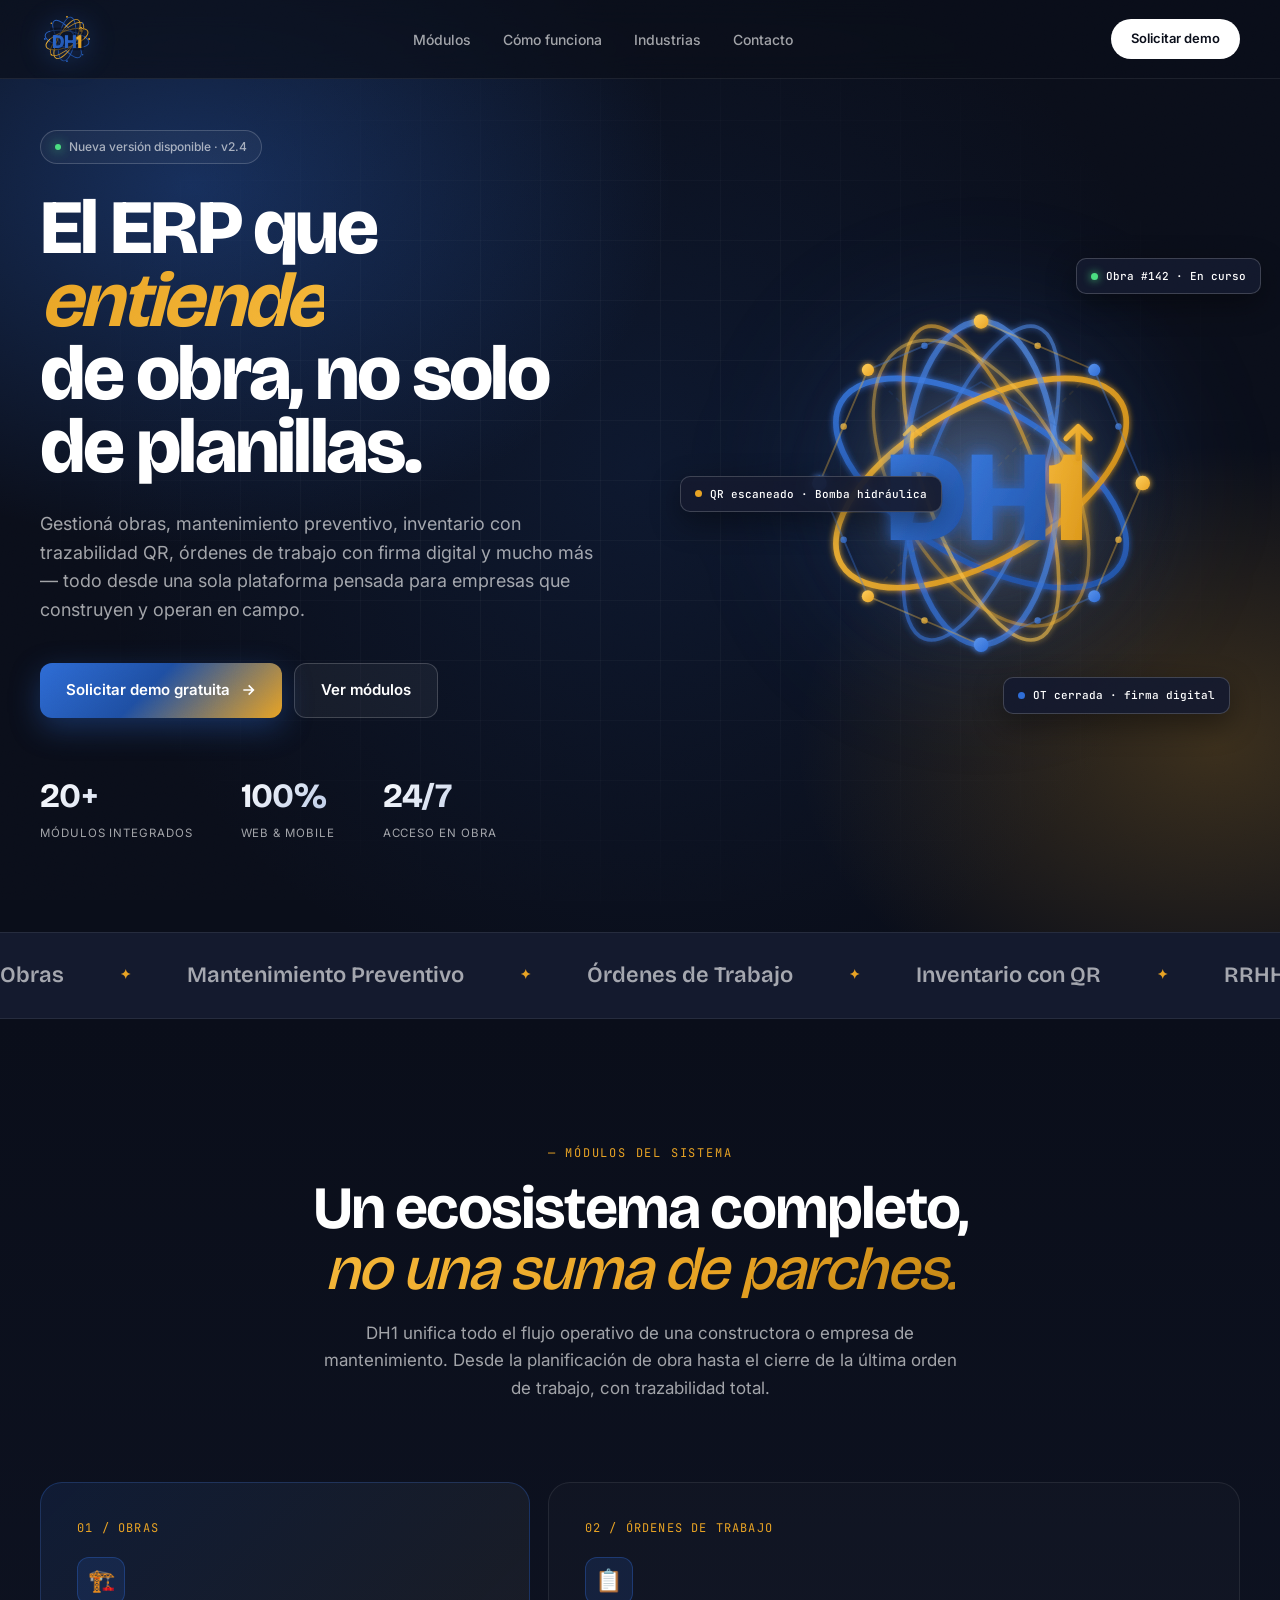
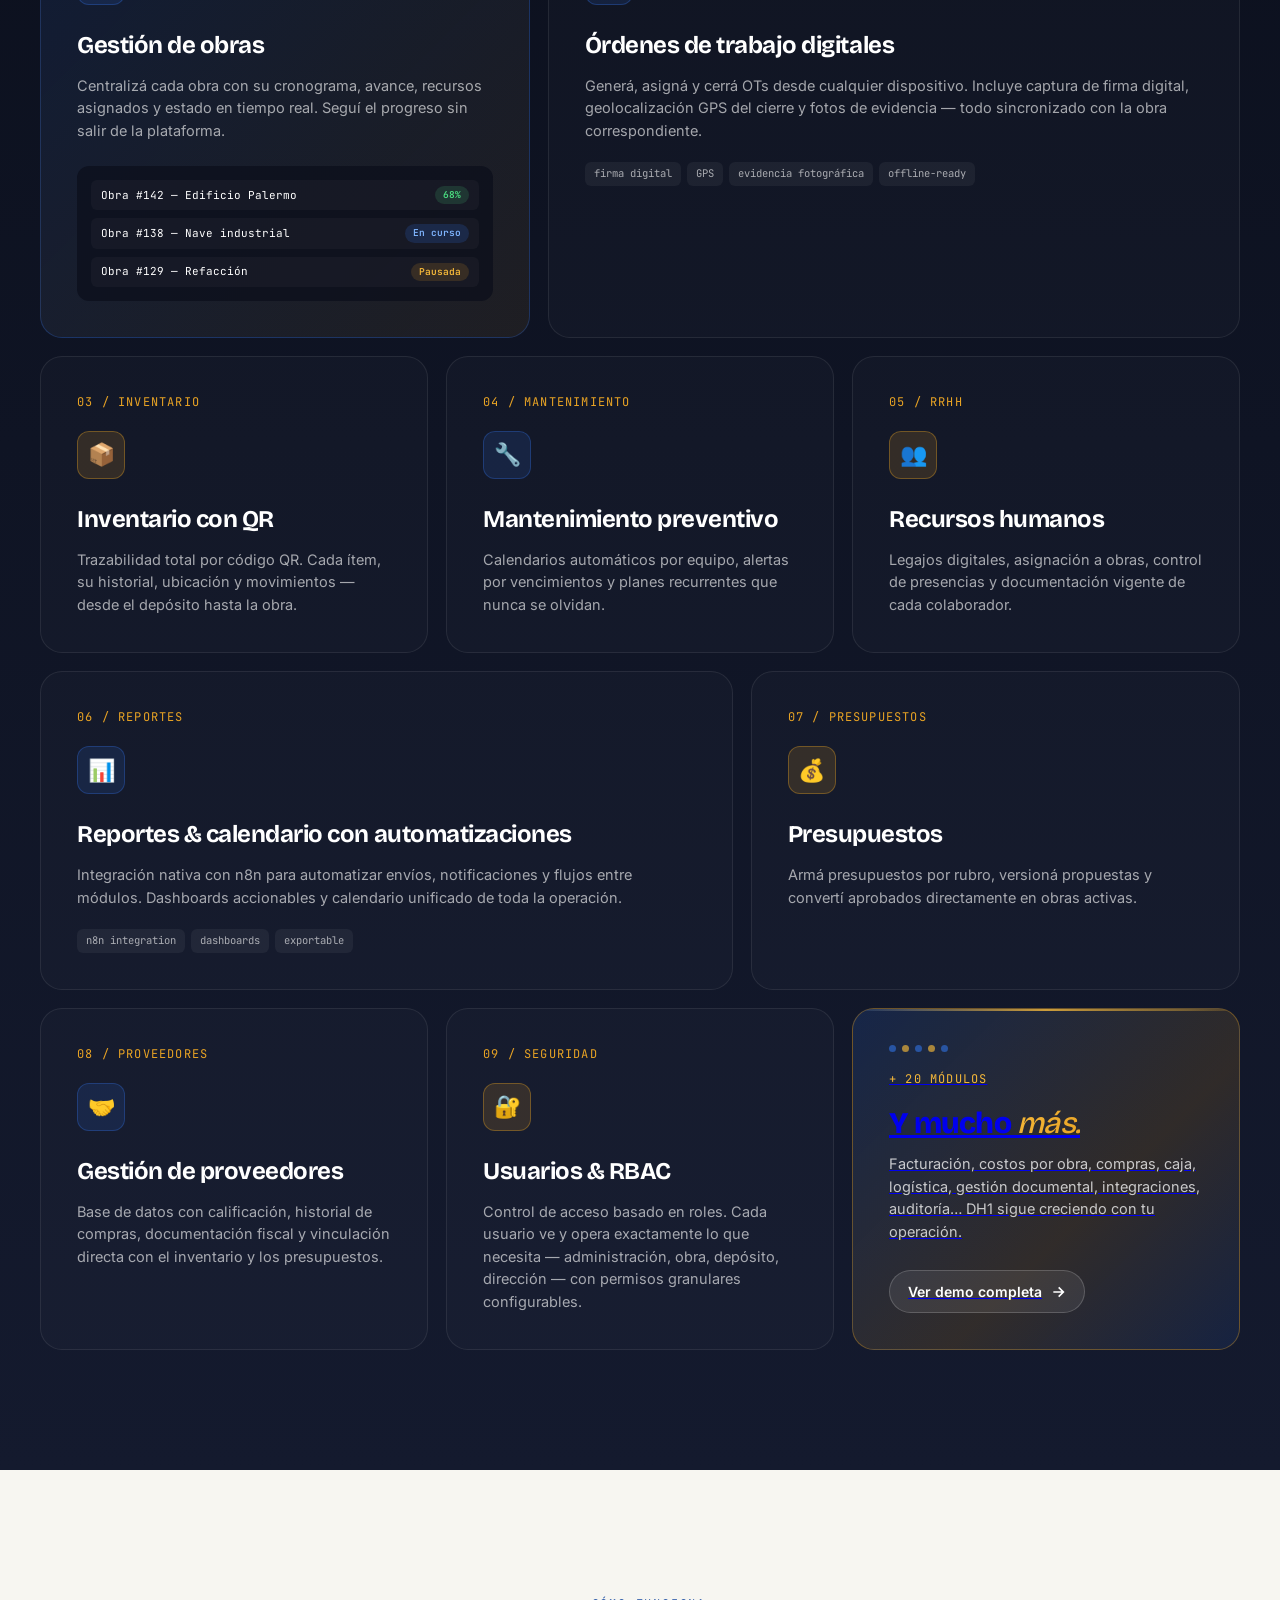
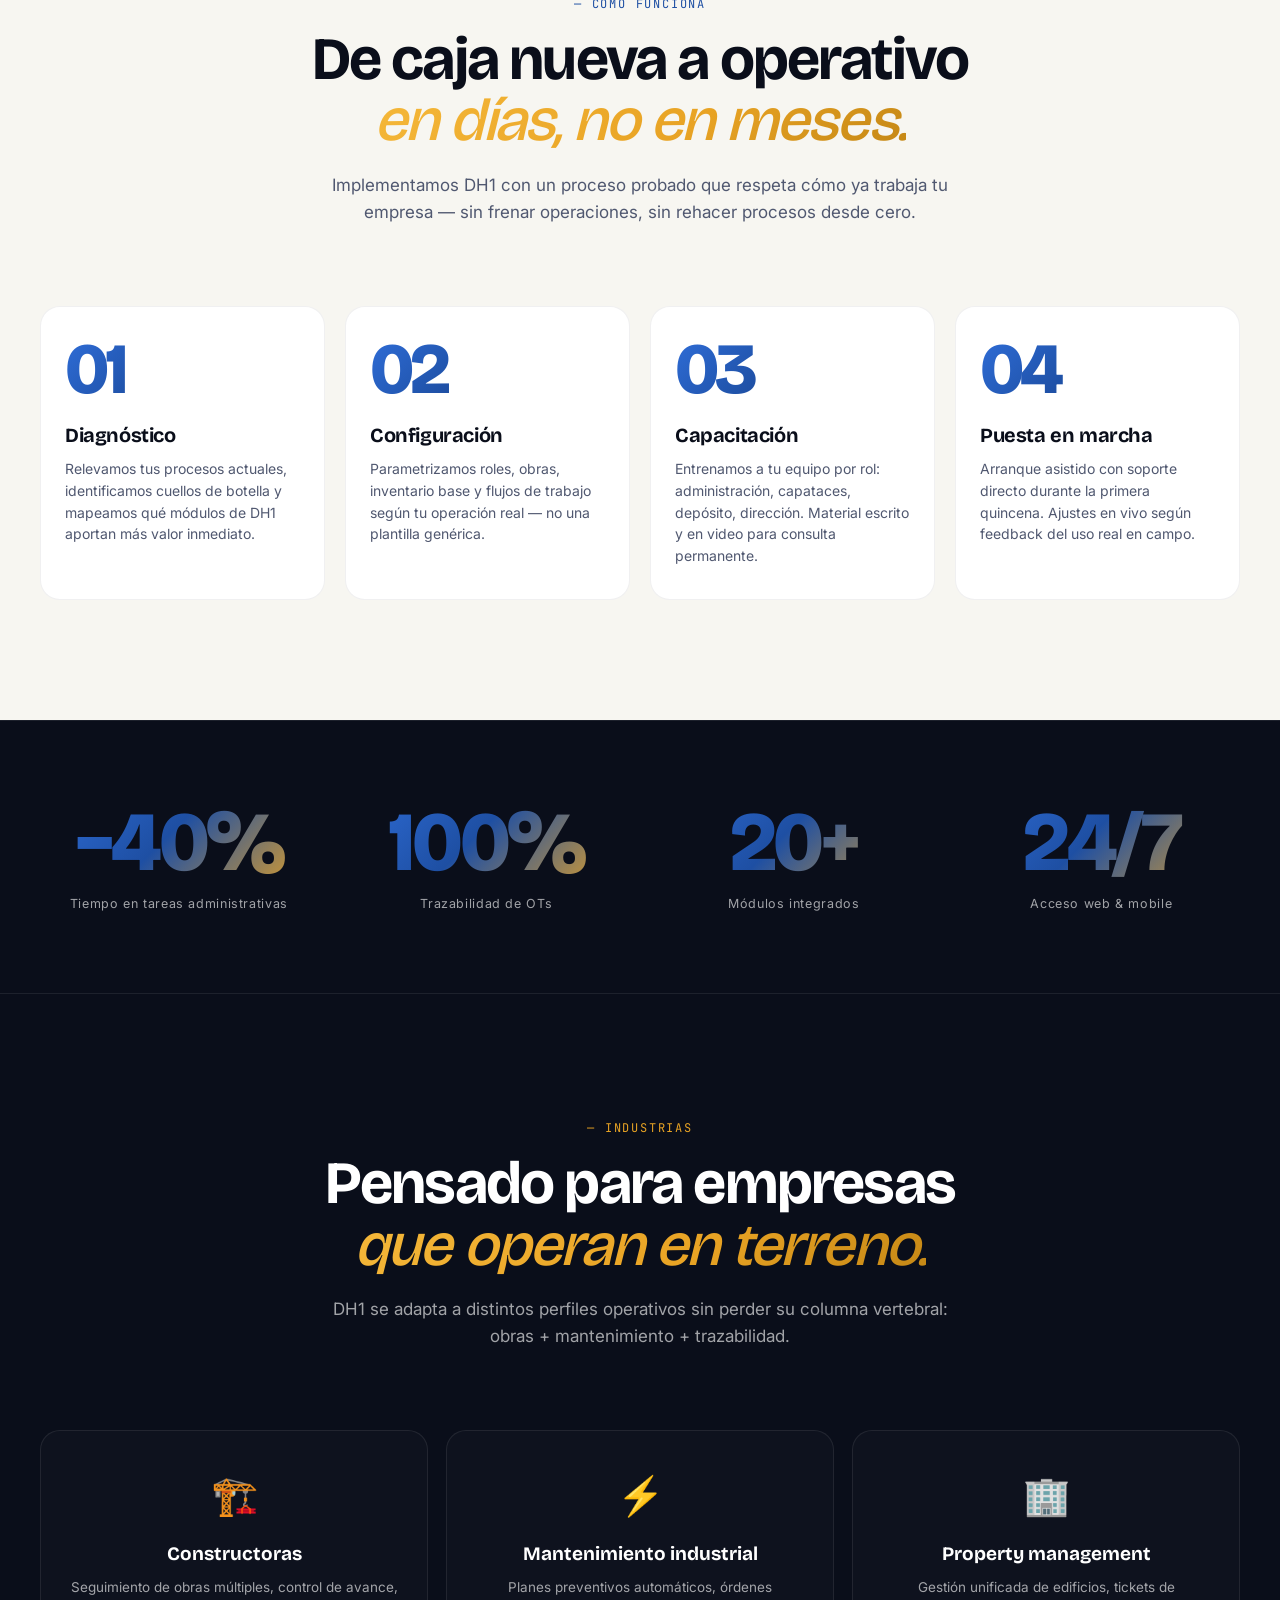
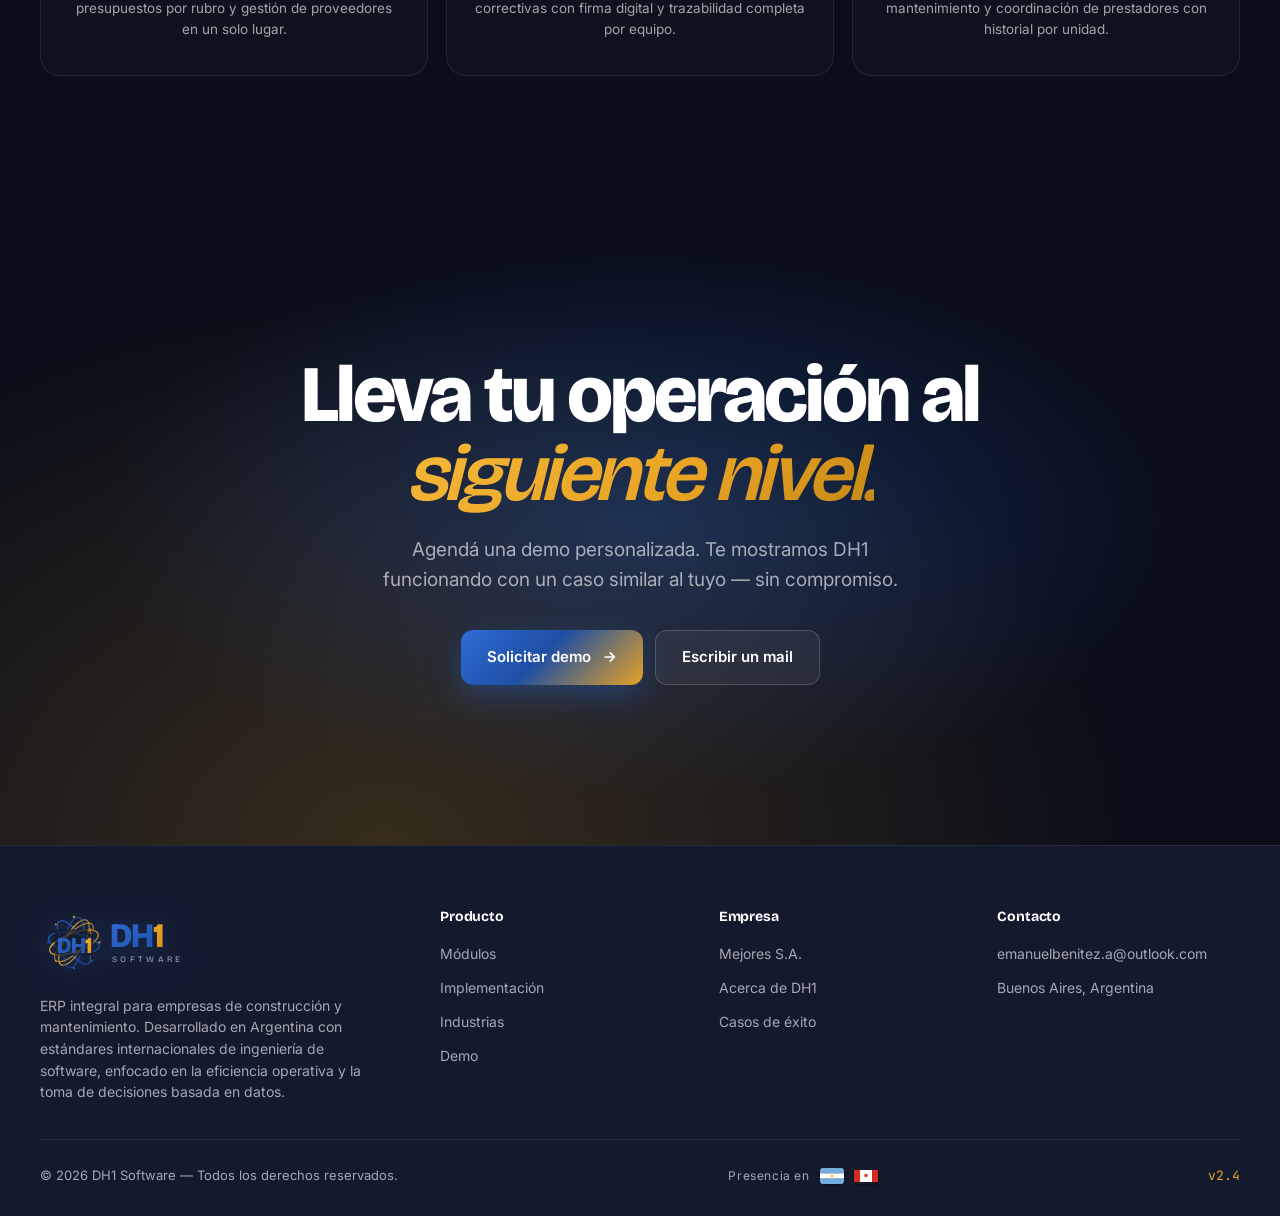
<file: dh1-software-landing.html>
<!DOCTYPE html>
<html lang="es">
<head>
<meta charset="UTF-8">
<meta name="viewport" content="width=device-width, initial-scale=1.0">
<title>DH1 Software — Gestión integral de obras y mantenimiento</title>
<meta name="description" content="DH1 Software: ERP integral para empresas constructoras y de mantenimiento. Obras, órdenes de trabajo, inventario con QR, mantenimiento preventivo, RRHH y más.">
<link rel="preconnect" href="https://fonts.googleapis.com">
<link rel="preconnect" href="https://fonts.gstatic.com" crossorigin>
<link href="https://fonts.googleapis.com/css2?family=Bricolage+Grotesque:opsz,wght@12..96,300;12..96,400;12..96,500;12..96,600;12..96,700;12..96,800&family=Inter:wght@400;500;600&family=JetBrains+Mono:wght@400;500&display=swap" rel="stylesheet">
<style>
:root{
  --dh-blue:#1e4fa3;--dh-blue-deep:#0f3272;--dh-blue-bright:#2e6cd6;
  --dh-gold:#e8a324;--dh-gold-bright:#f5b83a;
  --dh-ink:#0a0e1a;--dh-ink-soft:#141a2e;--dh-paper:#f7f6f1;
  --dh-line:rgba(255,255,255,0.08);--dh-line-strong:rgba(255,255,255,0.18);
  --dh-text-dim:rgba(255,255,255,0.62);
  --grad-core:linear-gradient(135deg,#2e6cd6 0%,#1e4fa3 45%,#e8a324 100%);
  --grad-warm:linear-gradient(135deg,#f5b83a 0%,#e8a324 60%,#c48715 100%);
}
*{margin:0;padding:0;box-sizing:border-box}
html{scroll-behavior:smooth}
body{font-family:'Inter',-apple-system,sans-serif;background:var(--dh-ink);color:#fff;overflow-x:hidden;line-height:1.5;-webkit-font-smoothing:antialiased}
body::before{content:'';position:fixed;inset:0;pointer-events:none;z-index:100;opacity:.06;mix-blend-mode:overlay;background-image:url("data:image/svg+xml;utf8,<svg xmlns='http://www.w3.org/2000/svg' width='200' height='200'><filter id='n'><feTurbulence type='fractalNoise' baseFrequency='0.9' numOctaves='2' stitchTiles='stitch'/></filter><rect width='100%25' height='100%25' filter='url(%23n)' opacity='0.8'/></svg>")}

/* —— BRAND SVGs —— */
.brand-svg-mark{width:54px;height:54px;display:block;filter:drop-shadow(0 2px 14px rgba(46,108,214,0.4))}
.brand-svg-footer{width:240px;height:auto;display:block;filter:drop-shadow(0 2px 14px rgba(46,108,214,0.3))}

/* —— NAV —— */
nav{position:fixed;top:0;left:0;right:0;z-index:50;padding:12px 40px;display:flex;align-items:center;justify-content:space-between;backdrop-filter:blur(14px);background:rgba(10,14,26,0.72);border-bottom:1px solid var(--dh-line)}
nav .brand{display:flex;align-items:center;gap:12px;height:54px;text-decoration:none;color:#fff}
nav ul{list-style:none;display:flex;gap:32px}
nav ul a{color:var(--dh-text-dim);text-decoration:none;font-size:14px;font-weight:500;transition:color .2s}
nav ul a:hover{color:#fff}
nav .cta-nav{padding:10px 20px;background:#fff;color:var(--dh-ink);border-radius:999px;font-size:13px;font-weight:600;text-decoration:none;transition:transform .2s,box-shadow .2s;white-space:nowrap}
nav .cta-nav:hover{transform:translateY(-2px);box-shadow:0 10px 30px rgba(255,255,255,0.15)}
.nav-toggle{display:none;background:transparent;border:1px solid var(--dh-line-strong);width:42px;height:42px;border-radius:10px;cursor:pointer;color:#fff;align-items:center;justify-content:center}
@media(max-width:960px){
  nav{padding:10px 20px}
  nav .brand-svg-mark{width:46px;height:46px}
  nav .brand{height:46px}
  nav ul{position:absolute;top:100%;left:0;right:0;flex-direction:column;gap:0;background:rgba(10,14,26,0.96);backdrop-filter:blur(14px);border-bottom:1px solid var(--dh-line);padding:0;max-height:0;overflow:hidden;transition:max-height .35s ease}
  nav ul.open{max-height:400px;padding:12px 0}
  nav ul li{width:100%}
  nav ul a{display:block;padding:14px 24px;font-size:15px;border-top:1px solid var(--dh-line)}
  nav .cta-nav{padding:8px 14px;font-size:12px}
  .nav-toggle{display:flex}
}
@media(max-width:440px){nav .cta-nav{display:none}}

/* —— HERO —— */
.hero{position:relative;min-height:100vh;padding:130px 40px 90px;display:grid;grid-template-columns:1.2fr 1fr;gap:60px;align-items:center;overflow:hidden}
.hero::before{content:'';position:absolute;inset:0;background:radial-gradient(ellipse 800px 600px at 15% 20%,rgba(46,108,214,0.35),transparent 60%),radial-gradient(ellipse 700px 500px at 95% 80%,rgba(232,163,36,0.22),transparent 60%),radial-gradient(circle at 50% 50%,rgba(30,79,163,0.15),transparent 70%);z-index:0}
.hero::after{content:'';position:absolute;inset:0;z-index:0;background-image:linear-gradient(rgba(255,255,255,0.03) 1px,transparent 1px),linear-gradient(90deg,rgba(255,255,255,0.03) 1px,transparent 1px);background-size:60px 60px;mask-image:radial-gradient(ellipse at center,black 30%,transparent 75%);-webkit-mask-image:radial-gradient(ellipse at center,black 30%,transparent 75%)}
.hero > *{position:relative;z-index:1}
.hero-copy{max-width:640px}
.hero-copy .eyebrow{display:inline-flex;align-items:center;gap:8px;padding:7px 14px;border:1px solid var(--dh-line-strong);border-radius:999px;background:rgba(255,255,255,0.04);font-size:12px;font-weight:500;color:var(--dh-text-dim);margin-bottom:28px;animation:fadeUp .8s ease forwards;opacity:0}
.eyebrow .dot{width:6px;height:6px;border-radius:50%;background:#4ade80;box-shadow:0 0 12px #4ade80}
.hero h1{font-family:'Bricolage Grotesque',sans-serif;font-size:clamp(40px,6vw,78px);font-weight:800;letter-spacing:-0.035em;line-height:0.95;margin-bottom:26px;animation:fadeUp .9s .1s ease forwards;opacity:0}
.hero h1 .accent{background:linear-gradient(135deg,#e8a324,#f5b83a);-webkit-background-clip:text;background-clip:text;color:transparent;font-style:italic;font-weight:700}
.hero .subtitle{font-size:clamp(16px,1.6vw,18px);color:var(--dh-text-dim);max-width:560px;margin-bottom:38px;line-height:1.6;animation:fadeUp 1s .2s ease forwards;opacity:0}
.hero-cta{display:flex;gap:12px;flex-wrap:wrap;animation:fadeUp 1s .3s ease forwards;opacity:0}
.btn-primary{display:inline-flex;align-items:center;gap:10px;padding:15px 26px;background:var(--grad-core);color:#fff;border-radius:12px;font-weight:600;font-size:15px;text-decoration:none;border:none;cursor:pointer;transition:transform .2s;box-shadow:0 10px 30px rgba(46,108,214,0.35);position:relative;overflow:hidden}
.btn-primary::before{content:'';position:absolute;inset:0;background:linear-gradient(135deg,transparent 40%,rgba(255,255,255,0.25) 50%,transparent 60%);transform:translateX(-100%);transition:transform .6s}
.btn-primary:hover{transform:translateY(-2px)}
.btn-primary:hover::before{transform:translateX(100%)}
.btn-ghost{display:inline-flex;align-items:center;gap:10px;padding:15px 26px;background:rgba(255,255,255,0.05);color:#fff;border:1px solid var(--dh-line-strong);border-radius:12px;font-weight:600;font-size:15px;text-decoration:none;transition:background .2s,border-color .2s}
.btn-ghost:hover{background:rgba(255,255,255,0.1);border-color:rgba(255,255,255,0.3)}
.hero-stats{display:flex;gap:clamp(24px,4vw,48px);margin-top:52px;flex-wrap:wrap;animation:fadeUp 1.1s .4s ease forwards;opacity:0}
.stat .num{font-family:'Bricolage Grotesque',sans-serif;font-size:clamp(26px,3vw,34px);font-weight:700;letter-spacing:-0.02em;background:linear-gradient(135deg,#fff,#b4c5e4);-webkit-background-clip:text;background-clip:text;color:transparent}
.stat .lbl{font-size:11.5px;color:var(--dh-text-dim);text-transform:uppercase;letter-spacing:0.08em;margin-top:4px}

/* Hero visual */
.hero-visual{position:relative;width:100%;max-width:520px;aspect-ratio:1/1;margin-left:auto;display:grid;place-items:center;animation:fadeIn 1.2s .3s ease forwards;opacity:0}
.logo-stage{position:relative;width:100%;aspect-ratio:1/1;display:grid;place-items:center}
.logo-stage::before{content:'';position:absolute;inset:8%;background:radial-gradient(circle,rgba(46,108,214,0.45),transparent 65%);filter:blur(60px);animation:pulse 4s ease-in-out infinite;z-index:0}
.logo-stage::after{content:'';position:absolute;inset:22%;background:radial-gradient(circle,rgba(232,163,36,0.4),transparent 60%);filter:blur(45px);animation:pulse 4s ease-in-out infinite 1s;z-index:0}
.hero-svg-wrap{position:relative;z-index:2;width:78%;aspect-ratio:1/1;animation:float 6s ease-in-out infinite}
.hero-svg-wrap svg{width:100%;height:100%;overflow:visible}
.ring-slow{animation:spin 28s linear infinite;transform-origin:100px 100px}
.ring-rev{animation:spin 22s linear infinite reverse;transform-origin:100px 100px}
.ring-med{animation:spin 35s linear infinite;transform-origin:100px 100px}
.node-pulse{animation:nodePulse 3s ease-in-out infinite}
.node-pulse:nth-child(2){animation-delay:.4s}
.node-pulse:nth-child(3){animation-delay:.8s}
.node-pulse:nth-child(4){animation-delay:1.2s}
.node-pulse:nth-child(5){animation-delay:1.6s}
.node-pulse:nth-child(6){animation-delay:2s}
.node-pulse:nth-child(7){animation-delay:2.4s}
.node-pulse:nth-child(8){animation-delay:2.8s}

.chip{position:absolute;padding:9px 14px;background:rgba(20,26,46,0.92);backdrop-filter:blur(10px);border:1px solid var(--dh-line-strong);border-radius:10px;font-family:'JetBrains Mono',monospace;font-size:11px;font-weight:500;display:flex;align-items:center;gap:8px;z-index:3;box-shadow:0 10px 30px rgba(0,0,0,0.4);white-space:nowrap}
.chip .chip-icon{width:7px;height:7px;border-radius:50%;flex-shrink:0}
.chip-1{top:6%;right:-4%;animation:float 5s ease-in-out infinite}
.chip-1 .chip-icon{background:#4ade80;box-shadow:0 0 8px #4ade80}
.chip-2{top:48%;left:-8%;animation:float 5s ease-in-out infinite 1.5s}
.chip-2 .chip-icon{background:var(--dh-gold)}
.chip-3{bottom:6%;right:2%;animation:float 5s ease-in-out infinite 3s}
.chip-3 .chip-icon{background:var(--dh-blue-bright)}

@media(max-width:1100px){.hero{gap:40px}.hero-visual{max-width:440px}}
@media(max-width:900px){.hero{grid-template-columns:1fr;padding:110px 24px 60px;gap:50px;min-height:auto;text-align:center}.hero-copy{margin:0 auto}.hero-copy .eyebrow,.hero .subtitle{margin-left:auto;margin-right:auto}.hero-cta,.hero-stats{justify-content:center}.hero-visual{max-width:400px;margin:0 auto}}
@media(max-width:540px){.hero{padding:100px 18px 50px}.hero-visual{max-width:320px}.chip{font-size:10px;padding:7px 11px}.chip-1{right:-10%}.chip-2{left:-14%}.btn-primary,.btn-ghost{padding:14px 22px;font-size:14px}.hero-stats{gap:22px}}

/* —— Marquee —— */
.marquee{padding:26px 0;background:var(--dh-ink-soft);border-top:1px solid var(--dh-line);border-bottom:1px solid var(--dh-line);overflow:hidden;position:relative}
.marquee-track{display:flex;gap:56px;animation:scroll 40s linear infinite;white-space:nowrap;width:max-content}
.marquee-item{font-family:'Bricolage Grotesque',sans-serif;font-size:clamp(17px,2.2vw,22px);font-weight:600;color:var(--dh-text-dim);display:flex;align-items:center;gap:56px}
.marquee-item::after{content:'✦';color:var(--dh-gold);font-size:13px}

section{padding:clamp(70px,10vw,120px) clamp(18px,4vw,40px);position:relative}
.container{max-width:1280px;margin:0 auto}
.section-head{text-align:center;margin-bottom:clamp(50px,7vw,80px)}
.section-head .tag{display:inline-block;font-family:'JetBrains Mono',monospace;font-size:12px;color:var(--dh-gold);letter-spacing:0.15em;text-transform:uppercase;margin-bottom:16px}
.section-head h2{font-family:'Bricolage Grotesque',sans-serif;font-size:clamp(32px,5vw,60px);font-weight:700;letter-spacing:-0.03em;line-height:1.02;margin-bottom:20px}
.section-head h2 em{font-style:italic;font-weight:500;background:var(--grad-warm);-webkit-background-clip:text;background-clip:text;color:transparent}
.section-head p{max-width:640px;margin:0 auto;color:var(--dh-text-dim);font-size:clamp(15px,1.6vw,17px);line-height:1.6}

/* —— Modules —— */
.modules-section{background:linear-gradient(180deg,var(--dh-ink) 0%,var(--dh-ink-soft) 100%)}
.modules{display:grid;grid-template-columns:repeat(12,1fr);gap:18px}
.mod{background:rgba(255,255,255,0.02);border:1px solid var(--dh-line);border-radius:22px;padding:clamp(24px,3vw,36px);position:relative;overflow:hidden;transition:border-color .3s,transform .3s}
.mod:hover{border-color:var(--dh-line-strong);transform:translateY(-4px)}
.mod::before{content:'';position:absolute;top:0;left:0;right:0;height:2px;background:var(--grad-core);opacity:0;transition:opacity .3s}
.mod:hover::before{opacity:1}
.mod-number{font-family:'JetBrains Mono',monospace;font-size:12px;color:var(--dh-gold);margin-bottom:20px;letter-spacing:0.1em}
.mod-icon{width:48px;height:48px;border-radius:12px;background:rgba(46,108,214,0.15);border:1px solid rgba(46,108,214,0.35);display:grid;place-items:center;margin-bottom:22px;font-size:22px}
.mod.gold .mod-icon{background:rgba(232,163,36,0.15);border-color:rgba(232,163,36,0.35)}
.mod h3{font-family:'Bricolage Grotesque',sans-serif;font-size:clamp(20px,2.2vw,24px);font-weight:700;letter-spacing:-0.02em;margin-bottom:12px}
.mod p{color:var(--dh-text-dim);font-size:14.5px;line-height:1.55}
.mod-tags{margin-top:20px;display:flex;flex-wrap:wrap;gap:6px}
.mod-tag{font-family:'JetBrains Mono',monospace;font-size:10.5px;padding:4px 9px;background:rgba(255,255,255,0.05);border-radius:6px;color:var(--dh-text-dim)}
.mod-a{grid-column:span 5}.mod-b{grid-column:span 7}.mod-c{grid-column:span 4}.mod-d{grid-column:span 4}.mod-e{grid-column:span 4}.mod-f{grid-column:span 7}.mod-g{grid-column:span 5}.mod-h{grid-column:span 4}.mod-i{grid-column:span 4}.mod-j{grid-column:span 4}
@media(max-width:980px){.mod-a,.mod-g,.mod-b,.mod-f{grid-column:span 6}.mod-c,.mod-d,.mod-e,.mod-h,.mod-i,.mod-j{grid-column:span 4}}
@media(max-width:720px){.mod-a,.mod-b,.mod-c,.mod-d,.mod-e,.mod-f,.mod-g,.mod-h,.mod-i,.mod-j{grid-column:span 12}}
.mod-featured{background:linear-gradient(135deg,rgba(46,108,214,0.12),rgba(232,163,36,0.08));border:1px solid rgba(46,108,214,0.3);min-height:280px;display:flex;flex-direction:column;justify-content:space-between}
.mod-mini-ui{margin-top:24px;padding:14px;background:rgba(10,14,26,0.7);border-radius:12px;font-family:'JetBrains Mono',monospace;font-size:11px;display:grid;gap:8px}
.mini-row{display:flex;justify-content:space-between;align-items:center;gap:8px;padding:6px 10px;background:rgba(255,255,255,0.03);border-radius:6px}
.mini-row > span:first-child{overflow:hidden;text-overflow:ellipsis;white-space:nowrap;min-width:0}
.mini-row .status{padding:2px 8px;border-radius:999px;font-size:9.5px;font-weight:600;flex-shrink:0}
.status.ok{background:rgba(74,222,128,0.15);color:#4ade80}
.status.warn{background:rgba(232,163,36,0.15);color:var(--dh-gold-bright)}
.status.run{background:rgba(46,108,214,0.2);color:#7fb5ff}

/* —— How —— */
.how{background:var(--dh-paper);color:var(--dh-ink)}
.how .section-head h2{color:var(--dh-ink)}
.how .section-head .tag{color:var(--dh-blue)}
.how .section-head p{color:#505870}
.how-grid{display:grid;grid-template-columns:repeat(4,1fr);gap:20px;margin-top:30px}
.step{position:relative;padding:32px 24px;background:#fff;border-radius:20px;border:1px solid rgba(10,14,26,0.06);transition:transform .3s}
.step:hover{transform:translateY(-6px)}
.step .step-num{font-family:'Bricolage Grotesque',sans-serif;font-size:clamp(56px,7vw,72px);font-weight:800;letter-spacing:-0.05em;line-height:0.85;background:var(--grad-core);-webkit-background-clip:text;background-clip:text;color:transparent;margin-bottom:20px}
.step h4{font-family:'Bricolage Grotesque',sans-serif;font-size:20px;font-weight:700;margin-bottom:8px;letter-spacing:-0.02em}
.step p{color:#505870;font-size:14px;line-height:1.55}
@media(max-width:860px){.how-grid{grid-template-columns:repeat(2,1fr)}}
@media(max-width:480px){.how-grid{grid-template-columns:1fr}}

/* —— Stats —— */
.stats-band{background:var(--dh-ink);padding:clamp(60px,8vw,80px) 20px;border-top:1px solid var(--dh-line);border-bottom:1px solid var(--dh-line)}
.stats-grid{max-width:1200px;margin:0 auto;display:grid;grid-template-columns:repeat(4,1fr);gap:30px}
.big-stat{text-align:center}
.big-stat .num{font-family:'Bricolage Grotesque',sans-serif;font-size:clamp(40px,7vw,84px);font-weight:800;letter-spacing:-0.04em;line-height:1;background:var(--grad-core);-webkit-background-clip:text;background-clip:text;color:transparent}
.big-stat .lbl{font-size:12.5px;color:var(--dh-text-dim);margin-top:10px;letter-spacing:0.05em}
@media(max-width:720px){.stats-grid{grid-template-columns:repeat(2,1fr);gap:40px 16px}}

/* —— Industries —— */
.industries-grid{display:grid;grid-template-columns:repeat(3,1fr);gap:18px;margin-top:30px}
.ind{padding:36px 26px;background:rgba(255,255,255,0.02);border:1px solid var(--dh-line);border-radius:20px;text-align:center;transition:background .3s}
.ind:hover{background:rgba(255,255,255,0.05)}
.ind-emoji{font-size:38px;margin-bottom:16px;display:block}
.ind h4{font-family:'Bricolage Grotesque',sans-serif;font-size:19px;font-weight:700;margin-bottom:8px}
.ind p{color:var(--dh-text-dim);font-size:13.5px;line-height:1.55}
@media(max-width:820px){.industries-grid{grid-template-columns:1fr;max-width:480px;margin:30px auto 0}}

/* —— CTA final —— */
.cta-final{padding:clamp(100px,14vw,160px) 20px;position:relative;overflow:hidden;text-align:center}
.cta-final::before{content:'';position:absolute;inset:0;background:radial-gradient(ellipse at 50% 50%,rgba(46,108,214,0.3),transparent 60%),radial-gradient(ellipse at 30% 100%,rgba(232,163,36,0.2),transparent 60%)}
.cta-final > *{position:relative;z-index:1}
.cta-final h2{font-family:'Bricolage Grotesque',sans-serif;font-size:clamp(38px,7vw,80px);font-weight:800;letter-spacing:-0.04em;line-height:0.98;margin-bottom:22px;max-width:900px;margin-left:auto;margin-right:auto}
.cta-final h2 em{font-style:italic;font-weight:600;background:var(--grad-warm);-webkit-background-clip:text;background-clip:text;color:transparent}
.cta-final p{font-size:clamp(16px,1.8vw,19px);color:var(--dh-text-dim);max-width:560px;margin:0 auto 36px;line-height:1.55}
.cta-final .btns{display:flex;gap:12px;justify-content:center;flex-wrap:wrap}

/* —— Footer —— */
footer{padding:clamp(40px,6vw,60px) clamp(18px,4vw,40px) 30px;background:var(--dh-ink-soft);border-top:1px solid var(--dh-line)}
.foot-top{max-width:1280px;margin:0 auto;display:grid;grid-template-columns:1.5fr 1fr 1fr 1fr;gap:36px;padding-bottom:36px;border-bottom:1px solid var(--dh-line)}
.foot-brand .foot-logo-wrap{margin-bottom:16px}
.foot-brand p{color:var(--dh-text-dim);font-size:14px;line-height:1.55;max-width:340px}
.foot-col h5{font-family:'Bricolage Grotesque',sans-serif;font-size:14px;font-weight:700;margin-bottom:14px;letter-spacing:-0.01em}
.foot-col ul{list-style:none;display:flex;flex-direction:column;gap:10px}
.foot-col a{color:var(--dh-text-dim);text-decoration:none;font-size:14px;transition:color .2s;word-break:break-word}
.foot-col a:hover{color:#fff}
.foot-bottom{max-width:1280px;margin:26px auto 0;display:flex;justify-content:space-between;flex-wrap:wrap;gap:14px;color:var(--dh-text-dim);font-size:13px}
.foot-bottom .mono-tag{color:var(--dh-gold);font-family:'JetBrains Mono',monospace}
.foot-presence{display:inline-flex;align-items:center;gap:10px}
.foot-presence-label{font-size:12px;color:var(--dh-text-dim);letter-spacing:0.05em}
.foot-presence .flag{display:inline-flex;width:24px;height:16px;border-radius:3px;overflow:hidden;box-shadow:0 1px 3px rgba(0,0,0,0.4);transition:transform .25s ease;cursor:default}
.foot-presence .flag:hover{transform:translateY(-2px) scale(1.08)}
.foot-presence .flag svg{width:100%;height:100%;display:block}
@media(max-width:540px){.foot-bottom{flex-direction:column;align-items:flex-start;gap:12px}}
@media(max-width:820px){.foot-top{grid-template-columns:1fr 1fr;gap:30px}}
@media(max-width:480px){.foot-top{grid-template-columns:1fr;gap:28px}}

@keyframes fadeUp{from{opacity:0;transform:translateY(28px)}to{opacity:1;transform:translateY(0)}}
@keyframes fadeIn{from{opacity:0}to{opacity:1}}
@keyframes float{0%,100%{transform:translateY(0)}50%{transform:translateY(-14px)}}
@keyframes pulse{0%,100%{opacity:.5;transform:scale(1)}50%{opacity:1;transform:scale(1.08)}}
@keyframes scroll{from{transform:translateX(0)}to{transform:translateX(-50%)}}
@keyframes spin{from{transform:rotate(0deg)}to{transform:rotate(360deg)}}
@keyframes nodePulse{0%,100%{opacity:.6}50%{opacity:1}}
@keyframes coreBreathe{0%,100%{opacity:.7;transform:scale(1)}50%{opacity:1;transform:scale(1.05)}}
.core-breath{transform-origin:100px 100px;animation:coreBreathe 5s ease-in-out infinite}
.reveal{opacity:0;transform:translateY(28px);transition:opacity .9s ease,transform .9s ease}
.reveal.in{opacity:1;transform:translateY(0)}
@media (prefers-reduced-motion:reduce){*,*::before,*::after{animation-duration:.01ms!important;animation-iteration-count:1!important;transition-duration:.01ms!important;scroll-behavior:auto!important}}

/* Discover more card — visually distinct from regular modules */
.mod-discover{
  background:linear-gradient(135deg,rgba(46,108,214,0.18) 0%,rgba(232,163,36,0.14) 60%,rgba(46,108,214,0.12) 100%);
  border:1px solid rgba(232,163,36,0.35);
  position:relative;
  display:flex;
  flex-direction:column;
  justify-content:space-between;
  overflow:hidden;
  cursor:pointer;
  transition:transform .35s ease, border-color .35s ease, box-shadow .35s ease;
}
.mod-discover::before{
  content:'';position:absolute;inset:0;
  background:
    radial-gradient(circle at 85% 15%, rgba(245,184,58,0.25), transparent 50%),
    radial-gradient(circle at 15% 85%, rgba(46,108,214,0.3), transparent 50%);
  opacity:.8;transition:opacity .4s ease;
  pointer-events:none;
}
.mod-discover:hover{
  transform:translateY(-6px);
  border-color:rgba(245,184,58,0.6);
  box-shadow:0 20px 50px rgba(46,108,214,0.25),0 0 0 1px rgba(245,184,58,0.15);
}
.mod-discover:hover::before{opacity:1}
.mod-discover::after{
  /* top gradient line — always visible, unlike regular .mod */
  content:'';position:absolute;top:0;left:0;right:0;height:2px;
  background:linear-gradient(90deg,transparent,var(--dh-gold-bright),transparent);
  opacity:.8;
}
.mod-discover-dots{
  display:flex;gap:6px;margin-bottom:18px;position:relative;z-index:1;
}
.mod-discover-dots span{
  width:7px;height:7px;border-radius:50%;background:rgba(255,255,255,0.35);
  animation:discoverBlink 1.6s ease-in-out infinite;
}
.mod-discover-dots span:nth-child(1){animation-delay:0s;background:rgba(46,108,214,0.65)}
.mod-discover-dots span:nth-child(2){animation-delay:.2s;background:rgba(245,184,58,0.65)}
.mod-discover-dots span:nth-child(3){animation-delay:.4s;background:rgba(46,108,214,0.65)}
.mod-discover-dots span:nth-child(4){animation-delay:.6s;background:rgba(245,184,58,0.65)}
.mod-discover-dots span:nth-child(5){animation-delay:.8s;background:rgba(46,108,214,0.65)}

.mod-discover-label{
  font-family:'JetBrains Mono',monospace;
  font-size:12px;color:var(--dh-gold-bright);
  letter-spacing:0.1em;margin-bottom:20px;
  position:relative;z-index:1;
}
.mod-discover h3{
  font-family:'Bricolage Grotesque',sans-serif;
  font-size:clamp(24px,2.6vw,30px);
  font-weight:800;letter-spacing:-0.025em;line-height:1.05;
  margin-bottom:14px;position:relative;z-index:1;
}
.mod-discover h3 em{
  font-style:italic;font-weight:500;
  background:linear-gradient(135deg,#f5b83a,#e8a324);
  -webkit-background-clip:text;background-clip:text;color:transparent;
}
.mod-discover p{
  color:rgba(255,255,255,0.75);font-size:14.5px;line-height:1.55;
  position:relative;z-index:1;margin-bottom:22px;
}
.mod-discover-link{
  display:inline-flex;align-items:center;gap:8px;
  font-family:'Inter',sans-serif;font-weight:600;font-size:14px;
  color:#fff;text-decoration:none;
  padding:10px 18px;
  background:rgba(255,255,255,0.08);
  border:1px solid rgba(255,255,255,0.18);
  border-radius:999px;
  align-self:flex-start;
  position:relative;z-index:1;
  transition:background .25s ease,border-color .25s ease,gap .25s ease;
}
.mod-discover-link:hover{
  background:rgba(255,255,255,0.14);
  border-color:rgba(245,184,58,0.5);
  gap:12px;
}
.mod-discover-link svg{transition:transform .25s ease}
.mod-discover-link:hover svg{transform:translateX(3px)}
@keyframes discoverBlink{
  0%,100%{opacity:.4;transform:scale(1)}
  50%{opacity:1;transform:scale(1.25)}
}

</style>
</head>
<body>

<nav>
  <a href="#" class="brand" aria-label="DH1 Software — inicio"><svg class="brand-svg-mark" viewBox="0 0 200 200" xmlns="http://www.w3.org/2000/svg" aria-hidden="true">
  <defs>
    <linearGradient id="nmB" x1="0" y1="0" x2="1" y2="1"><stop offset="0%" stop-color="#2e6cd6"/><stop offset="100%" stop-color="#1e4fa3"/></linearGradient>
    <linearGradient id="nmG" x1="0" y1="0" x2="1" y2="1"><stop offset="0%" stop-color="#f5b83a"/><stop offset="100%" stop-color="#d89215"/></linearGradient>
  </defs>
  <!-- Dense tangle: 6 ellipses at many angles (alternating blue/gold) -->
  <g fill="none" stroke-width="3.5" stroke-linecap="round">
    <ellipse cx="100" cy="100" rx="82" ry="30" stroke="url(#nmB)" transform="rotate(10 100 100)"/>
    <ellipse cx="100" cy="100" rx="82" ry="30" stroke="url(#nmG)" transform="rotate(-20 100 100)"/>
    <ellipse cx="100" cy="100" rx="82" ry="30" stroke="url(#nmB)" transform="rotate(55 100 100)" opacity="0.9"/>
    <ellipse cx="100" cy="100" rx="82" ry="30" stroke="url(#nmG)" transform="rotate(-60 100 100)" opacity="0.9"/>
    <ellipse cx="100" cy="100" rx="82" ry="30" stroke="url(#nmB)" transform="rotate(100 100 100)" opacity="0.75"/>
    <ellipse cx="100" cy="100" rx="82" ry="30" stroke="url(#nmG)" transform="rotate(135 100 100)" opacity="0.75"/>
  </g>
  <!-- Scattered connection nodes like original -->
  <g>
    <circle cx="100" cy="18" r="3.5" fill="url(#nmG)"/>
    <circle cx="100" cy="182" r="3.5" fill="url(#nmB)"/>
    <circle cx="18" cy="100" r="3.5" fill="url(#nmB)"/>
    <circle cx="182" cy="100" r="3.5" fill="url(#nmG)"/>
    <circle cx="42" cy="42" r="2.8" fill="url(#nmG)"/>
    <circle cx="158" cy="158" r="2.8" fill="url(#nmB)"/>
    <circle cx="158" cy="42" r="2.8" fill="url(#nmB)"/>
    <circle cx="42" cy="158" r="2.8" fill="url(#nmG)"/>
  </g>
  <!-- Solid backing so letters stand out clearly from the tangle (subtle, ink-colored) -->
  <rect x="38" y="58" width="124" height="84" fill="#0a0e1a" opacity="0.55" rx="4"/>
  <!-- BIG BOLD DH1 — the heart of the logo -->
  <g font-family="'Bricolage Grotesque', 'Inter', sans-serif" font-weight="800" letter-spacing="-0.06em">
    <text x="46" y="134" font-size="72" fill="url(#nmB)">D</text>
    <text x="90" y="134" font-size="72" fill="url(#nmB)">H</text>
    <text x="134" y="134" font-size="72" fill="url(#nmG)">1</text>
  </g>
  <!-- Growth arrow above the 1 -->
  <path d="M 152 72 L 152 56 L 145 63 M 152 56 L 159 63" stroke="url(#nmG)" stroke-width="3" fill="none" stroke-linecap="round" stroke-linejoin="round"/>
</svg></a>
  <ul id="navMenu">
    <li><a href="#modulos">Módulos</a></li>
    <li><a href="#como-funciona">Cómo funciona</a></li>
    <li><a href="#industrias">Industrias</a></li>
    <li><a href="#contacto">Contacto</a></li>
  </ul>
  <div style="display:flex;gap:10px;align-items:center">
    <a href="#contacto" class="cta-nav">Solicitar demo</a>
    <button class="nav-toggle" id="navToggle" aria-label="Abrir menú">
      <svg width="20" height="20" viewBox="0 0 24 24" fill="none" stroke="currentColor" stroke-width="2.2"><path d="M4 7h16M4 12h16M4 17h16"/></svg>
    </button>
  </div>
</nav>

<section class="hero">
  <div class="hero-copy">
    <span class="eyebrow"><span class="dot"></span> Nueva versión disponible · v2.4</span>
    <h1>El ERP que <span class="accent">entiende</span><br>de obra, no solo<br>de planillas.</h1>
    <p class="subtitle">Gestioná obras, mantenimiento preventivo, inventario con trazabilidad QR, órdenes de trabajo con firma digital y mucho más — todo desde una sola plataforma pensada para empresas que construyen y operan en campo.</p>
    <div class="hero-cta">
      <a href="#contacto" class="btn-primary">Solicitar demo gratuita<svg width="16" height="16" viewBox="0 0 24 24" fill="none" stroke="currentColor" stroke-width="2.5"><path d="M5 12h14M13 5l7 7-7 7"/></svg></a>
      <a href="#modulos" class="btn-ghost">Ver módulos</a>
    </div>
    <div class="hero-stats">
      <div class="stat"><div class="num">20+</div><div class="lbl">Módulos integrados</div></div>
      <div class="stat"><div class="num">100%</div><div class="lbl">Web &amp; mobile</div></div>
      <div class="stat"><div class="num">24/7</div><div class="lbl">Acceso en obra</div></div>
    </div>
  </div>
  <div class="hero-visual">
    <div class="logo-stage"><div class="hero-svg-wrap"><svg viewBox="0 0 200 200" xmlns="http://www.w3.org/2000/svg" aria-hidden="true">
  <defs>
    <linearGradient id="hBlue" x1="0" y1="0" x2="1" y2="1">
      <stop offset="0%" stop-color="#3a7ae0"/><stop offset="100%" stop-color="#1e4fa3"/>
    </linearGradient>
    <linearGradient id="hBlueLight" x1="0" y1="0" x2="1" y2="1">
      <stop offset="0%" stop-color="#5a93ec"/><stop offset="100%" stop-color="#2e6cd6"/>
    </linearGradient>
    <linearGradient id="hGold" x1="0" y1="0" x2="1" y2="1">
      <stop offset="0%" stop-color="#f5b83a"/><stop offset="100%" stop-color="#d89215"/>
    </linearGradient>
    <linearGradient id="hGoldLight" x1="0" y1="0" x2="1" y2="1">
      <stop offset="0%" stop-color="#ffcf5c"/><stop offset="100%" stop-color="#e8a324"/>
    </linearGradient>
    <radialGradient id="hCore" cx="0.5" cy="0.5" r="0.5">
      <stop offset="0%" stop-color="rgba(46,108,214,0.4)"/>
      <stop offset="60%" stop-color="rgba(46,108,214,0.08)"/>
      <stop offset="100%" stop-color="rgba(46,108,214,0)"/>
    </radialGradient>
    <filter id="hGlow" x="-30%" y="-30%" width="160%" height="160%">
      <feGaussianBlur stdDeviation="1.5" result="b"/>
      <feMerge><feMergeNode in="b"/><feMergeNode in="SourceGraphic"/></feMerge>
    </filter>
    <filter id="hGlowStrong" x="-50%" y="-50%" width="200%" height="200%">
      <feGaussianBlur stdDeviation="4" result="b"/>
      <feMerge><feMergeNode in="b"/><feMergeNode in="SourceGraphic"/></feMerge>
    </filter>
  </defs>

  <!-- Ambient inner core glow -->
  <circle cx="100" cy="100" r="60" fill="url(#hCore)" class="core-breath"/>

  <!-- Dense tangle: 6 rotating ring layers at varied angles/opacities -->
  <g fill="none" stroke-width="2.8" stroke-linecap="round" filter="url(#hGlow)">
    <g class="ring-slow">
      <ellipse cx="100" cy="100" rx="80" ry="38" stroke="url(#hBlue)" transform="rotate(30 100 100)" opacity="0.9"/>
      <ellipse cx="100" cy="100" rx="82" ry="28" stroke="url(#hBlueLight)" transform="rotate(110 100 100)" opacity="0.55" stroke-width="1.8"/>
    </g>
    <g class="ring-rev">
      <ellipse cx="100" cy="100" rx="80" ry="38" stroke="url(#hGold)" transform="rotate(-30 100 100)" opacity="0.9"/>
      <ellipse cx="100" cy="100" rx="82" ry="28" stroke="url(#hGoldLight)" transform="rotate(-110 100 100)" opacity="0.55" stroke-width="1.8"/>
    </g>
    <g class="ring-med">
      <ellipse cx="100" cy="100" rx="80" ry="38" stroke="url(#hBlueLight)" transform="rotate(90 100 100)" opacity="0.65"/>
      <ellipse cx="100" cy="100" rx="78" ry="42" stroke="url(#hGoldLight)" transform="rotate(60 100 100)" opacity="0.4" stroke-width="1.6"/>
    </g>
  </g>

  <!-- Circuit-trace connecting lines between nodes (thin, faint — adds complexity) -->
  <g fill="none" stroke-width="0.9" opacity="0.35" stroke-linecap="round">
    <path d="M 100 20 L 156 44" stroke="url(#hGoldLight)"/>
    <path d="M 156 44 L 180 100" stroke="url(#hBlueLight)"/>
    <path d="M 180 100 L 156 156" stroke="url(#hGoldLight)"/>
    <path d="M 156 156 L 100 180" stroke="url(#hBlueLight)"/>
    <path d="M 100 180 L 44 156" stroke="url(#hGoldLight)"/>
    <path d="M 44 156 L 20 100" stroke="url(#hBlueLight)"/>
    <path d="M 20 100 L 44 44" stroke="url(#hGoldLight)"/>
    <path d="M 44 44 L 100 20" stroke="url(#hBlueLight)"/>
    <!-- inner crossings -->
    <path d="M 44 44 L 156 156" stroke="url(#hBlue)" stroke-dasharray="2 3" opacity="0.25"/>
    <path d="M 156 44 L 44 156" stroke="url(#hGold)" stroke-dasharray="2 3" opacity="0.25"/>
  </g>

  <!-- Primary connection nodes on the perimeter -->
  <g filter="url(#hGlow)">
    <circle class="node-pulse" cx="100" cy="20" r="3.6" fill="url(#hGoldLight)"/>
    <circle class="node-pulse" cx="100" cy="180" r="3.6" fill="url(#hBlueLight)"/>
    <circle class="node-pulse" cx="20" cy="100" r="3.6" fill="url(#hBlueLight)"/>
    <circle class="node-pulse" cx="180" cy="100" r="3.6" fill="url(#hGoldLight)"/>
    <circle class="node-pulse" cx="44" cy="44" r="3" fill="url(#hGoldLight)"/>
    <circle class="node-pulse" cx="156" cy="156" r="3" fill="url(#hBlueLight)"/>
    <circle class="node-pulse" cx="156" cy="44" r="3" fill="url(#hBlueLight)"/>
    <circle class="node-pulse" cx="44" cy="156" r="3" fill="url(#hGoldLight)"/>
  </g>

  <!-- Secondary (inner) nodes at mid-radius for richness -->
  <g opacity="0.75">
    <circle cx="72" cy="32" r="1.6" fill="url(#hBlueLight)"/>
    <circle cx="128" cy="32" r="1.6" fill="url(#hGoldLight)"/>
    <circle cx="32" cy="72" r="1.6" fill="url(#hGoldLight)"/>
    <circle cx="168" cy="72" r="1.6" fill="url(#hBlueLight)"/>
    <circle cx="32" cy="128" r="1.6" fill="url(#hBlueLight)"/>
    <circle cx="168" cy="128" r="1.6" fill="url(#hGoldLight)"/>
    <circle cx="72" cy="168" r="1.6" fill="url(#hGoldLight)"/>
    <circle cx="128" cy="168" r="1.6" fill="url(#hBlueLight)"/>
  </g>

  <!-- Hex accent behind letters -->
  <g fill="none" stroke="url(#hBlue)" stroke-width="0.8" opacity="0.22">
    <polygon points="100,50 138,72 138,118 100,140 62,118 62,72"/>
  </g>

  <!-- DH1 monogram -->
  <g font-family="'Bricolage Grotesque', sans-serif" font-weight="800" letter-spacing="-0.05em" filter="url(#hGlowStrong)">
    <text x="52" y="128" font-size="64" fill="url(#hBlue)">D</text>
    <text x="92" y="128" font-size="64" fill="url(#hBlue)">H</text>
    <text x="132" y="128" font-size="64" fill="url(#hGold)">1</text>
  </g>

  <!-- Growth arrows — main + smaller echo -->
  <g filter="url(#hGlow)">
    <path d="M 148 88 L 148 72 L 142 78 M 148 72 L 154 78" stroke="url(#hGold)" stroke-width="2.5" fill="none" stroke-linecap="round" stroke-linejoin="round"/>
    <path d="M 66 82 L 66 72 L 62 76 M 66 72 L 70 76" stroke="url(#hGoldLight)" stroke-width="1.6" fill="none" stroke-linecap="round" stroke-linejoin="round" opacity="0.7"/>
  </g>
</svg></div></div>
    <div class="chip chip-1"><span class="chip-icon"></span>Obra #142 · En curso</div>
    <div class="chip chip-2"><span class="chip-icon"></span>QR escaneado · Bomba hidráulica</div>
    <div class="chip chip-3"><span class="chip-icon"></span>OT cerrada · firma digital</div>
  </div>
</section>

<div class="marquee">
  <div class="marquee-track">
    <span class="marquee-item">Obras</span><span class="marquee-item">Mantenimiento Preventivo</span><span class="marquee-item">Órdenes de Trabajo</span><span class="marquee-item">Inventario con QR</span><span class="marquee-item">RRHH</span><span class="marquee-item">Proveedores</span><span class="marquee-item">Presupuestos</span><span class="marquee-item">Reportes &amp; Calendario</span><span class="marquee-item">RBAC</span>
    <span class="marquee-item">Obras</span><span class="marquee-item">Mantenimiento Preventivo</span><span class="marquee-item">Órdenes de Trabajo</span><span class="marquee-item">Inventario con QR</span><span class="marquee-item">RRHH</span><span class="marquee-item">Proveedores</span><span class="marquee-item">Presupuestos</span><span class="marquee-item">Reportes &amp; Calendario</span><span class="marquee-item">RBAC</span>
  </div>
</div>

<section id="modulos" class="modules-section">
  <div class="container">
    <div class="section-head reveal">
      <span class="tag">— Módulos del sistema</span>
      <h2>Un ecosistema completo,<br><em>no una suma de parches.</em></h2>
      <p>DH1 unifica todo el flujo operativo de una constructora o empresa de mantenimiento. Desde la planificación de obra hasta el cierre de la última orden de trabajo, con trazabilidad total.</p>
    </div>
    <div class="modules">
      <div class="mod mod-a mod-featured reveal">
        <div>
          <div class="mod-number">01 / OBRAS</div>
          <div class="mod-icon">🏗️</div>
          <h3>Gestión de obras</h3>
          <p>Centralizá cada obra con su cronograma, avance, recursos asignados y estado en tiempo real. Seguí el progreso sin salir de la plataforma.</p>
        </div>
        <div class="mod-mini-ui">
          <div class="mini-row"><span>Obra #142 — Edificio Palermo</span><span class="status ok">68%</span></div>
          <div class="mini-row"><span>Obra #138 — Nave industrial</span><span class="status run">En curso</span></div>
          <div class="mini-row"><span>Obra #129 — Refacción</span><span class="status warn">Pausada</span></div>
        </div>
      </div>
      <div class="mod mod-b reveal">
        <div class="mod-number">02 / ÓRDENES DE TRABAJO</div>
        <div class="mod-icon">📋</div>
        <h3>Órdenes de trabajo digitales</h3>
        <p>Generá, asigná y cerrá OTs desde cualquier dispositivo. Incluye captura de firma digital, geolocalización GPS del cierre y fotos de evidencia — todo sincronizado con la obra correspondiente.</p>
        <div class="mod-tags"><span class="mod-tag">firma digital</span><span class="mod-tag">GPS</span><span class="mod-tag">evidencia fotográfica</span><span class="mod-tag">offline-ready</span></div>
      </div>
      <div class="mod mod-c gold reveal">
        <div class="mod-number">03 / INVENTARIO</div>
        <div class="mod-icon">📦</div>
        <h3>Inventario con QR</h3>
        <p>Trazabilidad total por código QR. Cada ítem, su historial, ubicación y movimientos — desde el depósito hasta la obra.</p>
      </div>
      <div class="mod mod-d reveal">
        <div class="mod-number">04 / MANTENIMIENTO</div>
        <div class="mod-icon">🔧</div>
        <h3>Mantenimiento preventivo</h3>
        <p>Calendarios automáticos por equipo, alertas por vencimientos y planes recurrentes que nunca se olvidan.</p>
      </div>
      <div class="mod mod-e gold reveal">
        <div class="mod-number">05 / RRHH</div>
        <div class="mod-icon">👥</div>
        <h3>Recursos humanos</h3>
        <p>Legajos digitales, asignación a obras, control de presencias y documentación vigente de cada colaborador.</p>
      </div>
      <div class="mod mod-f reveal">
        <div class="mod-number">06 / REPORTES</div>
        <div class="mod-icon">📊</div>
        <h3>Reportes &amp; calendario con automatizaciones</h3>
        <p>Integración nativa con n8n para automatizar envíos, notificaciones y flujos entre módulos. Dashboards accionables y calendario unificado de toda la operación.</p>
        <div class="mod-tags"><span class="mod-tag">n8n integration</span><span class="mod-tag">dashboards</span><span class="mod-tag">exportable</span></div>
      </div>
      <div class="mod mod-g gold reveal">
        <div class="mod-number">07 / PRESUPUESTOS</div>
        <div class="mod-icon">💰</div>
        <h3>Presupuestos</h3>
        <p>Armá presupuestos por rubro, versioná propuestas y convertí aprobados directamente en obras activas.</p>
      </div>
      <div class="mod mod-h reveal">
        <div class="mod-number">08 / PROVEEDORES</div>
        <div class="mod-icon">🤝</div>
        <h3>Gestión de proveedores</h3>
        <p>Base de datos con calificación, historial de compras, documentación fiscal y vinculación directa con el inventario y los presupuestos.</p>
      </div>
      <div class="mod mod-i gold reveal">
        <div class="mod-number">09 / SEGURIDAD</div>
        <div class="mod-icon">🔐</div>
        <h3>Usuarios &amp; RBAC</h3>
        <p>Control de acceso basado en roles. Cada usuario ve y opera exactamente lo que necesita — administración, obra, depósito, dirección — con permisos granulares configurables.</p>
      </div>
      <a href="#contacto" class="mod mod-j mod-discover reveal" aria-label="Descubrir todos los módulos de DH1">
        <div>
          <div class="mod-discover-dots"><span></span><span></span><span></span><span></span><span></span></div>
          <div class="mod-discover-label">+ 20 MÓDULOS</div>
          <h3>Y mucho <em>más.</em></h3>
          <p>Facturación, costos por obra, compras, caja, logística, gestión documental, integraciones, auditoría… DH1 sigue creciendo con tu operación.</p>
        </div>
        <span class="mod-discover-link">
          Ver demo completa
          <svg width="16" height="16" viewBox="0 0 24 24" fill="none" stroke="currentColor" stroke-width="2.5"><path d="M5 12h14M13 5l7 7-7 7"/></svg>
        </span>
      </a>
    </div>
  </div>
</section>

<section id="como-funciona" class="how">
  <div class="container">
    <div class="section-head reveal">
      <span class="tag">— Cómo funciona</span>
      <h2>De caja nueva a operativo<br><em>en días, no en meses.</em></h2>
      <p>Implementamos DH1 con un proceso probado que respeta cómo ya trabaja tu empresa — sin frenar operaciones, sin rehacer procesos desde cero.</p>
    </div>
    <div class="how-grid">
      <div class="step reveal"><div class="step-num">01</div><h4>Diagnóstico</h4><p>Relevamos tus procesos actuales, identificamos cuellos de botella y mapeamos qué módulos de DH1 aportan más valor inmediato.</p></div>
      <div class="step reveal"><div class="step-num">02</div><h4>Configuración</h4><p>Parametrizamos roles, obras, inventario base y flujos de trabajo según tu operación real — no una plantilla genérica.</p></div>
      <div class="step reveal"><div class="step-num">03</div><h4>Capacitación</h4><p>Entrenamos a tu equipo por rol: administración, capataces, depósito, dirección. Material escrito y en video para consulta permanente.</p></div>
      <div class="step reveal"><div class="step-num">04</div><h4>Puesta en marcha</h4><p>Arranque asistido con soporte directo durante la primera quincena. Ajustes en vivo según feedback del uso real en campo.</p></div>
    </div>
  </div>
</section>

<section class="stats-band">
  <div class="stats-grid">
    <div class="big-stat reveal"><div class="num">−40%</div><div class="lbl">Tiempo en tareas administrativas</div></div>
    <div class="big-stat reveal"><div class="num">100%</div><div class="lbl">Trazabilidad de OTs</div></div>
    <div class="big-stat reveal"><div class="num">20+</div><div class="lbl">Módulos integrados</div></div>
    <div class="big-stat reveal"><div class="num">24/7</div><div class="lbl">Acceso web &amp; mobile</div></div>
  </div>
</section>

<section id="industrias">
  <div class="container">
    <div class="section-head reveal">
      <span class="tag">— Industrias</span>
      <h2>Pensado para empresas<br><em>que operan en terreno.</em></h2>
      <p>DH1 se adapta a distintos perfiles operativos sin perder su columna vertebral: obras + mantenimiento + trazabilidad.</p>
    </div>
    <div class="industries-grid">
      <div class="ind reveal"><span class="ind-emoji">🏗️</span><h4>Constructoras</h4><p>Seguimiento de obras múltiples, control de avance, presupuestos por rubro y gestión de proveedores en un solo lugar.</p></div>
      <div class="ind reveal"><span class="ind-emoji">⚡</span><h4>Mantenimiento industrial</h4><p>Planes preventivos automáticos, órdenes correctivas con firma digital y trazabilidad completa por equipo.</p></div>
      <div class="ind reveal"><span class="ind-emoji">🏢</span><h4>Property management</h4><p>Gestión unificada de edificios, tickets de mantenimiento y coordinación de prestadores con historial por unidad.</p></div>
    </div>
  </div>
</section>

<section id="contacto" class="cta-final">
  <h2>Lleva tu operación al<br><em>siguiente nivel.</em></h2>
  <p>Agendá una demo personalizada. Te mostramos DH1 funcionando con un caso similar al tuyo — sin compromiso.</p>
  <div class="btns">
    <a href="mailto:emanuelbenitez.a@outlook.com?subject=Consulta%20DH1%20Software%20%E2%80%94%20Solicitud%20de%20demo&body=Hola%2C%0A%0AMe%20interesa%20conocer%20DH1%20Software%20y%20quisiera%20agendar%20una%20demo.%0A%0ANombre%3A%0AEmpresa%3A%0ARubro%3A%0ATel%C3%A9fono%3A%0A%0AComentarios%3A%0A" class="btn-primary">Solicitar demo<svg width="16" height="16" viewBox="0 0 24 24" fill="none" stroke="currentColor" stroke-width="2.5"><path d="M5 12h14M13 5l7 7-7 7"/></svg></a>
    <a href="mailto:emanuelbenitez.a@outlook.com?subject=Consulta%20DH1%20Software" class="btn-ghost">Escribir un mail</a>
  </div>
</section>

<footer>
  <div class="foot-top">
    <div class="foot-brand">
      <div class="foot-logo-wrap"><svg class="brand-svg-footer" viewBox="0 0 460 140" xmlns="http://www.w3.org/2000/svg" aria-label="DH1 Software">
  <defs>
    <linearGradient id="flB" x1="0" y1="0" x2="1" y2="1"><stop offset="0%" stop-color="#2e6cd6"/><stop offset="100%" stop-color="#1e4fa3"/></linearGradient>
    <linearGradient id="flG" x1="0" y1="0" x2="1" y2="1"><stop offset="0%" stop-color="#f5b83a"/><stop offset="100%" stop-color="#d89215"/></linearGradient>
    <linearGradient id="flW" x1="0" y1="0" x2="0" y2="1"><stop offset="0%" stop-color="#ffffff"/><stop offset="100%" stop-color="#c9d6ef"/></linearGradient>
  </defs>
  <!-- Mark -->
  <g transform="translate(5, 10) scale(0.6)">
    <g fill="none" stroke-width="3.5" stroke-linecap="round">
      <ellipse cx="100" cy="100" rx="82" ry="30" stroke="url(#flB)" transform="rotate(10 100 100)"/>
      <ellipse cx="100" cy="100" rx="82" ry="30" stroke="url(#flG)" transform="rotate(-20 100 100)"/>
      <ellipse cx="100" cy="100" rx="82" ry="30" stroke="url(#flB)" transform="rotate(55 100 100)" opacity="0.9"/>
      <ellipse cx="100" cy="100" rx="82" ry="30" stroke="url(#flG)" transform="rotate(-60 100 100)" opacity="0.9"/>
      <ellipse cx="100" cy="100" rx="82" ry="30" stroke="url(#flB)" transform="rotate(100 100 100)" opacity="0.75"/>
      <ellipse cx="100" cy="100" rx="82" ry="30" stroke="url(#flG)" transform="rotate(135 100 100)" opacity="0.75"/>
    </g>
    <g>
      <circle cx="100" cy="18" r="3.5" fill="url(#flG)"/>
      <circle cx="100" cy="182" r="3.5" fill="url(#flB)"/>
      <circle cx="18" cy="100" r="3.5" fill="url(#flB)"/>
      <circle cx="182" cy="100" r="3.5" fill="url(#flG)"/>
      <circle cx="42" cy="42" r="2.8" fill="url(#flG)"/>
      <circle cx="158" cy="158" r="2.8" fill="url(#flB)"/>
      <circle cx="158" cy="42" r="2.8" fill="url(#flB)"/>
      <circle cx="42" cy="158" r="2.8" fill="url(#flG)"/>
    </g>
    <rect x="38" y="58" width="124" height="84" fill="#141a2e" opacity="0.7" rx="4"/>
    <g font-family="'Bricolage Grotesque', 'Inter', sans-serif" font-weight="800" letter-spacing="-0.06em">
      <text x="46" y="134" font-size="72" fill="url(#flB)">D</text>
      <text x="90" y="134" font-size="72" fill="url(#flB)">H</text>
      <text x="134" y="134" font-size="72" fill="url(#flG)">1</text>
    </g>
    <path d="M 152 72 L 152 56 L 145 63 M 152 56 L 159 63" stroke="url(#flG)" stroke-width="3" fill="none" stroke-linecap="round" stroke-linejoin="round"/>
  </g>
  <!-- Wordmark -->
  <g font-family="'Bricolage Grotesque', 'Inter', sans-serif" transform="translate(135, 0)">
    <text x="0" y="78" font-size="66" font-weight="800" letter-spacing="-0.04em">
      <tspan fill="url(#flB)">DH</tspan><tspan fill="url(#flG)">1</tspan>
    </text>
    <text x="3" y="108" font-size="16" font-weight="500" letter-spacing="0.4em" fill="#8896b4">SOFTWARE</text>
  </g>
</svg></div>
      <p>ERP integral para empresas de construcción y mantenimiento. Desarrollado en Argentina con estándares internacionales de ingeniería de software, enfocado en la eficiencia operativa y la toma de decisiones basada en datos.</p>
    </div>
    <div class="foot-col"><h5>Producto</h5><ul><li><a href="#modulos">Módulos</a></li><li><a href="#como-funciona">Implementación</a></li><li><a href="#industrias">Industrias</a></li><li><a href="#contacto">Demo</a></li></ul></div>
    <div class="foot-col"><h5>Empresa</h5><ul><li><a href="#">Mejores S.A.</a></li><li><a href="#">Acerca de DH1</a></li><li><a href="#">Casos de éxito</a></li></ul></div>
    <div class="foot-col"><h5>Contacto</h5><ul><li><a href="mailto:emanuelbenitez.a@outlook.com">emanuelbenitez.a@outlook.com</a></li><li><a href="#">Buenos Aires, Argentina</a></li></ul></div>
  </div>
  <div class="foot-bottom">
    <span>© 2026 DH1 Software — Todos los derechos reservados.</span>
    <span class="foot-presence">
      <span class="foot-presence-label">Presencia en</span>
      <span class="flag" title="Argentina" aria-label="Argentina">
        <svg viewBox="0 0 60 40" xmlns="http://www.w3.org/2000/svg" role="img">
          <rect width="60" height="13.333" y="0" fill="#74ACDF"/>
          <rect width="60" height="13.333" y="13.333" fill="#FFFFFF"/>
          <rect width="60" height="13.333" y="26.666" fill="#74ACDF"/>
          <circle cx="30" cy="20" r="3.2" fill="#F6B40E"/>
        </svg>
      </span>
      <span class="flag" title="Canadá" aria-label="Canadá">
        <svg viewBox="0 0 60 30" xmlns="http://www.w3.org/2000/svg" role="img">
          <rect width="15" height="30" x="0" fill="#D52B1E"/>
          <rect width="30" height="30" x="15" fill="#FFFFFF"/>
          <rect width="15" height="30" x="45" fill="#D52B1E"/>
          <path d="M30 8 L31.5 11.5 L35 10 L33 13.5 L36 15 L32 16 L32.8 18.5 L30 17 L27.2 18.5 L28 16 L24 15 L27 13.5 L25 10 L28.5 11.5 Z" fill="#D52B1E"/>
        </svg>
      </span>
    </span>
    <span class="mono-tag">v2.4</span>
  </div>
</footer>

<script>
const tgl=document.getElementById('navToggle');
const menu=document.getElementById('navMenu');
tgl&&tgl.addEventListener('click',()=>menu.classList.toggle('open'));
menu&&menu.querySelectorAll('a').forEach(a=>a.addEventListener('click',()=>menu.classList.remove('open')));
const io=new IntersectionObserver((entries)=>{entries.forEach(e=>{if(e.isIntersecting){e.target.classList.add('in');io.unobserve(e.target)}})},{threshold:.12});
document.querySelectorAll('.reveal').forEach(el=>io.observe(el));
document.querySelectorAll('a[href^="#"]').forEach(a=>{a.addEventListener('click',(e)=>{const id=a.getAttribute('href');if(id==='#'||id.length<2)return;const el=document.querySelector(id);if(!el)return;e.preventDefault();window.scrollTo({top:el.offsetTop-70,behavior:'smooth'})})});
</script>
</body>
</html>
</file>
<file: assets/dia.css>
/* DH1 Software — "Un día de obra". El sitio es una jornada de 05:58 a 21:30: el cielo, el reloj y la ciudad
   cambian con el scroll. Marca: azul #2e6cd6/#1e4fa3, ámbar #f5b83a/#e8a324, tinta #0a0e1a. */

:root {
  --tinta: #0a0e1a;
  --tinta-2: #111829;
  --tinta-3: #1a2238;
  --azul: #2e6cd6;
  --azul-osc: #1e4fa3;
  --ambar: #f5b83a;
  --ambar-osc: #e8a324;
  --rojo: #ff5a4e;
  --verde: #4ade80;
  --papel: #f3efe6;
  --papel-2: #e7e0d1;
  --texto: #eef2fb;
  --texto-2: #a9b4cc;
  --texto-3: #6f7a93;
  --linea: rgba(255, 255, 255, 0.10);
  /* el cielo lo mueve dia.js */
  --cielo-alto: #05070f;
  --cielo-bajo: #0a0e1a;
  --resplandor: rgba(232, 163, 36, 0);
  --noche: 1;
  --sol-x: 10%;
  --sol-y: 92%;
  --rail: 168px;
  --mono: 'JetBrains Mono', ui-monospace, monospace;
  --disp: 'Bricolage Grotesque', 'Inter', system-ui, sans-serif;
  --cuerpo: 'Inter', system-ui, sans-serif;
}

* { margin: 0; padding: 0; box-sizing: border-box; }
html { scroll-behavior: smooth; }
body {
  font-family: var(--cuerpo);
  color: var(--texto);
  background: var(--tinta);
  line-height: 1.6;
  -webkit-font-smoothing: antialiased;
  overflow-x: hidden;
}
a { color: inherit; }
img, svg { display: block; }
::selection { background: var(--ambar); color: var(--tinta); }

/* ---------------------------------------------------------------- cielo, sol y ciudad (fijos) */
.cielo {
  position: fixed; inset: 0; z-index: -3;
  background:
    radial-gradient(120% 60% at 50% 115%, var(--resplandor), transparent 70%),
    linear-gradient(180deg, var(--cielo-alto) 0%, var(--cielo-bajo) 100%);
  transition: background .2s linear;
}
.estrellas {
  position: fixed; inset: 0 0 35% 0; z-index: -2; pointer-events: none;
  opacity: calc(var(--noche) * 0.9);
  background-image:
    radial-gradient(1px 1px at 12% 22%, #fff 50%, transparent 51%),
    radial-gradient(1px 1px at 31% 8%, #fff 50%, transparent 51%),
    radial-gradient(1.4px 1.4px at 47% 31%, #fff 50%, transparent 51%),
    radial-gradient(1px 1px at 63% 14%, #fff 50%, transparent 51%),
    radial-gradient(1px 1px at 78% 27%, #fff 50%, transparent 51%),
    radial-gradient(1.2px 1.2px at 89% 9%, #fff 50%, transparent 51%),
    radial-gradient(1px 1px at 22% 41%, #fff 50%, transparent 51%),
    radial-gradient(1px 1px at 71% 44%, #fff 50%, transparent 51%),
    radial-gradient(1px 1px at 5% 6%, #fff 50%, transparent 51%),
    radial-gradient(1px 1px at 55% 4%, #fff 50%, transparent 51%);
}
.astro {
  position: fixed; z-index: -2; pointer-events: none;
  left: var(--sol-x); top: var(--sol-y);
  width: 68px; height: 68px; margin: -34px 0 0 -34px; border-radius: 50%;
  background: radial-gradient(circle at 40% 40%, #fff6d8, var(--ambar) 55%, var(--ambar-osc));
  box-shadow: 0 0 80px 20px rgba(245, 184, 58, calc((1 - var(--noche)) * 0.35));
  opacity: calc(1 - var(--noche) * 0.85);
}
.luna {
  position: fixed; z-index: -2; pointer-events: none; right: 12%; top: 14%;
  width: 34px; height: 34px; border-radius: 50%;
  box-shadow: inset -9px -3px 0 0 #dfe6f5;
  opacity: calc(var(--noche) * 0.85);
}
.ciudad {
  position: fixed; left: 0; right: 0; bottom: -2px; z-index: -1; pointer-events: none;
  height: 19vh; min-height: 120px; max-height: 210px;
  color: #070a14;
}
.ciudad svg { width: 100%; height: 100%; }
.ciudad::before { content: ''; position: absolute; left: 0; right: 0; bottom: 100%; height: 30vh; background: linear-gradient(180deg, transparent, rgba(5,8,18,.35)); }
.ciudad .ventana { fill: var(--ambar); opacity: calc(var(--noche) * 0.9); }
.ciudad .ventana.b { fill: #9cc2ff; opacity: calc(var(--noche) * 0.55); }
.ciudad .grua-luz { fill: var(--rojo); animation: titila 1.6s steps(2) infinite; opacity: calc(.3 + var(--noche) * .7); }
@keyframes titila { 50% { opacity: .15; } }
/* el texto se lee sobre un velo cuando el cielo está claro */
.velo { position: fixed; inset: 0; z-index: -1; pointer-events: none; background: linear-gradient(90deg, rgba(5,8,18,.55), rgba(5,8,18,.1) 60%, transparent); }

/* ---------------------------------------------------------------- navegación */
.nav {
  position: fixed; top: 0; left: 0; right: 0; z-index: 50;
  display: flex; align-items: center; gap: 24px;
  padding: 14px 28px; padding-left: calc(var(--rail) + 8px);
  background: linear-gradient(180deg, rgba(5,8,18,.85), rgba(5,8,18,0));
}
.nav .marca { display: flex; align-items: center; gap: 10px; text-decoration: none; position: fixed; left: 26px; top: 12px; }
.nav .marca svg { width: 44px; height: 44px; }
.nav .marca span { font-family: var(--disp); font-weight: 800; letter-spacing: -.03em; font-size: 20px; }
.nav .marca span b { color: var(--ambar); font-weight: 800; }
.nav ul { display: flex; gap: 4px; list-style: none; margin-left: auto; }
.nav ul a { display: block; padding: 8px 12px; border-radius: 8px; text-decoration: none; font-size: 14px; color: var(--texto-2); }
.nav ul a:hover, .nav ul a[aria-current="page"] { color: #fff; background: rgba(255,255,255,.06); }
.nav .pedir {
  text-decoration: none; font-weight: 600; font-size: 14px; padding: 10px 16px; border-radius: 999px;
  background: var(--ambar); color: var(--tinta); white-space: nowrap;
}
.nav .pedir:hover { background: #ffc958; }
.nav .menu-btn { display: none; margin-left: auto; background: none; border: 1px solid var(--linea); color: #fff; border-radius: 10px; width: 42px; height: 42px; }

/* ---------------------------------------------------------------- reloj de obra (riel izquierdo) */
.riel {
  position: fixed; left: 0; top: 0; bottom: 0; width: var(--rail); z-index: 40;
  padding: 88px 0 24px 26px;
  display: flex; flex-direction: column; gap: 14px;
}
.riel .hora {
  font-family: var(--mono); font-weight: 500; font-size: 38px; line-height: 1; letter-spacing: -.04em;
  color: #fff; font-variant-numeric: tabular-nums;
}
.riel .hora i { font-style: normal; animation: dospuntos 1s steps(2) infinite; }
@keyframes dospuntos { 50% { opacity: .2; } }
.riel .dia { font-family: var(--mono); font-size: 11px; color: var(--texto-3); letter-spacing: .14em; text-transform: uppercase; }
.riel ol { list-style: none; position: relative; margin-top: 8px; padding-left: 14px; flex: 1; display: flex; flex-direction: column; justify-content: space-between; max-height: 520px; }
.riel ol::before { content: ''; position: absolute; left: 3px; top: 4px; bottom: 4px; width: 1px; background: var(--linea); }
.riel .avance { position: absolute; left: 3px; top: 4px; width: 1px; height: 0; background: var(--ambar); transition: height .15s linear; }
.riel li a {
  display: grid; grid-template-columns: 42px 1fr; gap: 6px; align-items: baseline; text-decoration: none;
  font-size: 12px; color: var(--texto-3); padding: 2px 0; position: relative;
}
.riel li a::before { content: ''; position: absolute; left: -14px; top: 7px; width: 7px; height: 7px; border-radius: 50%; background: var(--tinta-3); border: 1px solid var(--texto-3); }
.riel li a b { font-family: var(--mono); font-weight: 500; }
.riel li a:hover { color: #fff; }
.riel li.hecho a { color: var(--texto-2); }
.riel li.hecho a::before { background: var(--ambar); border-color: var(--ambar); }
.riel li.ahora a { color: #fff; }
.riel li.ahora a::before { background: var(--ambar); border-color: var(--ambar); box-shadow: 0 0 0 4px rgba(245,184,58,.2); }

/* ---------------------------------------------------------------- capítulos */
main { padding-left: var(--rail); }
.cap {
  min-height: 100vh; position: relative;
  display: grid; grid-template-columns: minmax(0, 1fr) minmax(0, 1.05fr); gap: clamp(28px, 5vw, 80px);
  align-items: center;
  padding: 120px clamp(20px, 5vw, 72px) 120px clamp(20px, 3vw, 40px);
  max-width: 1440px;
}
.cap .marca-hora {
  font-family: var(--mono); font-size: 13px; letter-spacing: .1em; color: var(--ambar);
  display: inline-flex; align-items: center; gap: 10px; margin-bottom: 18px;
}
.cap .marca-hora::before { content: ''; width: 28px; height: 1px; background: currentColor; }
.cap h2 {
  font-family: var(--disp); font-weight: 800; letter-spacing: -.035em; line-height: .98;
  font-size: clamp(40px, 5.6vw, 84px); margin-bottom: 22px; text-wrap: balance;
}
.cap h2 em { font-style: normal; color: var(--ambar); }
.cap .bajada { font-size: clamp(16px, 1.25vw, 19px); color: var(--texto-2); max-width: 34em; }
.cap .bajada strong { color: #fff; font-weight: 600; }
.libro { margin-top: 28px; border-top: 1px dashed var(--linea); max-width: 34em; }
.libro li {
  list-style: none; display: block; position: relative; padding-left: 24px !important;
  padding: 9px 0; border-bottom: 1px dashed var(--linea);
  font-family: var(--mono); font-size: 13px; color: var(--texto-2);
}
.libro li::before { content: '→'; color: var(--ambar); position: absolute; left: 0; }
.libro a { color: var(--ambar); }
.texto { position: relative; z-index: 2; }
.objeto { position: relative; z-index: 2; }

/* aparecer al entrar en pantalla */
.aparece { opacity: 0; transform: translateY(28px); transition: opacity .9s cubic-bezier(.2,.7,.2,1), transform .9s cubic-bezier(.2,.7,.2,1); }
.aparece.visto { opacity: 1; transform: none; }

/* ---------------------------------------------------------------- portada 05:58 */
.portada { grid-template-columns: 1fr; min-height: 100vh; align-content: center; padding-top: 140px; }
.portada .reloj-gigante {
  font-family: var(--mono); font-weight: 400; letter-spacing: -.07em; line-height: .85;
  font-size: clamp(110px, 21vw, 330px); color: #fff; font-variant-numeric: tabular-nums;
  margin-left: -.06em;
}
.portada .reloj-gigante span { color: var(--ambar); }
.portada h1 {
  font-family: var(--disp); font-weight: 800; letter-spacing: -.04em; line-height: .95;
  font-size: clamp(42px, 6.4vw, 104px); margin: 10px 0 26px; max-width: 13em;
}
.portada h1 em { font-style: normal; color: var(--texto-3); }
.portada .bajada { max-width: 40em; }
.botones { display: flex; flex-wrap: wrap; gap: 12px; margin-top: 34px; }
.btn {
  display: inline-flex; align-items: center; gap: 10px; text-decoration: none; cursor: pointer;
  font: 600 15px var(--cuerpo); padding: 14px 22px; border-radius: 999px; border: 1px solid transparent;
}
.btn.prim { background: var(--ambar); color: var(--tinta); }
.btn.prim:hover { background: #ffc958; }
.btn.sec { border-color: rgba(255,255,255,.25); color: #fff; background: rgba(255,255,255,.04); }
.btn.sec:hover { border-color: #fff; }
.nota { margin-top: 42px; font-family: var(--mono); font-size: 12px; color: var(--texto-3); letter-spacing: .04em; }
.bajar { display: inline-block; animation: bajar 2s ease-in-out infinite; }
@keyframes bajar { 50% { transform: translateY(5px); } }

/* ---------------------------------------------------------------- objetos: papel, fichas, teléfonos */
.hoja {
  background: var(--papel); color: #1b2233; border-radius: 6px; position: relative;
  box-shadow: 0 30px 60px -20px rgba(0,0,0,.6), 0 2px 0 rgba(0,0,0,.05);
  background-image: linear-gradient(rgba(30,79,163,.07) 1px, transparent 1px), linear-gradient(90deg, rgba(30,79,163,.07) 1px, transparent 1px);
  background-size: 22px 22px;
}
.hoja .cinta {
  position: absolute; top: -12px; left: 50%; width: 110px; height: 26px; margin-left: -55px;
  background: rgba(245, 184, 58, .72); transform: rotate(-2deg);
  box-shadow: 0 2px 4px rgba(0,0,0,.15);
}
.etq { font-family: var(--mono); font-size: 11px; letter-spacing: .12em; text-transform: uppercase; color: #5b6478; }
.pantalla {
  background: var(--tinta-2); border: 1px solid var(--linea); border-radius: 14px;
  box-shadow: 0 40px 80px -30px rgba(0,0,0,.8);
}

/* 06:12 fichaje */
.fichaje { padding: 30px 26px 22px; display: grid; grid-template-columns: 1fr 120px; gap: 22px; transform: rotate(-1.2deg); }
.fichaje h3 { font-family: var(--disp); font-size: 22px; letter-spacing: -.02em; margin: 4px 0 14px; }
.fichaje ul { list-style: none; }
.fichaje li {
  display: grid; grid-template-columns: 30px 1fr auto; gap: 10px; align-items: center;
  padding: 9px 0; border-bottom: 1px solid rgba(27,34,51,.12); font-size: 14px;
  opacity: 0; transform: translateX(-10px); transition: opacity .5s, transform .5s;
}
.vivo .fichaje li { opacity: 1; transform: none; }
.fichaje li:nth-child(2) { transition-delay: .5s; } .fichaje li:nth-child(3) { transition-delay: 1s; }
.fichaje li:nth-child(4) { transition-delay: 1.5s; } .fichaje li:nth-child(5) { transition-delay: 2s; }
.fichaje .ini { width: 30px; height: 30px; border-radius: 50%; display: grid; place-items: center; font: 700 11px var(--cuerpo); color: #fff; background: var(--azul); }
.fichaje li:nth-child(even) .ini { background: var(--ambar-osc); }
.fichaje small { display: block; color: #6b7387; font-size: 12px; font-family: var(--mono); }
.fichaje .h { font-family: var(--mono); font-size: 13px; }
.fichaje .lejos small { color: #b45309; }
.qr-ficha { text-align: center; }
.qr-ficha svg { width: 120px; height: 120px; background: #fff; padding: 8px; border-radius: 4px; }
.qr-ficha p { font-family: var(--mono); font-size: 10px; color: #5b6478; margin-top: 8px; line-height: 1.3; }

/* 07:30 tablero */
.tablero { padding: 18px; display: grid; grid-template-columns: repeat(3, 1fr); gap: 12px; min-height: 360px; }
.columna { background: rgba(255,255,255,.03); border: 1px dashed var(--linea); border-radius: 10px; padding: 10px; display: flex; flex-direction: column; gap: 8px; }
.columna h4 { font: 500 11px var(--mono); letter-spacing: .1em; text-transform: uppercase; color: var(--texto-3); display: flex; justify-content: space-between; }
.tarjeta {
  background: var(--tinta-3); border: 1px solid var(--linea); border-left: 3px solid var(--azul);
  border-radius: 8px; padding: 10px; font-size: 13px; line-height: 1.35;
}
.tarjeta.urg { border-left-color: var(--rojo); }
.tarjeta.alta { border-left-color: var(--ambar); }
.tarjeta code { font: 500 11px var(--mono); color: var(--texto-3); }
.tarjeta p { margin: 2px 0 6px; color: #fff; }
.tarjeta .q { display: flex; align-items: center; gap: 6px; font-size: 11px; color: var(--texto-2); }
.tarjeta .q i { width: 18px; height: 18px; border-radius: 50%; background: var(--azul-osc); font: 700 9px var(--cuerpo); color: #fff; display: grid; place-items: center; font-style: normal; }

/* 09:41 emergencia */
.alarma { padding: 0; overflow: hidden; border-color: rgba(255,90,78,.35); }
.alarma .franja {
  height: 14px;
  background: repeating-linear-gradient(-45deg, var(--rojo) 0 14px, #1a0d10 14px 28px);
  animation: franja 1s linear infinite; background-size: 40px 40px;
}
@keyframes franja { to { background-position: 40px 0; } }
.alarma .cuerpo { padding: 22px 24px; }
.alarma .titulo { display: flex; align-items: baseline; justify-content: space-between; gap: 12px; }
.alarma .titulo b { font-family: var(--disp); font-size: 26px; letter-spacing: -.02em; }
.alarma .titulo span { font: 500 13px var(--mono); color: var(--rojo); }
.alarma .lugar { color: var(--texto-2); margin: 2px 0 16px; font-size: 14px; }
.registro { font: 13px/1.7 var(--mono); color: var(--texto-2); border-top: 1px solid var(--linea); padding-top: 12px; min-height: 150px; }
.registro div { opacity: 0; animation: entra .4s forwards; }
.registro div b { color: #fff; font-weight: 500; }
.registro .r { color: var(--rojo); }
.registro .g { color: var(--verde); }
@keyframes entra { from { opacity: 0; transform: translateY(4px); } to { opacity: 1; transform: none; } }
.alarma .acciones { padding: 0 24px 22px; }
.btn.alerta { background: rgba(255,90,78,.12); color: #ffb3ad; border-color: rgba(255,90,78,.4); }
.btn.alerta:hover { background: rgba(255,90,78,.22); }

/* 10:20 sin señal: teléfono */
.telefono-zona { display: flex; justify-content: center; gap: 26px; align-items: center; flex-wrap: wrap; }
.telefono {
  width: 300px; border-radius: 42px; padding: 12px; background: #04060c;
  box-shadow: 0 0 0 2px #232a3d, 0 50px 90px -30px rgba(0,0,0,.9);
}
.telefono .pantalla-tel { border-radius: 32px; background: #0f1524; overflow: hidden; min-height: 520px; display: flex; flex-direction: column; }
.tel-barra { display: flex; justify-content: space-between; align-items: center; padding: 12px 22px 6px; font: 600 13px var(--cuerpo); }
.tel-barra .senal { display: flex; gap: 2px; align-items: flex-end; height: 12px; }
.tel-barra .senal i { width: 3px; background: #fff; border-radius: 1px; }
.tel-barra .senal i:nth-child(1) { height: 4px; } .tel-barra .senal i:nth-child(2) { height: 7px; }
.tel-barra .senal i:nth-child(3) { height: 10px; } .tel-barra .senal i:nth-child(4) { height: 12px; }
.sin .tel-barra .senal i { background: #3a4257; }
.tel-aviso { margin: 4px 14px 0; padding: 8px 10px; border-radius: 10px; font-size: 12px; display: none; background: rgba(245,184,58,.14); color: #ffd98a; }
.sin .tel-aviso, .enviando .tel-aviso { display: block; }
.enviando .tel-aviso { background: rgba(74,222,128,.14); color: #a6f4c2; }
.tel-ot { padding: 14px 18px; flex: 1; }
.tel-ot code { font: 11px var(--mono); color: var(--texto-3); }
.tel-ot h5 { font-family: var(--disp); font-size: 20px; letter-spacing: -.02em; line-height: 1.15; margin: 2px 0 14px; }
.tarea {
  display: flex; gap: 10px; align-items: center; width: 100%; text-align: left; cursor: pointer;
  background: rgba(255,255,255,.04); border: 1px solid var(--linea); color: #fff;
  border-radius: 12px; padding: 12px; margin-bottom: 8px; font: 14px var(--cuerpo); min-height: 48px;
}
.tarea .caja { width: 20px; height: 20px; border-radius: 6px; border: 2px solid #3a4257; flex-shrink: 0; display: grid; place-items: center; }
.tarea.ok .caja { background: var(--verde); border-color: var(--verde); }
.tarea.ok .caja::after { content: ''; width: 9px; height: 5px; border: solid #04210f; border-width: 0 0 2px 2px; transform: rotate(-45deg) translate(1px, -1px); }
.tarea.ok span { color: var(--texto-2); text-decoration: line-through; }
.tarea .pend { margin-left: auto; font: 10px var(--mono); color: var(--ambar); }
.interruptor {
  display: flex; flex-direction: column; gap: 14px; max-width: 220px; font-size: 14px; color: var(--texto-2);
}
.interruptor button {
  display: flex; align-items: center; gap: 12px; cursor: pointer; background: none; border: 0; color: #fff; font: 600 15px var(--cuerpo); text-align: left;
}
.interruptor .riel-int { width: 58px; height: 32px; border-radius: 999px; background: var(--verde); position: relative; transition: background .25s; flex-shrink: 0; }
.interruptor .riel-int::after { content: ''; position: absolute; top: 3px; left: 29px; width: 26px; height: 26px; border-radius: 50%; background: #fff; transition: left .25s; }
.interruptor [aria-pressed="false"] .riel-int { background: #3a4257; }
.interruptor [aria-pressed="false"] .riel-int::after { left: 3px; }
.cola { font: 13px var(--mono); padding: 10px 12px; border: 1px dashed var(--linea); border-radius: 10px; }
.cola b { color: var(--ambar); font-weight: 500; }

/* 12:45 pañol */
.panol { padding: 24px; }
.mat { display: grid; grid-template-columns: 1fr 70px; gap: 12px; align-items: center; padding: 12px 0; border-bottom: 1px dashed var(--linea); }
.mat p { font-size: 14px; }
.mat small { font: 11px var(--mono); color: var(--texto-3); }
.barra { height: 8px; border-radius: 4px; background: rgba(255,255,255,.07); position: relative; margin-top: 8px; overflow: hidden; }
.barra i { position: absolute; inset: 0 auto 0 0; background: var(--azul); border-radius: 4px; transition: width 1.6s cubic-bezier(.4,0,.2,1), background .4s; }
.barra .min { position: absolute; top: -3px; bottom: -3px; width: 2px; background: var(--ambar); }
.mat .num { font: 500 18px var(--mono); text-align: right; }
.mat.bajo .barra i { background: var(--rojo); }
.mat.bajo .num { color: var(--rojo); }
.pedido {
  margin-top: 18px; padding: 16px 18px; transform: rotate(1.5deg) translateY(16px); opacity: 0;
  transition: opacity .6s .2s, transform .6s .2s;
}
.pedido.ve { opacity: 1; transform: rotate(1.5deg); }
.pedido b { font-family: var(--disp); font-size: 18px; }
.pedido p { font-size: 13px; color: #4a5368; }

/* 14:00 preventivo */
.calendario { padding: 22px; }
.dias { display: grid; grid-template-columns: 120px repeat(14, 1fr); gap: 3px; font: 10px var(--mono); color: var(--texto-3); }
.dias div { text-align: center; padding: 4px 0; }
.dias .hoy { color: var(--ambar); }
.equipo { display: grid; grid-template-columns: 120px repeat(14, 1fr); gap: 3px; align-items: center; margin-top: 6px; }
.equipo > span { font-size: 13px; }
.equipo > i { height: 30px; border-radius: 4px; background: rgba(255,255,255,.03); position: relative; }
.equipo > i.vence { background: rgba(245,184,58,.16); box-shadow: inset 0 0 0 1px rgba(245,184,58,.5); }
.equipo > i.vence::after { content: ''; position: absolute; inset: 9px; border-radius: 50%; background: var(--ambar); }
.equipo > i.creada { background: rgba(74,222,128,.18); box-shadow: inset 0 0 0 1px rgba(74,222,128,.6); }
.equipo > i.creada::after { content: 'OT'; position: absolute; inset: 0; display: grid; place-items: center; font: 600 10px var(--mono); color: var(--verde); background: none; }
.escaner { position: relative; }
.escaner .linea-esc { position: absolute; top: 0; bottom: 0; width: 2px; background: var(--ambar); box-shadow: 0 0 18px 4px rgba(245,184,58,.5); left: 123px; opacity: 0; }
.calendario footer { display: flex; justify-content: space-between; align-items: center; gap: 12px; margin-top: 18px; font: 12px var(--mono); color: var(--texto-2); flex-wrap: wrap; }

/* 16:30 cierre: la orden en papel */
.orden { padding: 30px 28px 24px; transform: rotate(.8deg); }
.orden .enc { display: flex; justify-content: space-between; align-items: baseline; border-bottom: 2px solid #1b2233; padding-bottom: 10px; margin-bottom: 14px; }
.orden .enc b { font-family: var(--disp); font-size: 22px; letter-spacing: -.02em; }
.orden .enc code { font: 13px var(--mono); }
.orden .checks { list-style: none; font-size: 14px; }
.orden .checks li { display: flex; gap: 10px; align-items: center; padding: 5px 0; }
.orden .checks li::before { content: '✓'; font-weight: 700; color: #15803d; width: 16px; }
.fotos { display: grid; grid-template-columns: repeat(3, 1fr); gap: 8px; margin: 14px 0; }
.fotos svg { width: 100%; aspect-ratio: 4/3; border-radius: 3px; background: #c9d2e2; }
.gps { font: 11px var(--mono); color: #5b6478; }
.firma-zona { margin-top: 14px; border-top: 1px dashed rgba(27,34,51,.35); padding-top: 10px; position: relative; }
.firma-zona canvas { width: 100%; height: 110px; touch-action: none; cursor: crosshair; display: block; }
.firma-zona .linea-f { position: absolute; left: 0; right: 0; bottom: 34px; border-bottom: 1px solid rgba(27,34,51,.4); pointer-events: none; }
.firma-zona p { font: 11px var(--mono); color: #5b6478; display: flex; justify-content: space-between; }
.firma-zona button { background: none; border: 0; font: 11px var(--mono); color: var(--azul-osc); cursor: pointer; text-decoration: underline; }
.sello {
  position: absolute; right: 18px; top: 70px; padding: 8px 14px; border: 4px solid #15803d; color: #15803d;
  font: 800 26px var(--disp); letter-spacing: .04em; border-radius: 8px; transform: rotate(-14deg) scale(2.2); opacity: 0;
  mix-blend-mode: multiply; pointer-events: none;
}
.sello.puesto { animation: sello .35s cubic-bezier(.2,.9,.3,1.3) forwards; }
@keyframes sello { to { opacity: .85; transform: rotate(-14deg) scale(1); } }
.sello small { display: block; font: 600 10px var(--mono); letter-spacing: .1em; }

/* 18:10 certificado */
.certificado { padding: 30px 28px; transform: rotate(-.8deg); }
.certificado h3 { font-family: var(--disp); font-size: 21px; letter-spacing: -.02em; }
.certificado table { width: 100%; border-collapse: collapse; margin: 14px 0; font-size: 12px; }
.certificado th { text-align: left; font: 500 10px var(--mono); letter-spacing: .08em; color: #5b6478; border-bottom: 1px solid #1b2233; padding: 6px 4px; }
.certificado td { padding: 7px 4px; border-bottom: 1px solid rgba(27,34,51,.12); }
.certificado td:last-child, .certificado th:last-child { text-align: right; font-family: var(--mono); }
.cadena { display: flex; align-items: center; gap: 6px; margin-top: 16px; flex-wrap: wrap; }
.paso { display: flex; align-items: center; gap: 8px; padding: 6px 10px 6px 6px; border-radius: 999px; border: 1px solid rgba(27,34,51,.2); font-size: 12px; background: #fff; transition: all .4s; }
.paso i { width: 22px; height: 22px; border-radius: 50%; background: #c9d2e2; display: grid; place-items: center; font: 700 9px var(--cuerpo); color: #fff; font-style: normal; transition: background .4s; }
.paso.firmo { border-color: #15803d; }
.paso.firmo i { background: #15803d; }
.flecha { color: #8a93a8; }
.numero-cert { position: absolute; right: 24px; top: 24px; font: 500 13px var(--mono); color: #5b6478; text-align: right; }
.numero-cert b { display: block; font: 800 34px var(--disp); color: #1b2233; letter-spacing: -.03em; opacity: .15; transition: opacity .5s, color .5s; }
.numero-cert.listo b { opacity: 1; color: var(--azul-osc); }

/* 19:00 mapa vivo */
.cap.mapa-cap { grid-template-columns: 1fr; max-width: none; padding-right: clamp(20px, 3vw, 40px); }
.mapa-marco { display: grid; grid-template-columns: minmax(0, 1fr) 300px; gap: 0; overflow: hidden; }
.mapa-lienzo { position: relative; background: #070b16; min-height: 560px; }
.mapa-lienzo svg { width: 100%; height: 100%; position: absolute; inset: 0; }
.mapa-lienzo .calle { stroke: #1a2338; }
.mapa-lienzo .avenida { stroke: #25304b; }
.mapa-lienzo .rio { fill: #0b1a33; }
.mapa-lienzo .parque { fill: #0d1f1a; }
.mapa-lienzo .zona { font: 600 13px var(--mono); fill: #2a3550; letter-spacing: .2em; }
.mapa-lienzo .lugar { fill: #2a3550; }
.mapa-lienzo .ot { cursor: pointer; }
.mapa-lienzo .ot circle.c { stroke: #070b16; stroke-width: 2; }
.mapa-lienzo .ot.pend circle.c { fill: #7a86a3; }
.mapa-lienzo .ot.curso circle.c { fill: var(--ambar); }
.mapa-lienzo .ot.cerr circle.c { fill: var(--verde); }
.mapa-lienzo .ot.urg circle.c { fill: var(--rojo); }
.mapa-lienzo .ot.urg circle.onda { fill: none; stroke: var(--rojo); animation: onda 1.4s ease-out infinite; transform-box: fill-box; transform-origin: center; }
@keyframes onda { from { transform: scale(1); opacity: .9; } to { transform: scale(4); opacity: 0; } }
.mapa-lienzo .cuadrilla rect { fill: #fff; }
.mapa-lienzo .cuadrilla text { font: 600 9px var(--cuerpo); fill: var(--tinta); }
.mapa-ficha {
  position: absolute; z-index: 3; min-width: 220px; max-width: 260px; padding: 12px 14px; border-radius: 10px;
  background: var(--papel); color: #1b2233; font-size: 13px; pointer-events: none; display: none;
  box-shadow: 0 20px 40px -10px rgba(0,0,0,.7);
}
.mapa-ficha code { font: 11px var(--mono); color: #5b6478; }
.mapa-ficha b { display: block; font-family: var(--disp); font-size: 16px; line-height: 1.2; margin: 2px 0 4px; }
.mapa-panel { background: var(--tinta-2); border-left: 1px solid var(--linea); padding: 18px; display: flex; flex-direction: column; gap: 14px; }
.mapa-reloj { font: 400 44px/1 var(--mono); letter-spacing: -.05em; font-variant-numeric: tabular-nums; }
.mapa-ctrl { display: flex; gap: 6px; }
.mapa-ctrl button {
  flex: 1; min-height: 40px; border-radius: 8px; border: 1px solid var(--linea); background: rgba(255,255,255,.04);
  color: #fff; font: 600 13px var(--cuerpo); cursor: pointer;
}
.mapa-ctrl button[aria-pressed="true"] { background: var(--ambar); color: var(--tinta); border-color: var(--ambar); }
.contadores { display: grid; grid-template-columns: 1fr 1fr; gap: 8px; }
.contadores div { border: 1px solid var(--linea); border-radius: 10px; padding: 10px; }
.contadores b { display: block; font: 500 26px var(--mono); font-variant-numeric: tabular-nums; }
.contadores span { font-size: 12px; color: var(--texto-2); display: flex; align-items: center; gap: 6px; }
.contadores span::before { content: ''; width: 8px; height: 8px; border-radius: 50%; background: currentColor; }
.k-pend span { color: #9aa5c0; } .k-curso span { color: var(--ambar); } .k-cerr span { color: var(--verde); } .k-urg span { color: var(--rojo); }
.mapa-log { flex: 1; min-height: 160px; overflow: hidden; font: 12px/1.6 var(--mono); color: var(--texto-2); mask-image: linear-gradient(180deg, #000 70%, transparent); }
.mapa-log div { opacity: 0; animation: entra .35s forwards; }
.mapa-log b { color: #fff; font-weight: 500; }
.mapa-leyenda { font-size: 12px; color: var(--texto-3); }

/* 21:30 mañana + formulario */
.final { grid-template-columns: minmax(0, 1fr) minmax(0, .9fr); }
.final .hoja.form { padding: 30px 26px; transform: rotate(-.6deg); }
.final .hoja.form h3 { font-family: var(--disp); font-size: 24px; letter-spacing: -.02em; margin-bottom: 4px; }
.final .hoja.form > p { color: #4a5368; font-size: 14px; margin-bottom: 18px; }
.demo-form .df-grid { display: grid; grid-template-columns: 1fr 1fr; gap: 12px; }
.demo-form label { display: flex; flex-direction: column; gap: 4px; font: 500 11px var(--mono); letter-spacing: .08em; text-transform: uppercase; color: #5b6478; }
.demo-form .df-full { grid-column: 1 / -1; }
.demo-form input, .demo-form textarea {
  font: 15px var(--cuerpo); color: #1b2233; background: #fff; border: 1px solid rgba(27,34,51,.2); border-radius: 8px; padding: 11px 12px; min-height: 46px; text-transform: none; letter-spacing: 0;
}
.demo-form input:focus, .demo-form textarea:focus { outline: 2px solid var(--azul); outline-offset: 1px; }
.demo-form .df-invalid { border-color: #dc2626; }
.demo-form .df-hp { position: absolute; left: -9999px; }
.demo-form .df-actions { display: flex; align-items: center; gap: 14px; margin-top: 16px; flex-wrap: wrap; }
.demo-form .btn-primary { display: inline-flex; align-items: center; gap: 8px; border: 0; cursor: pointer; font: 600 15px var(--cuerpo); padding: 14px 22px; border-radius: 999px; background: var(--tinta); color: #fff; }
.demo-form .btn-primary:hover { background: var(--azul-osc); }
.demo-form .df-status { font-size: 13px; color: #4a5368; }
.demo-form .df-status.ok { color: #15803d; }
.demo-form .df-status.err { color: #b91c1c; }

/* ---------------------------------------------------------------- pie */
.pie { padding: 60px clamp(20px, 5vw, 72px) 40px calc(var(--rail) + clamp(20px, 3vw, 40px)); background: rgba(3,5,11,.92); border-top: 1px solid var(--linea); position: relative; z-index: 3; }
.pie-grid { display: grid; grid-template-columns: 1.4fr 1fr 1fr 1fr; gap: 36px; max-width: 1200px; }
.pie h5 { font: 500 11px var(--mono); letter-spacing: .14em; text-transform: uppercase; color: var(--texto-3); margin-bottom: 14px; }
.pie ul { list-style: none; }
.pie li { margin-bottom: 8px; }
.pie a { text-decoration: none; color: var(--texto-2); font-size: 14px; }
.pie a:hover { color: #fff; }
.pie p { color: var(--texto-2); font-size: 14px; max-width: 32em; margin-top: 12px; }
.pie .abajo { display: flex; justify-content: space-between; gap: 16px; flex-wrap: wrap; margin-top: 48px; padding-top: 20px; border-top: 1px solid var(--linea); font: 12px var(--mono); color: var(--texto-3); max-width: 1200px; }
.pie .presencia { display: inline-flex; gap: 8px; align-items: center; }
.pie .presencia svg { width: 22px; height: 15px; border-radius: 2px; }

/* ---------------------------------------------------------------- responsive */
@media (max-width: 1080px) {
  :root { --rail: 0px; }
  .riel {
    top: 0; bottom: auto; left: 0; right: 0; width: auto; height: 46px; padding: 0 16px; flex-direction: row; align-items: center; gap: 12px;
    background: rgba(5,8,18,.9); border-bottom: 1px solid var(--linea); backdrop-filter: blur(8px); top: 64px;
  }
  .riel .hora { font-size: 22px; }
  .riel ol { display: none; }
  .riel .dia { margin-left: auto; }
  .nav { padding-left: 90px; background: rgba(5,8,18,.95); height: 64px; }
  .nav .marca { position: absolute; left: 16px; top: 10px; }
  .nav ul { display: none; position: absolute; top: 64px; left: 0; right: 0; flex-direction: column; background: rgba(5,8,18,.98); padding: 12px 16px; border-bottom: 1px solid var(--linea); z-index: 60; }
  .nav ul.abierto { display: flex; }
  .nav .menu-btn { display: grid; place-items: center; }
  .nav .pedir { display: none; }
  .cap { grid-template-columns: 1fr; padding: 150px 18px 90px; min-height: auto; }
  .portada { padding-top: 160px; }
  .mapa-marco { grid-template-columns: 1fr; }
  .mapa-lienzo { min-height: 380px; }
  .final { grid-template-columns: 1fr; }
  .pie-grid { grid-template-columns: 1fr 1fr; }
  .velo { background: rgba(5,8,18,.35); }
}
@media (max-width: 700px) {
  .astro { display: none; }
}
@media (max-width: 560px) {
  .fichaje { grid-template-columns: 1fr; }
  .qr-ficha { display: none; }
  .tablero { grid-template-columns: 1fr; min-height: 0; }
  .dias, .equipo { grid-template-columns: 78px repeat(14, 1fr); }
  .equipo > span { font-size: 11px; }
  .demo-form .df-grid { grid-template-columns: 1fr; }
  .pie-grid { grid-template-columns: 1fr; }
  .telefono { width: 280px; }
}
@media (prefers-reduced-motion: reduce) {
  *, *::before, *::after { animation-duration: .01ms !important; animation-iteration-count: 1 !important; transition-duration: .01ms !important; }
  html { scroll-behavior: auto; }
  .aparece { opacity: 1; transform: none; }
}

/* ================================================================ páginas de módulo */
.miga { font: 12px var(--mono); color: var(--texto-3); margin-bottom: 26px; display: flex; gap: 8px; flex-wrap: wrap; }
.miga a { color: var(--texto-2); text-decoration: none; }
.miga a:hover { color: #fff; }
.portada.modulo .reloj-gigante { font-size: clamp(64px, 11vw, 170px); }
.portada.modulo h1 { font-size: clamp(38px, 5.2vw, 84px); max-width: 15em; }
.riel .hora.etq { font-size: 24px; letter-spacing: -.03em; white-space: nowrap; }
.hora.etq ~ ol li a { display: block; line-height: 1.25; }
.hora.etq ~ ol li a b { display: block; font-size: 10px; letter-spacing: .06em; text-transform: uppercase; opacity: .8; }
@media (max-width: 1080px) { .riel .hora.etq { font-size: 18px; } }

/* objetos genéricos: aparecen escalonados cuando el capítulo está a la vista */
.escalon { opacity: 0; transform: translateY(10px); transition: opacity .55s, transform .55s; }
.vivo .escalon { opacity: 1; transform: none; }
.vivo .escalon:nth-child(2) { transition-delay: .35s; } .vivo .escalon:nth-child(3) { transition-delay: .7s; }
.vivo .escalon:nth-child(4) { transition-delay: 1.05s; } .vivo .escalon:nth-child(5) { transition-delay: 1.4s; }
.vivo .escalon:nth-child(6) { transition-delay: 1.75s; } .vivo .escalon:nth-child(7) { transition-delay: 2.1s; }

.ficha { padding: 28px 26px 22px; }
.ficha.gira-i { transform: rotate(-1deg); } .ficha.gira-d { transform: rotate(1deg); }
.ficha h3 { font-family: var(--disp); font-size: 22px; letter-spacing: -.02em; margin: 4px 0 14px; line-height: 1.15; }
.ficha .filas { list-style: none; }
.ficha .filas li { display: flex; justify-content: space-between; gap: 14px; padding: 8px 0; border-bottom: 1px solid rgba(27,34,51,.12); font-size: 14px; }
.ficha .filas li b { font-weight: 600; }
.ficha .filas li span:last-child { font-family: var(--mono); font-size: 13px; text-align: right; }
.ficha .pie-ficha { margin-top: 14px; font: 11px var(--mono); color: #5b6478; }
.ficha .marca-tinta { display: inline-block; margin-top: 12px; padding: 4px 10px; border: 2px solid currentColor; border-radius: 6px; font: 800 14px var(--disp); letter-spacing: .05em; transform: rotate(-4deg); }
.tinta-verde { color: #15803d; } .tinta-roja { color: #b91c1c; } .tinta-azul { color: var(--azul-osc); } .tinta-ambar { color: #b45309; }

.linea { padding: 22px 24px; }
.linea ol { list-style: none; position: relative; padding-left: 26px; }
.linea ol::before { content: ''; position: absolute; left: 7px; top: 6px; bottom: 6px; width: 1px; background: var(--linea); }
.linea li { position: relative; padding: 8px 0 12px; }
.linea li::before { content: ''; position: absolute; left: -24px; top: 13px; width: 11px; height: 11px; border-radius: 50%; background: var(--tinta-3); border: 2px solid var(--texto-3); }
.linea li.ok::before { background: var(--verde); border-color: var(--verde); }
.linea li.ya::before { background: var(--ambar); border-color: var(--ambar); }
.linea li.no::before { background: var(--rojo); border-color: var(--rojo); }
.linea li code { font: 11px var(--mono); color: var(--texto-3); display: block; }
.linea li b { font-weight: 600; display: block; }
.linea li span { font-size: 13px; color: var(--texto-2); }

.aviso-tel { width: 300px; margin: 0 auto; border-radius: 22px; padding: 14px 16px; background: rgba(28,32,48,.92); border: 1px solid var(--linea); box-shadow: 0 30px 60px -20px rgba(0,0,0,.8); display: grid; grid-template-columns: 40px 1fr; gap: 12px; }
.aviso-tel .app { width: 40px; height: 40px; border-radius: 10px; background: var(--tinta); display: grid; place-items: center; }
.aviso-tel .app svg { width: 30px; height: 30px; }
.aviso-tel small { font: 11px var(--mono); color: var(--texto-3); display: flex; justify-content: space-between; }
.aviso-tel b { display: block; font-size: 14px; margin: 2px 0; }
.aviso-tel p { font-size: 13px; color: var(--texto-2); line-height: 1.4; }
.pila-avisos { display: flex; flex-direction: column; gap: 12px; }

.medidor { padding: 24px; }
.medidor .eje { display: flex; justify-content: space-between; font: 11px var(--mono); color: var(--texto-3); margin-top: 6px; }
.medidor .pista { position: relative; height: 34px; border-radius: 8px; background: rgba(255,255,255,.05); overflow: hidden; margin-top: 14px; }
.medidor .pista i { position: absolute; inset: 0 auto 0 0; width: 0; transition: width 1.6s cubic-bezier(.4,0,.2,1); }
.vivo .medidor .pista i { width: var(--v); }
.medidor .pista .real { background: linear-gradient(90deg, var(--azul-osc), var(--azul)); }
.medidor .pista .esperado { background: repeating-linear-gradient(-45deg, rgba(245,184,58,.35) 0 6px, transparent 6px 12px); border-right: 2px solid var(--ambar); }
.medidor p { font-size: 13px; color: var(--texto-2); margin-top: 6px; }

/* preguntas frecuentes, como fichas de cuaderno */
.preguntas { padding: 100px clamp(20px, 5vw, 72px) 80px clamp(20px, 3vw, 40px); max-width: 1440px; }
.preguntas h2 { font-family: var(--disp); font-weight: 800; letter-spacing: -.035em; font-size: clamp(34px, 4vw, 56px); margin-bottom: 28px; }
.preguntas h2 em { font-style: normal; color: var(--ambar); }
.preguntas .lista { display: grid; grid-template-columns: repeat(auto-fit, minmax(min(100%, 340px), 1fr)); gap: 18px; }
.preguntas details { padding: 20px 22px; }
.preguntas details:nth-child(odd) { transform: rotate(-.5deg); } .preguntas details:nth-child(even) { transform: rotate(.6deg); }
.preguntas summary { cursor: pointer; font-family: var(--disp); font-weight: 700; font-size: 18px; letter-spacing: -.01em; list-style: none; display: flex; justify-content: space-between; gap: 12px; }
.preguntas summary::-webkit-details-marker { display: none; }
.preguntas summary::after { content: '+'; font-family: var(--mono); color: var(--azul-osc); }
.preguntas details[open] summary::after { content: '−'; }
.preguntas details p { margin-top: 10px; font-size: 15px; color: #3c4559; }

.otras { display: flex; flex-wrap: wrap; gap: 10px; margin-top: 26px; }
.otras a { text-decoration: none; font-size: 14px; padding: 10px 14px; border-radius: 999px; border: 1px solid var(--linea); color: var(--texto-2); background: rgba(255,255,255,.03); }
.otras a:hover { color: #fff; border-color: #fff; }
.panel { background: rgba(17,24,41,.86); border: 1px solid var(--linea); border-radius: 18px; box-shadow: 0 30px 70px -30px rgba(0,0,0,.85); backdrop-filter: blur(6px); }
.etq-panel { font: 11px var(--mono); letter-spacing: .12em; text-transform: uppercase; color: var(--texto-3); margin-bottom: 4px; }
.medidor > p:not(.escalon) { margin-top: 16px; font-family: var(--mono); font-size: 12px; }
.medidor .pista { margin-top: 6px; }
.linea { max-width: 460px; }
.ficha, .pila-avisos, .medidor { max-width: 460px; }
.objeto > .hoja.ficha, .objeto > .panel, .objeto > .pila-avisos { margin-inline: auto; }

/* ================================================================ barra: sólida al bajar y submenú de soluciones */
:root { --borde-v: rgba(140, 170, 255, .14); }
.nav { transition: background .3s, backdrop-filter .3s, box-shadow .3s; }
.nav.solida { background: rgba(5, 7, 15, .78); backdrop-filter: blur(14px) saturate(140%); -webkit-backdrop-filter: blur(14px) saturate(140%); box-shadow: 0 1px 0 var(--linea); }
.nav ul li.sub { position: relative; }
.nav ul li.sub > a::after { content: ''; display: inline-block; width: 6px; height: 6px; margin-left: 7px; border-right: 1.5px solid currentColor; border-bottom: 1.5px solid currentColor; transform: translateY(-3px) rotate(45deg); opacity: .7; }
.nav ul li.sub > ul {
  position: absolute; top: calc(100% + 8px); left: -10px; min-width: 290px; padding: 8px; display: flex; flex-direction: column; gap: 2px;
  background: rgba(10, 14, 26, .96); border: 1px solid var(--borde-v); border-radius: 14px; box-shadow: 0 30px 60px -20px rgba(0,0,0,.8);
  opacity: 0; visibility: hidden; transform: translateY(6px); transition: opacity .2s, transform .2s, visibility .2s; margin: 0;
}
.nav ul li.sub > ul::before { content: ''; position: absolute; left: 0; right: 0; top: -10px; height: 10px; }
.nav ul li.sub:hover > ul, .nav ul li.sub:focus-within > ul { opacity: 1; visibility: visible; transform: none; }
.nav ul li.sub > ul a { padding: 9px 12px; }

@media (max-width: 1080px) {
  .nav ul li.sub > ul { position: static; opacity: 1; visibility: visible; transform: none; background: none; border: 0; box-shadow: none; padding: 0 0 0 14px; min-width: 0; }
  .nav ul li.sub > a::after { display: none; }
}
</file>
